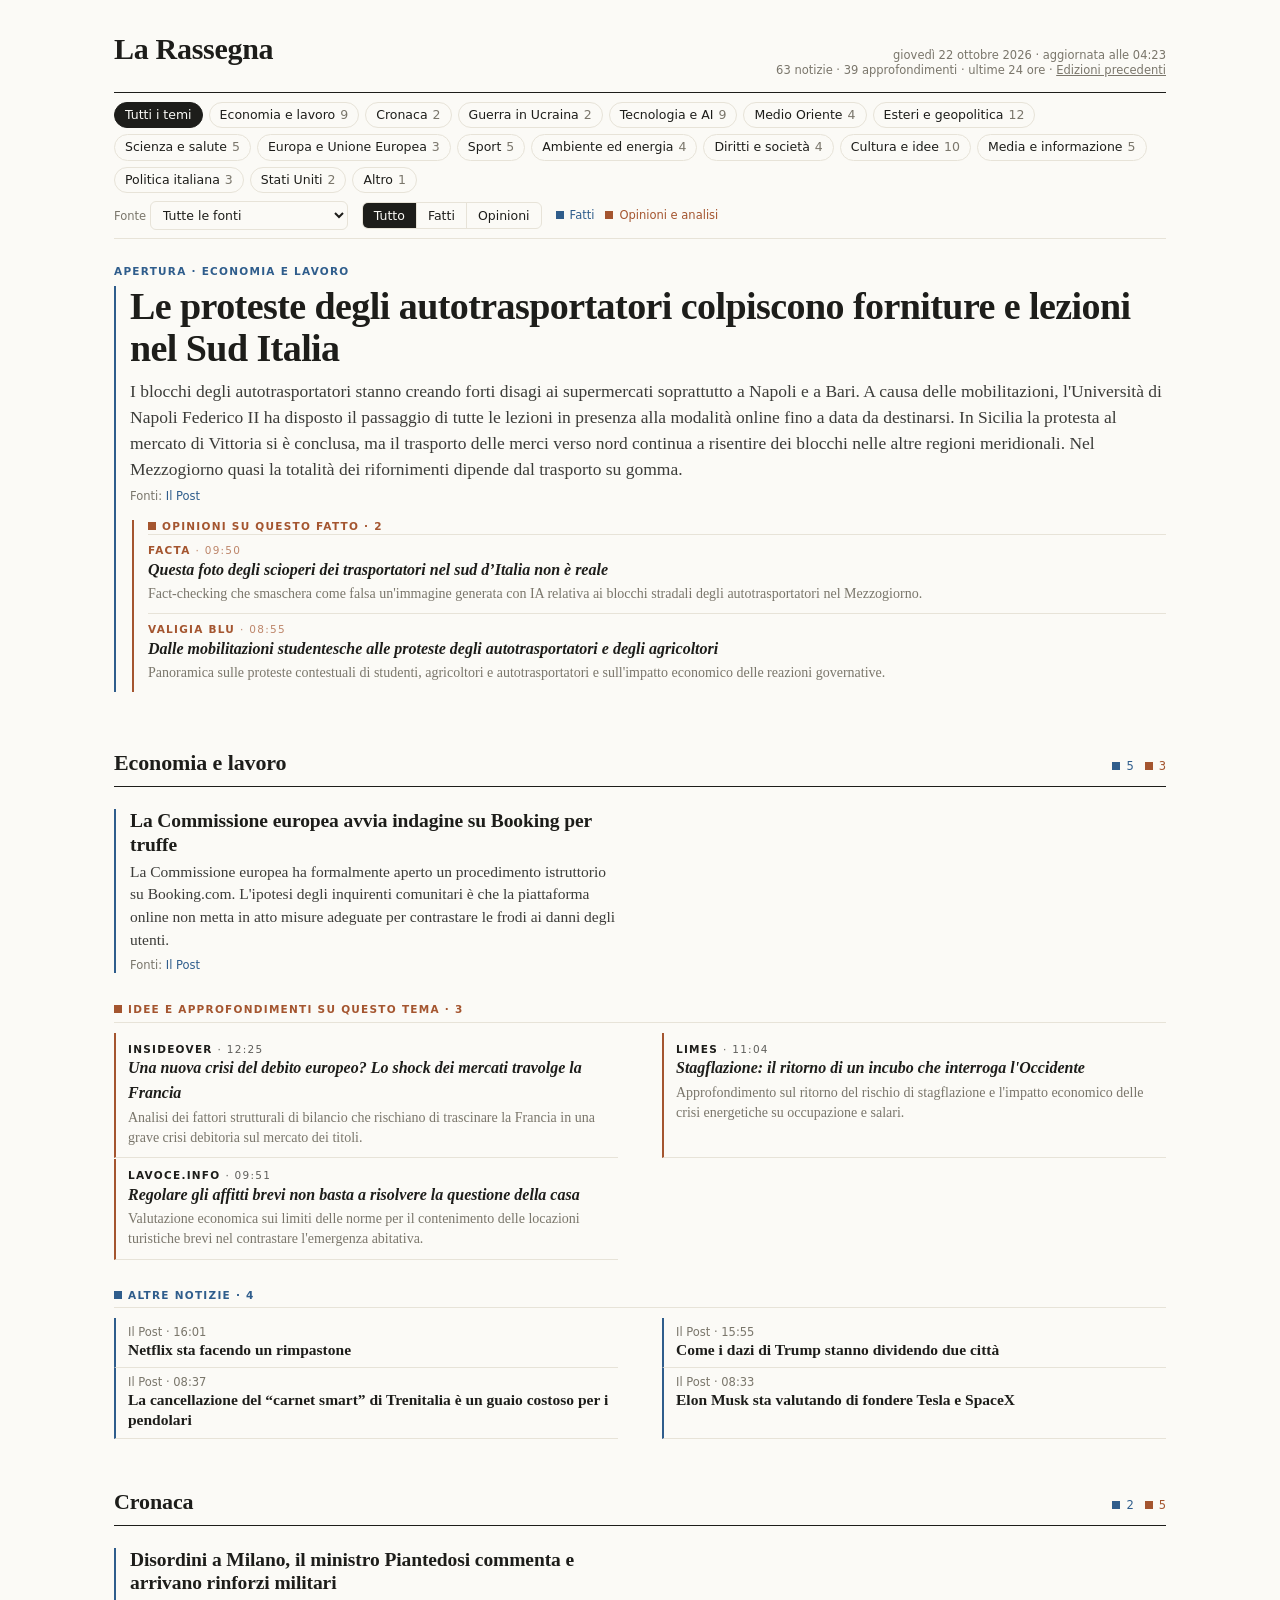
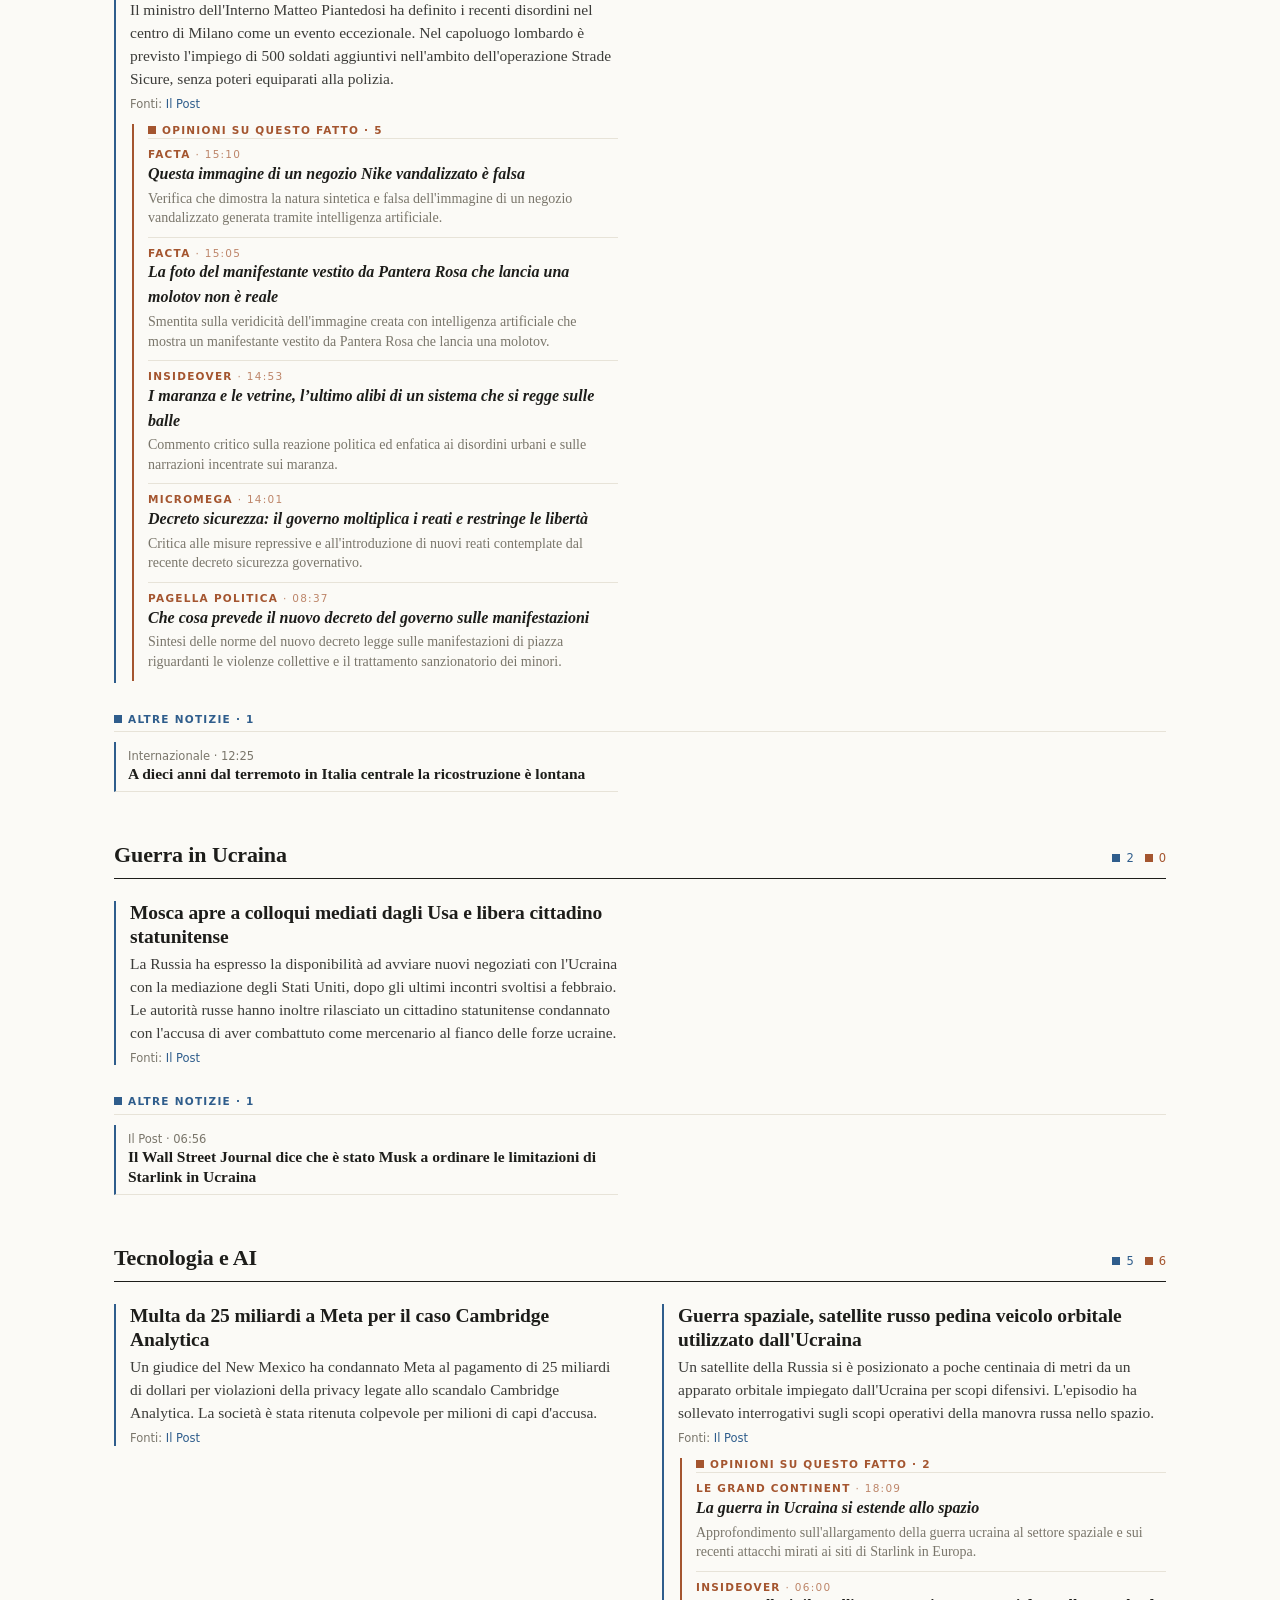
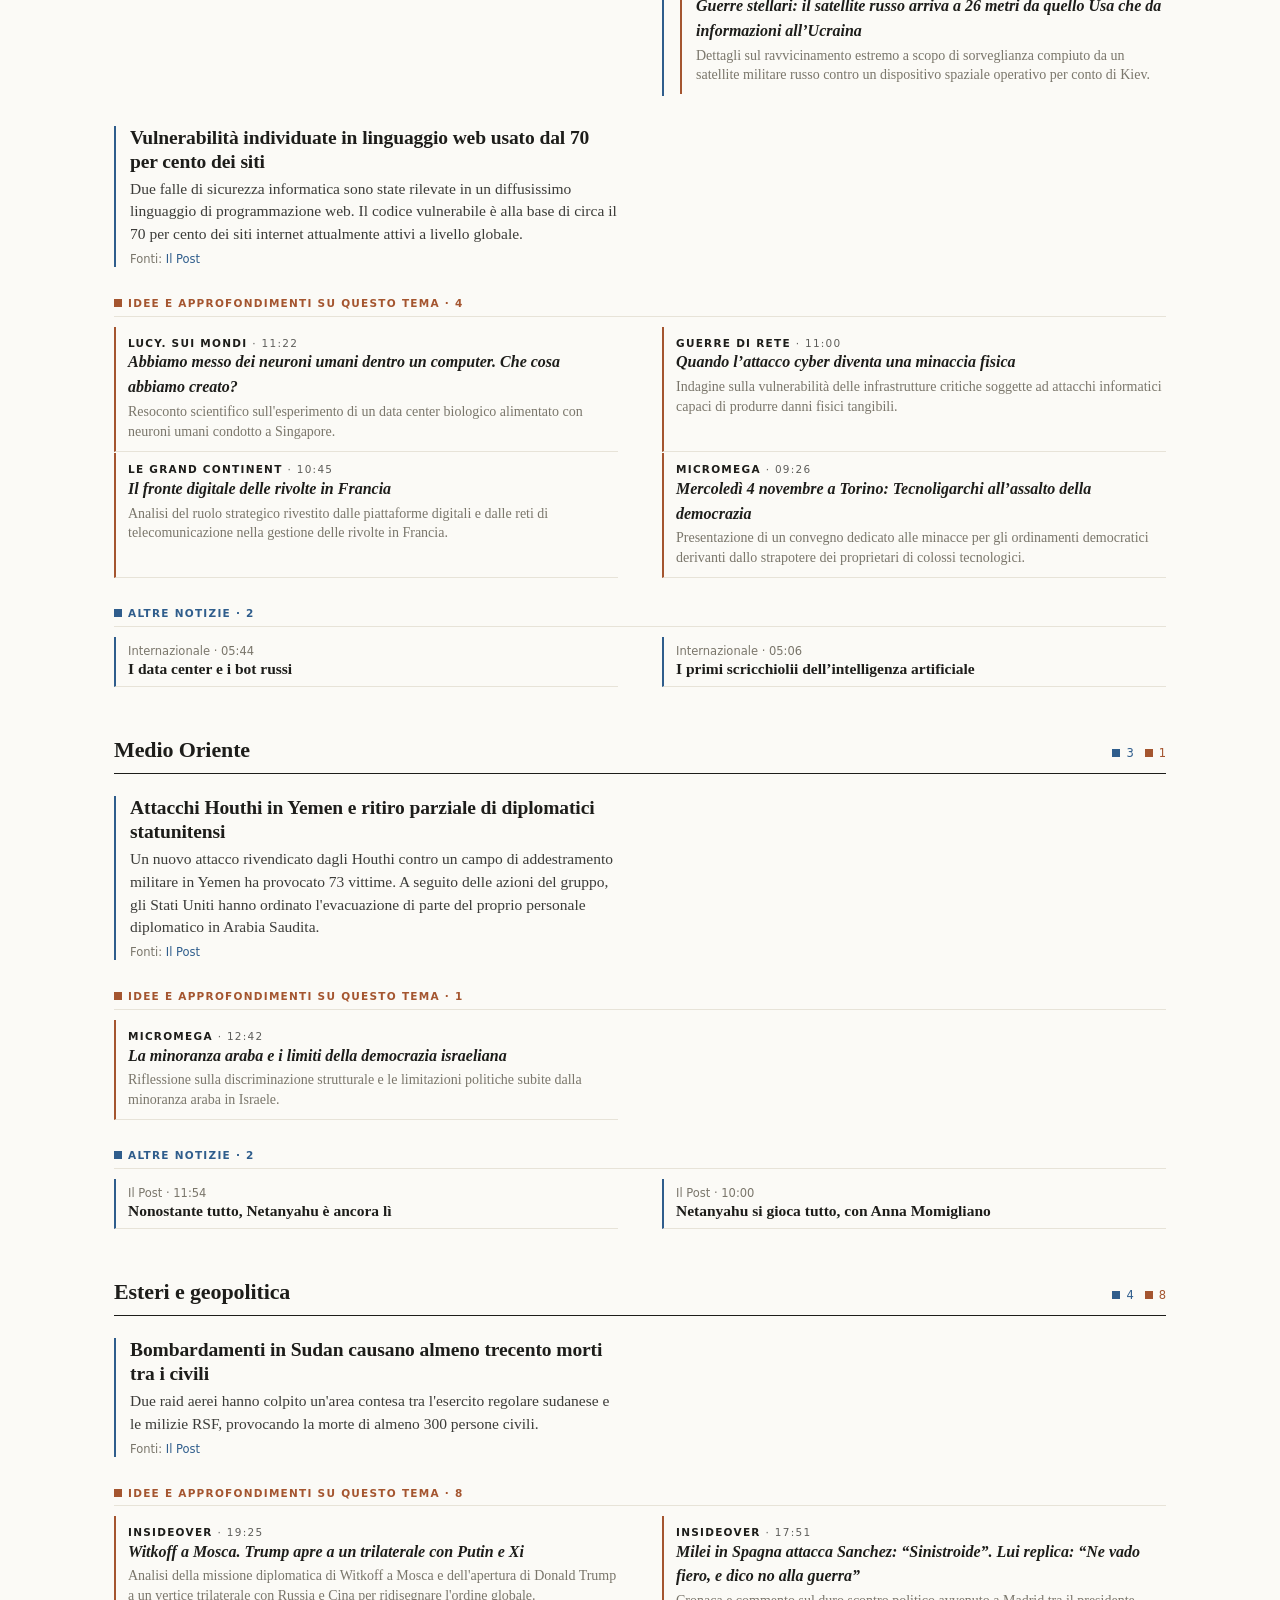
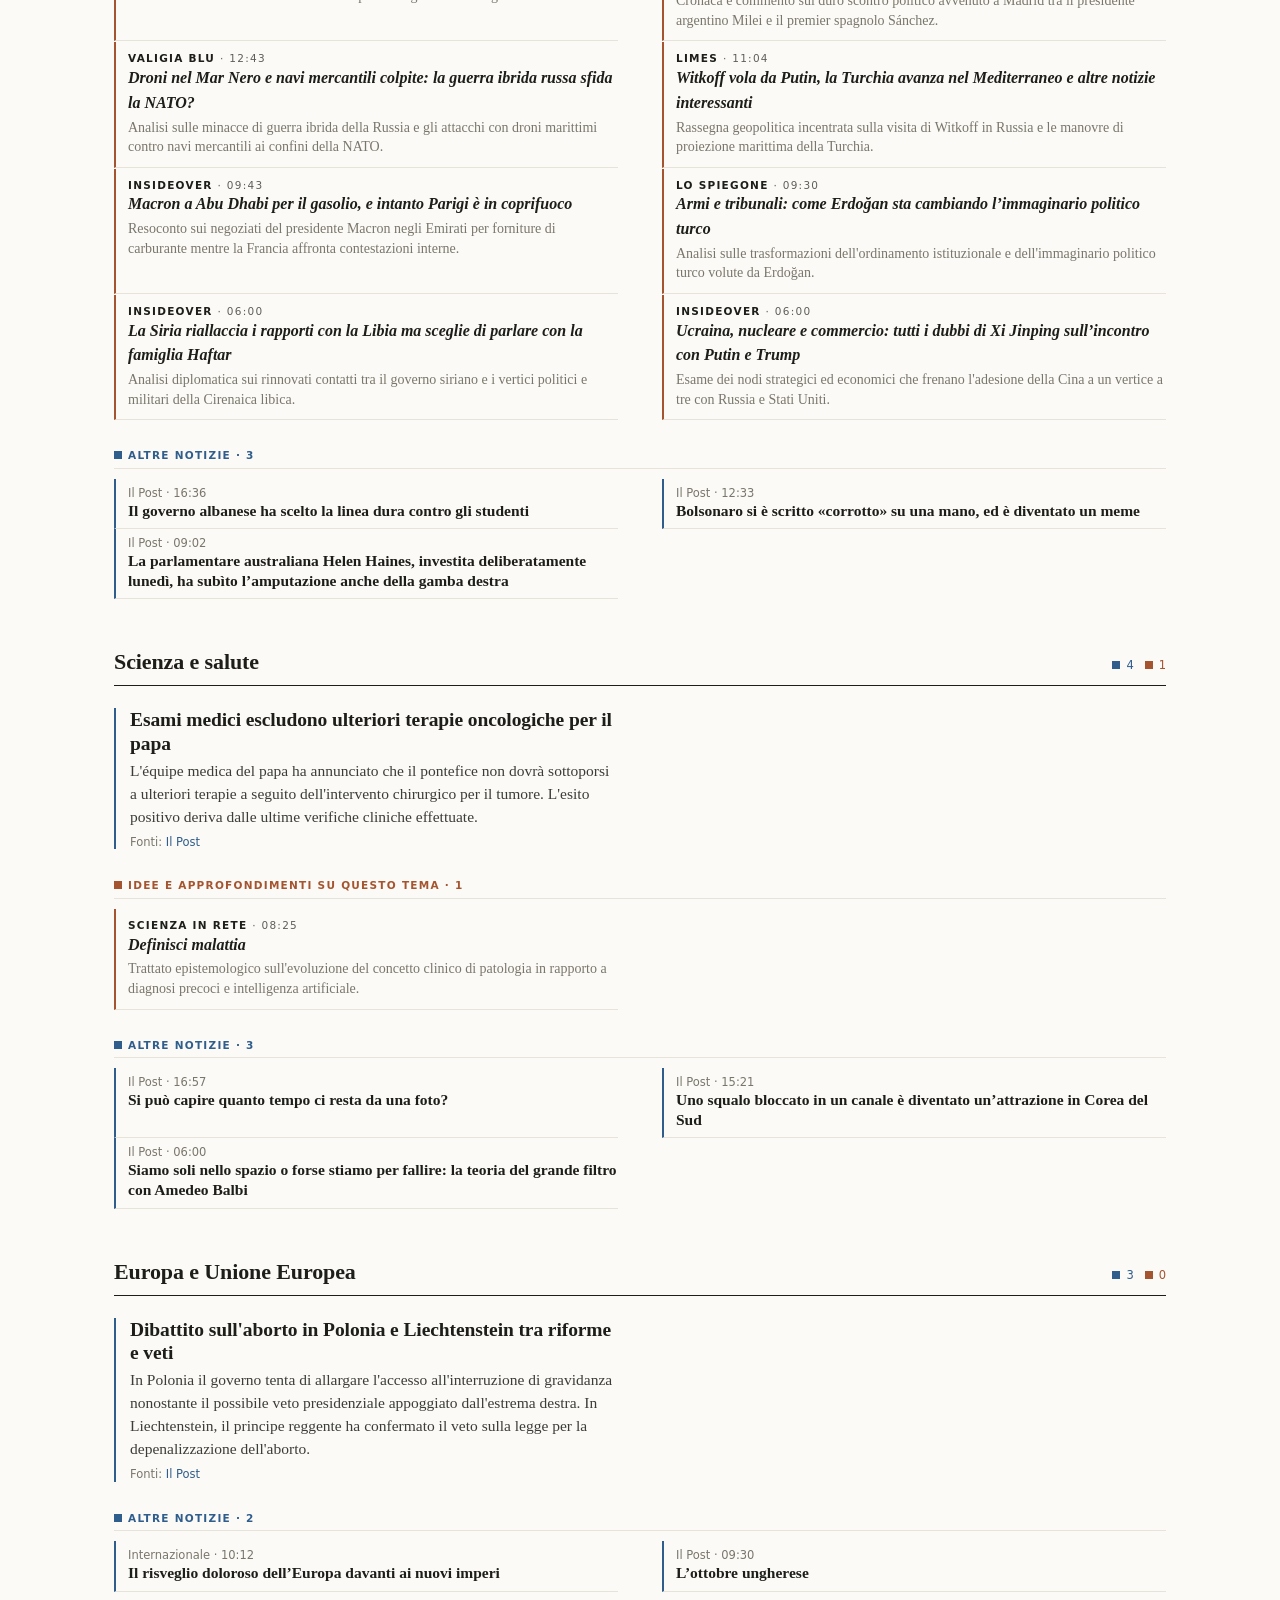
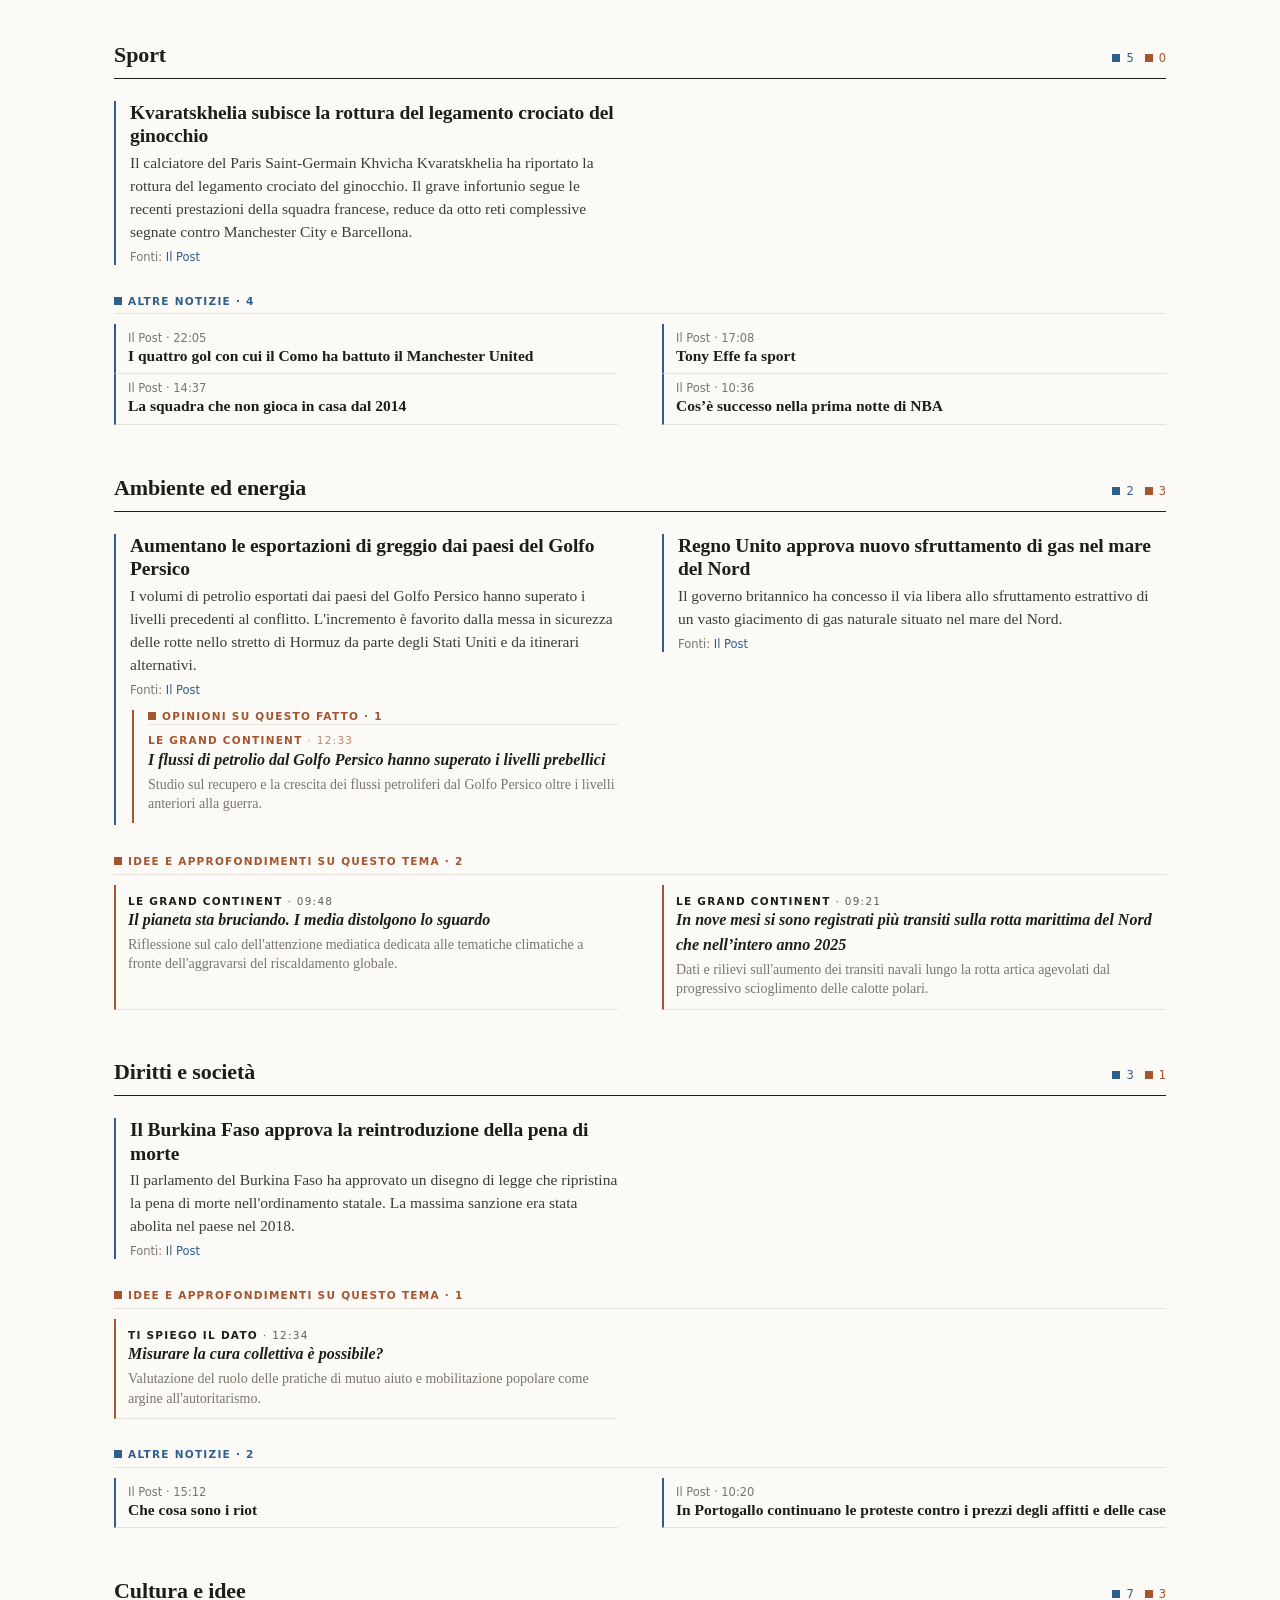
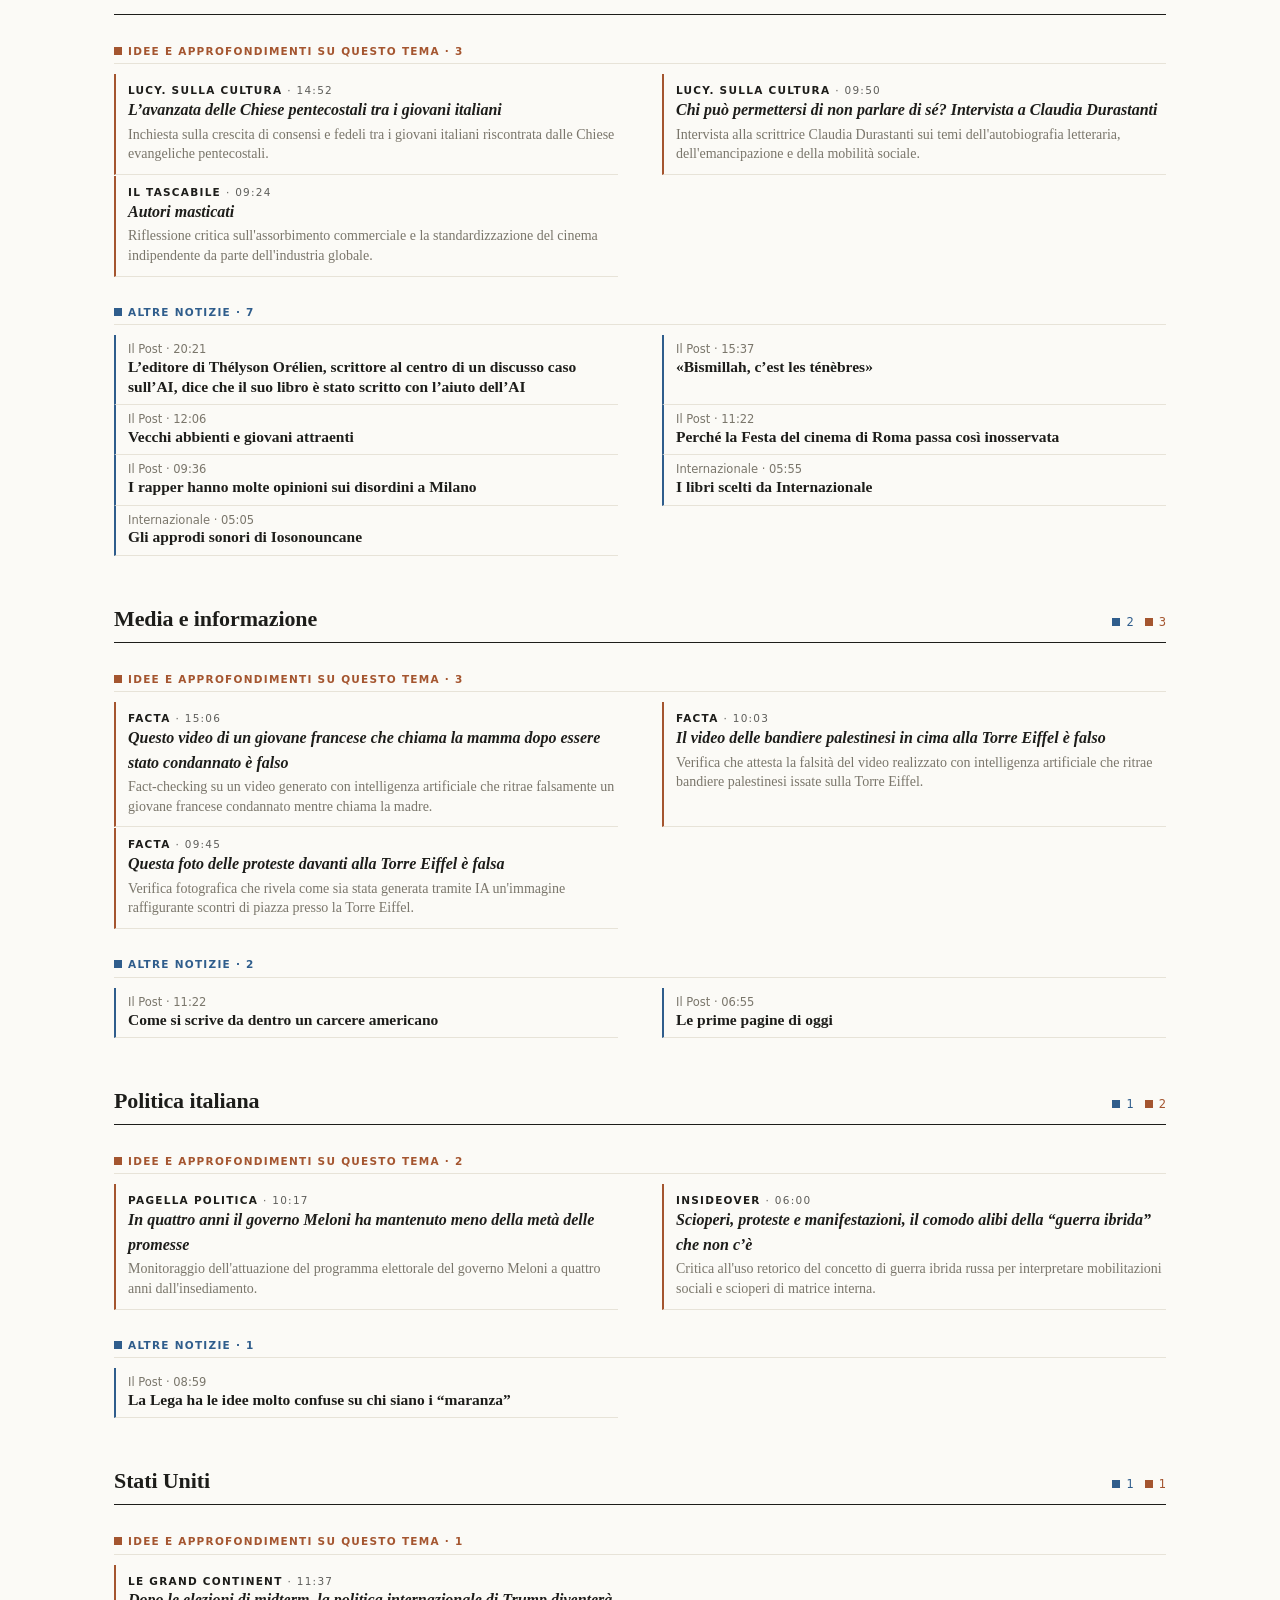
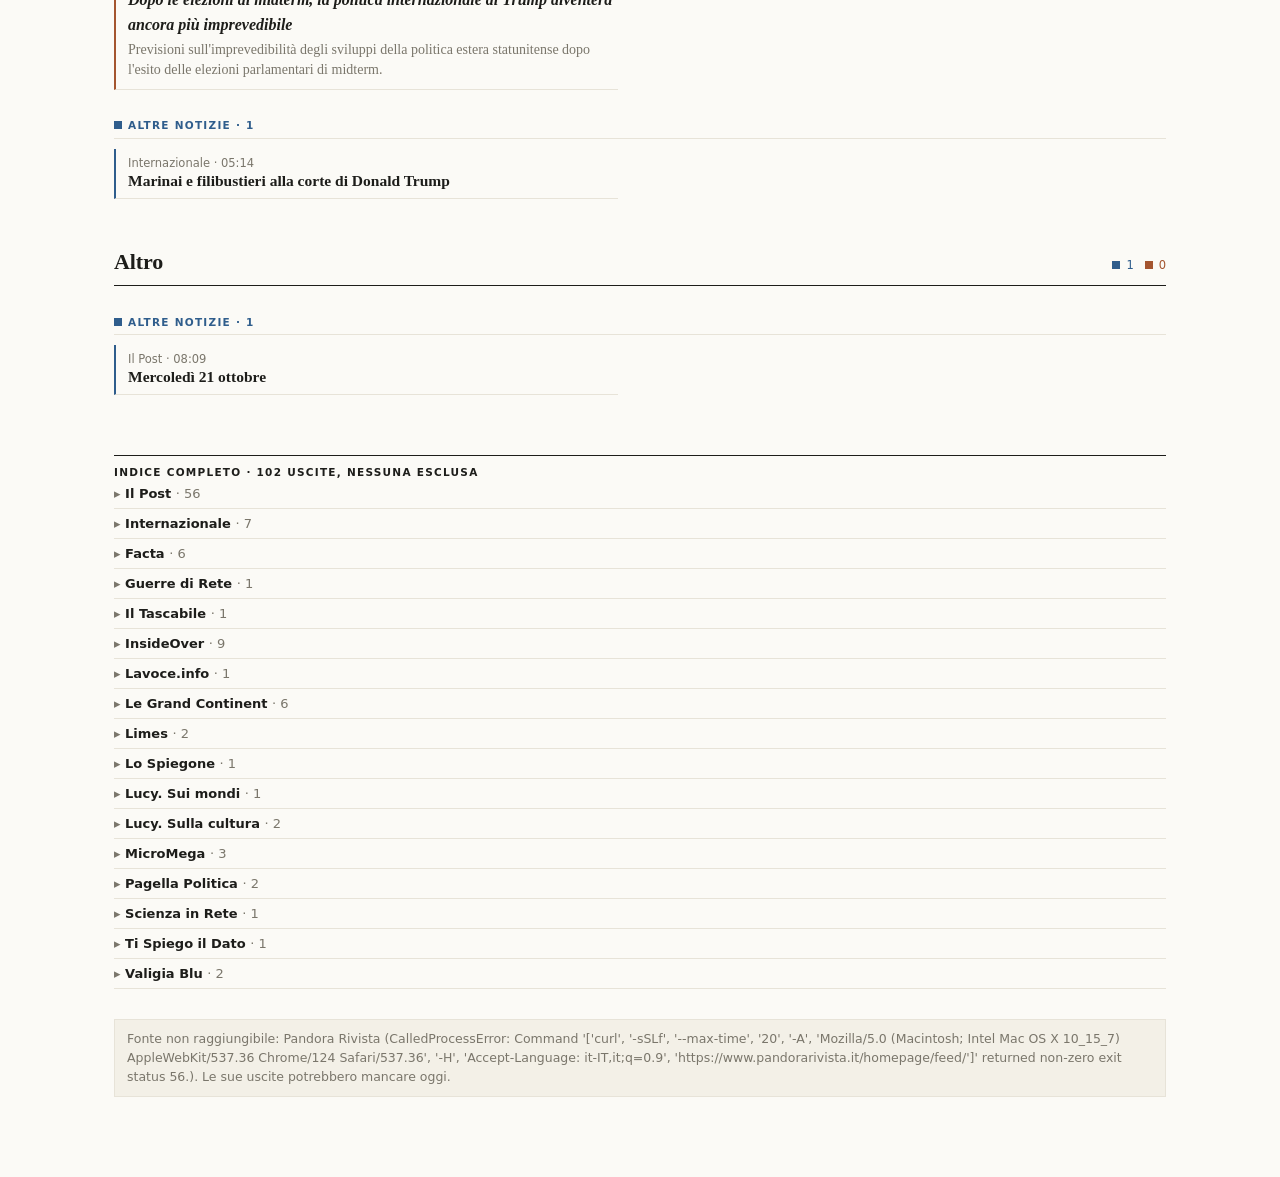
<file: docs/index.html>
<!doctype html><html lang="it"><head><meta charset="utf-8"><meta name="viewport" content="width=device-width,initial-scale=1"><title>La Rassegna — 22/10/2026</title><style>
:root{--paper:#fbfaf6;--ink:#1d1d1a;--mut:#7a766b;--rule:#e7e3d8;--soft:#f3f0e7;
--fact:#2f5d8c;--op:#a4552f}
@media(prefers-color-scheme:dark){:root{--paper:#161613;--ink:#e9e6dc;--mut:#9a9689;--rule:#2d2b25;--soft:#1e1d19;
--fact:#7fb0e6;--op:#e99a74}}
*{box-sizing:border-box}[hidden]{display:none!important}
body{margin:0;background:var(--paper);color:var(--ink);font:16.5px/1.5 'Iowan Old Style','Palatino Linotype',Palatino,Georgia,serif;-webkit-font-smoothing:antialiased}
a{color:inherit;text-decoration:none}a:hover{text-decoration:underline;text-decoration-thickness:1px;text-underline-offset:3px}
img{display:block}
.sn{font:11.5px/1.3 -apple-system,'Helvetica Neue',system-ui,sans-serif;color:var(--mut)}
.sc{font:600 10.5px/1.2 -apple-system,'Helvetica Neue',system-ui,sans-serif;letter-spacing:.12em;text-transform:uppercase}
.page{max-width:1100px;margin:0 auto;padding:0 24px 80px}
.f{color:var(--fact)}.o{color:var(--op)}
.sq:before{content:"";display:inline-block;width:8px;height:8px;background:currentColor;margin-right:6px;vertical-align:0}

/* testata */
.np{display:flex;align-items:baseline;justify-content:space-between;gap:16px;padding:26px 0 14px}
.np h1{margin:0;font-size:30px;letter-spacing:-.01em;font-weight:700}
.np .d{text-align:right}

/* barra dei filtri */
.bar{background:var(--paper);border-top:1px solid var(--ink);border-bottom:1px solid var(--rule);padding:9px 0 8px}
.bar .r1,.bar .r2{display:flex;flex-wrap:wrap;align-items:center;gap:6px 6px}
.bar .r2{margin-top:8px;gap:10px 14px}
.chip{font:12.5px/1 -apple-system,system-ui,sans-serif;border:1px solid var(--rule);background:transparent;color:var(--ink);padding:6px 10px;border-radius:99px;cursor:pointer}
.chip:hover{border-color:var(--ink)}.chip[aria-pressed=true]{background:var(--ink);color:var(--paper);border-color:var(--ink)}
.chip i{font-style:normal;color:var(--mut);margin-left:5px}.chip[aria-pressed=true] i{color:inherit;opacity:.7}
select{font:12.5px -apple-system,system-ui,sans-serif;color:var(--ink);background:var(--paper);border:1px solid var(--rule);border-radius:6px;padding:5px 8px;max-width:220px}
.seg{display:inline-flex;border:1px solid var(--rule);border-radius:6px;overflow:hidden}
.seg button{font:12.5px -apple-system,system-ui,sans-serif;border:0;background:transparent;color:var(--ink);padding:5px 11px;cursor:pointer}
.seg button+button{border-left:1px solid var(--rule)}.seg button[aria-pressed=true]{background:var(--ink);color:var(--paper)}
.bar .st{margin-left:auto}
.reset{font:12.5px -apple-system,system-ui,sans-serif;color:var(--mut);background:none;border:0;cursor:pointer;text-decoration:underline}

/* miniature */
a.th{flex:none;display:block;background:var(--soft);overflow:hidden;border-radius:3px}
a.th img{width:100%;height:100%;object-fit:cover}
.story .th{width:104px;height:72px}.lead .th{width:168px;height:112px}.op .th,.card .th{width:52px;height:52px}

/* fatto + opinioni collegate */
.story{border-left:2px solid var(--fact);padding-left:14px;scroll-margin-top:90px}
.fact{display:flex;gap:16px;justify-content:space-between;align-items:flex-start}
.story h3{margin:0 0 4px;font-size:19.5px;line-height:1.22;font-weight:700;letter-spacing:-.005em}
.story .txt{margin:0;font-size:15.5px;line-height:1.48;color:color-mix(in srgb,var(--ink) 86%,var(--paper))}
.src{margin-top:6px}.src a{margin-right:10px;color:var(--fact)}
.thread{margin:12px 0 2px 2px;padding-left:14px;border-left:2px solid var(--op)}
.thread>.hd{margin-bottom:2px;color:var(--op)}
.op{display:flex;gap:12px;align-items:flex-start;padding:9px 0;border-top:1px solid var(--rule)}
.op:first-of-type{border-top:0}
.op .by,.card .by{display:block;margin-bottom:1px}
.op a.t,.card a.t{font-size:16px;line-height:1.28;font-weight:600;font-style:italic}
.op p,.card p{margin:2px 0 0;font-size:14px;line-height:1.4;color:var(--mut)}
.story.ctx .txt,.story.ctx .src,.story.ctx .th{display:none}
.story.ctx h3{font-size:14.5px;font-weight:600;color:var(--mut)}
.story.ctx .thread{margin-top:6px}

/* apertura */
.lead{margin-top:26px;padding-bottom:6px}
.lead h3{font-size:clamp(26px,3.6vw,38px);line-height:1.1;margin:0 0 8px;letter-spacing:-.015em}
.lead .txt{font-size:17.5px;line-height:1.5}
.lead .thread{margin-top:16px}
.lead>.sc{display:block;margin:0 0 8px}

/* sezioni */
section.sez{margin-top:46px}
.sez>.h{display:flex;align-items:baseline;gap:14px;border-bottom:1px solid var(--ink);padding-bottom:7px;margin-bottom:22px}
.sez>.h h2{margin:0;font-size:22px;letter-spacing:-.005em}
.sez>.h .sn{margin-left:auto}
.grid{display:grid;grid-template-columns:repeat(2,minmax(0,1fr));gap:30px 44px;align-items:start}
.sub{margin-top:30px}.sub>.hd{padding-bottom:6px;margin-bottom:10px;border-bottom:1px solid var(--rule)}
.cards{display:grid;grid-template-columns:repeat(2,minmax(0,1fr));gap:2px 44px}
.card{display:flex;gap:12px;align-items:flex-start;padding:10px 0 10px 12px;border-left:2px solid var(--op);border-bottom:1px solid var(--rule);margin-bottom:-1px}
.others ul{list-style:none;margin:0;padding:0;display:grid;grid-template-columns:repeat(2,minmax(0,1fr));gap:0 44px}
.others li{padding:7px 0 7px 12px;border-left:2px solid var(--fact);border-bottom:1px solid var(--rule);font-size:15.5px;line-height:1.3}
.others li a{font-weight:600}
.others li .sn{display:block}

/* indice completo */
.full{margin-top:60px;border-top:1px solid var(--ink);padding-top:10px}
.full details{border-bottom:1px solid var(--rule);padding:7px 0}
.full summary{cursor:pointer;font:600 13px -apple-system,system-ui,sans-serif;list-style:none}
.full summary::-webkit-details-marker{display:none}.full summary:before{content:"▸ ";color:var(--mut)}
.full details[open] summary:before{content:"▾ "}.full summary i{font-style:normal;color:var(--mut);font-weight:500}
.full ul{list-style:none;margin:6px 0 2px;padding:0}.full li{padding:2px 0 2px 10px;font-size:14.5px;line-height:1.35;border-left:2px solid var(--fact)}
.full li.p{border-left-color:var(--op)}.full li span{font:11px -apple-system,system-ui,sans-serif;color:var(--mut);margin-right:8px}
.warn{margin-top:30px;padding:10px 12px;border:1px solid var(--rule);background:var(--soft);font:12.5px/1.5 -apple-system,system-ui,sans-serif;color:var(--mut)}
.empty{padding:50px 0;text-align:center;color:var(--mut);font-style:italic}
[data-fsrc]{cursor:pointer}[data-fsrc]:hover{color:var(--ink);text-decoration:underline dotted}

@media(max-width:860px){.grid,.cards,.others ul{grid-template-columns:1fr}}
@media(max-width:600px){.bar .r1{flex-wrap:nowrap;overflow-x:auto;padding-bottom:4px;scrollbar-width:none}.bar .r1::-webkit-scrollbar{display:none}.chip{white-space:nowrap}
 .page{padding:0 16px 60px}.np{flex-direction:column;gap:4px;padding-top:18px}.np .d{text-align:left}
 .lead .th{width:96px;height:72px}.bar .st{margin-left:0}}
</style></head><body><div class="page"><header class="np"><h1>La Rassegna</h1><div class="d sn">giovedì 22 ottobre 2026 · aggiornata alle 04:23<br>63 notizie · 39 approfondimenti · ultime 24 ore · <a href="archivio/" style="text-decoration:underline">Edizioni precedenti</a></div></header><div class="bar"><div class="r1"><button class="chip" data-topic-chip="" aria-pressed="true">Tutti i temi</button><button class="chip" data-topic-chip="Economia e lavoro">Economia e lavoro<i>9</i></button><button class="chip" data-topic-chip="Cronaca">Cronaca<i>2</i></button><button class="chip" data-topic-chip="Guerra in Ucraina">Guerra in Ucraina<i>2</i></button><button class="chip" data-topic-chip="Tecnologia e AI">Tecnologia e AI<i>9</i></button><button class="chip" data-topic-chip="Medio Oriente">Medio Oriente<i>4</i></button><button class="chip" data-topic-chip="Esteri e geopolitica">Esteri e geopolitica<i>12</i></button><button class="chip" data-topic-chip="Scienza e salute">Scienza e salute<i>5</i></button><button class="chip" data-topic-chip="Europa e Unione Europea">Europa e Unione Europea<i>3</i></button><button class="chip" data-topic-chip="Sport">Sport<i>5</i></button><button class="chip" data-topic-chip="Ambiente ed energia">Ambiente ed energia<i>4</i></button><button class="chip" data-topic-chip="Diritti e società">Diritti e società<i>4</i></button><button class="chip" data-topic-chip="Cultura e idee">Cultura e idee<i>10</i></button><button class="chip" data-topic-chip="Media e informazione">Media e informazione<i>5</i></button><button class="chip" data-topic-chip="Politica italiana">Politica italiana<i>3</i></button><button class="chip" data-topic-chip="Stati Uniti">Stati Uniti<i>2</i></button><button class="chip" data-topic-chip="Altro">Altro<i>1</i></button></div><div class="r2"><label class="sn">Fonte <select id="fonte"><option value="">Tutte le fonti</option><optgroup label="Notizie"><option value="Il Post">Il Post (56)</option><option value="Internazionale">Internazionale (7)</option></optgroup><optgroup label="Approfondimenti"><option value="Pagella Politica">Pagella Politica (2)</option><option value="Facta">Facta (6)</option><option value="Il Tascabile">Il Tascabile (1)</option><option value="Valigia Blu">Valigia Blu (2)</option><option value="Lucy. Sulla cultura">Lucy. Sulla cultura (2)</option><option value="Lucy. Sui mondi">Lucy. Sui mondi (1)</option><option value="InsideOver">InsideOver (9)</option><option value="MicroMega">MicroMega (3)</option><option value="Limes">Limes (2)</option><option value="ISPI Online" disabled>ISPI Online (0)</option><option value="Lo Spiegone">Lo Spiegone (1)</option><option value="Ti Spiego il Dato">Ti Spiego il Dato (1)</option><option value="Scienza in Rete">Scienza in Rete (1)</option><option value="Guerre di Rete">Guerre di Rete (1)</option><option value="Pandora Rivista" disabled>Pandora Rivista (0)</option><option value="Lavoce.info">Lavoce.info (1)</option><option value="Le Grand Continent">Le Grand Continent (6)</option></optgroup></select></label><span class="seg"><button data-kind="all">Tutto</button><button data-kind="fatti">Fatti</button><button data-kind="opinioni">Opinioni</button></span><span class="sn"><span class="f sq">Fatti</span> &nbsp; <span class="o sq">Opinioni e analisi</span></span><button class="reset" hidden>Azzera filtri</button><span class="st sn"></span></div></div><div class="lead" data-topic="Economia e lavoro"><span class="sc f">Apertura · Economia e lavoro</span><article class="story" id="s0" data-src="Il Post"><div class="fact"><div><h3><a href="https://www.ilpost.it/2026/10/21/supermercati-carenze-prodotti-proteste-autotrasportatori-sud/">Le proteste degli autotrasportatori colpiscono forniture e lezioni nel Sud Italia</a></h3><p class="txt">I blocchi degli autotrasportatori stanno creando forti disagi ai supermercati soprattutto a Napoli e a Bari. A causa delle mobilitazioni, l&#x27;Università di Napoli Federico II ha disposto il passaggio di tutte le lezioni in presenza alla modalità online fino a data da destinarsi. In Sicilia la protesta al mercato di Vittoria si è conclusa, ma il trasporto delle merci verso nord continua a risentire dei blocchi nelle altre regioni meridionali. Nel Mezzogiorno quasi la totalità dei rifornimenti dipende dal trasporto su gomma.</p><div class="src sn">Fonti: <a href="https://www.ilpost.it/2026/10/21/mercato-vittoria-protesta-autotrasportatori-sicilia-frutta-verdura/">Il Post</a></div></div><a class="th" href="https://www.ilpost.it/2026/10/21/supermercati-carenze-prodotti-proteste-autotrasportatori-sud/"><img src="https://static-prod.cdnilpost.com/wp-content/uploads/2026/10/21/680x453/1792593534-ilpost_20261021163344672_d27694d1e88d0895512d08bffd21fcfe.jpg" alt="" loading="lazy" referrerpolicy="no-referrer" onerror="this.closest('a').remove()" onload="if(this.naturalWidth<60)this.closest('a').remove()"></a></div><div class="thread"><div class="hd sc sq">Opinioni su questo fatto · <span class="cnt">2</span></div><div class="op o" data-src="Facta"><a class="th" href="https://www.facta.news/antibufale/foto-scioperi-trasportatori-sud-italia"><img src="https://www.facta.news/antibufale/image/21932?t=21927-4&amp;hover=1" alt="" loading="lazy" referrerpolicy="no-referrer" onerror="this.closest('a').remove()" onload="if(this.naturalWidth<60)this.closest('a').remove()"></a><div><span class="by sc"><span data-fsrc="Facta" title="Mostra solo Facta">Facta</span> <span style="font-weight:500;opacity:.7">· 09:50</span></span><a class="t" style="color:var(--ink)" href="https://www.facta.news/antibufale/foto-scioperi-trasportatori-sud-italia">Questa foto degli scioperi dei trasportatori nel sud d’Italia non è reale</a><p>Fact-checking che smaschera come falsa un&#x27;immagine generata con IA relativa ai blocchi stradali degli autotrasportatori nel Mezzogiorno.</p></div></div><div class="op o" data-src="Valigia Blu"><a class="th" href="https://www.valigiablu.it/perche-protestano-autotrasportatori-agricoltori/"><img src="https://www.valigiablu.it/wp-content/uploads/2026/10/autotrasportatori-blocchi-1024x586.jpg" alt="" loading="lazy" referrerpolicy="no-referrer" onerror="this.closest('a').remove()" onload="if(this.naturalWidth<60)this.closest('a').remove()"></a><div><span class="by sc"><span data-fsrc="Valigia Blu" title="Mostra solo Valigia Blu">Valigia Blu</span> <span style="font-weight:500;opacity:.7">· 08:55</span></span><a class="t" style="color:var(--ink)" href="https://www.valigiablu.it/perche-protestano-autotrasportatori-agricoltori/">Dalle mobilitazioni studentesche alle proteste degli autotrasportatori e degli agricoltori</a><p>Panoramica sulle proteste contestuali di studenti, agricoltori e autotrasportatori e sull&#x27;impatto economico delle reazioni governative.</p></div></div></div></article></div><section class="sez" data-topic="Economia e lavoro"><div class="h"><h2>Economia e lavoro</h2><span class="sn"><span class="f sq">5</span> &nbsp; <span class="o sq">3</span></span></div><div class="grid"><article class="story" id="s10" data-src="Il Post"><div class="fact"><div><h3><a href="https://www.ilpost.it/2026/10/21/commissione-europea-indagine-booking-frodi/">La Commissione europea avvia indagine su Booking per truffe</a></h3><p class="txt">La Commissione europea ha formalmente aperto un procedimento istruttorio su Booking.com. L&#x27;ipotesi degli inquirenti comunitari è che la piattaforma online non metta in atto misure adeguate per contrastare le frodi ai danni degli utenti.</p><div class="src sn">Fonti: <a href="https://www.ilpost.it/2026/10/21/commissione-europea-indagine-booking-frodi/">Il Post</a></div></div><a class="th" href="https://www.ilpost.it/2026/10/21/commissione-europea-indagine-booking-frodi/"><img src="https://static-prod.cdnilpost.com/wp-content/uploads/2026/10/21/680x453/1792587864-GettyImages-2232962296.jpg" alt="" loading="lazy" referrerpolicy="no-referrer" onerror="this.closest('a').remove()" onload="if(this.naturalWidth<60)this.closest('a').remove()"></a></div></article></div><div class="sub"><div class="hd sc o sq">Idee e approfondimenti su questo tema · 3</div><div class="cards"><div class="card" data-src="InsideOver"><a class="th" href="https://it.insideover.com/economia/una-nuova-crisi-del-debito-europeo-lo-shock-dei-mercati-travolge-la-francia.html"><img src="https://media.insideover.com/wp-content/uploads/2026/10/francia-1.jpg" alt="" loading="lazy" referrerpolicy="no-referrer" onerror="this.closest('a').remove()" onload="if(this.naturalWidth<60)this.closest('a').remove()"></a><div><span class="by sc"><span data-fsrc="InsideOver" title="Mostra solo InsideOver">InsideOver</span> <span style="font-weight:500;opacity:.7">· 12:25</span></span><a class="t" href="https://it.insideover.com/economia/una-nuova-crisi-del-debito-europeo-lo-shock-dei-mercati-travolge-la-francia.html">Una nuova crisi del debito europeo? Lo shock dei mercati travolge la Francia</a><p>Analisi dei fattori strutturali di bilancio che rischiano di trascinare la Francia in una grave crisi debitoria sul mercato dei titoli.</p></div></div><div class="card" data-src="Limes"><a class="th" href="https://www.limesonline.com/articoli/stagflazione-inflazione-crisi-energetica-costi-sociali-lavoratori-neoliberismo-keynesismo-22951385/"><img src="https://www.gedistatic.it/content/gedi/img/limesonline/2026/10/21/110821391-40312cc1-b96e-4ed6-b0ee-4b21bf4664b6.jpg" alt="" loading="lazy" referrerpolicy="no-referrer" onerror="this.closest('a').remove()" onload="if(this.naturalWidth<60)this.closest('a').remove()"></a><div><span class="by sc"><span data-fsrc="Limes" title="Mostra solo Limes">Limes</span> <span style="font-weight:500;opacity:.7">· 11:04</span></span><a class="t" href="https://www.limesonline.com/articoli/stagflazione-inflazione-crisi-energetica-costi-sociali-lavoratori-neoliberismo-keynesismo-22951385/">Stagflazione: il ritorno di un incubo che interroga l&#x27;Occidente</a><p>Approfondimento sul ritorno del rischio di stagflazione e l&#x27;impatto economico delle crisi energetiche su occupazione e salari.</p></div></div><div class="card" data-src="Lavoce.info"><a class="th" href="https://lavoce.info/archives/114467/regolare-gli-affitti-brevi-non-basta-a-risolvere-la-questione-della-casa/"><img src="https://r3-it.storage.cloud.it/lavoce-info-uploads/uploads/2026/10/Sunlit-Balcony-Overlooking-a-Historic-Cityscape.png" alt="" loading="lazy" referrerpolicy="no-referrer" onerror="this.closest('a').remove()" onload="if(this.naturalWidth<60)this.closest('a').remove()"></a><div><span class="by sc"><span data-fsrc="Lavoce.info" title="Mostra solo Lavoce.info">Lavoce.info</span> <span style="font-weight:500;opacity:.7">· 09:51</span></span><a class="t" href="https://lavoce.info/archives/114467/regolare-gli-affitti-brevi-non-basta-a-risolvere-la-questione-della-casa/">Regolare gli affitti brevi non basta a risolvere la questione della casa</a><p>Valutazione economica sui limiti delle norme per il contenimento delle locazioni turistiche brevi nel contrastare l&#x27;emergenza abitativa.</p></div></div></div></div><div class="sub others"><div class="hd sc f sq">Altre notizie · 4</div><ul><li data-src="Il Post"><span class="sn">Il Post · 16:01</span><a href="https://www.ilpost.it/2026/10/21/netflix-ristrutturazione/">Netflix sta facendo un rimpastone</a></li><li data-src="Il Post"><span class="sn">Il Post · 15:55</span><a href="https://www.ilpost.it/2026/10/21/dazi-trump-canada-detroit-windsor/">Come i dazi di Trump stanno dividendo due città</a></li><li data-src="Il Post"><span class="sn">Il Post · 08:37</span><a href="https://www.ilpost.it/2026/10/21/cancellazione-carnet-smart-trenitalia/">La cancellazione del “carnet smart” di Trenitalia è un guaio costoso per i pendolari</a></li><li data-src="Il Post"><span class="sn">Il Post · 08:33</span><a href="https://www.ilpost.it/2026/10/21/tesla-space-x-elon-musk-possibile-fusione/">Elon Musk sta valutando di fondere Tesla e SpaceX</a></li></ul></div></section><section class="sez" data-topic="Cronaca"><div class="h"><h2>Cronaca</h2><span class="sn"><span class="f sq">2</span> &nbsp; <span class="o sq">5</span></span></div><div class="grid"><article class="story" id="s1" data-src="Il Post"><div class="fact"><div><h3><a href="https://www.ilpost.it/2026/10/21/piantedosi-disordini-milano/">Disordini a Milano, il ministro Piantedosi commenta e arrivano rinforzi militari</a></h3><p class="txt">Il ministro dell&#x27;Interno Matteo Piantedosi ha definito i recenti disordini nel centro di Milano come un evento eccezionale. Nel capoluogo lombardo è previsto l&#x27;impiego di 500 soldati aggiuntivi nell&#x27;ambito dell&#x27;operazione Strade Sicure, senza poteri equiparati alla polizia.</p><div class="src sn">Fonti: <a href="https://www.ilpost.it/2026/10/21/500-soldati-milano-cosa-faranno-esercito/">Il Post</a></div></div><a class="th" href="https://www.ilpost.it/2026/10/21/piantedosi-disordini-milano/"><img src="https://static-prod.cdnilpost.com/wp-content/uploads/2026/10/21/680x453/1792595600-24868476_large.jpg" alt="" loading="lazy" referrerpolicy="no-referrer" onerror="this.closest('a').remove()" onload="if(this.naturalWidth<60)this.closest('a').remove()"></a></div><div class="thread"><div class="hd sc sq">Opinioni su questo fatto · <span class="cnt">5</span></div><div class="op o" data-src="Facta"><a class="th" href="https://www.facta.news/antibufale/negozio-nike-vandalizzato"><img src="https://www.facta.news/antibufale/image/21946?t=21941-4&amp;hover=1" alt="" loading="lazy" referrerpolicy="no-referrer" onerror="this.closest('a').remove()" onload="if(this.naturalWidth<60)this.closest('a').remove()"></a><div><span class="by sc"><span data-fsrc="Facta" title="Mostra solo Facta">Facta</span> <span style="font-weight:500;opacity:.7">· 15:10</span></span><a class="t" style="color:var(--ink)" href="https://www.facta.news/antibufale/negozio-nike-vandalizzato">Questa immagine di un negozio Nike vandalizzato è falsa</a><p>Verifica che dimostra la natura sintetica e falsa dell&#x27;immagine di un negozio vandalizzato generata tramite intelligenza artificiale.</p></div></div><div class="op o" data-src="Facta"><a class="th" href="https://www.facta.news/antibufale/pantera-rosa-lancia-molotov"><img src="https://www.facta.news/antibufale/image/21939?t=21940-4&amp;hover=1" alt="" loading="lazy" referrerpolicy="no-referrer" onerror="this.closest('a').remove()" onload="if(this.naturalWidth<60)this.closest('a').remove()"></a><div><span class="by sc"><span data-fsrc="Facta" title="Mostra solo Facta">Facta</span> <span style="font-weight:500;opacity:.7">· 15:05</span></span><a class="t" style="color:var(--ink)" href="https://www.facta.news/antibufale/pantera-rosa-lancia-molotov">La foto del manifestante vestito da Pantera Rosa che lancia una molotov non è reale</a><p>Smentita sulla veridicità dell&#x27;immagine creata con intelligenza artificiale che mostra un manifestante vestito da Pantera Rosa che lancia una molotov.</p></div></div><div class="op o" data-src="InsideOver"><a class="th" href="https://it.insideover.com/media-e-potere/i-maranza-e-le-vetrine-lultimo-alibi-di-un-sistema-che-si-regge-sulle-balle.html"><img src="https://media.insideover.com/wp-content/uploads/2026/10/disordini.jpg" alt="" loading="lazy" referrerpolicy="no-referrer" onerror="this.closest('a').remove()" onload="if(this.naturalWidth<60)this.closest('a').remove()"></a><div><span class="by sc"><span data-fsrc="InsideOver" title="Mostra solo InsideOver">InsideOver</span> <span style="font-weight:500;opacity:.7">· 14:53</span></span><a class="t" style="color:var(--ink)" href="https://it.insideover.com/media-e-potere/i-maranza-e-le-vetrine-lultimo-alibi-di-un-sistema-che-si-regge-sulle-balle.html">I maranza e le vetrine, l’ultimo alibi di un sistema che si regge sulle balle</a><p>Commento critico sulla reazione politica ed enfatica ai disordini urbani e sulle narrazioni incentrate sui maranza.</p></div></div><div class="op o" data-src="MicroMega"><a class="th" href="https://www.micromega.net/decreto-sicurezza-il-governo-moltiplica-i-reati-e-restringe-le-liberta/"><img src="https://static.mitigo.systems/micromega-mitigo/2026/10/Meloni.jpg" alt="" loading="lazy" referrerpolicy="no-referrer" onerror="this.closest('a').remove()" onload="if(this.naturalWidth<60)this.closest('a').remove()"></a><div><span class="by sc"><span data-fsrc="MicroMega" title="Mostra solo MicroMega">MicroMega</span> <span style="font-weight:500;opacity:.7">· 14:01</span></span><a class="t" style="color:var(--ink)" href="https://www.micromega.net/decreto-sicurezza-il-governo-moltiplica-i-reati-e-restringe-le-liberta/">Decreto sicurezza: il governo moltiplica i reati e restringe le libertà</a><p>Critica alle misure repressive e all&#x27;introduzione di nuovi reati contemplate dal recente decreto sicurezza governativo.</p></div></div><div class="op o" data-src="Pagella Politica"><a class="th" href="https://pagellapolitica.it/articoli/nuovo-decreto-governo-manifestazioni-cosa-prevede"><img src="https://cdn.pagellapolitica.it/wp-content/uploads/2026/10/Screenshot-2026-10-21-alle-10.07.15-1-1024x670.png" alt="" loading="lazy" referrerpolicy="no-referrer" onerror="this.closest('a').remove()" onload="if(this.naturalWidth<60)this.closest('a').remove()"></a><div><span class="by sc"><span data-fsrc="Pagella Politica" title="Mostra solo Pagella Politica">Pagella Politica</span> <span style="font-weight:500;opacity:.7">· 08:37</span></span><a class="t" style="color:var(--ink)" href="https://pagellapolitica.it/articoli/nuovo-decreto-governo-manifestazioni-cosa-prevede">Che cosa prevede il nuovo decreto del governo sulle manifestazioni</a><p>Sintesi delle norme del nuovo decreto legge sulle manifestazioni di piazza riguardanti le violenze collettive e il trattamento sanzionatorio dei minori.</p></div></div></div></article></div><div class="sub others"><div class="hd sc f sq">Altre notizie · 1</div><ul><li data-src="Internazionale"><span class="sn">Internazionale · 12:25</span><a href="https://www.internazionale.it/video/2026/10/21/a-dieci-anni-dall-terremoto-in-italia-centrale-la-ricostruzione-e-lontana">A dieci anni dal terremoto in Italia centrale la ricostruzione è lontana</a></li></ul></div></section><section class="sez" data-topic="Guerra in Ucraina"><div class="h"><h2>Guerra in Ucraina</h2><span class="sn"><span class="f sq">2</span> &nbsp; <span class="o sq">0</span></span></div><div class="grid"><article class="story" id="s2" data-src="Il Post"><div class="fact"><div><h3><a href="https://www.ilpost.it/2026/10/21/russia-disposta-nuovi-colloqui-ucraina/">Mosca apre a colloqui mediati dagli Usa e libera cittadino statunitense</a></h3><p class="txt">La Russia ha espresso la disponibilità ad avviare nuovi negoziati con l&#x27;Ucraina con la mediazione degli Stati Uniti, dopo gli ultimi incontri svoltisi a febbraio. Le autorità russe hanno inoltre rilasciato un cittadino statunitense condannato con l&#x27;accusa di aver combattuto come mercenario al fianco delle forze ucraine.</p><div class="src sn">Fonti: <a href="https://www.ilpost.it/2026/10/21/stephen-hubbard-russia-liberato-cittadino-statunitense/">Il Post</a></div></div><a class="th" href="https://www.ilpost.it/2026/10/21/russia-disposta-nuovi-colloqui-ucraina/"><img src="https://static-prod.cdnilpost.com/wp-content/uploads/2026/10/21/680x453/1792600339-AP26294404306957.jpg" alt="" loading="lazy" referrerpolicy="no-referrer" onerror="this.closest('a').remove()" onload="if(this.naturalWidth<60)this.closest('a').remove()"></a></div></article></div><div class="sub others"><div class="hd sc f sq">Altre notizie · 1</div><ul><li data-src="Il Post"><span class="sn">Il Post · 06:56</span><a href="https://www.ilpost.it/2026/10/21/starlink-ucraina-limitazioni-elon-musk/">Il Wall Street Journal dice che è stato Musk a ordinare le limitazioni di Starlink in Ucraina</a></li></ul></div></section><section class="sez" data-topic="Tecnologia e AI"><div class="h"><h2>Tecnologia e AI</h2><span class="sn"><span class="f sq">5</span> &nbsp; <span class="o sq">6</span></span></div><div class="grid"><article class="story" id="s3" data-src="Il Post"><div class="fact"><div><h3><a href="https://www.ilpost.it/2026/10/21/meta-dovra-pagare-25-miliardi-di-dollari-per-lo-scandalo-cambridge-analytica/">Multa da 25 miliardi a Meta per il caso Cambridge Analytica</a></h3><p class="txt">Un giudice del New Mexico ha condannato Meta al pagamento di 25 miliardi di dollari per violazioni della privacy legate allo scandalo Cambridge Analytica. La società è stata ritenuta colpevole per milioni di capi d&#x27;accusa.</p><div class="src sn">Fonti: <a href="https://www.ilpost.it/2026/10/21/meta-dovra-pagare-25-miliardi-di-dollari-per-lo-scandalo-cambridge-analytica/">Il Post</a></div></div><a class="th" href="https://www.ilpost.it/2026/10/21/meta-dovra-pagare-25-miliardi-di-dollari-per-lo-scandalo-cambridge-analytica/"><img src="https://static-prod.cdnilpost.com/wp-content/uploads/2026/10/21/680x453/1792608449-AP23207677622316.jpg" alt="" loading="lazy" referrerpolicy="no-referrer" onerror="this.closest('a').remove()" onload="if(this.naturalWidth<60)this.closest('a').remove()"></a></div></article><article class="story" id="s8" data-src="Il Post"><div class="fact"><div><h3><a href="https://www.ilpost.it/2026/10/21/satellite-russo-avvicinamento-ucraina/">Guerra spaziale, satellite russo pedina veicolo orbitale utilizzato dall&#x27;Ucraina</a></h3><p class="txt">Un satellite della Russia si è posizionato a poche centinaia di metri da un apparato orbitale impiegato dall&#x27;Ucraina per scopi difensivi. L&#x27;episodio ha sollevato interrogativi sugli scopi operativi della manovra russa nello spazio.</p><div class="src sn">Fonti: <a href="https://www.ilpost.it/2026/10/21/satellite-russo-avvicinamento-ucraina/">Il Post</a></div></div><a class="th" href="https://www.ilpost.it/2026/10/21/satellite-russo-avvicinamento-ucraina/"><img src="https://static-prod.cdnilpost.com/wp-content/uploads/2026/10/20/680x463/1792491778-terra.jpg" alt="" loading="lazy" referrerpolicy="no-referrer" onerror="this.closest('a').remove()" onload="if(this.naturalWidth<60)this.closest('a').remove()"></a></div><div class="thread"><div class="hd sc sq">Opinioni su questo fatto · <span class="cnt">2</span></div><div class="op o" data-src="Le Grand Continent"><a class="th" href="https://legrandcontinent.eu/it/2026/10/21/la-guerra-in-ucraina-si-estende-allo-spazio/"><img src="https://legrandcontinent.eu/it/wp-content/uploads/sites/2/2026/10/ICEYE-125x54.png" alt="" loading="lazy" referrerpolicy="no-referrer" onerror="this.closest('a').remove()" onload="if(this.naturalWidth<60)this.closest('a').remove()"></a><div><span class="by sc"><span data-fsrc="Le Grand Continent" title="Mostra solo Le Grand Continent">Le Grand Continent</span> <span style="font-weight:500;opacity:.7">· 18:09</span></span><a class="t" style="color:var(--ink)" href="https://legrandcontinent.eu/it/2026/10/21/la-guerra-in-ucraina-si-estende-allo-spazio/">La guerra in Ucraina si estende allo spazio</a><p>Approfondimento sull&#x27;allargamento della guerra ucraina al settore spaziale e sui recenti attacchi mirati ai siti di Starlink in Europa.</p></div></div><div class="op o" data-src="InsideOver"><a class="th" href="https://it.insideover.com/difesa/guerre-stellari-il-satellite-russo-arriva-a-26-metri-da-quello-usa-che-da-informazioni-allucraina.html"><img src="https://media.insideover.com/wp-content/uploads/2019/09/Roscosmos.jpg" alt="" loading="lazy" referrerpolicy="no-referrer" onerror="this.closest('a').remove()" onload="if(this.naturalWidth<60)this.closest('a').remove()"></a><div><span class="by sc"><span data-fsrc="InsideOver" title="Mostra solo InsideOver">InsideOver</span> <span style="font-weight:500;opacity:.7">· 06:00</span></span><a class="t" style="color:var(--ink)" href="https://it.insideover.com/difesa/guerre-stellari-il-satellite-russo-arriva-a-26-metri-da-quello-usa-che-da-informazioni-allucraina.html">Guerre stellari: il satellite russo arriva a 26 metri da quello Usa che da informazioni all’Ucraina</a><p>Dettagli sul ravvicinamento estremo a scopo di sorveglianza compiuto da un satellite militare russo contro un dispositivo spaziale operativo per conto di Kiev.</p></div></div></div></article><article class="story" id="s12" data-src="Il Post"><div class="fact"><div><h3><a href="https://www.ilpost.it/2026/10/21/internet-siti-offline-difetti-linguaggio-programmazione-php/">Vulnerabilità individuate in linguaggio web usato dal 70 per cento dei siti</a></h3><p class="txt">Due falle di sicurezza informatica sono state rilevate in un diffusissimo linguaggio di programmazione web. Il codice vulnerabile è alla base di circa il 70 per cento dei siti internet attualmente attivi a livello globale.</p><div class="src sn">Fonti: <a href="https://www.ilpost.it/2026/10/21/internet-siti-offline-difetti-linguaggio-programmazione-php/">Il Post</a></div></div><a class="th" href="https://www.ilpost.it/2026/10/21/internet-siti-offline-difetti-linguaggio-programmazione-php/"><img src="https://static-prod.cdnilpost.com/wp-content/uploads/2026/10/21/680x440/1792596501-sito-governo-finlandese.jpg" alt="" loading="lazy" referrerpolicy="no-referrer" onerror="this.closest('a').remove()" onload="if(this.naturalWidth<60)this.closest('a').remove()"></a></div></article></div><div class="sub"><div class="hd sc o sq">Idee e approfondimenti su questo tema · 4</div><div class="cards"><div class="card" data-src="Lucy. Sui mondi"><a class="th" href="https://lucysuimondi.com/abbiamo-messo-dei-neuroni-umani-dentro-un-computer-che-cosa-abbiamo-creato/"><img src="https://lucysuimondi.com/wp-content/uploads/2026/10/Signorelli-SITO.webp" alt="" loading="lazy" referrerpolicy="no-referrer" onerror="this.closest('a').remove()" onload="if(this.naturalWidth<60)this.closest('a').remove()"></a><div><span class="by sc"><span data-fsrc="Lucy. Sui mondi" title="Mostra solo Lucy. Sui mondi">Lucy. Sui mondi</span> <span style="font-weight:500;opacity:.7">· 11:22</span></span><a class="t" href="https://lucysuimondi.com/abbiamo-messo-dei-neuroni-umani-dentro-un-computer-che-cosa-abbiamo-creato/">Abbiamo messo dei neuroni umani dentro un computer. Che cosa abbiamo creato?</a><p>Resoconto scientifico sull&#x27;esperimento di un data center biologico alimentato con neuroni umani condotto a Singapore.</p></div></div><div class="card" data-src="Guerre di Rete"><a class="th" href="https://www.guerredirete.it/quando-lattacco-cyber-diventa-una-minaccia-fisica/"><img src="https://www.guerredirete.it/wp-content/uploads/2026/10/quando-lattacco-cyber-diventa-una-minaccia-fisica.png" alt="" loading="lazy" referrerpolicy="no-referrer" onerror="this.closest('a').remove()" onload="if(this.naturalWidth<60)this.closest('a').remove()"></a><div><span class="by sc"><span data-fsrc="Guerre di Rete" title="Mostra solo Guerre di Rete">Guerre di Rete</span> <span style="font-weight:500;opacity:.7">· 11:00</span></span><a class="t" href="https://www.guerredirete.it/quando-lattacco-cyber-diventa-una-minaccia-fisica/">Quando l’attacco cyber diventa una minaccia fisica</a><p>Indagine sulla vulnerabilità delle infrastrutture critiche soggette ad attacchi informatici capaci di produrre danni fisici tangibili.</p></div></div><div class="card" data-src="Le Grand Continent"><a class="th" href="https://legrandcontinent.eu/it/2026/10/21/le-front-digital-des-emeutes-en-france-2/"><img src="https://legrandcontinent.eu/it/wp-content/uploads/sites/2/2026/10/SIPA_sipausa30579596_000073-125x83.jpg" alt="" loading="lazy" referrerpolicy="no-referrer" onerror="this.closest('a').remove()" onload="if(this.naturalWidth<60)this.closest('a').remove()"></a><div><span class="by sc"><span data-fsrc="Le Grand Continent" title="Mostra solo Le Grand Continent">Le Grand Continent</span> <span style="font-weight:500;opacity:.7">· 10:45</span></span><a class="t" href="https://legrandcontinent.eu/it/2026/10/21/le-front-digital-des-emeutes-en-france-2/">Il fronte digitale delle rivolte in Francia</a><p>Analisi del ruolo strategico rivestito dalle piattaforme digitali e dalle reti di telecomunicazione nella gestione delle rivolte in Francia.</p></div></div><div class="card" data-src="MicroMega"><a class="th" href="https://www.micromega.net/mercoledi-4-novembre-a-torino-tecnoligarchi-allassalto-della-democrazia/"><img src="https://static.mitigo.systems/micromega-mitigo/2026/10/EVENTI.png" alt="" loading="lazy" referrerpolicy="no-referrer" onerror="this.closest('a').remove()" onload="if(this.naturalWidth<60)this.closest('a').remove()"></a><div><span class="by sc"><span data-fsrc="MicroMega" title="Mostra solo MicroMega">MicroMega</span> <span style="font-weight:500;opacity:.7">· 09:26</span></span><a class="t" href="https://www.micromega.net/mercoledi-4-novembre-a-torino-tecnoligarchi-allassalto-della-democrazia/">Mercoledì 4 novembre a Torino: Tecnoligarchi all’assalto della democrazia</a><p>Presentazione di un convegno dedicato alle minacce per gli ordinamenti democratici derivanti dallo strapotere dei proprietari di colossi tecnologici.</p></div></div></div></div><div class="sub others"><div class="hd sc f sq">Altre notizie · 2</div><ul><li data-src="Internazionale"><span class="sn">Internazionale · 05:44</span><a href="https://www.internazionale.it/notizie/alberto-puliafito/2026/10/21/i-data-center-e-i-bot-russi">I data center e i bot russi</a></li><li data-src="Internazionale"><span class="sn">Internazionale · 05:06</span><a href="https://www.internazionale.it/notizie/alessandro-lubello/2026/10/21/i-primi-scricchiolii-dell-intelligenza-artificiale">I primi scricchiolii dell’intelligenza artificiale</a></li></ul></div></section><section class="sez" data-topic="Medio Oriente"><div class="h"><h2>Medio Oriente</h2><span class="sn"><span class="f sq">3</span> &nbsp; <span class="o sq">1</span></span></div><div class="grid"><article class="story" id="s4" data-src="Il Post"><div class="fact"><div><h3><a href="https://www.ilpost.it/2026/10/21/stati-uniti-ritiro-arabia-saudita-houthi/">Attacchi Houthi in Yemen e ritiro parziale di diplomatici statunitensi</a></h3><p class="txt">Un nuovo attacco rivendicato dagli Houthi contro un campo di addestramento militare in Yemen ha provocato 73 vittime. A seguito delle azioni del gruppo, gli Stati Uniti hanno ordinato l&#x27;evacuazione di parte del proprio personale diplomatico in Arabia Saudita.</p><div class="src sn">Fonti: <a href="https://www.ilpost.it/2026/10/21/houthi-yemen-attacco-esercito-yemen/">Il Post</a></div></div><a class="th" href="https://www.ilpost.it/2026/10/21/stati-uniti-ritiro-arabia-saudita-houthi/"><img src="https://static-prod.cdnilpost.com/wp-content/uploads/2026/10/21/680x453/1792619101-AP26287636573938.jpg" alt="" loading="lazy" referrerpolicy="no-referrer" onerror="this.closest('a').remove()" onload="if(this.naturalWidth<60)this.closest('a').remove()"></a></div></article></div><div class="sub"><div class="hd sc o sq">Idee e approfondimenti su questo tema · 1</div><div class="cards"><div class="card" data-src="MicroMega"><a class="th" href="https://www.micromega.net/la-minoranza-araba-e-i-limiti-della-democrazia-israeliana/"><img src="https://static.mitigo.systems/micromega-mitigo/2026/10/Gerusalemme-21-ottobre-2026.jpg" alt="" loading="lazy" referrerpolicy="no-referrer" onerror="this.closest('a').remove()" onload="if(this.naturalWidth<60)this.closest('a').remove()"></a><div><span class="by sc"><span data-fsrc="MicroMega" title="Mostra solo MicroMega">MicroMega</span> <span style="font-weight:500;opacity:.7">· 12:42</span></span><a class="t" href="https://www.micromega.net/la-minoranza-araba-e-i-limiti-della-democrazia-israeliana/">La minoranza araba e i limiti della democrazia israeliana</a><p>Riflessione sulla discriminazione strutturale e le limitazioni politiche subite dalla minoranza araba in Israele.</p></div></div></div></div><div class="sub others"><div class="hd sc f sq">Altre notizie · 2</div><ul><li data-src="Il Post"><span class="sn">Il Post · 11:54</span><a href="https://www.ilpost.it/2026/10/21/netanyahu-rinascita-elezioni-israele/">Nonostante tutto, Netanyahu è ancora lì</a></li><li data-src="Il Post"><span class="sn">Il Post · 10:00</span><a href="https://www.ilpost.it/episodes/netanyahu-si-gioca-tutto-con-anna-momigliano/">Netanyahu si gioca tutto, con Anna Momigliano</a></li></ul></div></section><section class="sez" data-topic="Esteri e geopolitica"><div class="h"><h2>Esteri e geopolitica</h2><span class="sn"><span class="f sq">4</span> &nbsp; <span class="o sq">8</span></span></div><div class="grid"><article class="story" id="s5" data-src="Il Post"><div class="fact"><div><h3><a href="https://www.ilpost.it/2026/10/21/massacri-civili-sudan-rsf-esercito/">Bombardamenti in Sudan causano almeno trecento morti tra i civili</a></h3><p class="txt">Due raid aerei hanno colpito un&#x27;area contesa tra l&#x27;esercito regolare sudanese e le milizie RSF, provocando la morte di almeno 300 persone civili.</p><div class="src sn">Fonti: <a href="https://www.ilpost.it/2026/10/21/massacri-civili-sudan-rsf-esercito/">Il Post</a></div></div><a class="th" href="https://www.ilpost.it/2026/10/21/massacri-civili-sudan-rsf-esercito/"><img src="https://static-prod.cdnilpost.com/wp-content/uploads/2026/10/21/680x453/1792586671-2026-10-20T122744Z_1330954664_RC2W6OA7AZTI_RTRMADP_3_SOUTHSUDAN-SUDAN-SECURITY.jpg" alt="" loading="lazy" referrerpolicy="no-referrer" onerror="this.closest('a').remove()" onload="if(this.naturalWidth<60)this.closest('a').remove()"></a></div></article></div><div class="sub"><div class="hd sc o sq">Idee e approfondimenti su questo tema · 8</div><div class="cards"><div class="card" data-src="InsideOver"><a class="th" href="https://it.insideover.com/guerra/witkoff-a-mosca-trump-apre-a-un-trilaterale-con-putin-e-xi.html"><img src="https://media.insideover.com/wp-content/uploads/2026/10/OVERCOME_2026102119150067_608d1abba982fcc79a647ca375776a47.jpg" alt="" loading="lazy" referrerpolicy="no-referrer" onerror="this.closest('a').remove()" onload="if(this.naturalWidth<60)this.closest('a').remove()"></a><div><span class="by sc"><span data-fsrc="InsideOver" title="Mostra solo InsideOver">InsideOver</span> <span style="font-weight:500;opacity:.7">· 19:25</span></span><a class="t" href="https://it.insideover.com/guerra/witkoff-a-mosca-trump-apre-a-un-trilaterale-con-putin-e-xi.html">Witkoff a Mosca. Trump apre a un trilaterale con Putin e Xi</a><p>Analisi della missione diplomatica di Witkoff a Mosca e dell&#x27;apertura di Donald Trump a un vertice trilaterale con Russia e Cina per ridisegnare l&#x27;ordine globale.</p></div></div><div class="card" data-src="InsideOver"><a class="th" href="https://it.insideover.com/politica/milei-in-spagna-attacca-sanchez-sinistroide-lui-replica-ne-vado-fiero-e-dico-no-alla-guerra.html"><img src="https://media.insideover.com/wp-content/uploads/2025/09/OVERCOME_20250908092520960_255d4621c0ef2a2c43ec4676f2e42070.jpg" alt="" loading="lazy" referrerpolicy="no-referrer" onerror="this.closest('a').remove()" onload="if(this.naturalWidth<60)this.closest('a').remove()"></a><div><span class="by sc"><span data-fsrc="InsideOver" title="Mostra solo InsideOver">InsideOver</span> <span style="font-weight:500;opacity:.7">· 17:51</span></span><a class="t" href="https://it.insideover.com/politica/milei-in-spagna-attacca-sanchez-sinistroide-lui-replica-ne-vado-fiero-e-dico-no-alla-guerra.html">Milei in Spagna attacca Sanchez: “Sinistroide”. Lui replica: “Ne vado fiero, e dico no alla guerra”</a><p>Cronaca e commento sul duro scontro politico avvenuto a Madrid tra il presidente argentino Milei e il premier spagnolo Sánchez.</p></div></div><div class="card" data-src="Valigia Blu"><a class="th" href="https://www.valigiablu.it/droni-guerra-ibrida-mar-nero-russia-nato/"><img src="https://www.valigiablu.it/wp-content/uploads/2026/10/nave-colpita-droni-bulgaria.jpg" alt="" loading="lazy" referrerpolicy="no-referrer" onerror="this.closest('a').remove()" onload="if(this.naturalWidth<60)this.closest('a').remove()"></a><div><span class="by sc"><span data-fsrc="Valigia Blu" title="Mostra solo Valigia Blu">Valigia Blu</span> <span style="font-weight:500;opacity:.7">· 12:43</span></span><a class="t" href="https://www.valigiablu.it/droni-guerra-ibrida-mar-nero-russia-nato/">Droni nel Mar Nero e navi mercantili colpite: la guerra ibrida russa sfida la NATO?</a><p>Analisi sulle minacce di guerra ibrida della Russia e gli attacchi con droni marittimi contro navi mercantili ai confini della NATO.</p></div></div><div class="card" data-src="Limes"><a class="th" href="https://www.limesonline.com/rubriche/il-mondo-oggi/ucraina-negoziati-witkoff-russia-accordo-turchia-libia-giappone-malaysia-regno-unito-typhoon-arabia-saudita-taiwan-cina-22959477/"><img src="https://www.gedistatic.it/content/gedi/img/limesonline/2026/10/21/105746907-08989e06-028f-4163-8ad7-c32c34aa20c8.jpg" alt="" loading="lazy" referrerpolicy="no-referrer" onerror="this.closest('a').remove()" onload="if(this.naturalWidth<60)this.closest('a').remove()"></a><div><span class="by sc"><span data-fsrc="Limes" title="Mostra solo Limes">Limes</span> <span style="font-weight:500;opacity:.7">· 11:04</span></span><a class="t" href="https://www.limesonline.com/rubriche/il-mondo-oggi/ucraina-negoziati-witkoff-russia-accordo-turchia-libia-giappone-malaysia-regno-unito-typhoon-arabia-saudita-taiwan-cina-22959477/">Witkoff vola da Putin, la Turchia avanza nel Mediterraneo e altre notizie interessanti</a><p>Rassegna geopolitica incentrata sulla visita di Witkoff in Russia e le manovre di proiezione marittima della Turchia.</p></div></div><div class="card" data-src="InsideOver"><a class="th" href="https://it.insideover.com/politica/macron-a-abu-dhabi-per-il-gasolio-e-intanto-parigi-e-in-coprifuoco.html"><img src="https://media.insideover.com/wp-content/uploads/2026/10/OVERCOME_20261021094108710_52f1773de01a501f0bb0cbcc22adf8af-e1792568506405.jpg" alt="" loading="lazy" referrerpolicy="no-referrer" onerror="this.closest('a').remove()" onload="if(this.naturalWidth<60)this.closest('a').remove()"></a><div><span class="by sc"><span data-fsrc="InsideOver" title="Mostra solo InsideOver">InsideOver</span> <span style="font-weight:500;opacity:.7">· 09:43</span></span><a class="t" href="https://it.insideover.com/politica/macron-a-abu-dhabi-per-il-gasolio-e-intanto-parigi-e-in-coprifuoco.html">Macron a Abu Dhabi per il gasolio, e intanto Parigi è in coprifuoco</a><p>Resoconto sui negoziati del presidente Macron negli Emirati per forniture di carburante mentre la Francia affronta contestazioni interne.</p></div></div><div class="card" data-src="Lo Spiegone"><a class="th" href="https://lospiegone.com/2026/10/21/come-erdogan-sta-cambiando-immaginario-politico-turco/"><img src="https://lospiegone.com/wp-content/uploads/2026/10/immaginario-politico-turco.jpg" alt="" loading="lazy" referrerpolicy="no-referrer" onerror="this.closest('a').remove()" onload="if(this.naturalWidth<60)this.closest('a').remove()"></a><div><span class="by sc"><span data-fsrc="Lo Spiegone" title="Mostra solo Lo Spiegone">Lo Spiegone</span> <span style="font-weight:500;opacity:.7">· 09:30</span></span><a class="t" href="https://lospiegone.com/2026/10/21/come-erdogan-sta-cambiando-immaginario-politico-turco/">Armi e tribunali: come Erdoğan sta cambiando l’immaginario politico turco</a><p>Analisi sulle trasformazioni dell&#x27;ordinamento istituzionale e dell&#x27;immaginario politico turco volute da Erdoğan.</p></div></div><div class="card" data-src="InsideOver"><a class="th" href="https://it.insideover.com/politica/la-siria-riallaccia-i-rapporti-con-la-libia-e-soprattutto-con-haftar.html"><img src="https://media.insideover.com/wp-content/uploads/2025/03/libia.jpeg" alt="" loading="lazy" referrerpolicy="no-referrer" onerror="this.closest('a').remove()" onload="if(this.naturalWidth<60)this.closest('a').remove()"></a><div><span class="by sc"><span data-fsrc="InsideOver" title="Mostra solo InsideOver">InsideOver</span> <span style="font-weight:500;opacity:.7">· 06:00</span></span><a class="t" href="https://it.insideover.com/politica/la-siria-riallaccia-i-rapporti-con-la-libia-e-soprattutto-con-haftar.html">La Siria riallaccia i rapporti con la Libia ma sceglie di parlare con la famiglia Haftar</a><p>Analisi diplomatica sui rinnovati contatti tra il governo siriano e i vertici politici e militari della Cirenaica libica.</p></div></div><div class="card" data-src="InsideOver"><a class="th" href="https://it.insideover.com/politica/ucraina-nucleare-e-commercio-tutti-i-dubbi-di-xi-jinping-sullincontro-con-putin-e-trump.html"><img src="https://media.insideover.com/wp-content/uploads/2026/08/OVERCOME_20260815143303325_1d8f71fae1abf03bffa1b6d756af3b79.jpg" alt="" loading="lazy" referrerpolicy="no-referrer" onerror="this.closest('a').remove()" onload="if(this.naturalWidth<60)this.closest('a').remove()"></a><div><span class="by sc"><span data-fsrc="InsideOver" title="Mostra solo InsideOver">InsideOver</span> <span style="font-weight:500;opacity:.7">· 06:00</span></span><a class="t" href="https://it.insideover.com/politica/ucraina-nucleare-e-commercio-tutti-i-dubbi-di-xi-jinping-sullincontro-con-putin-e-trump.html">Ucraina, nucleare e commercio: tutti i dubbi di Xi Jinping sull’incontro con Putin e Trump</a><p>Esame dei nodi strategici ed economici che frenano l&#x27;adesione della Cina a un vertice a tre con Russia e Stati Uniti.</p></div></div></div></div><div class="sub others"><div class="hd sc f sq">Altre notizie · 3</div><ul><li data-src="Il Post"><span class="sn">Il Post · 16:36</span><a href="https://www.ilpost.it/2026/10/21/albania-rama-proteste-studenti/">Il governo albanese ha scelto la linea dura contro gli studenti</a></li><li data-src="Il Post"><span class="sn">Il Post · 12:33</span><a href="https://www.ilpost.it/2026/10/21/meme-dibattito-lula-bolsonaro-brasile/">Bolsonaro si è scritto «corrotto» su una mano, ed è diventato un meme</a></li><li data-src="Il Post"><span class="sn">Il Post · 09:02</span><a href="https://www.ilpost.it/2026/10/21/helen-haines-amputazione-gambe-australia/">La parlamentare australiana Helen Haines, investita deliberatamente lunedì, ha subìto l’amputazione anche della gamba destra</a></li></ul></div></section><section class="sez" data-topic="Scienza e salute"><div class="h"><h2>Scienza e salute</h2><span class="sn"><span class="f sq">4</span> &nbsp; <span class="o sq">1</span></span></div><div class="grid"><article class="story" id="s6" data-src="Il Post"><div class="fact"><div><h3><a href="https://www.ilpost.it/2026/10/21/papa-non-necessita-altre-terapie/">Esami medici escludono ulteriori terapie oncologiche per il papa</a></h3><p class="txt">L&#x27;équipe medica del papa ha annunciato che il pontefice non dovrà sottoporsi a ulteriori terapie a seguito dell&#x27;intervento chirurgico per il tumore. L&#x27;esito positivo deriva dalle ultime verifiche cliniche effettuate.</p><div class="src sn">Fonti: <a href="https://www.ilpost.it/2026/10/21/papa-non-necessita-altre-terapie/">Il Post</a></div></div><a class="th" href="https://www.ilpost.it/2026/10/21/papa-non-necessita-altre-terapie/"><img src="https://static-prod.cdnilpost.com/wp-content/uploads/2026/10/21/680x453/1792612795-AP26294282175834.jpg" alt="" loading="lazy" referrerpolicy="no-referrer" onerror="this.closest('a').remove()" onload="if(this.naturalWidth<60)this.closest('a').remove()"></a></div></article></div><div class="sub"><div class="hd sc o sq">Idee e approfondimenti su questo tema · 1</div><div class="cards"><div class="card" data-src="Scienza in Rete"><a class="th" href="https://www.scienzainrete.it/articolo/definisci-malattia/stefano-cagliano/2026-10-21"><img src="https://www.scienzainrete.it/files/styles/molto_grande/public/Pope_Leo_XIV_on_the_loggia.png?itok=lUqx5d3Y" alt="" loading="lazy" referrerpolicy="no-referrer" onerror="this.closest('a').remove()" onload="if(this.naturalWidth<60)this.closest('a').remove()"></a><div><span class="by sc"><span data-fsrc="Scienza in Rete" title="Mostra solo Scienza in Rete">Scienza in Rete</span> <span style="font-weight:500;opacity:.7">· 08:25</span></span><a class="t" href="https://www.scienzainrete.it/articolo/definisci-malattia/stefano-cagliano/2026-10-21">Definisci malattia</a><p>Trattato epistemologico sull&#x27;evoluzione del concetto clinico di patologia in rapporto a diagnosi precoci e intelligenza artificiale.</p></div></div></div></div><div class="sub others"><div class="hd sc f sq">Altre notizie · 3</div><ul><li data-src="Il Post"><span class="sn">Il Post · 16:57</span><a href="https://www.ilpost.it/2026/10/21/intelligenza-artificiale-analisi-facce-cancro/">Si può capire quanto tempo ci resta da una foto?</a></li><li data-src="Il Post"><span class="sn">Il Post · 15:21</span><a href="https://www.ilpost.it/2026/10/21/squalo-bloccato-canale-busan-corea-del-sud/">Uno squalo bloccato in un canale è diventato un’attrazione in Corea del Sud</a></li><li data-src="Il Post"><span class="sn">Il Post · 06:00</span><a href="https://www.ilpost.it/episodes/siamo-soli-nello-spazio-o-forse-stiamo-per-fallire-la-teoria-del-grande-filtro-con-amedeo-balbi/">Siamo soli nello spazio o forse stiamo per fallire: la teoria del grande filtro con Amedeo Balbi</a></li></ul></div></section><section class="sez" data-topic="Europa e Unione Europea"><div class="h"><h2>Europa e Unione Europea</h2><span class="sn"><span class="f sq">3</span> &nbsp; <span class="o sq">0</span></span></div><div class="grid"><article class="story" id="s7" data-src="Il Post"><div class="fact"><div><h3><a href="https://www.ilpost.it/2026/10/21/polonia-leggi-aborto/">Dibattito sull&#x27;aborto in Polonia e Liechtenstein tra riforme e veti</a></h3><p class="txt">In Polonia il governo tenta di allargare l&#x27;accesso all&#x27;interruzione di gravidanza nonostante il possibile veto presidenziale appoggiato dall&#x27;estrema destra. In Liechtenstein, il principe reggente ha confermato il veto sulla legge per la depenalizzazione dell&#x27;aborto.</p><div class="src sn">Fonti: <a href="https://www.ilpost.it/2026/10/21/liechtenstein-principe-veto-legge-aborto/">Il Post</a></div></div><a class="th" href="https://www.ilpost.it/2026/10/21/polonia-leggi-aborto/"><img src="https://www.ilpost.it/wp-content/uploads/2026/10/21/680x453/1792578263-AP24243426080856.jpg" alt="" loading="lazy" referrerpolicy="no-referrer" onerror="this.closest('a').remove()" onload="if(this.naturalWidth<60)this.closest('a').remove()"></a></div></article></div><div class="sub others"><div class="hd sc f sq">Altre notizie · 2</div><ul><li data-src="Internazionale"><span class="sn">Internazionale · 10:12</span><a href="https://www.internazionale.it/opinione/pierre-haski/2026/10/21/europa-minaccia-cina-russia">Il risveglio doloroso dell’Europa davanti ai nuovi imperi</a></li><li data-src="Il Post"><span class="sn">Il Post · 09:30</span><a href="https://www.ilpost.it/episodes/lottobre-ungherese/">L’ottobre ungherese</a></li></ul></div></section><section class="sez" data-topic="Sport"><div class="h"><h2>Sport</h2><span class="sn"><span class="f sq">5</span> &nbsp; <span class="o sq">0</span></span></div><div class="grid"><article class="story" id="s9" data-src="Il Post"><div class="fact"><div><h3><a href="https://www.ilpost.it/2026/10/21/kvaratskhelia-infortunio-rotto-crociato/">Kvaratskhelia subisce la rottura del legamento crociato del ginocchio</a></h3><p class="txt">Il calciatore del Paris Saint-Germain Khvicha Kvaratskhelia ha riportato la rottura del legamento crociato del ginocchio. Il grave infortunio segue le recenti prestazioni della squadra francese, reduce da otto reti complessive segnate contro Manchester City e Barcellona.</p><div class="src sn">Fonti: <a href="https://www.ilpost.it/2026/10/21/psg-barcellona-miglior-squadra-europa-gol/">Il Post</a></div></div><a class="th" href="https://www.ilpost.it/2026/10/21/kvaratskhelia-infortunio-rotto-crociato/"><img src="https://static-prod.cdnilpost.com/wp-content/uploads/2026/10/21/680x453/1792575098-Kvararotto.jpg" alt="" loading="lazy" referrerpolicy="no-referrer" onerror="this.closest('a').remove()" onload="if(this.naturalWidth<60)this.closest('a').remove()"></a></div></article></div><div class="sub others"><div class="hd sc f sq">Altre notizie · 4</div><ul><li data-src="Il Post"><span class="sn">Il Post · 22:05</span><a href="https://www.ilpost.it/flashes/como-united-highlights-champions-league/">I quattro gol con cui il Como ha battuto il Manchester United</a></li><li data-src="Il Post"><span class="sn">Il Post · 17:08</span><a href="https://www.ilpost.it/2026/10/21/tony-effe-profilo-tonycocazero-sport-ciclismo-corsa/">Tony Effe fa sport</a></li><li data-src="Il Post"><span class="sn">Il Post · 14:37</span><a href="https://www.ilpost.it/2026/10/21/shakhtar-donetsk-guerra-ucraina-partite-europa-londra-inter-trasferta/">La squadra che non gioca in casa dal 2014</a></li><li data-src="Il Post"><span class="sn">Il Post · 10:36</span><a href="https://www.ilpost.it/2026/10/21/nba-prima-serata-notte-cose-successo-paul-george-knicks-banner-lebron-james-philadelphia-76ers-spurs-okc-wembanyama-contro-shai-gilgeous-alexander/">Cos’è successo nella prima notte di NBA</a></li></ul></div></section><section class="sez" data-topic="Ambiente ed energia"><div class="h"><h2>Ambiente ed energia</h2><span class="sn"><span class="f sq">2</span> &nbsp; <span class="o sq">3</span></span></div><div class="grid"><article class="story" id="s11" data-src="Il Post"><div class="fact"><div><h3><a href="https://www.ilpost.it/2026/10/21/hormuz-ripresa-esportazioni-petrolio/">Aumentano le esportazioni di greggio dai paesi del Golfo Persico</a></h3><p class="txt">I volumi di petrolio esportati dai paesi del Golfo Persico hanno superato i livelli precedenti al conflitto. L&#x27;incremento è favorito dalla messa in sicurezza delle rotte nello stretto di Hormuz da parte degli Stati Uniti e da itinerari alternativi.</p><div class="src sn">Fonti: <a href="https://www.ilpost.it/2026/10/21/hormuz-ripresa-esportazioni-petrolio/">Il Post</a></div></div><a class="th" href="https://www.ilpost.it/2026/10/21/hormuz-ripresa-esportazioni-petrolio/"><img src="https://static-prod.cdnilpost.com/wp-content/uploads/2026/10/21/680x453/1792562741-hormuz-13-ottobre.jpg" alt="" loading="lazy" referrerpolicy="no-referrer" onerror="this.closest('a').remove()" onload="if(this.naturalWidth<60)this.closest('a').remove()"></a></div><div class="thread"><div class="hd sc sq">Opinioni su questo fatto · <span class="cnt">1</span></div><div class="op o" data-src="Le Grand Continent"><a class="th" href="https://legrandcontinent.eu/it/2026/10/21/i-flussi-di-petrolio-dal-golfo-persico-hanno-superato-i-livelli-prebellici/"><img src="https://legrandcontinent.eu/it/wp-content/uploads/sites/2/2026/10/gc-share-flux-petrole-mo.octo-26-it.png" alt="" loading="lazy" referrerpolicy="no-referrer" onerror="this.closest('a').remove()" onload="if(this.naturalWidth<60)this.closest('a').remove()"></a><div><span class="by sc"><span data-fsrc="Le Grand Continent" title="Mostra solo Le Grand Continent">Le Grand Continent</span> <span style="font-weight:500;opacity:.7">· 12:33</span></span><a class="t" style="color:var(--ink)" href="https://legrandcontinent.eu/it/2026/10/21/i-flussi-di-petrolio-dal-golfo-persico-hanno-superato-i-livelli-prebellici/">I flussi di petrolio dal Golfo Persico hanno superato i livelli prebellici</a><p>Studio sul recupero e la crescita dei flussi petroliferi dal Golfo Persico oltre i livelli anteriori alla guerra.</p></div></div></div></article><article class="story" id="s14" data-src="Il Post"><div class="fact"><div><h3><a href="https://www.ilpost.it/2026/10/21/regno-unito-approvazione-sviluppo-giacimento-jackdaw/">Regno Unito approva nuovo sfruttamento di gas nel mare del Nord</a></h3><p class="txt">Il governo britannico ha concesso il via libera allo sfruttamento estrattivo di un vasto giacimento di gas naturale situato nel mare del Nord.</p><div class="src sn">Fonti: <a href="https://www.ilpost.it/2026/10/21/regno-unito-approvazione-sviluppo-giacimento-jackdaw/">Il Post</a></div></div><a class="th" href="https://www.ilpost.it/2026/10/21/regno-unito-approvazione-sviluppo-giacimento-jackdaw/"><img src="https://static-prod.cdnilpost.com/wp-content/uploads/2026/10/21/680x453/1792569437-GettyImages-2162660543.jpg" alt="" loading="lazy" referrerpolicy="no-referrer" onerror="this.closest('a').remove()" onload="if(this.naturalWidth<60)this.closest('a').remove()"></a></div></article></div><div class="sub"><div class="hd sc o sq">Idee e approfondimenti su questo tema · 2</div><div class="cards"><div class="card" data-src="Le Grand Continent"><a class="th" href="https://legrandcontinent.eu/it/2026/10/21/il-pianeta-sta-bruciando-i-media-distolgono-lo-sguardo/"><img src="https://legrandcontinent.eu/it/wp-content/uploads/sites/2/2026/10/doodle-jour-de-la-terre-earth-day-125x70.jpg" alt="" loading="lazy" referrerpolicy="no-referrer" onerror="this.closest('a').remove()" onload="if(this.naturalWidth<60)this.closest('a').remove()"></a><div><span class="by sc"><span data-fsrc="Le Grand Continent" title="Mostra solo Le Grand Continent">Le Grand Continent</span> <span style="font-weight:500;opacity:.7">· 09:48</span></span><a class="t" href="https://legrandcontinent.eu/it/2026/10/21/il-pianeta-sta-bruciando-i-media-distolgono-lo-sguardo/">Il pianeta sta bruciando. I media distolgono lo sguardo</a><p>Riflessione sul calo dell&#x27;attenzione mediatica dedicata alle tematiche climatiche a fronte dell&#x27;aggravarsi del riscaldamento globale.</p></div></div><div class="card" data-src="Le Grand Continent"><a class="th" href="https://legrandcontinent.eu/it/2026/10/21/in-nove-mesi-si-sono-registrati-piu-transiti-sulla-rotta-marittima-del-nord-che-nellintero-anno-2025/"><img src="https://legrandcontinent.eu/it/wp-content/uploads/sites/12/2026/10/gc-share-nord-route-maritime-2026-it-990x571.png" alt="" loading="lazy" referrerpolicy="no-referrer" onerror="this.closest('a').remove()" onload="if(this.naturalWidth<60)this.closest('a').remove()"></a><div><span class="by sc"><span data-fsrc="Le Grand Continent" title="Mostra solo Le Grand Continent">Le Grand Continent</span> <span style="font-weight:500;opacity:.7">· 09:21</span></span><a class="t" href="https://legrandcontinent.eu/it/2026/10/21/in-nove-mesi-si-sono-registrati-piu-transiti-sulla-rotta-marittima-del-nord-che-nellintero-anno-2025/">In nove mesi si sono registrati più transiti sulla rotta marittima del Nord che nell’intero anno 2025</a><p>Dati e rilievi sull&#x27;aumento dei transiti navali lungo la rotta artica agevolati dal progressivo scioglimento delle calotte polari.</p></div></div></div></div></section><section class="sez" data-topic="Diritti e società"><div class="h"><h2>Diritti e società</h2><span class="sn"><span class="f sq">3</span> &nbsp; <span class="o sq">1</span></span></div><div class="grid"><article class="story" id="s13" data-src="Il Post"><div class="fact"><div><h3><a href="https://www.ilpost.it/2026/10/21/burkina-faso-pena-di-morte/">Il Burkina Faso approva la reintroduzione della pena di morte</a></h3><p class="txt">Il parlamento del Burkina Faso ha approvato un disegno di legge che ripristina la pena di morte nell&#x27;ordinamento statale. La massima sanzione era stata abolita nel paese nel 2018.</p><div class="src sn">Fonti: <a href="https://www.ilpost.it/2026/10/21/burkina-faso-pena-di-morte/">Il Post</a></div></div><a class="th" href="https://www.ilpost.it/2026/10/21/burkina-faso-pena-di-morte/"><img src="https://static-prod.cdnilpost.com/wp-content/uploads/2026/10/21/680x453/1792580741-AP25129441269763.jpg" alt="" loading="lazy" referrerpolicy="no-referrer" onerror="this.closest('a').remove()" onload="if(this.naturalWidth<60)this.closest('a').remove()"></a></div></article></div><div class="sub"><div class="hd sc o sq">Idee e approfondimenti su questo tema · 1</div><div class="cards"><div class="card" data-src="Ti Spiego il Dato"><a class="th" href="https://www.tispiegoildato.it/p/misurare-la-cura-collettiva-e-possibile"><img src="https://substack-post-media.s3.amazonaws.com/public/images/bd4c39fd-4836-4247-b6a7-94758eed8c47_1622x1072.png" alt="" loading="lazy" referrerpolicy="no-referrer" onerror="this.closest('a').remove()" onload="if(this.naturalWidth<60)this.closest('a').remove()"></a><div><span class="by sc"><span data-fsrc="Ti Spiego il Dato" title="Mostra solo Ti Spiego il Dato">Ti Spiego il Dato</span> <span style="font-weight:500;opacity:.7">· 12:34</span></span><a class="t" href="https://www.tispiegoildato.it/p/misurare-la-cura-collettiva-e-possibile">Misurare la cura collettiva è possibile?</a><p>Valutazione del ruolo delle pratiche di mutuo aiuto e mobilitazione popolare come argine all&#x27;autoritarismo.</p></div></div></div></div><div class="sub others"><div class="hd sc f sq">Altre notizie · 2</div><ul><li data-src="Il Post"><span class="sn">Il Post · 15:12</span><a href="https://www.ilpost.it/2026/10/21/milano-riot/">Che cosa sono i riot</a></li><li data-src="Il Post"><span class="sn">Il Post · 10:20</span><a href="https://www.ilpost.it/2026/10/21/portogallo-proteste-casa-continuano/">In Portogallo continuano le proteste contro i prezzi degli affitti e delle case</a></li></ul></div></section><section class="sez" data-topic="Cultura e idee"><div class="h"><h2>Cultura e idee</h2><span class="sn"><span class="f sq">7</span> &nbsp; <span class="o sq">3</span></span></div><div class="sub"><div class="hd sc o sq">Idee e approfondimenti su questo tema · 3</div><div class="cards"><div class="card" data-src="Lucy. Sulla cultura"><a class="th" href="https://lucysullacultura.com/lavanzata-delle-chiese-pentecostali-tra-i-giovani-italiani/"><img src="https://lucysullacultura.com/wp-content/uploads/2026/10/Donnini_cover.webp" alt="" loading="lazy" referrerpolicy="no-referrer" onerror="this.closest('a').remove()" onload="if(this.naturalWidth<60)this.closest('a').remove()"></a><div><span class="by sc"><span data-fsrc="Lucy. Sulla cultura" title="Mostra solo Lucy. Sulla cultura">Lucy. Sulla cultura</span> <span style="font-weight:500;opacity:.7">· 14:52</span></span><a class="t" href="https://lucysullacultura.com/lavanzata-delle-chiese-pentecostali-tra-i-giovani-italiani/">L’avanzata delle Chiese pentecostali tra i giovani italiani</a><p>Inchiesta sulla crescita di consensi e fedeli tra i giovani italiani riscontrata dalle Chiese evangeliche pentecostali.</p></div></div><div class="card" data-src="Lucy. Sulla cultura"><a class="th" href="https://lucysullacultura.com/chi-puo-permettersi-di-non-parlare-di-se-intervista-a-claudia-durastanti/"><img src="https://lucysullacultura.com/wp-content/uploads/2026/10/Durastanti_cover.webp" alt="" loading="lazy" referrerpolicy="no-referrer" onerror="this.closest('a').remove()" onload="if(this.naturalWidth<60)this.closest('a').remove()"></a><div><span class="by sc"><span data-fsrc="Lucy. Sulla cultura" title="Mostra solo Lucy. Sulla cultura">Lucy. Sulla cultura</span> <span style="font-weight:500;opacity:.7">· 09:50</span></span><a class="t" href="https://lucysullacultura.com/chi-puo-permettersi-di-non-parlare-di-se-intervista-a-claudia-durastanti/">Chi può permettersi di non parlare di sé? Intervista a Claudia Durastanti</a><p>Intervista alla scrittrice Claudia Durastanti sui temi dell&#x27;autobiografia letteraria, dell&#x27;emancipazione e della mobilità sociale.</p></div></div><div class="card" data-src="Il Tascabile"><a class="th" href="https://www.iltascabile.com/linguaggi/autori-masticati/"><img src="https://www.iltascabile.com/wp-content/uploads/2026/10/Autori-masticati.jpg" alt="" loading="lazy" referrerpolicy="no-referrer" onerror="this.closest('a').remove()" onload="if(this.naturalWidth<60)this.closest('a').remove()"></a><div><span class="by sc"><span data-fsrc="Il Tascabile" title="Mostra solo Il Tascabile">Il Tascabile</span> <span style="font-weight:500;opacity:.7">· 09:24</span></span><a class="t" href="https://www.iltascabile.com/linguaggi/autori-masticati/">Autori masticati</a><p>Riflessione critica sull&#x27;assorbimento commerciale e la standardizzazione del cinema indipendente da parte dell&#x27;industria globale.</p></div></div></div></div><div class="sub others"><div class="hd sc f sq">Altre notizie · 7</div><ul><li data-src="Il Post"><span class="sn">Il Post · 20:21</span><a href="https://www.ilpost.it/2026/10/21/editore-boreal-intelligenza-artificale-romanzo-thelyson-orelien/">L’editore di Thélyson Orélien, scrittore al centro di un discusso caso sull’AI, dice che il suo libro è stato scritto con l’aiuto dell’AI</a></li><li data-src="Il Post"><span class="sn">Il Post · 15:37</span><a href="https://www.ilpost.it/2026/10/21/bismillah-cest-les-tenebres-francia-spiegazione/">«Bismillah, c’est les ténèbres»</a></li><li data-src="Il Post"><span class="sn">Il Post · 12:06</span><a href="https://www.ilpost.it/2026/10/21/avallone-vecchi-abbienti-e-giovani-attraenti/">Vecchi abbienti e giovani attraenti</a></li><li data-src="Il Post"><span class="sn">Il Post · 11:22</span><a href="https://www.ilpost.it/2026/10/21/festa-cinema-roma-inosservata/">Perché la Festa del cinema di Roma passa così inosservata</a></li><li data-src="Il Post"><span class="sn">Il Post · 09:36</span><a href="https://www.ilpost.it/2026/10/21/rapper-opinioni-disordini-milano-marracash-fedez/">I rapper hanno molte opinioni sui disordini a Milano</a></li><li data-src="Internazionale"><span class="sn">Internazionale · 05:55</span><a href="https://www.internazionale.it/redirect/2026/10/21/la-pietra-seta-libri-recensio">I libri scelti da Internazionale</a></li><li data-src="Internazionale"><span class="sn">Internazionale · 05:05</span><a href="https://www.internazionale.it/notizie/giovanni-ansaldo/2026/10/21/iosonouncane-playlist-ferrara">Gli approdi sonori di Iosonouncane</a></li></ul></div></section><section class="sez" data-topic="Media e informazione"><div class="h"><h2>Media e informazione</h2><span class="sn"><span class="f sq">2</span> &nbsp; <span class="o sq">3</span></span></div><div class="sub"><div class="hd sc o sq">Idee e approfondimenti su questo tema · 3</div><div class="cards"><div class="card" data-src="Facta"><a class="th" href="https://www.facta.news/antibufale/video-di-giovane-francese-che-piange-dopo-una-condanna-in-tribunale"><img src="https://www.facta.news/antibufale/image/21938?t=21945-4&amp;hover=1" alt="" loading="lazy" referrerpolicy="no-referrer" onerror="this.closest('a').remove()" onload="if(this.naturalWidth<60)this.closest('a').remove()"></a><div><span class="by sc"><span data-fsrc="Facta" title="Mostra solo Facta">Facta</span> <span style="font-weight:500;opacity:.7">· 15:06</span></span><a class="t" href="https://www.facta.news/antibufale/video-di-giovane-francese-che-piange-dopo-una-condanna-in-tribunale">Questo video di un giovane francese che chiama la mamma dopo essere stato condannato è falso</a><p>Fact-checking su un video generato con intelligenza artificiale che ritrae falsamente un giovane francese condannato mentre chiama la madre.</p></div></div><div class="card" data-src="Facta"><a class="th" href="https://www.facta.news/antibufale/video-bandiere-palestinesi-torre-eiffel"><img src="https://www.facta.news/antibufale/image/21935?t=21937-4&amp;hover=1" alt="" loading="lazy" referrerpolicy="no-referrer" onerror="this.closest('a').remove()" onload="if(this.naturalWidth<60)this.closest('a').remove()"></a><div><span class="by sc"><span data-fsrc="Facta" title="Mostra solo Facta">Facta</span> <span style="font-weight:500;opacity:.7">· 10:03</span></span><a class="t" href="https://www.facta.news/antibufale/video-bandiere-palestinesi-torre-eiffel">Il video delle bandiere palestinesi in cima alla Torre Eiffel è falso</a><p>Verifica che attesta la falsità del video realizzato con intelligenza artificiale che ritrae bandiere palestinesi issate sulla Torre Eiffel.</p></div></div><div class="card" data-src="Facta"><a class="th" href="https://www.facta.news/antibufale/proteste-studentesche-torre-eiffel-francia"><img src="https://www.facta.news/antibufale/image/21925?t=21928-4&amp;hover=1" alt="" loading="lazy" referrerpolicy="no-referrer" onerror="this.closest('a').remove()" onload="if(this.naturalWidth<60)this.closest('a').remove()"></a><div><span class="by sc"><span data-fsrc="Facta" title="Mostra solo Facta">Facta</span> <span style="font-weight:500;opacity:.7">· 09:45</span></span><a class="t" href="https://www.facta.news/antibufale/proteste-studentesche-torre-eiffel-francia">Questa foto delle proteste davanti alla Torre Eiffel è falsa</a><p>Verifica fotografica che rivela come sia stata generata tramite IA un&#x27;immagine raffigurante scontri di piazza presso la Torre Eiffel.</p></div></div></div></div><div class="sub others"><div class="hd sc f sq">Altre notizie · 2</div><ul><li data-src="Il Post"><span class="sn">Il Post · 11:22</span><a href="https://www.ilpost.it/2026/10/21/lennon-tragedia-true-crime-libro/">Come si scrive da dentro un carcere americano</a></li><li data-src="Il Post"><span class="sn">Il Post · 06:55</span><a href="https://www.ilpost.it/2026/10/21/le-prime-pagine-di-oggi-4710/">Le prime pagine di oggi</a></li></ul></div></section><section class="sez" data-topic="Politica italiana"><div class="h"><h2>Politica italiana</h2><span class="sn"><span class="f sq">1</span> &nbsp; <span class="o sq">2</span></span></div><div class="sub"><div class="hd sc o sq">Idee e approfondimenti su questo tema · 2</div><div class="cards"><div class="card" data-src="Pagella Politica"><a class="th" href="https://pagellapolitica.it/articoli/promessometro-promesse-quattro-anni-governo-meloni"><img src="https://cdn.pagellapolitica.it/wp-content/uploads/2026/10/PAGELLAPOLITICA_2026102112130949_51ae8eff36d9297a933acb9f5b9b1ff4-1024x682.jpg" alt="" loading="lazy" referrerpolicy="no-referrer" onerror="this.closest('a').remove()" onload="if(this.naturalWidth<60)this.closest('a').remove()"></a><div><span class="by sc"><span data-fsrc="Pagella Politica" title="Mostra solo Pagella Politica">Pagella Politica</span> <span style="font-weight:500;opacity:.7">· 10:17</span></span><a class="t" href="https://pagellapolitica.it/articoli/promessometro-promesse-quattro-anni-governo-meloni">In quattro anni il governo Meloni ha mantenuto meno della metà delle promesse</a><p>Monitoraggio dell&#x27;attuazione del programma elettorale del governo Meloni a quattro anni dall&#x27;insediamento.</p></div></div><div class="card" data-src="InsideOver"><a class="th" href="https://it.insideover.com/media-e-potere/scioperi-proteste-e-manifestazioni-il-comodo-alibi-della-guerra-ibrida-che-non-ce.html"><img src="https://media.insideover.com/wp-content/uploads/2026/10/OVERCOME_20261020232958313_54ec759fb26ae6917411e3706354fbb5.jpg" alt="" loading="lazy" referrerpolicy="no-referrer" onerror="this.closest('a').remove()" onload="if(this.naturalWidth<60)this.closest('a').remove()"></a><div><span class="by sc"><span data-fsrc="InsideOver" title="Mostra solo InsideOver">InsideOver</span> <span style="font-weight:500;opacity:.7">· 06:00</span></span><a class="t" href="https://it.insideover.com/media-e-potere/scioperi-proteste-e-manifestazioni-il-comodo-alibi-della-guerra-ibrida-che-non-ce.html">Scioperi, proteste e manifestazioni, il comodo alibi della “guerra ibrida” che non c’è</a><p>Critica all&#x27;uso retorico del concetto di guerra ibrida russa per interpretare mobilitazioni sociali e scioperi di matrice interna.</p></div></div></div></div><div class="sub others"><div class="hd sc f sq">Altre notizie · 1</div><ul><li data-src="Il Post"><span class="sn">Il Post · 08:59</span><a href="https://www.ilpost.it/flashes/lega-maranza/">La Lega ha le idee molto confuse su chi siano i “maranza”</a></li></ul></div></section><section class="sez" data-topic="Stati Uniti"><div class="h"><h2>Stati Uniti</h2><span class="sn"><span class="f sq">1</span> &nbsp; <span class="o sq">1</span></span></div><div class="sub"><div class="hd sc o sq">Idee e approfondimenti su questo tema · 1</div><div class="cards"><div class="card" data-src="Le Grand Continent"><a class="th" href="https://legrandcontinent.eu/it/2026/10/21/dopo-le-elezioni-di-midterm-la-politica-internazionale-di-trump-diventera-ancora-piu-folle/"><img src="https://legrandcontinent.eu/it/wp-content/uploads/sites/2/2026/10/Bringing-Order-to-Anarchy-Governing-the-World-to-Come-By-Charles-A.-Kupchan-125x193.jpg" alt="" loading="lazy" referrerpolicy="no-referrer" onerror="this.closest('a').remove()" onload="if(this.naturalWidth<60)this.closest('a').remove()"></a><div><span class="by sc"><span data-fsrc="Le Grand Continent" title="Mostra solo Le Grand Continent">Le Grand Continent</span> <span style="font-weight:500;opacity:.7">· 11:37</span></span><a class="t" href="https://legrandcontinent.eu/it/2026/10/21/dopo-le-elezioni-di-midterm-la-politica-internazionale-di-trump-diventera-ancora-piu-folle/">Dopo le elezioni di midterm, la politica internazionale di Trump diventerà ancora più imprevedibile</a><p>Previsioni sull&#x27;imprevedibilità degli sviluppi della politica estera statunitense dopo l&#x27;esito delle elezioni parlamentari di midterm.</p></div></div></div></div><div class="sub others"><div class="hd sc f sq">Altre notizie · 1</div><ul><li data-src="Internazionale"><span class="sn">Internazionale · 05:14</span><a href="https://www.internazionale.it/notizie/alessio-marchionna/2026/10/21/trump-musk-doge">Marinai e filibustieri alla corte di Donald Trump</a></li></ul></div></section><section class="sez" data-topic="Altro"><div class="h"><h2>Altro</h2><span class="sn"><span class="f sq">1</span> &nbsp; <span class="o sq">0</span></span></div><div class="sub others"><div class="hd sc f sq">Altre notizie · 1</div><ul><li data-src="Il Post"><span class="sn">Il Post · 08:09</span><a href="https://www.ilpost.it/2026/10/21/mercoledi-21-ottobre-3/">Mercoledì 21 ottobre</a></li></ul></div></section><div class="full"><div class="sc">Indice completo · 102 uscite, nessuna esclusa</div><details data-src="Il Post"><summary>Il Post <i>· 56</i></summary><ul><li class="n" data-topic="Medio Oriente"><span>23:52</span><a href="https://www.ilpost.it/2026/10/21/stati-uniti-ritiro-arabia-saudita-houthi/">Gli Stati Uniti hanno ordinato a parte del personale diplomatico in Arabia Saudita di lasciare il paese, per gli attacchi degli Houthi</a></li><li class="n" data-topic="Sport"><span>22:05</span><a href="https://www.ilpost.it/flashes/como-united-highlights-champions-league/">I quattro gol con cui il Como ha battuto il Manchester United</a></li><li class="n" data-topic="Scienza e salute"><span>22:03</span><a href="https://www.ilpost.it/2026/10/21/papa-non-necessita-altre-terapie/">Il papa non deve fare altre terapie per il tumore per il quale è stato operato</a></li><li class="n" data-topic="Tecnologia e AI"><span>20:56</span><a href="https://www.ilpost.it/2026/10/21/meta-dovra-pagare-25-miliardi-di-dollari-per-lo-scandalo-cambridge-analytica/">Meta dovrà pagare 25 miliardi di dollari per lo scandalo Cambridge Analytica</a></li><li class="n" data-topic="Cultura e idee"><span>20:21</span><a href="https://www.ilpost.it/2026/10/21/editore-boreal-intelligenza-artificale-romanzo-thelyson-orelien/">L’editore di Thélyson Orélien, scrittore al centro di un discusso caso sull’AI, dice che il suo libro è stato scritto con l’aiuto dell’AI</a></li><li class="n" data-topic="Cronaca"><span>19:33</span><a href="https://www.ilpost.it/2026/10/21/piantedosi-disordini-milano/">«Qualcosa di mai visto al mondo»</a></li><li class="n" data-topic="Economia e lavoro"><span>18:51</span><a href="https://www.ilpost.it/2026/10/21/supermercati-carenze-prodotti-proteste-autotrasportatori-sud/">Come sono messi i supermercati italiani</a></li><li class="n" data-topic="Guerra in Ucraina"><span>18:43</span><a href="https://www.ilpost.it/2026/10/21/russia-disposta-nuovi-colloqui-ucraina/">La Russia ha detto di essere disposta a nuovi colloqui con l’Ucraina mediati dagli Stati Uniti: i più recenti risalgono a febbraio</a></li><li class="n" data-topic="Economia e lavoro"><span>18:03</span><a href="https://www.ilpost.it/2026/10/21/universita-federico-ii-lezioni-online-mancanza-carburante/">Le proteste degli autotrasportatori stanno colpendo anche l’Università di Napoli</a></li><li class="n" data-topic="Tecnologia e AI"><span>17:57</span><a href="https://www.ilpost.it/2026/10/21/internet-siti-offline-difetti-linguaggio-programmazione-php/">Sono state trovate due falle di sicurezza in un linguaggio di programmazione usato dal 70 per cento dei siti web</a></li><li class="n" data-topic="Europa e Unione Europea"><span>17:50</span><a href="https://www.ilpost.it/2026/10/21/polonia-leggi-aborto/">Il governo polacco sta provando a estendere il diritto all’aborto</a></li><li class="n" data-topic="Economia e lavoro"><span>17:20</span><a href="https://www.ilpost.it/2026/10/21/autotrasporto-sud-proteste-supermercati-trasporto-carburanti/">Perché basta bloccare le strade per fermare l’economia al Sud</a></li><li class="n" data-topic="Sport"><span>17:08</span><a href="https://www.ilpost.it/2026/10/21/tony-effe-profilo-tonycocazero-sport-ciclismo-corsa/">Tony Effe fa sport</a></li><li class="n" data-topic="Altro"><span>17:00</span><a href="https://www.ilpost.it/episodes/ep-349-mezzi-molto-pesanti/">Ep 349 – Mezzi molto pesanti</a></li><li class="n" data-topic="Scienza e salute"><span>16:57</span><a href="https://www.ilpost.it/2026/10/21/intelligenza-artificiale-analisi-facce-cancro/">Si può capire quanto tempo ci resta da una foto?</a></li><li class="n" data-topic="Esteri e geopolitica"><span>16:36</span><a href="https://www.ilpost.it/2026/10/21/albania-rama-proteste-studenti/">Il governo albanese ha scelto la linea dura contro gli studenti</a></li><li class="n" data-topic="Esteri e geopolitica"><span>16:26</span><a href="https://www.ilpost.it/2026/10/21/massacri-civili-sudan-rsf-esercito/">Due massacri di civili in Sudan</a></li><li class="n" data-topic="Europa e Unione Europea"><span>16:13</span><a href="https://www.ilpost.it/2026/10/21/liechtenstein-principe-veto-legge-aborto/">Il principe reggente del Liechtenstein ha messo il veto sulla legge sull’aborto, come atteso</a></li><li class="n" data-topic="Economia e lavoro"><span>16:01</span><a href="https://www.ilpost.it/2026/10/21/netflix-ristrutturazione/">Netflix sta facendo un rimpastone</a></li><li class="n" data-topic="Economia e lavoro"><span>15:55</span><a href="https://www.ilpost.it/2026/10/21/dazi-trump-canada-detroit-windsor/">Come i dazi di Trump stanno dividendo due città</a></li><li class="n" data-topic="Economia e lavoro"><span>15:45</span><a href="https://www.ilpost.it/2026/10/21/commissione-europea-indagine-booking-frodi/">La Commissione europea ha avviato un’indagine su Booking.com: sospetta non faccia abbastanza per prevenire i tentativi di truffa</a></li><li class="n" data-topic="Cultura e idee"><span>15:37</span><a href="https://www.ilpost.it/2026/10/21/bismillah-cest-les-tenebres-francia-spiegazione/">«Bismillah, c’est les ténèbres»</a></li><li class="n" data-topic="Scienza e salute"><span>15:21</span><a href="https://www.ilpost.it/2026/10/21/squalo-bloccato-canale-busan-corea-del-sud/">Uno squalo bloccato in un canale è diventato un’attrazione in Corea del Sud</a></li><li class="n" data-topic="Diritti e società"><span>15:20</span><a href="https://www.ilpost.it/2026/10/21/burkina-faso-pena-di-morte/">Il Burkina Faso ha approvato una legge per reintrodurre la pena di morte, che aveva abolito nel 2018</a></li><li class="n" data-topic="Diritti e società"><span>15:12</span><a href="https://www.ilpost.it/2026/10/21/milano-riot/">Che cosa sono i riot</a></li><li class="n" data-topic="Sport"><span>14:37</span><a href="https://www.ilpost.it/2026/10/21/shakhtar-donetsk-guerra-ucraina-partite-europa-londra-inter-trasferta/">La squadra che non gioca in casa dal 2014</a></li><li class="n" data-topic="Economia e lavoro"><span>13:23</span><a href="https://www.ilpost.it/2026/10/21/mercato-vittoria-protesta-autotrasportatori-sicilia-frutta-verdura/">La fine della protesta degli autotrasportatori in Sicilia potrebbe non bastare</a></li><li class="n" data-topic="Ambiente ed energia"><span>12:34</span><a href="https://www.ilpost.it/2026/10/21/regno-unito-approvazione-sviluppo-giacimento-jackdaw/">Il governo britannico ha approvato lo sfruttamento di un importante giacimento di gas nel mare del Nord</a></li><li class="n" data-topic="Esteri e geopolitica"><span>12:33</span><a href="https://www.ilpost.it/2026/10/21/meme-dibattito-lula-bolsonaro-brasile/">Bolsonaro si è scritto «corrotto» su una mano, ed è diventato un meme</a></li><li class="n" data-topic="Guerra in Ucraina"><span>12:10</span><a href="https://www.ilpost.it/2026/10/21/stephen-hubbard-russia-liberato-cittadino-statunitense/">La Russia ha liberato un cittadino statunitense condannato con l’accusa di aver combattuto come mercenario per l’Ucraina</a></li><li class="n" data-topic="Cultura e idee"><span>12:06</span><a href="https://www.ilpost.it/2026/10/21/avallone-vecchi-abbienti-e-giovani-attraenti/">Vecchi abbienti e giovani attraenti</a></li><li class="n" data-topic="Medio Oriente"><span>11:54</span><a href="https://www.ilpost.it/2026/10/21/netanyahu-rinascita-elezioni-israele/">Nonostante tutto, Netanyahu è ancora lì</a></li><li class="n" data-topic="Sport"><span>11:38</span><a href="https://www.ilpost.it/2026/10/21/kvaratskhelia-infortunio-rotto-crociato/">Khvicha Kvaratskhelia, uno dei più forti calciatori al mondo, si è rotto il legamento crociato del ginocchio</a></li><li class="n" data-topic="Sport"><span>11:28</span><a href="https://www.ilpost.it/2026/10/21/psg-barcellona-miglior-squadra-europa-gol/">Il Paris Saint-Germain è ancora la miglior squadra d’Europa</a></li><li class="n" data-topic="Media e informazione"><span>11:22</span><a href="https://www.ilpost.it/2026/10/21/lennon-tragedia-true-crime-libro/">Come si scrive da dentro un carcere americano</a></li><li class="n" data-topic="Cultura e idee"><span>11:22</span><a href="https://www.ilpost.it/2026/10/21/festa-cinema-roma-inosservata/">Perché la Festa del cinema di Roma passa così inosservata</a></li><li class="n" data-topic="Cronaca"><span>10:39</span><a href="https://www.ilpost.it/2026/10/21/500-soldati-milano-cosa-faranno-esercito/">E quindi cosa faranno i 500 soldati in più a Milano?</a></li><li class="n" data-topic="Sport"><span>10:36</span><a href="https://www.ilpost.it/2026/10/21/nba-prima-serata-notte-cose-successo-paul-george-knicks-banner-lebron-james-philadelphia-76ers-spurs-okc-wembanyama-contro-shai-gilgeous-alexander/">Cos’è successo nella prima notte di NBA</a></li><li class="n" data-topic="Diritti e società"><span>10:20</span><a href="https://www.ilpost.it/2026/10/21/portogallo-proteste-casa-continuano/">In Portogallo continuano le proteste contro i prezzi degli affitti e delle case</a></li><li class="n" data-topic="Medio Oriente"><span>10:00</span><a href="https://www.ilpost.it/episodes/netanyahu-si-gioca-tutto-con-anna-momigliano/">Netanyahu si gioca tutto, con Anna Momigliano</a></li><li class="n" data-topic="Cultura e idee"><span>09:36</span><a href="https://www.ilpost.it/2026/10/21/rapper-opinioni-disordini-milano-marracash-fedez/">I rapper hanno molte opinioni sui disordini a Milano</a></li><li class="n" data-topic="Europa e Unione Europea"><span>09:30</span><a href="https://www.ilpost.it/episodes/lottobre-ungherese/">L’ottobre ungherese</a></li><li class="n" data-topic="Esteri e geopolitica"><span>09:02</span><a href="https://www.ilpost.it/2026/10/21/helen-haines-amputazione-gambe-australia/">La parlamentare australiana Helen Haines, investita deliberatamente lunedì, ha subìto l’amputazione anche della gamba destra</a></li><li class="n" data-topic="Politica italiana"><span>08:59</span><a href="https://www.ilpost.it/flashes/lega-maranza/">La Lega ha le idee molto confuse su chi siano i “maranza”</a></li><li class="n" data-topic="Economia e lavoro"><span>08:37</span><a href="https://www.ilpost.it/2026/10/21/cancellazione-carnet-smart-trenitalia/">La cancellazione del “carnet smart” di Trenitalia è un guaio costoso per i pendolari</a></li><li class="n" data-topic="Economia e lavoro"><span>08:33</span><a href="https://www.ilpost.it/2026/10/21/tesla-space-x-elon-musk-possibile-fusione/">Elon Musk sta valutando di fondere Tesla e SpaceX</a></li><li class="n" data-topic="Tecnologia e AI"><span>08:31</span><a href="https://www.ilpost.it/2026/10/21/satellite-russo-avvicinamento-ucraina/">Il satellite russo che ha pedinato un satellite usato dall’Ucraina</a></li><li class="n" data-topic="Ambiente ed energia"><span>08:30</span><a href="https://www.ilpost.it/2026/10/21/hormuz-ripresa-esportazioni-petrolio/">I paesi del Golfo Persico stanno esportando più petrolio di prima della guerra</a></li><li class="n" data-topic="Altro"><span>08:09</span><a href="https://www.ilpost.it/2026/10/21/mercoledi-21-ottobre-3/">Mercoledì 21 ottobre</a></li><li class="n" data-topic="Altro"><span>08:01</span><a href="https://www.ilpost.it/episodes/ep-1310-la-rabbia-giovane-e-le-altre-storie-di-oggi/">Ep. 1310 – La rabbia giovane e le altre storie di oggi</a></li><li class="n" data-topic="Altro"><span>08:00</span><a href="https://www.ilpost.it/2026/10/21/peanuts-2026-ottobre-21/">Peanuts 2026 ottobre 21</a></li><li class="n" data-topic="Altro"><span>07:00</span><a href="https://www.ilpost.it/episodes/ep-511-ragazzini-che-odiano-protestano-distruggono/">Ep. 511 – Ragazzini che odiano, protestano, distruggono</a></li><li class="n" data-topic="Medio Oriente"><span>06:57</span><a href="https://www.ilpost.it/2026/10/21/houthi-yemen-attacco-esercito-yemen/">73 persone sono state uccise in un nuovo attacco degli Houthi in Yemen, stavolta contro un campo di addestramento militare</a></li><li class="n" data-topic="Guerra in Ucraina"><span>06:56</span><a href="https://www.ilpost.it/2026/10/21/starlink-ucraina-limitazioni-elon-musk/">Il Wall Street Journal dice che è stato Musk a ordinare le limitazioni di Starlink in Ucraina</a></li><li class="n" data-topic="Media e informazione"><span>06:55</span><a href="https://www.ilpost.it/2026/10/21/le-prime-pagine-di-oggi-4710/">Le prime pagine di oggi</a></li><li class="n" data-topic="Scienza e salute"><span>06:00</span><a href="https://www.ilpost.it/episodes/siamo-soli-nello-spazio-o-forse-stiamo-per-fallire-la-teoria-del-grande-filtro-con-amedeo-balbi/">Siamo soli nello spazio o forse stiamo per fallire: la teoria del grande filtro con Amedeo Balbi</a></li></ul></details><details data-src="Internazionale"><summary>Internazionale <i>· 7</i></summary><ul><li class="n" data-topic="Cronaca"><span>12:25</span><a href="https://www.internazionale.it/video/2026/10/21/a-dieci-anni-dall-terremoto-in-italia-centrale-la-ricostruzione-e-lontana">A dieci anni dal terremoto in Italia centrale la ricostruzione è lontana</a></li><li class="n" data-topic="Europa e Unione Europea"><span>10:12</span><a href="https://www.internazionale.it/opinione/pierre-haski/2026/10/21/europa-minaccia-cina-russia">Il risveglio doloroso dell’Europa davanti ai nuovi imperi</a></li><li class="n" data-topic="Cultura e idee"><span>05:55</span><a href="https://www.internazionale.it/redirect/2026/10/21/la-pietra-seta-libri-recensio">I libri scelti da Internazionale</a></li><li class="n" data-topic="Tecnologia e AI"><span>05:44</span><a href="https://www.internazionale.it/notizie/alberto-puliafito/2026/10/21/i-data-center-e-i-bot-russi">I data center e i bot russi</a></li><li class="n" data-topic="Stati Uniti"><span>05:14</span><a href="https://www.internazionale.it/notizie/alessio-marchionna/2026/10/21/trump-musk-doge">Marinai e filibustieri alla corte di Donald Trump</a></li><li class="n" data-topic="Tecnologia e AI"><span>05:06</span><a href="https://www.internazionale.it/notizie/alessandro-lubello/2026/10/21/i-primi-scricchiolii-dell-intelligenza-artificiale">I primi scricchiolii dell’intelligenza artificiale</a></li><li class="n" data-topic="Cultura e idee"><span>05:05</span><a href="https://www.internazionale.it/notizie/giovanni-ansaldo/2026/10/21/iosonouncane-playlist-ferrara">Gli approdi sonori di Iosonouncane</a></li></ul></details><details data-src="Facta"><summary>Facta <i>· 6</i></summary><ul><li class="p" data-topic="Cronaca"><span>15:10</span><a href="https://www.facta.news/antibufale/negozio-nike-vandalizzato">Questa immagine di un negozio Nike vandalizzato è falsa</a></li><li class="p" data-topic="Media e informazione"><span>15:06</span><a href="https://www.facta.news/antibufale/video-di-giovane-francese-che-piange-dopo-una-condanna-in-tribunale">Questo video di un giovane francese che chiama la mamma dopo essere stato condannato è falso</a></li><li class="p" data-topic="Cronaca"><span>15:05</span><a href="https://www.facta.news/antibufale/pantera-rosa-lancia-molotov">La foto del manifestante vestito da Pantera Rosa che lancia una molotov non è reale</a></li><li class="p" data-topic="Media e informazione"><span>10:03</span><a href="https://www.facta.news/antibufale/video-bandiere-palestinesi-torre-eiffel">Il video delle bandiere palestinesi in cima alla Torre Eiffel è falso</a></li><li class="p" data-topic="Economia e lavoro"><span>09:50</span><a href="https://www.facta.news/antibufale/foto-scioperi-trasportatori-sud-italia">Questa foto degli scioperi dei trasportatori nel sud d’Italia non è reale</a></li><li class="p" data-topic="Media e informazione"><span>09:45</span><a href="https://www.facta.news/antibufale/proteste-studentesche-torre-eiffel-francia">Questa foto delle proteste davanti alla Torre Eiffel è falsa</a></li></ul></details><details data-src="Guerre di Rete"><summary>Guerre di Rete <i>· 1</i></summary><ul><li class="p" data-topic="Tecnologia e AI"><span>11:00</span><a href="https://www.guerredirete.it/quando-lattacco-cyber-diventa-una-minaccia-fisica/">Quando l’attacco cyber diventa una minaccia fisica</a></li></ul></details><details data-src="Il Tascabile"><summary>Il Tascabile <i>· 1</i></summary><ul><li class="p" data-topic="Cultura e idee"><span>09:24</span><a href="https://www.iltascabile.com/linguaggi/autori-masticati/">Autori masticati</a></li></ul></details><details data-src="InsideOver"><summary>InsideOver <i>· 9</i></summary><ul><li class="p" data-topic="Esteri e geopolitica"><span>19:25</span><a href="https://it.insideover.com/guerra/witkoff-a-mosca-trump-apre-a-un-trilaterale-con-putin-e-xi.html">Witkoff a Mosca. Trump apre a un trilaterale con Putin e Xi</a></li><li class="p" data-topic="Esteri e geopolitica"><span>17:51</span><a href="https://it.insideover.com/politica/milei-in-spagna-attacca-sanchez-sinistroide-lui-replica-ne-vado-fiero-e-dico-no-alla-guerra.html">Milei in Spagna attacca Sanchez: “Sinistroide”. Lui replica: “Ne vado fiero, e dico no alla guerra”</a></li><li class="p" data-topic="Cronaca"><span>14:53</span><a href="https://it.insideover.com/media-e-potere/i-maranza-e-le-vetrine-lultimo-alibi-di-un-sistema-che-si-regge-sulle-balle.html">I maranza e le vetrine, l’ultimo alibi di un sistema che si regge sulle balle</a></li><li class="p" data-topic="Economia e lavoro"><span>12:25</span><a href="https://it.insideover.com/economia/una-nuova-crisi-del-debito-europeo-lo-shock-dei-mercati-travolge-la-francia.html">Una nuova crisi del debito europeo? Lo shock dei mercati travolge la Francia</a></li><li class="p" data-topic="Esteri e geopolitica"><span>09:43</span><a href="https://it.insideover.com/politica/macron-a-abu-dhabi-per-il-gasolio-e-intanto-parigi-e-in-coprifuoco.html">Macron a Abu Dhabi per il gasolio, e intanto Parigi è in coprifuoco</a></li><li class="p" data-topic="Tecnologia e AI"><span>06:00</span><a href="https://it.insideover.com/difesa/guerre-stellari-il-satellite-russo-arriva-a-26-metri-da-quello-usa-che-da-informazioni-allucraina.html">Guerre stellari: il satellite russo arriva a 26 metri da quello Usa che da informazioni all’Ucraina</a></li><li class="p" data-topic="Esteri e geopolitica"><span>06:00</span><a href="https://it.insideover.com/politica/la-siria-riallaccia-i-rapporti-con-la-libia-e-soprattutto-con-haftar.html">La Siria riallaccia i rapporti con la Libia ma sceglie di parlare con la famiglia Haftar</a></li><li class="p" data-topic="Esteri e geopolitica"><span>06:00</span><a href="https://it.insideover.com/politica/ucraina-nucleare-e-commercio-tutti-i-dubbi-di-xi-jinping-sullincontro-con-putin-e-trump.html">Ucraina, nucleare e commercio: tutti i dubbi di Xi Jinping sull’incontro con Putin e Trump</a></li><li class="p" data-topic="Politica italiana"><span>06:00</span><a href="https://it.insideover.com/media-e-potere/scioperi-proteste-e-manifestazioni-il-comodo-alibi-della-guerra-ibrida-che-non-ce.html">Scioperi, proteste e manifestazioni, il comodo alibi della “guerra ibrida” che non c’è</a></li></ul></details><details data-src="Lavoce.info"><summary>Lavoce.info <i>· 1</i></summary><ul><li class="p" data-topic="Economia e lavoro"><span>09:51</span><a href="https://lavoce.info/archives/114467/regolare-gli-affitti-brevi-non-basta-a-risolvere-la-questione-della-casa/">Regolare gli affitti brevi non basta a risolvere la questione della casa</a></li></ul></details><details data-src="Le Grand Continent"><summary>Le Grand Continent <i>· 6</i></summary><ul><li class="p" data-topic="Tecnologia e AI"><span>18:09</span><a href="https://legrandcontinent.eu/it/2026/10/21/la-guerra-in-ucraina-si-estende-allo-spazio/">La guerra in Ucraina si estende allo spazio</a></li><li class="p" data-topic="Ambiente ed energia"><span>12:33</span><a href="https://legrandcontinent.eu/it/2026/10/21/i-flussi-di-petrolio-dal-golfo-persico-hanno-superato-i-livelli-prebellici/">I flussi di petrolio dal Golfo Persico hanno superato i livelli prebellici</a></li><li class="p" data-topic="Stati Uniti"><span>11:37</span><a href="https://legrandcontinent.eu/it/2026/10/21/dopo-le-elezioni-di-midterm-la-politica-internazionale-di-trump-diventera-ancora-piu-folle/">Dopo le elezioni di midterm, la politica internazionale di Trump diventerà ancora più imprevedibile</a></li><li class="p" data-topic="Tecnologia e AI"><span>10:45</span><a href="https://legrandcontinent.eu/it/2026/10/21/le-front-digital-des-emeutes-en-france-2/">Il fronte digitale delle rivolte in Francia</a></li><li class="p" data-topic="Ambiente ed energia"><span>09:48</span><a href="https://legrandcontinent.eu/it/2026/10/21/il-pianeta-sta-bruciando-i-media-distolgono-lo-sguardo/">Il pianeta sta bruciando. I media distolgono lo sguardo</a></li><li class="p" data-topic="Ambiente ed energia"><span>09:21</span><a href="https://legrandcontinent.eu/it/2026/10/21/in-nove-mesi-si-sono-registrati-piu-transiti-sulla-rotta-marittima-del-nord-che-nellintero-anno-2025/">In nove mesi si sono registrati più transiti sulla rotta marittima del Nord che nell’intero anno 2025</a></li></ul></details><details data-src="Limes"><summary>Limes <i>· 2</i></summary><ul><li class="p" data-topic="Esteri e geopolitica"><span>11:04</span><a href="https://www.limesonline.com/rubriche/il-mondo-oggi/ucraina-negoziati-witkoff-russia-accordo-turchia-libia-giappone-malaysia-regno-unito-typhoon-arabia-saudita-taiwan-cina-22959477/">Witkoff vola da Putin, la Turchia avanza nel Mediterraneo e altre notizie interessanti</a></li><li class="p" data-topic="Economia e lavoro"><span>11:04</span><a href="https://www.limesonline.com/articoli/stagflazione-inflazione-crisi-energetica-costi-sociali-lavoratori-neoliberismo-keynesismo-22951385/">Stagflazione: il ritorno di un incubo che interroga l&#x27;Occidente</a></li></ul></details><details data-src="Lo Spiegone"><summary>Lo Spiegone <i>· 1</i></summary><ul><li class="p" data-topic="Esteri e geopolitica"><span>09:30</span><a href="https://lospiegone.com/2026/10/21/come-erdogan-sta-cambiando-immaginario-politico-turco/">Armi e tribunali: come Erdoğan sta cambiando l’immaginario politico turco</a></li></ul></details><details data-src="Lucy. Sui mondi"><summary>Lucy. Sui mondi <i>· 1</i></summary><ul><li class="p" data-topic="Tecnologia e AI"><span>11:22</span><a href="https://lucysuimondi.com/abbiamo-messo-dei-neuroni-umani-dentro-un-computer-che-cosa-abbiamo-creato/">Abbiamo messo dei neuroni umani dentro un computer. Che cosa abbiamo creato?</a></li></ul></details><details data-src="Lucy. Sulla cultura"><summary>Lucy. Sulla cultura <i>· 2</i></summary><ul><li class="p" data-topic="Cultura e idee"><span>14:52</span><a href="https://lucysullacultura.com/lavanzata-delle-chiese-pentecostali-tra-i-giovani-italiani/">L’avanzata delle Chiese pentecostali tra i giovani italiani</a></li><li class="p" data-topic="Cultura e idee"><span>09:50</span><a href="https://lucysullacultura.com/chi-puo-permettersi-di-non-parlare-di-se-intervista-a-claudia-durastanti/">Chi può permettersi di non parlare di sé? Intervista a Claudia Durastanti</a></li></ul></details><details data-src="MicroMega"><summary>MicroMega <i>· 3</i></summary><ul><li class="p" data-topic="Cronaca"><span>14:01</span><a href="https://www.micromega.net/decreto-sicurezza-il-governo-moltiplica-i-reati-e-restringe-le-liberta/">Decreto sicurezza: il governo moltiplica i reati e restringe le libertà</a></li><li class="p" data-topic="Medio Oriente"><span>12:42</span><a href="https://www.micromega.net/la-minoranza-araba-e-i-limiti-della-democrazia-israeliana/">La minoranza araba e i limiti della democrazia israeliana</a></li><li class="p" data-topic="Tecnologia e AI"><span>09:26</span><a href="https://www.micromega.net/mercoledi-4-novembre-a-torino-tecnoligarchi-allassalto-della-democrazia/">Mercoledì 4 novembre a Torino: Tecnoligarchi all’assalto della democrazia</a></li></ul></details><details data-src="Pagella Politica"><summary>Pagella Politica <i>· 2</i></summary><ul><li class="p" data-topic="Politica italiana"><span>10:17</span><a href="https://pagellapolitica.it/articoli/promessometro-promesse-quattro-anni-governo-meloni">In quattro anni il governo Meloni ha mantenuto meno della metà delle promesse</a></li><li class="p" data-topic="Cronaca"><span>08:37</span><a href="https://pagellapolitica.it/articoli/nuovo-decreto-governo-manifestazioni-cosa-prevede">Che cosa prevede il nuovo decreto del governo sulle manifestazioni</a></li></ul></details><details data-src="Scienza in Rete"><summary>Scienza in Rete <i>· 1</i></summary><ul><li class="p" data-topic="Scienza e salute"><span>08:25</span><a href="https://www.scienzainrete.it/articolo/definisci-malattia/stefano-cagliano/2026-10-21">Definisci malattia</a></li></ul></details><details data-src="Ti Spiego il Dato"><summary>Ti Spiego il Dato <i>· 1</i></summary><ul><li class="p" data-topic="Diritti e società"><span>12:34</span><a href="https://www.tispiegoildato.it/p/misurare-la-cura-collettiva-e-possibile">Misurare la cura collettiva è possibile?</a></li></ul></details><details data-src="Valigia Blu"><summary>Valigia Blu <i>· 2</i></summary><ul><li class="p" data-topic="Esteri e geopolitica"><span>12:43</span><a href="https://www.valigiablu.it/droni-guerra-ibrida-mar-nero-russia-nato/">Droni nel Mar Nero e navi mercantili colpite: la guerra ibrida russa sfida la NATO?</a></li><li class="p" data-topic="Economia e lavoro"><span>08:55</span><a href="https://www.valigiablu.it/perche-protestano-autotrasportatori-agricoltori/">Dalle mobilitazioni studentesche alle proteste degli autotrasportatori e degli agricoltori</a></li></ul></details></div><div class="warn">Fonte non raggiungibile: Pandora Rivista (CalledProcessError: Command &#x27;[&#x27;curl&#x27;, &#x27;-sSLf&#x27;, &#x27;--max-time&#x27;, &#x27;20&#x27;, &#x27;-A&#x27;, &#x27;Mozilla/5.0 (Macintosh; Intel Mac OS X 10_15_7) AppleWebKit/537.36 Chrome/124 Safari/537.36&#x27;, &#x27;-H&#x27;, &#x27;Accept-Language: it-IT,it;q=0.9&#x27;, &#x27;https://www.pandorarivista.it/homepage/feed/&#x27;]&#x27; returned non-zero exit status 56.). Le sue uscite potrebbero mancare oggi.</div></div><script>
(()=>{
const $=(q,r=document)=>[...r.querySelectorAll(q)];
const st={topic:'',src:'',kind:'all'};
const P=new URLSearchParams(location.hash.slice(1));
st.topic=P.get('tema')||'';st.src=P.get('fonte')||'';st.kind=P.get('tipo')||'all';
const hasSrc=(el)=>!st.src||(el.dataset.src||'').split('|').includes(st.src);
function apply(){
 let n=0;
 const story=(s)=>{
  const factOk=st.kind!=='opinioni'&&hasSrc(s);
  let ops=0;
  $('.op',s).forEach(o=>{const ok=st.kind!=='fatti'&&hasSrc(o);o.hidden=!ok;if(ok)ops++});
  const th=$('.thread',s)[0];if(th){th.hidden=!ops;const c=$('.cnt',th)[0];if(c)c.textContent=ops}
  const show=factOk||ops>0;s.hidden=!show;s.classList.toggle('ctx',show&&!factOk);
  return show?(factOk?1:0)+ops:0;
 };
 $('.lead').forEach(l=>{const ok=!st.topic||l.dataset.topic===st.topic;const s=$('.story',l)[0];const c=ok?story(s):0;l.hidden=!c;n+=c});
 $('section.sez').forEach(sec=>{
  if(st.topic&&sec.dataset.topic!==st.topic){sec.hidden=true;return}
  let c=0;
  $('.story',sec).forEach(s=>{c+=story(s)});
  $('.card',sec).forEach(k=>{const ok=st.kind!=='fatti'&&hasSrc(k);k.hidden=!ok;if(ok)c++});
  $('.others li',sec).forEach(k=>{const ok=st.kind!=='opinioni'&&hasSrc(k);k.hidden=!ok;if(ok)c++});
  $('.sub',sec).forEach(g=>{g.hidden=!$('.card,li',g).some(x=>!x.hidden)});
  $('.grid',sec).forEach(g=>{g.hidden=!$('.story',g).some(x=>!x.hidden)});
  sec.hidden=!c;n+=c;
 });
 $('.full details').forEach(d=>{
  let v=0;$('li',d).forEach(li=>{const nw=li.classList.contains('n');
   const ok=(!st.topic||li.dataset.topic===st.topic)&&(st.kind==='all'||(st.kind==='fatti')===nw)&&(!st.src||d.dataset.src===st.src);
   li.hidden=!ok;if(ok)v++});
  d.hidden=!v;if(st.src&&v)d.open=true;$('summary i',d)[0].textContent='· '+v;
 });
 $('[data-topic-chip]').forEach(b=>b.setAttribute('aria-pressed',String((b.dataset.topicChip||'')===st.topic)));
 $('[data-kind]').forEach(b=>b.setAttribute('aria-pressed',String(b.dataset.kind===st.kind)));
 $('#fonte')[0].value=st.src;
 const on=st.topic||st.src||st.kind!=='all';
 $('.reset')[0].hidden=!on;
 $('.st')[0].textContent=on?(n+' voci con questi filtri'):'';
 const q=new URLSearchParams();if(st.topic)q.set('tema',st.topic);if(st.src)q.set('fonte',st.src);if(st.kind!=='all')q.set('tipo',st.kind);
 history.replaceState(null,'',q.toString()?'#'+q:location.pathname+location.search);
}
document.addEventListener('click',e=>{
 const t=e.target.closest('[data-topic-chip],[data-kind],.reset,[data-fsrc]');if(!t)return;
 if(t.matches('[data-topic-chip]'))st.topic=t.dataset.topicChip;
 else if(t.matches('[data-kind]'))st.kind=t.dataset.kind;
 else if(t.matches('.reset')){st.topic='';st.src='';st.kind='all'}
 else{st.src=st.src===t.dataset.fsrc?'':t.dataset.fsrc;window.scrollTo(0,0)}
 apply();
});
$('#fonte')[0].addEventListener('change',e=>{st.src=e.target.value;apply()});
apply();
})();
</script></body></html>
</file>
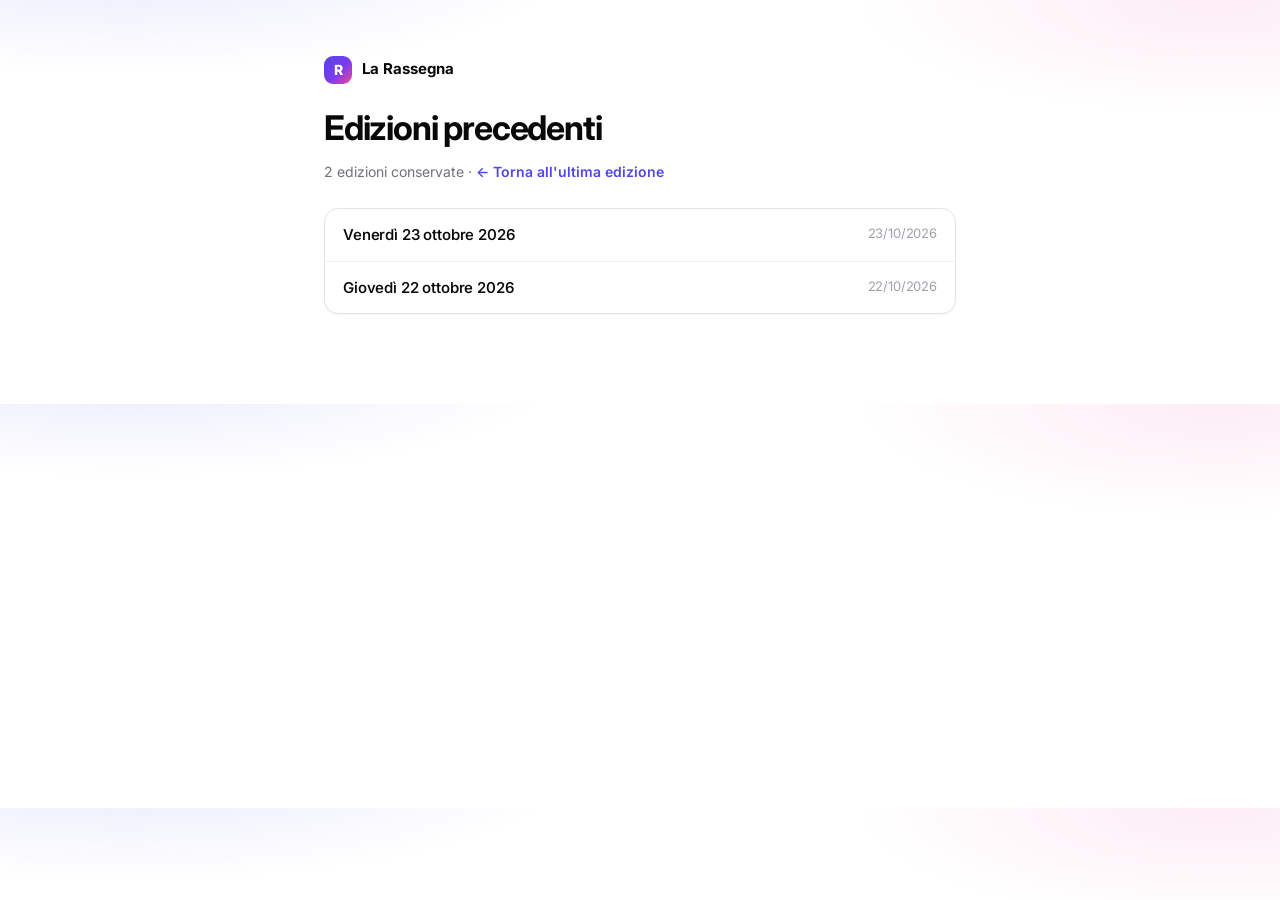
<file: docs/archivio/index.html>
<!doctype html><html lang="it"><head><meta charset="utf-8"><meta name="viewport" content="width=device-width,initial-scale=1"><title>Edizioni precedenti — La Rassegna</title><meta name="color-scheme" content="light"><link rel="icon" type="image/svg+xml" href="data:image/svg+xml,%3Csvg%20xmlns%3D%27http%3A//www.w3.org/2000/svg%27%20viewBox%3D%270%200%2064%2064%27%3E%3Cdefs%3E%3ClinearGradient%20id%3D%27g%27%20x1%3D%270%27%20y1%3D%270%27%20x2%3D%271%27%20y2%3D%271%27%3E%3Cstop%20offset%3D%270%27%20stop-color%3D%27%234f46e5%27/%3E%3Cstop%20offset%3D%27.55%27%20stop-color%3D%27%237c3aed%27/%3E%3Cstop%20offset%3D%271%27%20stop-color%3D%27%23ec4899%27/%3E%3C/linearGradient%3E%3C/defs%3E%3Crect%20width%3D%2764%27%20height%3D%2764%27%20rx%3D%2718%27%20fill%3D%27url%28%23g%29%27/%3E%3Cpath%20d%3D%27M23%2048V16h12a9%209%200%200%201%200%2018H23M34%2034l9%2014%27%20fill%3D%27none%27%20stroke%3D%27white%27%20stroke-width%3D%277%27%20stroke-linecap%3D%27round%27%20stroke-linejoin%3D%27round%27/%3E%3C/svg%3E"><link rel="stylesheet" href="https://fonts.googleapis.com/css2?family=Inter:wght@400;500;600;700;800&display=swap"><style>*{box-sizing:border-box}body{margin:0;background:#fff;color:#09090b;font:15px/1.55 Inter,ui-sans-serif,-apple-system,system-ui,sans-serif;-webkit-font-smoothing:antialiased;
background:radial-gradient(50% 40% at 10% -10%,rgba(99,102,241,.14),transparent 70%),radial-gradient(40% 40% at 95% 0%,rgba(236,72,153,.1),transparent 70%),#fff}
main{max-width:680px;margin:0 auto;padding:56px 24px 90px}a{color:inherit;text-decoration:none}
.mark{display:inline-grid;place-items:center;width:28px;height:28px;border-radius:9px;background:linear-gradient(135deg,#4f46e5,#7c3aed 55%,#ec4899);color:#fff;font-weight:800;font-size:14px;margin-right:10px;vertical-align:middle}
h1{font-size:34px;letter-spacing:-.035em;margin:18px 0 6px}p{margin:0 0 26px;color:#71717a;font-size:14px}p a{color:#4f46e5;font-weight:600}
ul{list-style:none;padding:0;margin:0;border:1px solid #e4e4e7;border-radius:14px;overflow:hidden;background:#fff;box-shadow:0 1px 2px rgba(9,9,11,.05)}
li+li{border-top:1px solid #f1f1f3}li a{display:flex;justify-content:space-between;padding:14px 18px;font-weight:550;letter-spacing:-.01em;transition:background .15s}
li a:hover{background:#fafafa;color:#4f46e5}li span{color:#a1a1aa;font-weight:400;font-size:13px}</style></head><body><main><a href="../"><span class="mark">R</span><b>La Rassegna</b></a><h1>Edizioni precedenti</h1><p>2 edizioni conservate · <a href="../">← Torna all'ultima edizione</a></p><ul><li><a href="2026-10-23.html">Venerdì 23 ottobre 2026<span>23/10/2026</span></a></li><li><a href="2026-10-22.html">Giovedì 22 ottobre 2026<span>22/10/2026</span></a></li></ul></main></body></html>
</file>
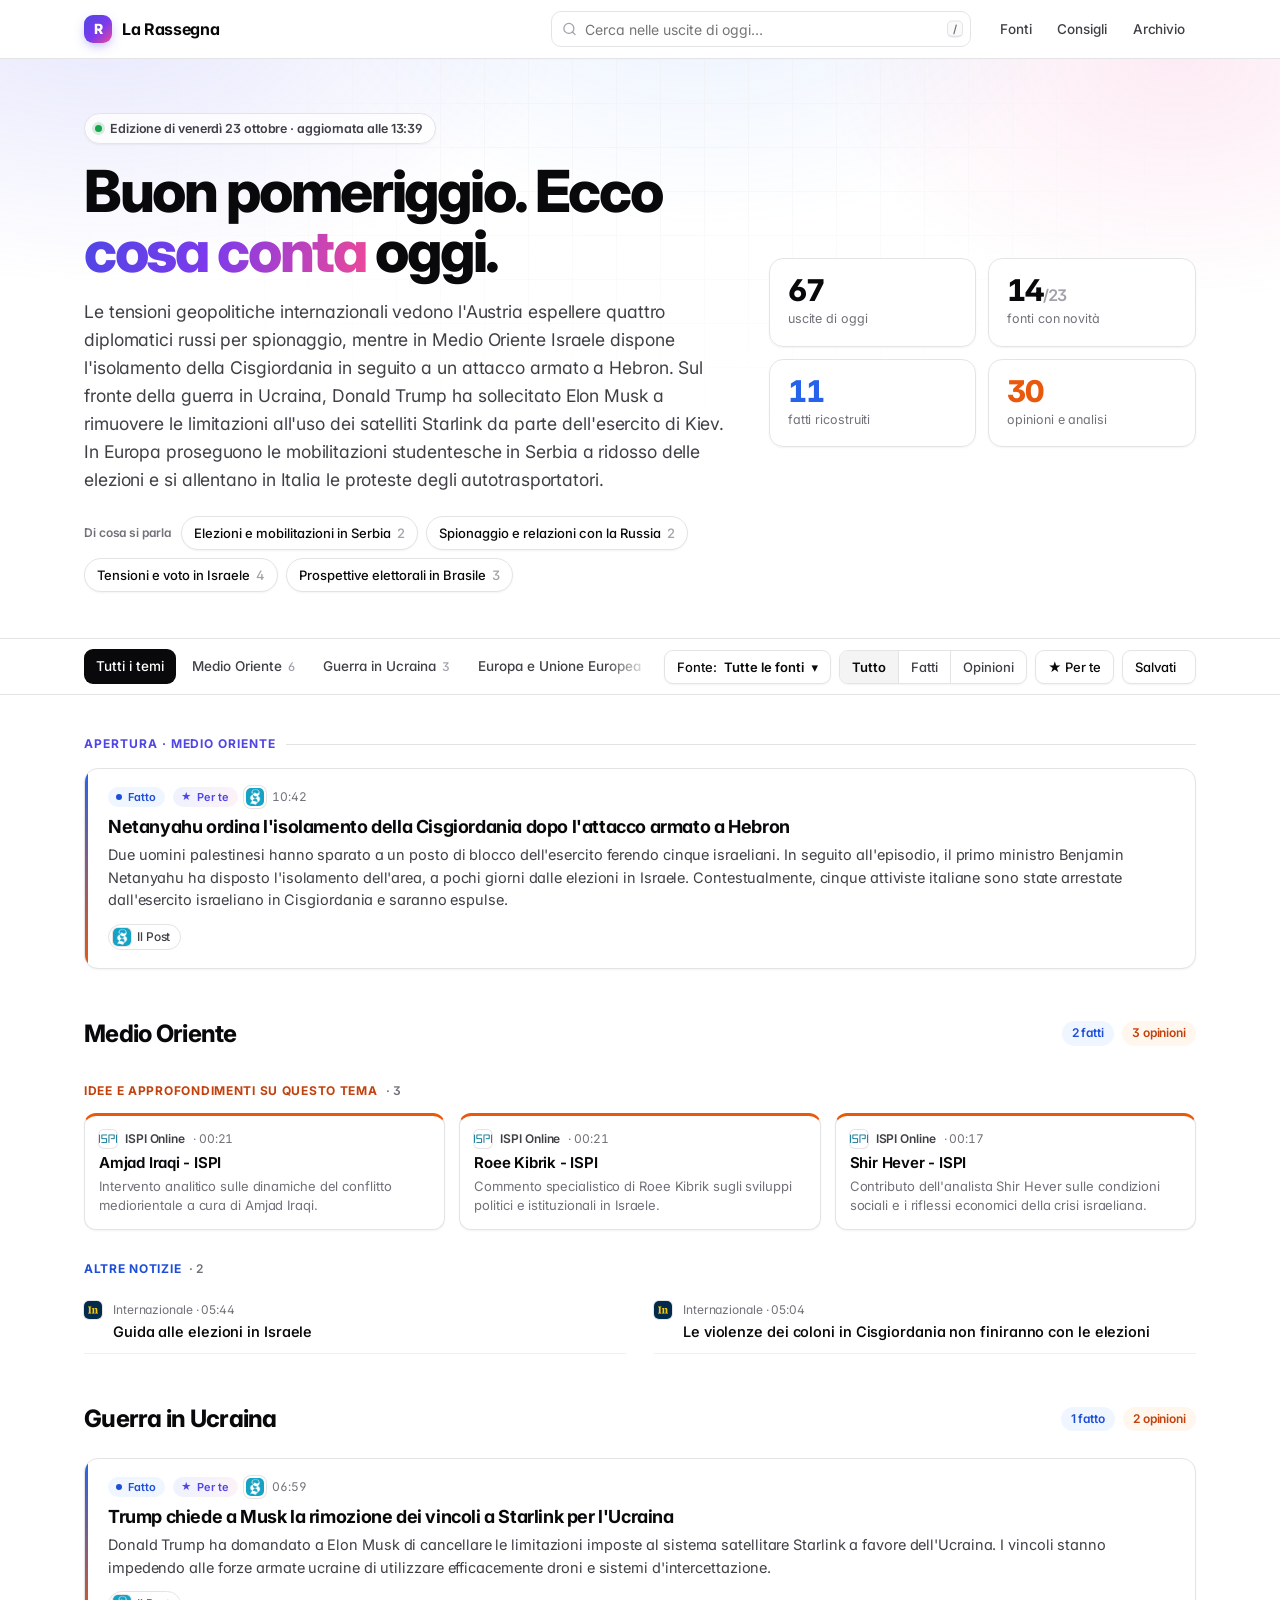
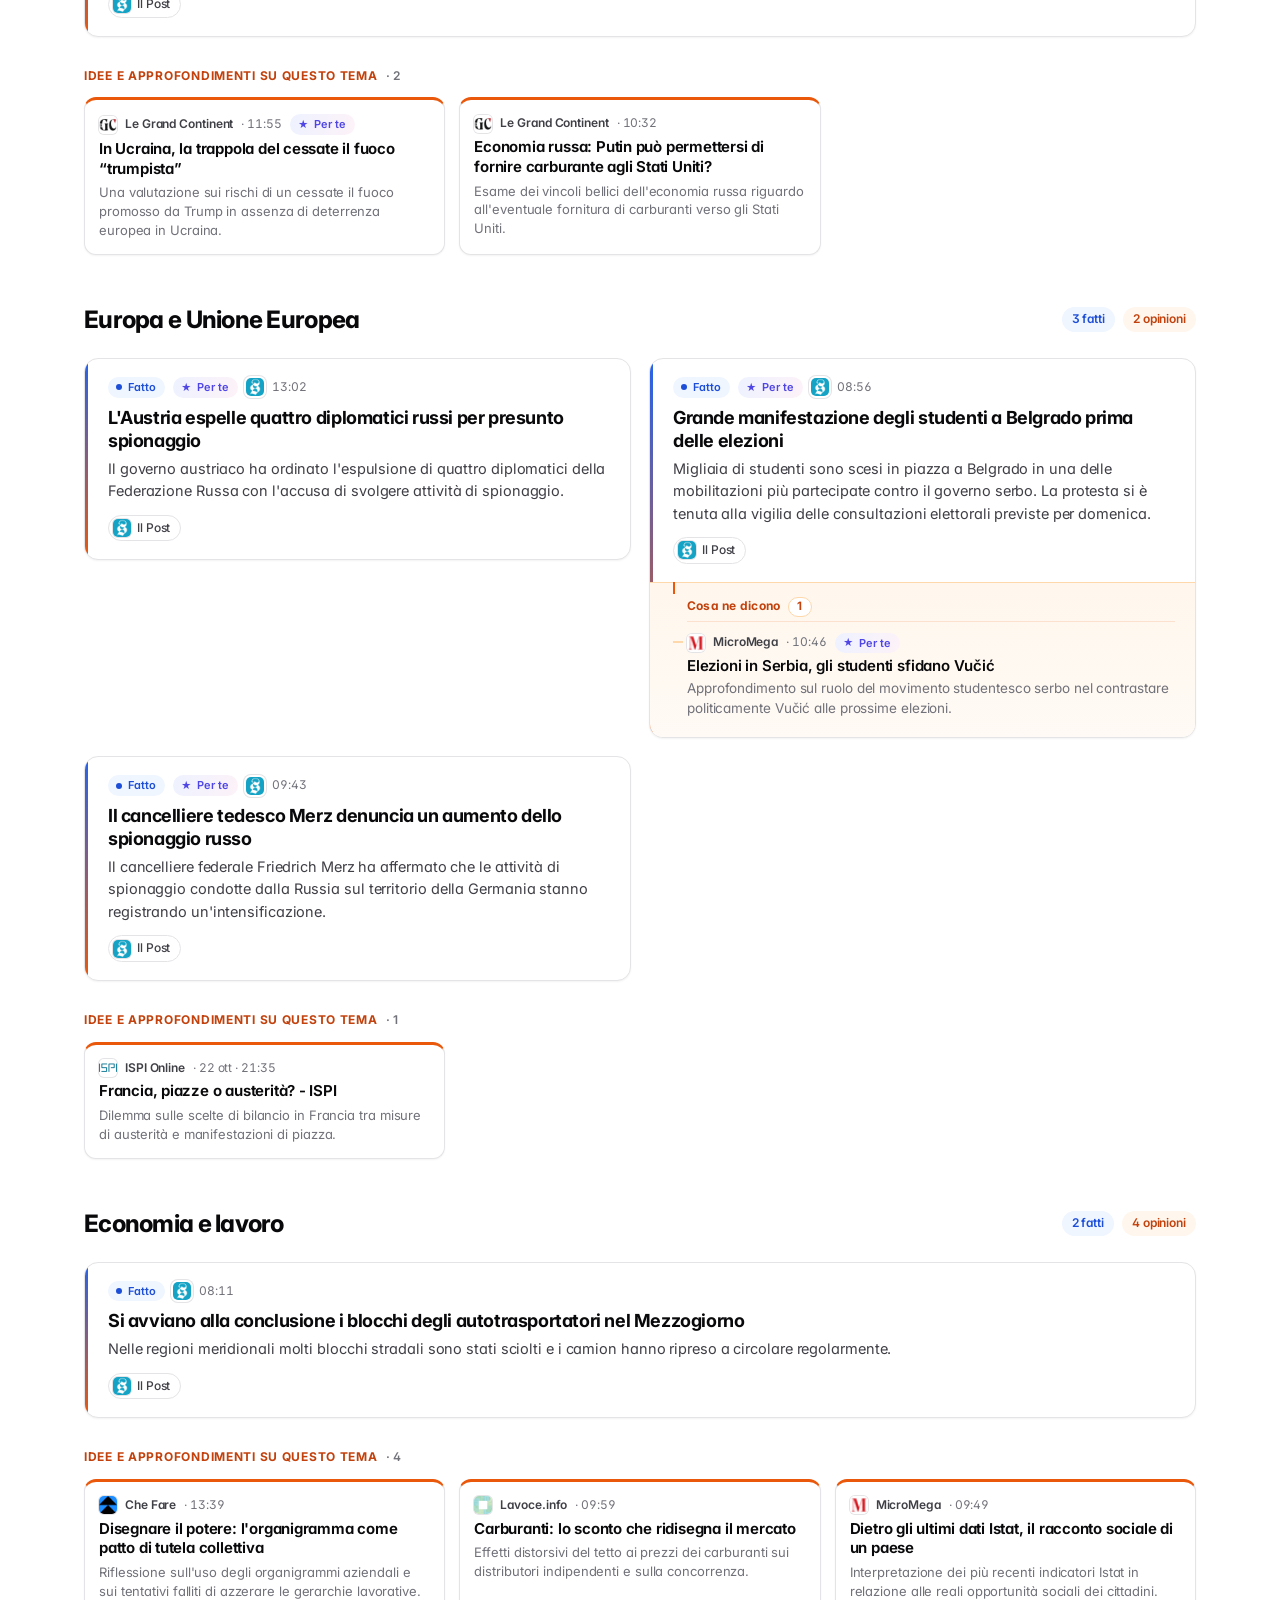
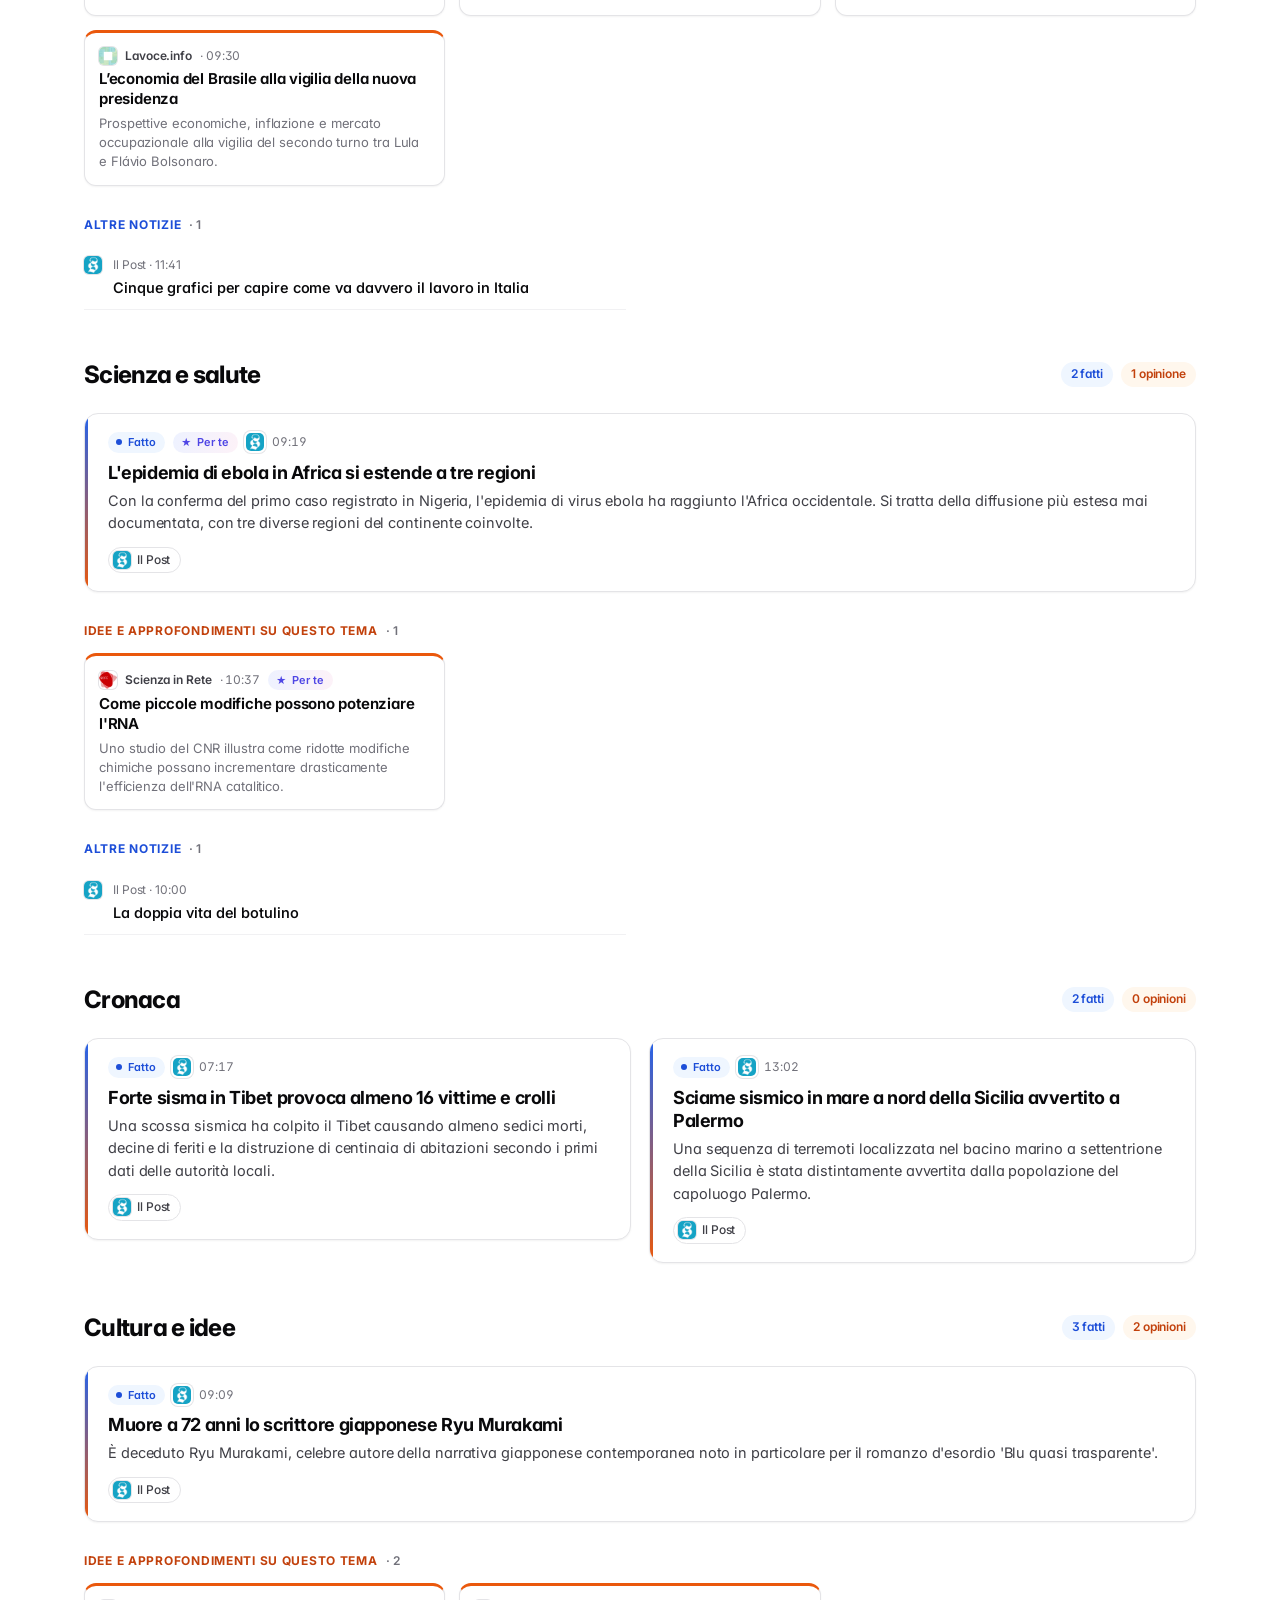
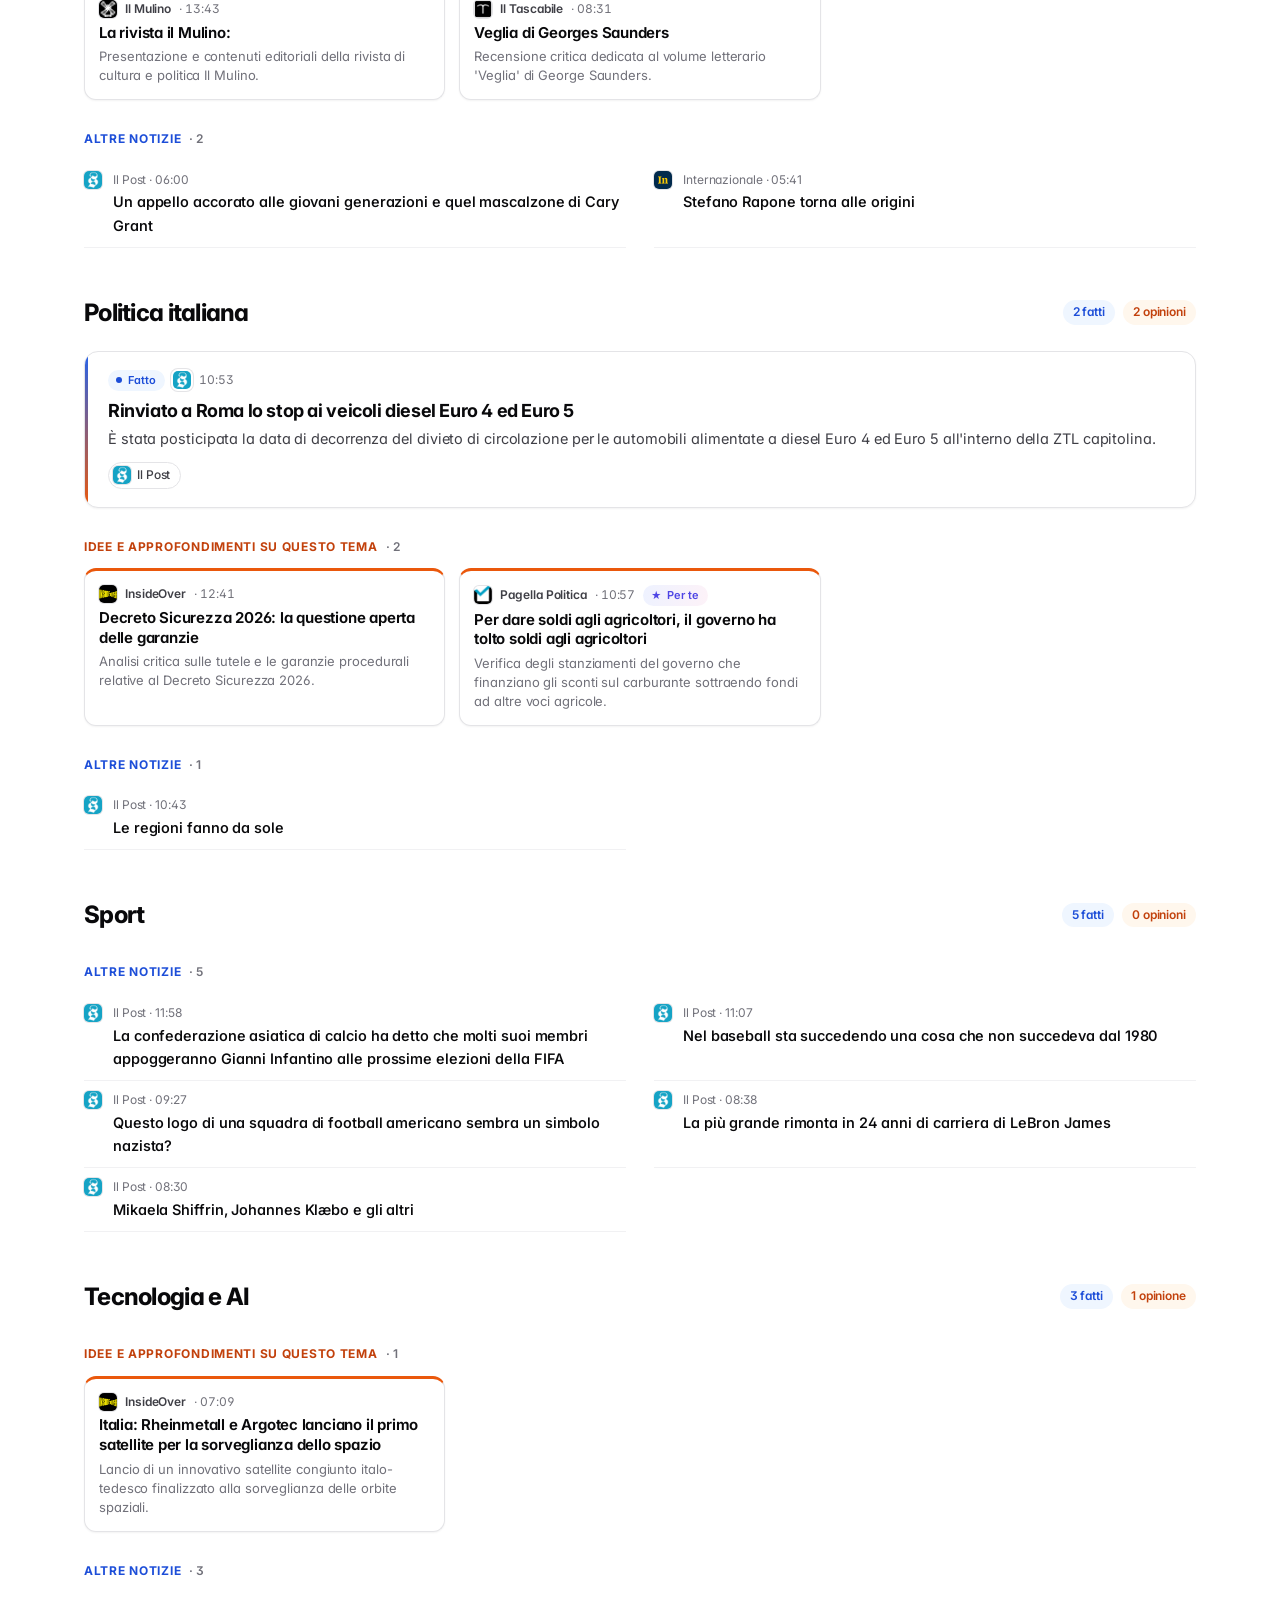
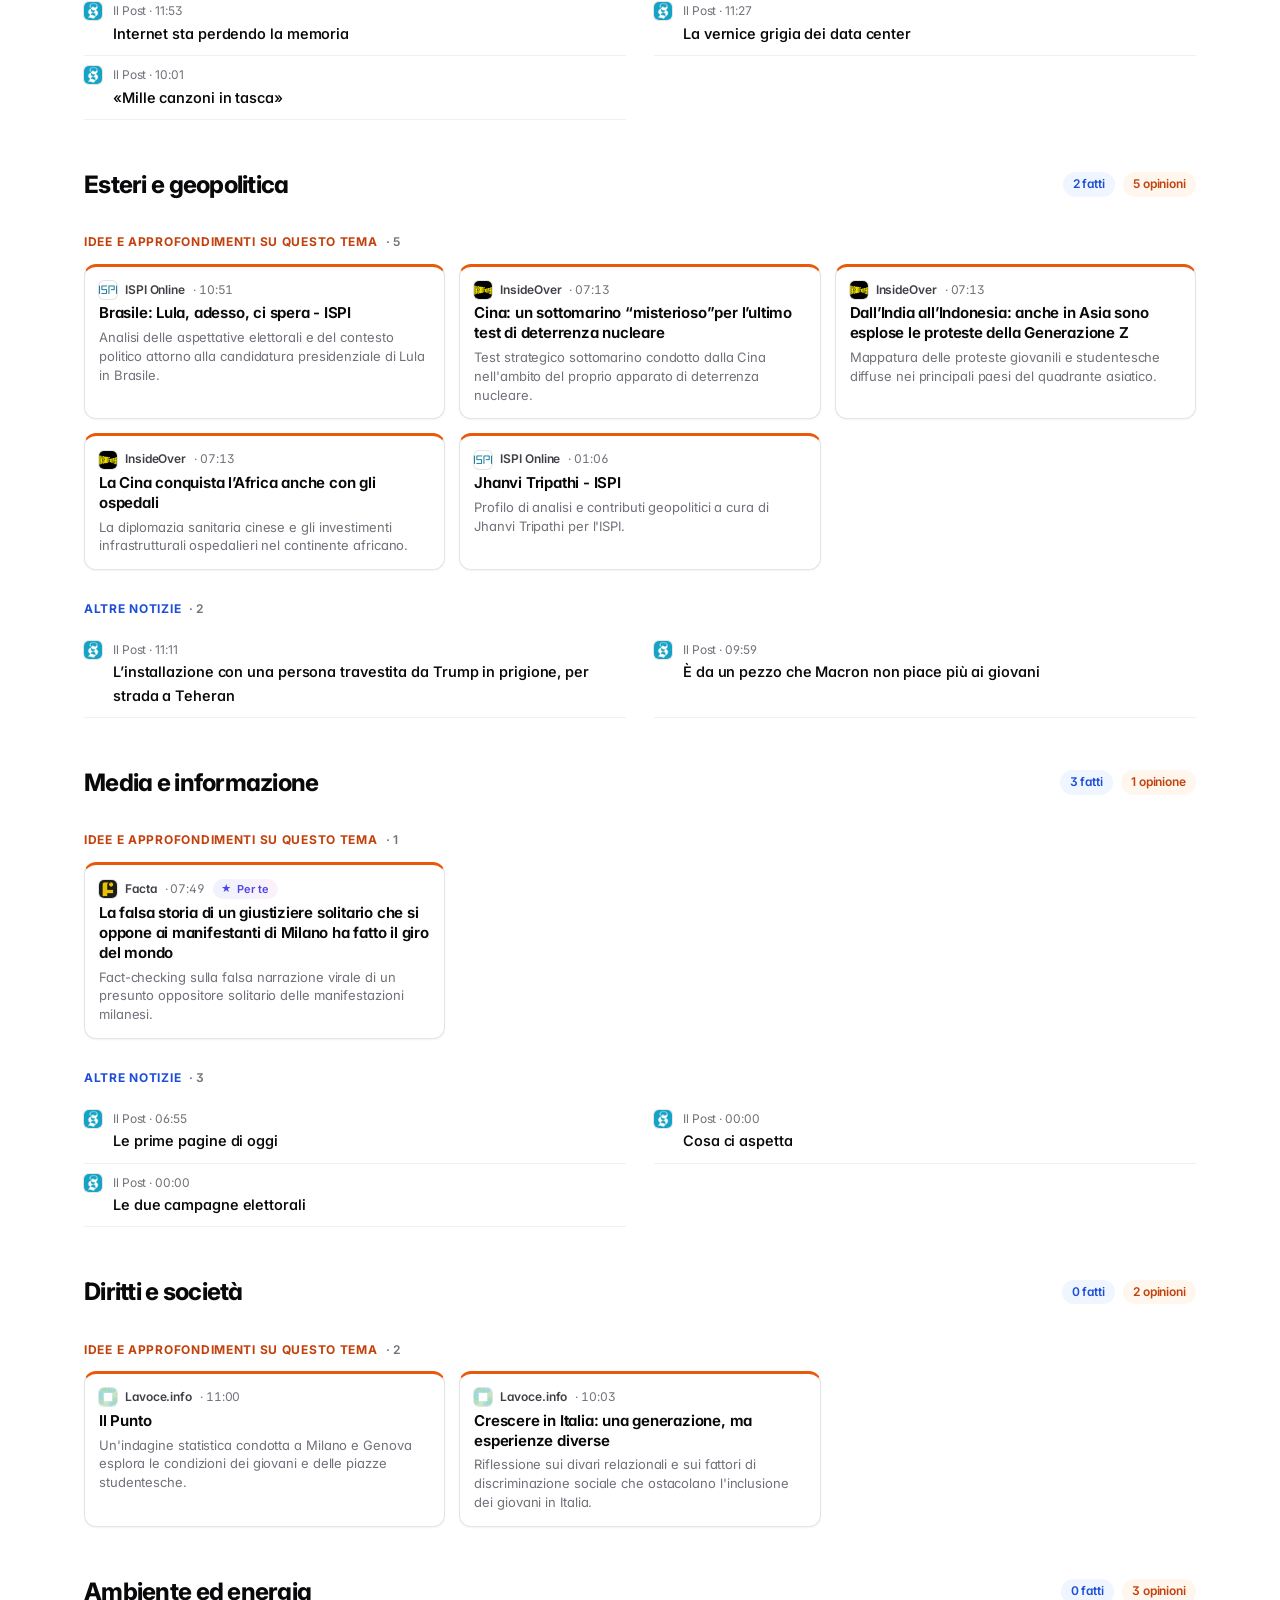
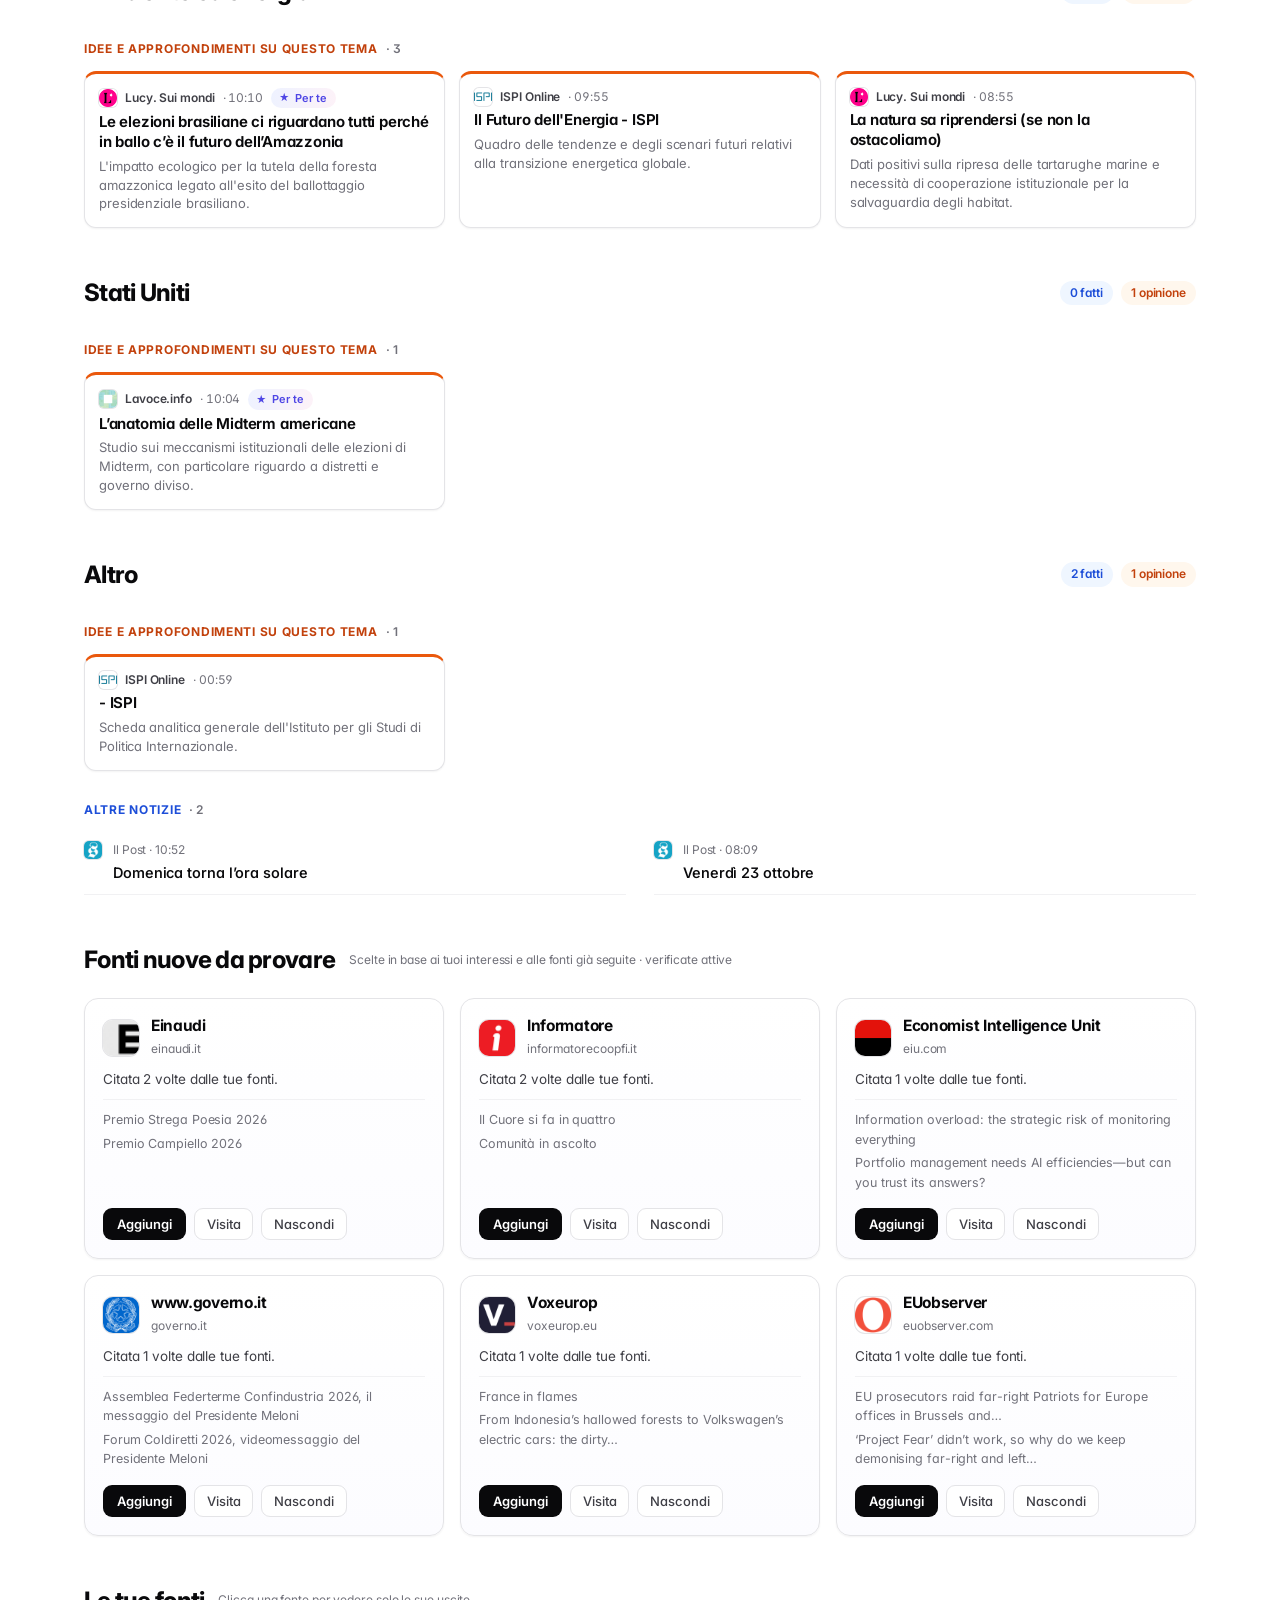
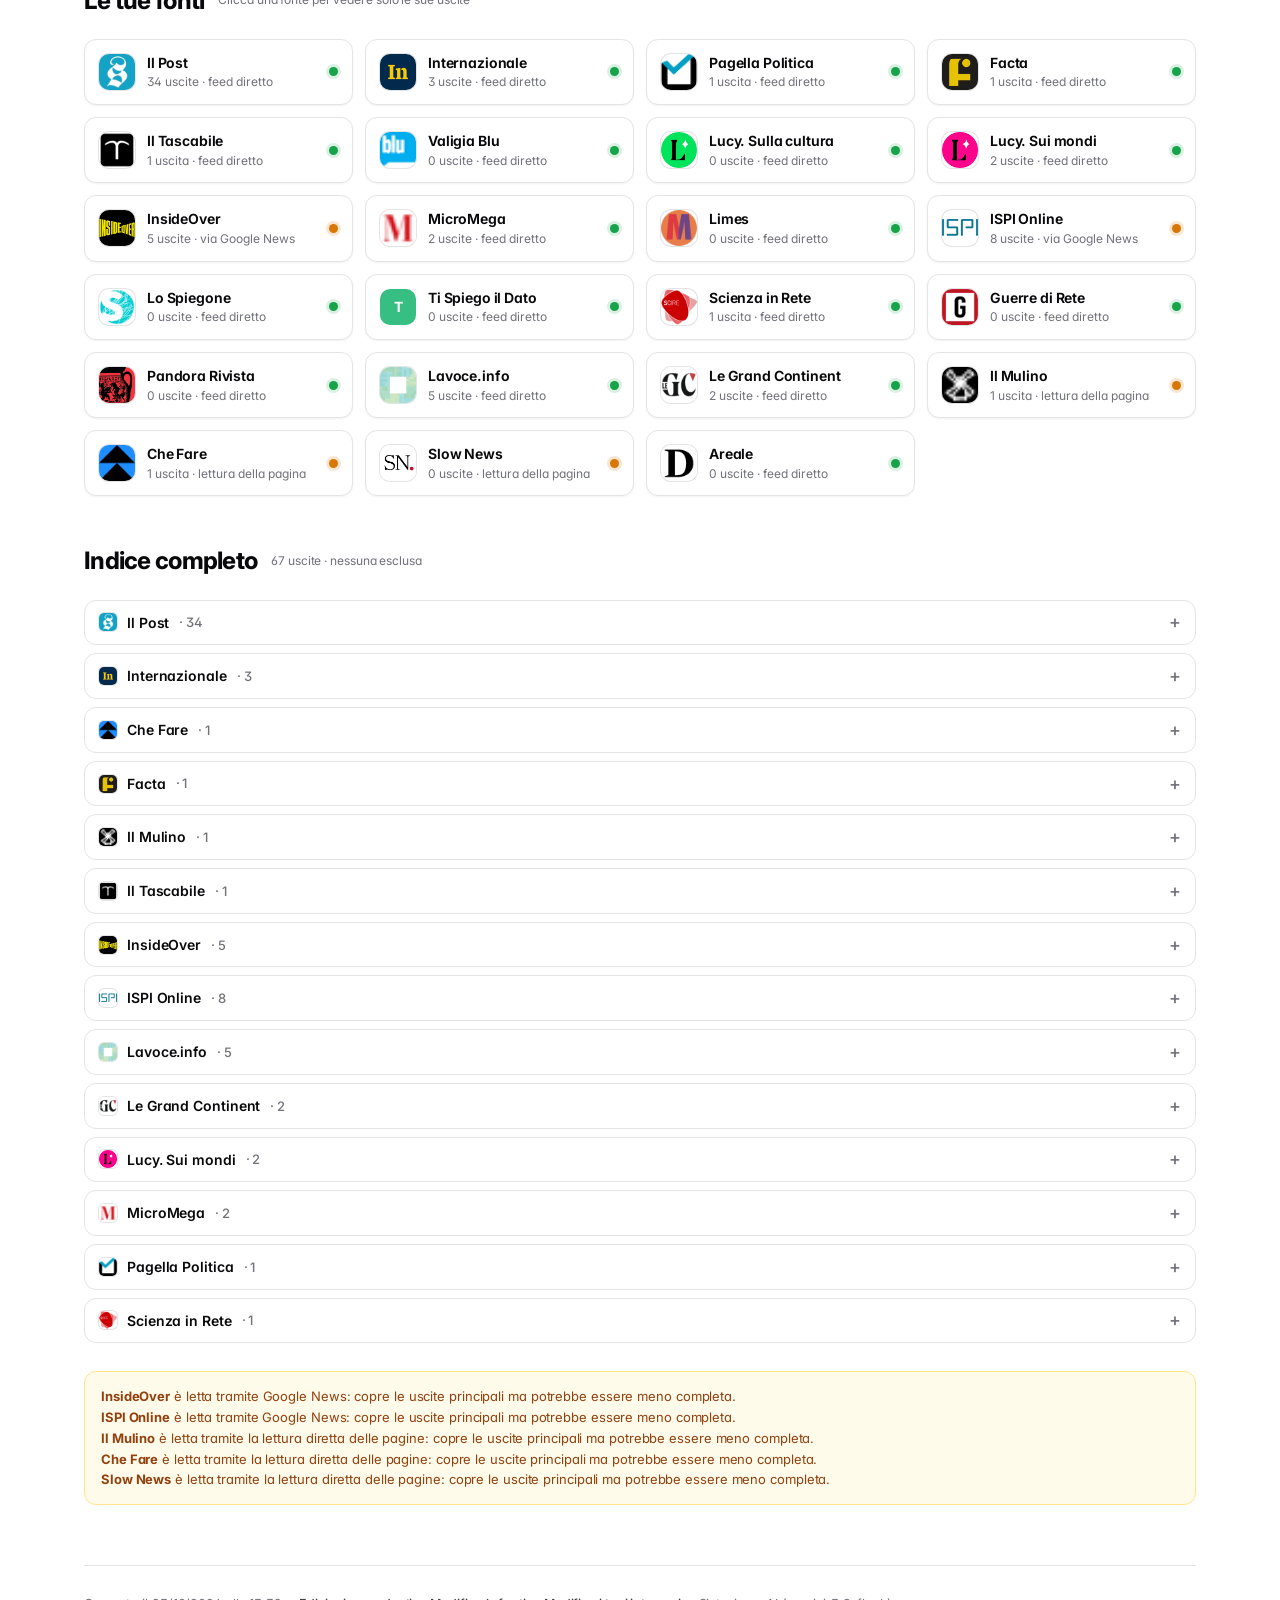
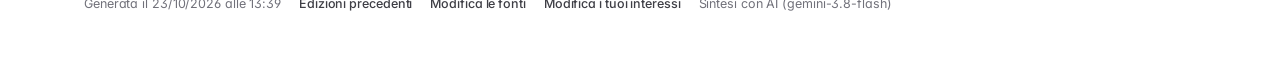
<file: docs/archivio/2026-10-23.html>
<!doctype html><html lang="it"><head><meta charset="utf-8"><meta name="viewport" content="width=device-width,initial-scale=1"><title>La Rassegna — 23/10/2026</title><meta name="color-scheme" content="light"><link rel="icon" type="image/svg+xml" href="data:image/svg+xml,%3Csvg%20xmlns%3D%27http%3A//www.w3.org/2000/svg%27%20viewBox%3D%270%200%2064%2064%27%3E%3Cdefs%3E%3ClinearGradient%20id%3D%27g%27%20x1%3D%270%27%20y1%3D%270%27%20x2%3D%271%27%20y2%3D%271%27%3E%3Cstop%20offset%3D%270%27%20stop-color%3D%27%234f46e5%27/%3E%3Cstop%20offset%3D%27.55%27%20stop-color%3D%27%237c3aed%27/%3E%3Cstop%20offset%3D%271%27%20stop-color%3D%27%23ec4899%27/%3E%3C/linearGradient%3E%3C/defs%3E%3Crect%20width%3D%2764%27%20height%3D%2764%27%20rx%3D%2718%27%20fill%3D%27url%28%23g%29%27/%3E%3Cpath%20d%3D%27M23%2048V16h12a9%209%200%200%201%200%2018H23M34%2034l9%2014%27%20fill%3D%27none%27%20stroke%3D%27white%27%20stroke-width%3D%277%27%20stroke-linecap%3D%27round%27%20stroke-linejoin%3D%27round%27/%3E%3C/svg%3E"><link rel="preconnect" href="https://fonts.googleapis.com"><link rel="preconnect" href="https://fonts.gstatic.com" crossorigin><link rel="stylesheet" href="https://fonts.googleapis.com/css2?family=Inter:wght@400;500;600;700;800&display=swap"><style>/* La Rassegna — design chiaro: neutri zinc (come shadcn/ui), schede arrotondate, gradienti leggeri (come AstroWind).
   Blu = fatti, arancio = opinioni. Nessuna dipendenza esterna a parte il carattere Inter (con ripiego su quello di sistema). */
:root{
  --bg:#fff;--soft:#fafafa;--soft2:#f4f4f5;--fg:#09090b;--fg2:#3f3f46;--mut:#71717a;--mut2:#a1a1aa;--line:#e4e4e7;--line2:#f1f1f3;
  --brand:#4f46e5;--brand2:#7c3aed;--pink:#ec4899;
  --fact:#2563eb;--fact-ink:#1d4ed8;--fact-soft:#eff6ff;--fact-line:#bfdbfe;
  --op:#ea580c;--op-ink:#c2410c;--op-soft:#fff7ed;--op-line:#fed7aa;
  --ok:#16a34a;--warn:#d97706;--bad:#dc2626;
  --r:14px;--r2:10px;
  --sh1:0 1px 2px rgba(9,9,11,.05);
  --sh2:0 12px 32px -14px rgba(9,9,11,.22),0 2px 8px rgba(9,9,11,.05);
  color-scheme:light;
}
*{box-sizing:border-box}
html{scroll-behavior:smooth;-webkit-text-size-adjust:100%}
body{margin:0;background:var(--bg);color:var(--fg);font:15px/1.55 Inter,ui-sans-serif,-apple-system,"SF Pro Text","Segoe UI",system-ui,sans-serif;
  letter-spacing:-.006em;-webkit-font-smoothing:antialiased;font-feature-settings:"cv11","ss01"}
a{color:inherit;text-decoration:none}
a:hover{text-decoration:none}
img{display:block;max-width:100%}
button{font:inherit;color:inherit;cursor:pointer}
[hidden]{display:none!important}
.wrap{max-width:1160px;margin:0 auto;padding:0 24px}
.sn{font-size:12px;color:var(--mut)}
.num{font-variant-numeric:tabular-nums}

/* ---------- barra superiore ---------- */
.nav{position:sticky;top:0;z-index:30;background:rgba(255,255,255,.78);backdrop-filter:saturate(1.6) blur(14px);-webkit-backdrop-filter:saturate(1.6) blur(14px);border-bottom:1px solid var(--line)}
.nav-in{display:flex;align-items:center;gap:18px;height:58px}
.brand{display:flex;align-items:center;gap:10px;font-weight:700;font-size:16px;letter-spacing:-.02em}
.mark{width:28px;height:28px;border-radius:9px;background:linear-gradient(135deg,var(--brand),var(--brand2) 55%,var(--pink));color:#fff;display:grid;place-items:center;font-weight:800;font-size:14px;box-shadow:0 4px 12px -3px rgba(79,70,229,.5)}
.search{position:relative;flex:1;max-width:420px;margin-left:auto}
.search svg{position:absolute;left:11px;top:50%;transform:translateY(-50%);width:15px;height:15px;color:var(--mut2);pointer-events:none}
.search input{width:100%;height:36px;border:1px solid var(--line);border-radius:10px;background:#fff;padding:0 38px 0 33px;font:inherit;font-size:14px;color:var(--fg);outline:none;transition:border-color .15s,box-shadow .15s}
.search input:focus{border-color:var(--brand);box-shadow:0 0 0 3px rgba(79,70,229,.14)}
.search kbd{position:absolute;right:8px;top:50%;transform:translateY(-50%);font:600 11px Inter,system-ui;color:var(--mut);border:1px solid var(--line);border-bottom-width:2px;border-radius:5px;padding:0 5px;background:var(--soft)}
.links{display:flex;gap:4px}
.links a{font-size:13.5px;font-weight:500;color:var(--fg2);padding:7px 11px;border-radius:8px;transition:background .15s}
.links a:hover{background:var(--soft2)}

/* ---------- presentazione ---------- */
.hero{position:relative;overflow:hidden;border-bottom:1px solid var(--line);
  background:
   radial-gradient(52% 70% at 8% -10%,rgba(99,102,241,.16),transparent 70%),
   radial-gradient(40% 60% at 92% 0%,rgba(236,72,153,.11),transparent 70%),
   radial-gradient(46% 70% at 55% -20%,rgba(59,130,246,.12),transparent 70%),#fff}
.hero:before{content:"";position:absolute;inset:0;background-image:linear-gradient(var(--line2) 1px,transparent 1px),linear-gradient(90deg,var(--line2) 1px,transparent 1px);background-size:44px 44px;mask-image:radial-gradient(70% 90% at 50% 0%,#000,transparent 75%);-webkit-mask-image:radial-gradient(70% 90% at 50% 0%,#000,transparent 75%);opacity:.7;pointer-events:none}
.hero-in{position:relative;display:grid;grid-template-columns:minmax(0,1.5fr) minmax(0,1fr);gap:44px;padding-top:54px;padding-bottom:46px;align-items:center}
.pill{display:inline-flex;align-items:center;gap:8px;font-size:12.5px;font-weight:600;color:var(--fg2);background:rgba(255,255,255,.8);border:1px solid var(--line);border-radius:999px;padding:5px 12px 5px 10px;box-shadow:var(--sh1)}
.dot{width:7px;height:7px;border-radius:50%;background:var(--ok);box-shadow:0 0 0 3px rgba(22,163,74,.18)}
h1{font-size:clamp(34px,5.2vw,58px);line-height:1.03;letter-spacing:-.04em;font-weight:800;margin:18px 0 16px}
h1 em{font-style:normal;background:linear-gradient(100deg,var(--brand),var(--brand2) 45%,var(--pink));-webkit-background-clip:text;background-clip:text;color:transparent}
.lede{font-size:17.5px;line-height:1.6;color:var(--fg2);max-width:62ch;margin:0}
.trends{display:flex;flex-wrap:wrap;align-items:center;gap:8px;margin-top:22px}
.trends .lbl{font-size:12px;font-weight:600;color:var(--mut);margin-right:2px}
.trend{border:1px solid var(--line);background:#fff;border-radius:999px;padding:6px 12px;font-size:13px;font-weight:500;box-shadow:var(--sh1);transition:all .15s}
.trend:hover{border-color:var(--brand);color:var(--brand);transform:translateY(-1px)}
.trend[aria-pressed=true]{background:var(--fg);color:#fff;border-color:var(--fg)}
.trend i{font-style:normal;color:var(--mut2);margin-left:6px}
.stats{display:grid;grid-template-columns:1fr 1fr;gap:12px}
.stat{background:rgba(255,255,255,.82);backdrop-filter:blur(6px);border:1px solid var(--line);border-radius:var(--r);padding:16px 18px;box-shadow:var(--sh1)}
.stat b{display:block;font-size:30px;line-height:1.05;letter-spacing:-.04em;font-weight:800}
.stat span{font-size:12.5px;color:var(--mut)}
.stat.f b{color:var(--fact)}.stat.o b{color:var(--op)}

/* ---------- barra dei filtri ---------- */
.bar{position:sticky;top:58px;z-index:20;background:rgba(255,255,255,.86);backdrop-filter:saturate(1.6) blur(14px);-webkit-backdrop-filter:saturate(1.6) blur(14px);border-bottom:1px solid var(--line)}
.bar-in{display:flex;align-items:center;gap:14px;padding-top:10px;padding-bottom:10px}
.tabs{display:flex;gap:4px;overflow-x:auto;scrollbar-width:none;flex:1;min-width:0;mask-image:linear-gradient(90deg,#000 92%,transparent);-webkit-mask-image:linear-gradient(90deg,#000 92%,transparent);padding-right:24px}
.tabs::-webkit-scrollbar{display:none}
.tab{flex:none;border:0;background:transparent;padding:7px 12px;border-radius:9px;font-size:13.5px;font-weight:500;color:var(--fg2);transition:background .15s,color .15s;white-space:nowrap}
.tab:hover{background:var(--soft2)}
.tab[aria-pressed=true]{background:var(--fg);color:#fff}
.tab i{font-style:normal;color:var(--mut2);margin-left:6px;font-size:12px}
.tab[aria-pressed=true] i{color:rgba(255,255,255,.6)}
.ctrls{display:flex;align-items:center;gap:8px;flex:none}
.btn,.toggle{height:34px;border:1px solid var(--line);background:#fff;border-radius:9px;padding:0 12px;font-size:13px;font-weight:500;display:inline-flex;align-items:center;gap:7px;box-shadow:var(--sh1);transition:border-color .15s,background .15s}
.btn:hover,.toggle:hover{border-color:var(--ring,#c4c4cc);background:var(--soft)}
.toggle[aria-pressed=true]{background:var(--brand);border-color:var(--brand);color:#fff}
.toggle .n{font-size:11.5px;opacity:.75}
.seg{display:inline-flex;border:1px solid var(--line);border-radius:9px;overflow:hidden;background:#fff;box-shadow:var(--sh1)}
.seg button{height:32px;border:0;background:transparent;padding:0 12px;font-size:13px;font-weight:500;color:var(--fg2)}
.seg button+button{border-left:1px solid var(--line)}
.seg button[aria-pressed=true]{background:var(--soft2);color:var(--fg);font-weight:600}
.seg button[data-kind=fatti][aria-pressed=true]{background:var(--fact-soft);color:var(--fact-ink)}
.seg button[data-kind=opinioni][aria-pressed=true]{background:var(--op-soft);color:var(--op-ink)}
.pop{position:relative}
.menu{position:absolute;right:0;top:calc(100% + 8px);width:300px;max-height:420px;overflow:auto;background:#fff;border:1px solid var(--line);border-radius:12px;box-shadow:var(--sh2);padding:6px;z-index:40}
.menu h6{margin:8px 10px 4px;font-size:11px;letter-spacing:.06em;text-transform:uppercase;color:var(--mut);font-weight:600}
.menu button{width:100%;display:flex;align-items:center;gap:10px;border:0;background:transparent;border-radius:8px;padding:7px 10px;text-align:left;font-size:13.5px}
.menu button:hover{background:var(--soft2)}
.menu button[aria-pressed=true]{background:var(--soft2);font-weight:600}
.menu button i{margin-left:auto;font-style:normal;color:var(--mut);font-size:12px}
.menu button[disabled]{opacity:.45;cursor:default}
.reset{border:0;background:none;color:var(--brand);font-size:13px;font-weight:600;padding:0 4px}
.stato-filtri{padding:0 0 10px;font-size:12.5px;color:var(--mut)}

/* ---------- loghi ---------- */
.lg{width:18px;height:18px;border-radius:5px;object-fit:contain;background:#fff;flex:none;box-shadow:0 0 0 1px var(--line)}
.lg.xl{width:36px;height:36px;border-radius:10px}
.lg.fb{display:inline-grid;place-items:center;color:#fff;font-weight:700;font-size:9px;box-shadow:none}
.lg.xl.fb{font-size:14px}
.stack{display:inline-flex}
.stack .lg{margin-left:-5px;box-shadow:0 0 0 2px #fff,0 0 0 3px var(--line)}
.stack .lg:first-child{margin-left:0}

/* ---------- etichette ---------- */
.badge{display:inline-flex;align-items:center;gap:6px;font-size:11px;font-weight:600;border-radius:999px;padding:2px 9px 2px 8px;line-height:1.5;letter-spacing:0}
.badge:before{content:"";width:6px;height:6px;border-radius:50%;background:currentColor}
.badge.f{background:var(--fact-soft);color:var(--fact-ink)}
.badge.o{background:var(--op-soft);color:var(--op-ink)}
.badge.per{background:linear-gradient(100deg,#eef2ff,#fdf2f8);color:var(--brand)}
.badge.per:before{content:"★";width:auto;height:auto;background:none;font-size:10px}
.badge.ok{background:#f0fdf4;color:#15803d}.badge.warn{background:#fffbeb;color:#b45309}.badge.bad{background:#fef2f2;color:#b91c1c}

/* ---------- sezioni ---------- */
main{padding-bottom:40px}
section.sez{padding-top:46px;scroll-margin-top:130px}
.sez-h{display:flex;align-items:center;gap:14px;margin-bottom:20px;flex-wrap:wrap}
.sez-h h2{margin:0;font-size:24px;font-weight:750;letter-spacing:-.03em}
.sez-h .cnt{display:flex;gap:8px;margin-left:auto}
.cnt b{font-size:12px;font-weight:600;border-radius:999px;padding:3px 10px}
.cnt .f{background:var(--fact-soft);color:var(--fact-ink)}.cnt .o{background:var(--op-soft);color:var(--op-ink)}
.grid{display:grid;grid-template-columns:repeat(2,minmax(0,1fr));gap:18px;align-items:start}
.grid .dossier:only-child{grid-column:1/-1}
.grid .dossier:only-child .thread{columns:2 320px;column-gap:28px}
.grid .dossier:only-child .thread-h{column-span:all}
.grid .dossier:only-child .op{break-inside:avoid}
.eyebrow{display:flex;align-items:center;gap:10px;margin:40px 0 14px;font-size:12px;font-weight:700;letter-spacing:.08em;text-transform:uppercase;color:var(--brand)}
.eyebrow:after{content:"";flex:1;height:1px;background:var(--line)}

/* ---------- fatto con le sue opinioni ---------- */
.dossier{position:relative;background:#fff;border:1px solid var(--line);border-radius:var(--r);box-shadow:var(--sh1);overflow:hidden;
  transition:box-shadow .2s,border-color .2s,transform .2s}
.dossier:hover{box-shadow:var(--sh2);border-color:#d4d4d8;transform:translateY(-1px)}
.dossier:before{content:"";position:absolute;left:0;top:0;bottom:0;width:3px;background:linear-gradient(180deg,var(--fact),var(--op))}
.fact{display:flex;gap:16px;justify-content:space-between;align-items:flex-start;padding:18px 20px 18px 23px}
.fact-body{min-width:0}
.meta{display:flex;align-items:center;gap:8px;flex-wrap:wrap;margin-bottom:8px;font-size:12px;color:var(--mut)}
.dossier h3{margin:0 0 6px;font-size:18px;line-height:1.28;font-weight:700;letter-spacing:-.022em}
.dossier h3 a:hover,.op .t:hover,.fcard .t:hover,.oth a:hover{color:var(--brand)}
.txt{margin:0;color:var(--fg2);font-size:14.5px;line-height:1.55}
.chips{display:flex;flex-wrap:wrap;gap:6px;margin-top:12px}
.schip{display:inline-flex;align-items:center;gap:6px;border:1px solid var(--line);background:#fff;border-radius:999px;padding:3px 10px 3px 4px;font-size:12px;font-weight:500;color:var(--fg2);transition:all .15s}
.schip:hover{border-color:var(--fact);color:var(--fact-ink);background:var(--fact-soft)}
.thumb{flex:none;display:block;border-radius:10px;overflow:hidden;background:var(--soft2);width:96px;height:96px;box-shadow:0 0 0 1px var(--line)}
.thumb img{width:100%;height:100%;object-fit:cover;transition:transform .35s}
.dossier:hover .thumb img,.op:hover .thumb img,.fcard:hover .thumb img{transform:scale(1.05)}
.thumb.sm{width:56px;height:56px;border-radius:8px}
.thread{background:linear-gradient(180deg,var(--op-soft),#fffaf5);border-top:1px solid var(--op-line);padding:12px 20px 8px 23px;position:relative}
.thread:before{content:"";position:absolute;left:23px;top:-1px;width:2px;height:12px;background:var(--op)}
.thread-h{display:flex;align-items:center;gap:8px;margin:2px 0 4px 14px;font-size:12px;font-weight:700;color:var(--op-ink);letter-spacing:.02em}
.thread-h b{background:#fff;border:1px solid var(--op-line);border-radius:999px;padding:0 8px;font-size:11.5px}
.op{display:flex;gap:12px;padding:11px 0;border-top:1px solid rgba(234,88,12,.14);margin-left:14px;position:relative}
.op:first-of-type{border-top:0}
.op:before{content:"";position:absolute;left:-14px;top:19px;width:10px;height:2px;background:var(--op-line)}
.op-body{min-width:0;flex:1}
.op .meta{margin-bottom:3px}
.op .who{font-weight:600;color:var(--fg2)}
.op .t{display:block;font-size:15px;line-height:1.35;font-weight:600;letter-spacing:-.012em}
.op p{margin:3px 0 0;font-size:13.5px;line-height:1.45;color:var(--mut)}

/* collegamenti in contesto (filtri attivi) */
.dossier.ctx .txt,.dossier.ctx .chips,.dossier.ctx .thumb,.dossier.ctx .meta{display:none}
.dossier.ctx h3{font-size:14px;color:var(--mut);font-weight:600;margin:0}
.dossier.ctx .fact{padding-top:12px;padding-bottom:12px}

/* ---------- opinioni senza un fatto, notizie minori ---------- */
.sub{margin-top:30px}
.sub-h{display:flex;align-items:center;gap:8px;margin-bottom:12px;font-size:12px;font-weight:700;letter-spacing:.06em;text-transform:uppercase}
.sub-h.o{color:var(--op-ink)}.sub-h.f{color:var(--fact-ink)}
.sub-h b{font-weight:600;color:var(--mut);text-transform:none;letter-spacing:0}
.fcards{display:grid;grid-template-columns:repeat(3,minmax(0,1fr));gap:14px}
.fcard{display:flex;gap:12px;background:#fff;border:1px solid var(--line);border-top:3px solid var(--op);border-radius:12px;padding:14px;box-shadow:var(--sh1);transition:box-shadow .2s,transform .2s,border-color .2s;position:relative}
.fcard:hover{box-shadow:var(--sh2);transform:translateY(-1px);border-color:#d4d4d8;border-top-color:var(--op)}
.fcard .t{display:block;font-size:15px;line-height:1.32;font-weight:650;letter-spacing:-.014em}
.fcard p{margin:5px 0 0;font-size:13px;line-height:1.45;color:var(--mut);display:-webkit-box;-webkit-line-clamp:3;-webkit-box-orient:vertical;overflow:hidden}
.fcard .meta{margin-bottom:4px}
.oth{list-style:none;margin:0;padding:0;display:grid;grid-template-columns:repeat(2,minmax(0,1fr));gap:0 28px}
.oth li{display:flex;gap:11px;align-items:flex-start;padding:10px 0;border-bottom:1px solid var(--line2);position:relative}
.oth a{font-size:14.5px;line-height:1.38;font-weight:550}
.oth .sn{display:block;margin-bottom:1px}

/* ---------- azioni sugli articoli ---------- */
.acts{position:absolute;top:10px;right:10px;display:flex;gap:2px;opacity:0;transition:opacity .15s;background:rgba(255,255,255,.92);border:1px solid var(--line);border-radius:9px;padding:2px;box-shadow:var(--sh1)}
.dossier:hover>.acts,.fcard:hover .acts,.op:hover .acts,.oth li:hover .acts,.acts.on{opacity:1}
.op .acts{top:8px;right:0}.oth .acts{top:6px;right:0}
.ic{width:28px;height:28px;border:0;background:transparent;border-radius:7px;display:grid;place-items:center;color:var(--mut);transition:background .15s,color .15s}
.ic:hover{background:var(--soft2);color:var(--fg)}
.ic svg{width:15px;height:15px}
.ic[aria-pressed=true][data-act=up]{color:var(--ok)}.ic[aria-pressed=true][data-act=down]{color:var(--bad)}.ic[aria-pressed=true][data-act=save]{color:var(--brand)}
.ic[aria-pressed=true]{background:var(--soft2)}
.letto h3 a,.letto .t,.letto.oth a{color:var(--mut2)}
.letto .txt,.letto p{color:var(--mut2)}

/* ---------- fonti ---------- */
.fonti-grid{display:grid;grid-template-columns:repeat(auto-fill,minmax(230px,1fr));gap:12px}
.fonte{display:flex;align-items:center;gap:12px;background:#fff;border:1px solid var(--line);border-radius:12px;padding:12px 14px;text-align:left;box-shadow:var(--sh1);transition:all .15s;width:100%}
.fonte:hover{border-color:#d4d4d8;box-shadow:var(--sh2);transform:translateY(-1px)}
.fonte b{display:block;font-size:14px;font-weight:650;letter-spacing:-.01em}
.fonte span{display:block;font-size:12px;color:var(--mut)}
.fonte .st{margin-left:auto;flex:none}
.stato-dot{width:9px;height:9px;border-radius:50%;background:var(--ok);box-shadow:0 0 0 3px rgba(22,163,74,.16)}
.stato-dot.warn{background:var(--warn);box-shadow:0 0 0 3px rgba(217,119,6,.18)}.stato-dot.bad{background:var(--bad);box-shadow:0 0 0 3px rgba(220,38,38,.16)}

/* ---------- fonti consigliate ---------- */
.sugg-grid{display:grid;grid-template-columns:repeat(3,minmax(0,1fr));gap:16px}
.sugg{background:linear-gradient(180deg,#fff,#fcfcff);border:1px solid var(--line);border-radius:var(--r);padding:18px;box-shadow:var(--sh1);display:flex;flex-direction:column;gap:10px;transition:all .2s}
.sugg:hover{box-shadow:var(--sh2);transform:translateY(-1px)}
.sugg-top{display:flex;gap:12px;align-items:center}
.sugg-top b{display:block;font-size:15.5px;font-weight:700;letter-spacing:-.02em;line-height:1.2}
.sugg-top span{font-size:12px;color:var(--mut)}
.sugg p{margin:0;font-size:13.5px;color:var(--fg2);line-height:1.5}
.sugg ul{margin:0;padding:0;list-style:none;font-size:12.5px;color:var(--mut);border-top:1px solid var(--line2);padding-top:8px}
.sugg li{padding:2px 0}.sugg li a:hover{color:var(--brand)}
.sugg-act{display:flex;gap:8px;margin-top:auto;padding-top:4px;flex-wrap:nowrap}.sugg-act>*{white-space:nowrap}
.btn-p{height:32px;border:0;border-radius:9px;background:var(--fg);color:#fff;padding:0 14px;font-size:13px;font-weight:600;transition:background .15s}
.btn-p:hover{background:var(--brand)}
.btn-g{height:32px;border:1px solid var(--line);border-radius:9px;background:#fff;color:var(--fg2);padding:0 12px;font-size:13px;font-weight:500}
.btn-g:hover{background:var(--soft2)}

/* ---------- indice completo, avvisi, piè di pagina ---------- */
.full details{border:1px solid var(--line);border-radius:12px;margin-bottom:8px;background:#fff;overflow:hidden}
.full summary{display:flex;align-items:center;gap:10px;cursor:pointer;list-style:none;padding:11px 14px;font-size:14px;font-weight:600}
.full summary::-webkit-details-marker{display:none}
.full summary:after{content:"+";margin-left:auto;color:var(--mut);font-weight:500;font-size:18px;line-height:1}
.full details[open] summary:after{content:"–"}
.full summary i{font-style:normal;color:var(--mut);font-weight:500;font-size:13px}
.full ul{list-style:none;margin:0;padding:0 14px 10px}
.full li{padding:6px 0 6px 12px;font-size:14px;line-height:1.4;border-left:2px solid var(--fact-line);margin-top:4px}
.full li.p{border-left-color:var(--op-line)}
.full li span{font-size:11.5px;color:var(--mut);margin-right:8px}
.full li a:hover{color:var(--brand)}
.avvisi{margin-top:28px;border:1px solid #fde68a;background:#fffbeb;border-radius:12px;padding:14px 16px;font-size:13px;color:#92400e;line-height:1.6}
.avvisi b{font-weight:700}
.foot{margin-top:60px;border-top:1px solid var(--line);padding:28px 0 60px;font-size:12.5px;color:var(--mut);display:flex;gap:18px;flex-wrap:wrap;align-items:center}
.foot a{color:var(--fg2);font-weight:500}.foot a:hover{color:var(--brand)}
.vuoto{border:1px dashed var(--line);border-radius:var(--r);padding:48px 20px;text-align:center;color:var(--mut);margin-top:30px}
.toast{position:fixed;left:50%;bottom:26px;transform:translate(-50%,20px);background:var(--fg);color:#fff;padding:11px 18px;border-radius:11px;font-size:13.5px;opacity:0;pointer-events:none;transition:all .25s;z-index:60;box-shadow:var(--sh2);max-width:90vw}
.toast.on{opacity:1;transform:translate(-50%,0)}

/* ---------- movimento ---------- */
.js .rv{opacity:0;transform:translateY(10px);transition:opacity .5s ease,transform .5s ease}
.js .rv.in{opacity:1;transform:none}
@media (prefers-reduced-motion:reduce){.js .rv{opacity:1;transform:none;transition:none}*{transition:none!important;scroll-behavior:auto!important}}

/* ---------- adattamento ---------- */
@media(max-width:1000px){.hero-in{grid-template-columns:1fr;gap:26px;padding-top:36px}.stats{grid-template-columns:repeat(4,1fr)}.fcards,.sugg-grid{grid-template-columns:repeat(2,minmax(0,1fr))}.bar-in{flex-wrap:wrap}.ctrls{flex-wrap:wrap}}
@media(max-width:820px){.grid,.oth{grid-template-columns:1fr}.stats{grid-template-columns:repeat(2,1fr)}.links{display:none}.search{max-width:none}.bar{position:static}}
@media(max-width:600px){.lede{font-size:15.5px;line-height:1.55}h1{font-size:34px}.wrap{padding:0 16px}.fcards,.sugg-grid{grid-template-columns:1fr}.thumb{width:72px;height:72px}.fact{padding:16px 16px 16px 19px;gap:12px}.thread{padding-left:19px;padding-right:14px}.acts{opacity:1;background:none;border:0;box-shadow:none}.nav-in{gap:10px}.brand span:last-child{display:none}.menu{position:fixed;left:12px;right:12px;width:auto;top:auto;bottom:12px}}
</style></head><body><header class="nav"><div class="wrap nav-in"><a class="brand" href="../"><span class="mark">R</span><span>La Rassegna</span></a><label class="search"><svg viewBox="0 0 24 24" fill="none" stroke="currentColor" stroke-width="2" stroke-linecap="round" stroke-linejoin="round"><circle cx="11" cy="11" r="8"/><path d="m21 21-4.3-4.3"/></svg><input id="q" type="search" placeholder="Cerca nelle uscite di oggi…" autocomplete="off"><kbd>/</kbd></label><nav class="links"><a href="#fonti">Fonti</a><a href="#consigli">Consigli</a><a href="./">Archivio</a></nav></div></header><section class="hero"><div class="wrap hero-in"><div><span class="pill"><span class="dot"></span>Edizione di venerdì 23 ottobre · aggiornata alle 13:39</span><h1>Buon pomeriggio. Ecco <em>cosa conta</em> oggi.</h1><p class="lede">Le tensioni geopolitiche internazionali vedono l&#x27;Austria espellere quattro diplomatici russi per spionaggio, mentre in Medio Oriente Israele dispone l&#x27;isolamento della Cisgiordania in seguito a un attacco armato a Hebron. Sul fronte della guerra in Ucraina, Donald Trump ha sollecitato Elon Musk a rimuovere le limitazioni all&#x27;uso dei satelliti Starlink da parte dell&#x27;esercito di Kiev. In Europa proseguono le mobilitazioni studentesche in Serbia a ridosso delle elezioni e si allentano in Italia le proteste degli autotrasportatori.</p><div class="trends"><span class="lbl">Di cosa si parla</span><button class="trend" data-trend="t0">Elezioni e mobilitazioni in Serbia<i>2</i></button><button class="trend" data-trend="t1">Spionaggio e relazioni con la Russia<i>2</i></button><button class="trend" data-trend="t2">Tensioni e voto in Israele<i>4</i></button><button class="trend" data-trend="t3">Prospettive elettorali in Brasile<i>3</i></button></div></div><div class="stats"><div class="stat"><b class="num">67</b><span>uscite di oggi</span></div><div class="stat"><b class="num">14<small style="font-size:16px;color:var(--mut2);font-weight:600">/23</small></b><span>fonti con novità</span></div><div class="stat f"><b class="num">11</b><span>fatti ricostruiti</span></div><div class="stat o"><b class="num">30</b><span>opinioni e analisi</span></div></div></div></section><div class="bar"><div class="wrap"><div class="bar-in"><div class="tabs"><button class="tab" data-tema="" aria-pressed="true">Tutti i temi</button><button class="tab" data-tema="Medio Oriente" aria-pressed="false">Medio Oriente<i>6</i></button><button class="tab" data-tema="Guerra in Ucraina" aria-pressed="false">Guerra in Ucraina<i>3</i></button><button class="tab" data-tema="Europa e Unione Europea" aria-pressed="false">Europa e Unione Europea<i>4</i></button><button class="tab" data-tema="Economia e lavoro" aria-pressed="false">Economia e lavoro<i>6</i></button><button class="tab" data-tema="Scienza e salute" aria-pressed="false">Scienza e salute<i>3</i></button><button class="tab" data-tema="Cronaca" aria-pressed="false">Cronaca<i>2</i></button><button class="tab" data-tema="Cultura e idee" aria-pressed="false">Cultura e idee<i>5</i></button><button class="tab" data-tema="Politica italiana" aria-pressed="false">Politica italiana<i>4</i></button><button class="tab" data-tema="Sport" aria-pressed="false">Sport<i>5</i></button><button class="tab" data-tema="Tecnologia e AI" aria-pressed="false">Tecnologia e AI<i>4</i></button><button class="tab" data-tema="Esteri e geopolitica" aria-pressed="false">Esteri e geopolitica<i>7</i></button><button class="tab" data-tema="Media e informazione" aria-pressed="false">Media e informazione<i>4</i></button><button class="tab" data-tema="Diritti e società" aria-pressed="false">Diritti e società<i>2</i></button><button class="tab" data-tema="Ambiente ed energia" aria-pressed="false">Ambiente ed energia<i>3</i></button><button class="tab" data-tema="Stati Uniti" aria-pressed="false">Stati Uniti<i>1</i></button><button class="tab" data-tema="Altro" aria-pressed="false">Altro<i>3</i></button></div><div class="ctrls"><div class="pop"><button class="btn" id="btn-fonti">Fonte: <b id="fonte-lbl" style="font-weight:600">Tutte le fonti</b> ▾</button><div class="menu" hidden><h6>Notizie</h6><button data-fsrc-btn="Il Post" aria-pressed="false"><img class="lg " src="../logos/il-post.png" alt="" loading="lazy" onerror="this.outerHTML='<span class=&quot;lg fb &quot; style=&quot;background:hsl(38 55% 48%)&quot;>I</span>'">Il Post<i>34</i></button><button data-fsrc-btn="Internazionale" aria-pressed="false"><img class="lg " src="../logos/internazionale.png" alt="" loading="lazy" onerror="this.outerHTML='<span class=&quot;lg fb &quot; style=&quot;background:hsl(319 55% 48%)&quot;>I</span>'">Internazionale<i>3</i></button><h6>Approfondimenti</h6><button data-fsrc-btn="Pagella Politica" aria-pressed="false"><img class="lg " src="../logos/pagella-politica.png" alt="" loading="lazy" onerror="this.outerHTML='<span class=&quot;lg fb &quot; style=&quot;background:hsl(268 55% 48%)&quot;>P</span>'">Pagella Politica<i>1</i></button><button data-fsrc-btn="Facta" aria-pressed="false"><img class="lg " src="../logos/facta.png" alt="" loading="lazy" onerror="this.outerHTML='<span class=&quot;lg fb &quot; style=&quot;background:hsl(95 55% 48%)&quot;>F</span>'">Facta<i>1</i></button><button data-fsrc-btn="Il Tascabile" aria-pressed="false"><img class="lg " src="../logos/il-tascabile.png" alt="" loading="lazy" onerror="this.outerHTML='<span class=&quot;lg fb &quot; style=&quot;background:hsl(298 55% 48%)&quot;>I</span>'">Il Tascabile<i>1</i></button><button data-fsrc-btn="Valigia Blu" aria-pressed="false" disabled><img class="lg " src="../logos/valigia-blu.png" alt="" loading="lazy" onerror="this.outerHTML='<span class=&quot;lg fb &quot; style=&quot;background:hsl(289 55% 48%)&quot;>V</span>'">Valigia Blu<i>0</i></button><button data-fsrc-btn="Lucy. Sulla cultura" aria-pressed="false" disabled><img class="lg " src="../logos/lucy-sulla-cultura.png" alt="" loading="lazy" onerror="this.outerHTML='<span class=&quot;lg fb &quot; style=&quot;background:hsl(318 55% 48%)&quot;>L</span>'">Lucy. Sulla cultura<i>0</i></button><button data-fsrc-btn="Lucy. Sui mondi" aria-pressed="false"><img class="lg " src="../logos/lucy-sui-mondi.png" alt="" loading="lazy" onerror="this.outerHTML='<span class=&quot;lg fb &quot; style=&quot;background:hsl(265 55% 48%)&quot;>L</span>'">Lucy. Sui mondi<i>2</i></button><button data-fsrc-btn="InsideOver" aria-pressed="false"><img class="lg " src="../logos/insideover.png" alt="" loading="lazy" onerror="this.outerHTML='<span class=&quot;lg fb &quot; style=&quot;background:hsl(221 55% 48%)&quot;>I</span>'">InsideOver<i>5</i></button><button data-fsrc-btn="MicroMega" aria-pressed="false"><img class="lg " src="../logos/micromega.png" alt="" loading="lazy" onerror="this.outerHTML='<span class=&quot;lg fb &quot; style=&quot;background:hsl(357 55% 48%)&quot;>M</span>'">MicroMega<i>2</i></button><button data-fsrc-btn="Limes" aria-pressed="false" disabled><img class="lg " src="../logos/limes.png" alt="" loading="lazy" onerror="this.outerHTML='<span class=&quot;lg fb &quot; style=&quot;background:hsl(11 55% 48%)&quot;>L</span>'">Limes<i>0</i></button><button data-fsrc-btn="ISPI Online" aria-pressed="false"><img class="lg " src="../logos/ispi-online.png" alt="" loading="lazy" onerror="this.outerHTML='<span class=&quot;lg fb &quot; style=&quot;background:hsl(46 55% 48%)&quot;>I</span>'">ISPI Online<i>8</i></button><button data-fsrc-btn="Lo Spiegone" aria-pressed="false" disabled><img class="lg " src="../logos/lo-spiegone.png" alt="" loading="lazy" onerror="this.outerHTML='<span class=&quot;lg fb &quot; style=&quot;background:hsl(242 55% 48%)&quot;>L</span>'">Lo Spiegone<i>0</i></button><button data-fsrc-btn="Ti Spiego il Dato" aria-pressed="false" disabled><span class="lg fb " style="background:hsl(154 55% 48%)">T</span>Ti Spiego il Dato<i>0</i></button><button data-fsrc-btn="Scienza in Rete" aria-pressed="false"><img class="lg " src="../logos/scienza-in-rete.png" alt="" loading="lazy" onerror="this.outerHTML='<span class=&quot;lg fb &quot; style=&quot;background:hsl(321 55% 48%)&quot;>S</span>'">Scienza in Rete<i>1</i></button><button data-fsrc-btn="Guerre di Rete" aria-pressed="false" disabled><img class="lg " src="../logos/guerre-di-rete.png" alt="" loading="lazy" onerror="this.outerHTML='<span class=&quot;lg fb &quot; style=&quot;background:hsl(308 55% 48%)&quot;>G</span>'">Guerre di Rete<i>0</i></button><button data-fsrc-btn="Pandora Rivista" aria-pressed="false" disabled><img class="lg " src="../logos/pandora-rivista.png" alt="" loading="lazy" onerror="this.outerHTML='<span class=&quot;lg fb &quot; style=&quot;background:hsl(126 55% 48%)&quot;>P</span>'">Pandora Rivista<i>0</i></button><button data-fsrc-btn="Lavoce.info" aria-pressed="false"><img class="lg " src="../logos/lavoce-info.png" alt="" loading="lazy" onerror="this.outerHTML='<span class=&quot;lg fb &quot; style=&quot;background:hsl(213 55% 48%)&quot;>L</span>'">Lavoce.info<i>5</i></button><button data-fsrc-btn="Le Grand Continent" aria-pressed="false"><img class="lg " src="../logos/le-grand-continent.png" alt="" loading="lazy" onerror="this.outerHTML='<span class=&quot;lg fb &quot; style=&quot;background:hsl(113 55% 48%)&quot;>L</span>'">Le Grand Continent<i>2</i></button><button data-fsrc-btn="Il Mulino" aria-pressed="false"><img class="lg " src="../logos/il-mulino.png" alt="" loading="lazy" onerror="this.outerHTML='<span class=&quot;lg fb &quot; style=&quot;background:hsl(315 55% 48%)&quot;>I</span>'">Il Mulino<i>1</i></button><button data-fsrc-btn="Che Fare" aria-pressed="false"><img class="lg " src="../logos/che-fare.png" alt="" loading="lazy" onerror="this.outerHTML='<span class=&quot;lg fb &quot; style=&quot;background:hsl(181 55% 48%)&quot;>C</span>'">Che Fare<i>1</i></button><button data-fsrc-btn="Slow News" aria-pressed="false" disabled><img class="lg " src="../logos/slow-news.png" alt="" loading="lazy" onerror="this.outerHTML='<span class=&quot;lg fb &quot; style=&quot;background:hsl(186 55% 48%)&quot;>S</span>'">Slow News<i>0</i></button><button data-fsrc-btn="Areale" aria-pressed="false" disabled><img class="lg " src="../logos/areale.png" alt="" loading="lazy" onerror="this.outerHTML='<span class=&quot;lg fb &quot; style=&quot;background:hsl(79 55% 48%)&quot;>A</span>'">Areale<i>0</i></button></div></div><div class="seg"><button data-kind="all" aria-pressed="true">Tutto</button><button data-kind="fatti" aria-pressed="false">Fatti</button><button data-kind="opinioni" aria-pressed="false">Opinioni</button></div><button class="toggle" data-toggle="per" aria-pressed="false">★ Per te</button><button class="toggle" data-toggle="saved" aria-pressed="false">Salvati <span class="n" id="n-salvati"></span></button><button class="btn" id="invia-pref" hidden>Invia <span>0</span> preferenze</button><button class="reset" hidden>Azzera</button></div></div><div class="stato-filtri" hidden></div></div></div><main class="wrap"><div class="lead" data-topic="Medio Oriente"><div class="eyebrow">Apertura · Medio Oriente</div><article class="dossier rv" id="s0" data-link="https://www.ilpost.it/2026/10/23/israele-lockdown-cisgiordania/" data-src="Il Post" data-n="n2 n12" data-per="1" data-fonte="Il Post" data-titolo="Netanyahu ordina l&#x27;isolamento della Cisgiordania dopo l&#x27;attacco armato a Hebron" data-text="Netanyahu ordina l&#x27;isolamento della Cisgiordania dopo l&#x27;attacco armato a Hebron Due uomini palestinesi hanno sparato a un posto di blocco dell&#x27;esercito ferendo cinque israeliani. In seguito all&#x27;episodio, il primo ministro Benjamin Netanyahu ha disposto l&#x27;isolamento dell&#x27;area, a pochi giorni dalle elezioni in Israele. Contestualmente, cinque attiviste italiane sono state arrestate dall&#x27;esercito israeliano in Cisgiordania e saranno espulse. Il Post"><div class="fact"><div class="fact-body"><div class="meta"><span class="badge f">Fatto</span><span class="badge per">Per te</span><span class="stack"><img class="lg " src="../logos/il-post.png" alt="" loading="lazy" onerror="this.outerHTML='<span class=&quot;lg fb &quot; style=&quot;background:hsl(38 55% 48%)&quot;>I</span>'"></span><span class="num">10:42</span></div><h3><a href="https://www.ilpost.it/2026/10/23/israele-lockdown-cisgiordania/">Netanyahu ordina l&#x27;isolamento della Cisgiordania dopo l&#x27;attacco armato a Hebron</a></h3><p class="txt">Due uomini palestinesi hanno sparato a un posto di blocco dell&#x27;esercito ferendo cinque israeliani. In seguito all&#x27;episodio, il primo ministro Benjamin Netanyahu ha disposto l&#x27;isolamento dell&#x27;area, a pochi giorni dalle elezioni in Israele. Contestualmente, cinque attiviste italiane sono state arrestate dall&#x27;esercito israeliano in Cisgiordania e saranno espulse.</p><div class="chips"><a class="schip" href="https://www.ilpost.it/2026/10/23/cinque-attiviste-italiane-arrestate-cisgiordania/"><img class="lg " src="../logos/il-post.png" alt="" loading="lazy" onerror="this.outerHTML='<span class=&quot;lg fb &quot; style=&quot;background:hsl(38 55% 48%)&quot;>I</span>'">Il Post</a></div></div><a class="thumb" href="https://www.ilpost.it/2026/10/23/israele-lockdown-cisgiordania/" tabindex="-1" aria-hidden="true"><img src="https://www.ilpost.it/wp-content/uploads/2026/10/23/680x453/1792748746-AP26296263567969.jpg" alt="" loading="lazy" referrerpolicy="no-referrer" onerror="this.closest('a').remove()" onload="if(this.naturalWidth<60)this.closest('a').remove()"></a></div><div class="acts"><button class="ic" data-act="up" title="Mi interessa" aria-pressed="false"><svg viewBox="0 0 24 24" fill="none" stroke="currentColor" stroke-width="2" stroke-linecap="round" stroke-linejoin="round"><path d="M7 10v12"/><path d="M15 5.9 14 10h5.8a2 2 0 0 1 1.9 2.6l-2.3 7A2 2 0 0 1 17.5 21H4a2 2 0 0 1-2-2v-7a2 2 0 0 1 2-2h2.8a2 2 0 0 0 1.8-1.1L12 3a3.1 3.1 0 0 1 3 2.9Z"/></svg></button><button class="ic" data-act="down" title="Non mi interessa" aria-pressed="false"><svg viewBox="0 0 24 24" fill="none" stroke="currentColor" stroke-width="2" stroke-linecap="round" stroke-linejoin="round"><path d="M17 14V2"/><path d="M9 18.1 10 14H4.2a2 2 0 0 1-1.9-2.6l2.3-7A2 2 0 0 1 6.5 3H20a2 2 0 0 1 2 2v7a2 2 0 0 1-2 2h-2.8a2 2 0 0 0-1.8 1.1L12 21a3.1 3.1 0 0 1-3-2.9Z"/></svg></button><button class="ic" data-act="save" title="Salva per dopo" aria-pressed="false"><svg viewBox="0 0 24 24" fill="none" stroke="currentColor" stroke-width="2" stroke-linecap="round" stroke-linejoin="round"><path d="m19 21-7-4-7 4V5a2 2 0 0 1 2-2h10a2 2 0 0 1 2 2v16Z"/></svg></button></div></article></div><section class="sez" data-topic="Medio Oriente"><div class="sez-h"><h2>Medio Oriente</h2><span class="cnt"><b class="f">2 fatti</b><b class="o">3 opinioni</b></span></div><div class="sub"><div class="sub-h o">Idee e approfondimenti su questo tema <b>· 3</b></div><div class="fcards"><article class="fcard rv" data-link="https://www.ispionline.it/en/bio/amjad-iraqi" data-src="ISPI Online" data-fonte="ISPI Online" data-titolo="Amjad Iraqi - ISPI" data-per="0" data-c="c26"><div class="op-body"><div class="meta"><img class="lg " src="../logos/ispi-online.png" alt="" loading="lazy" onerror="this.outerHTML='<span class=&quot;lg fb &quot; style=&quot;background:hsl(46 55% 48%)&quot;>I</span>'"><span class="who" data-fsrc="ISPI Online" style="font-weight:600;color:var(--fg2)">ISPI Online</span><span class="num">· 00:21</span></div><a class="t" href="https://www.ispionline.it/en/bio/amjad-iraqi">Amjad Iraqi - ISPI</a><p>Intervento analitico sulle dinamiche del conflitto mediorientale a cura di Amjad Iraqi.</p></div><div class="acts"><button class="ic" data-act="up" title="Mi interessa" aria-pressed="false"><svg viewBox="0 0 24 24" fill="none" stroke="currentColor" stroke-width="2" stroke-linecap="round" stroke-linejoin="round"><path d="M7 10v12"/><path d="M15 5.9 14 10h5.8a2 2 0 0 1 1.9 2.6l-2.3 7A2 2 0 0 1 17.5 21H4a2 2 0 0 1-2-2v-7a2 2 0 0 1 2-2h2.8a2 2 0 0 0 1.8-1.1L12 3a3.1 3.1 0 0 1 3 2.9Z"/></svg></button><button class="ic" data-act="down" title="Non mi interessa" aria-pressed="false"><svg viewBox="0 0 24 24" fill="none" stroke="currentColor" stroke-width="2" stroke-linecap="round" stroke-linejoin="round"><path d="M17 14V2"/><path d="M9 18.1 10 14H4.2a2 2 0 0 1-1.9-2.6l2.3-7A2 2 0 0 1 6.5 3H20a2 2 0 0 1 2 2v7a2 2 0 0 1-2 2h-2.8a2 2 0 0 0-1.8 1.1L12 21a3.1 3.1 0 0 1-3-2.9Z"/></svg></button><button class="ic" data-act="save" title="Salva per dopo" aria-pressed="false"><svg viewBox="0 0 24 24" fill="none" stroke="currentColor" stroke-width="2" stroke-linecap="round" stroke-linejoin="round"><path d="m19 21-7-4-7 4V5a2 2 0 0 1 2-2h10a2 2 0 0 1 2 2v16Z"/></svg></button></div></article><article class="fcard rv" data-link="https://www.ispionline.it/en/bio/roee-kibrik" data-src="ISPI Online" data-fonte="ISPI Online" data-titolo="Roee Kibrik - ISPI" data-per="0" data-c="c27"><div class="op-body"><div class="meta"><img class="lg " src="../logos/ispi-online.png" alt="" loading="lazy" onerror="this.outerHTML='<span class=&quot;lg fb &quot; style=&quot;background:hsl(46 55% 48%)&quot;>I</span>'"><span class="who" data-fsrc="ISPI Online" style="font-weight:600;color:var(--fg2)">ISPI Online</span><span class="num">· 00:21</span></div><a class="t" href="https://www.ispionline.it/en/bio/roee-kibrik">Roee Kibrik - ISPI</a><p>Commento specialistico di Roee Kibrik sugli sviluppi politici e istituzionali in Israele.</p></div><div class="acts"><button class="ic" data-act="up" title="Mi interessa" aria-pressed="false"><svg viewBox="0 0 24 24" fill="none" stroke="currentColor" stroke-width="2" stroke-linecap="round" stroke-linejoin="round"><path d="M7 10v12"/><path d="M15 5.9 14 10h5.8a2 2 0 0 1 1.9 2.6l-2.3 7A2 2 0 0 1 17.5 21H4a2 2 0 0 1-2-2v-7a2 2 0 0 1 2-2h2.8a2 2 0 0 0 1.8-1.1L12 3a3.1 3.1 0 0 1 3 2.9Z"/></svg></button><button class="ic" data-act="down" title="Non mi interessa" aria-pressed="false"><svg viewBox="0 0 24 24" fill="none" stroke="currentColor" stroke-width="2" stroke-linecap="round" stroke-linejoin="round"><path d="M17 14V2"/><path d="M9 18.1 10 14H4.2a2 2 0 0 1-1.9-2.6l2.3-7A2 2 0 0 1 6.5 3H20a2 2 0 0 1 2 2v7a2 2 0 0 1-2 2h-2.8a2 2 0 0 0-1.8 1.1L12 21a3.1 3.1 0 0 1-3-2.9Z"/></svg></button><button class="ic" data-act="save" title="Salva per dopo" aria-pressed="false"><svg viewBox="0 0 24 24" fill="none" stroke="currentColor" stroke-width="2" stroke-linecap="round" stroke-linejoin="round"><path d="m19 21-7-4-7 4V5a2 2 0 0 1 2-2h10a2 2 0 0 1 2 2v16Z"/></svg></button></div></article><article class="fcard rv" data-link="https://www.ispionline.it/en/bio/shir-hever" data-src="ISPI Online" data-fonte="ISPI Online" data-titolo="Shir Hever - ISPI" data-per="0" data-c="c28"><div class="op-body"><div class="meta"><img class="lg " src="../logos/ispi-online.png" alt="" loading="lazy" onerror="this.outerHTML='<span class=&quot;lg fb &quot; style=&quot;background:hsl(46 55% 48%)&quot;>I</span>'"><span class="who" data-fsrc="ISPI Online" style="font-weight:600;color:var(--fg2)">ISPI Online</span><span class="num">· 00:17</span></div><a class="t" href="https://www.ispionline.it/en/bio/shir-hever">Shir Hever - ISPI</a><p>Contributo dell&#x27;analista Shir Hever sulle condizioni sociali e i riflessi economici della crisi israeliana.</p></div><div class="acts"><button class="ic" data-act="up" title="Mi interessa" aria-pressed="false"><svg viewBox="0 0 24 24" fill="none" stroke="currentColor" stroke-width="2" stroke-linecap="round" stroke-linejoin="round"><path d="M7 10v12"/><path d="M15 5.9 14 10h5.8a2 2 0 0 1 1.9 2.6l-2.3 7A2 2 0 0 1 17.5 21H4a2 2 0 0 1-2-2v-7a2 2 0 0 1 2-2h2.8a2 2 0 0 0 1.8-1.1L12 3a3.1 3.1 0 0 1 3 2.9Z"/></svg></button><button class="ic" data-act="down" title="Non mi interessa" aria-pressed="false"><svg viewBox="0 0 24 24" fill="none" stroke="currentColor" stroke-width="2" stroke-linecap="round" stroke-linejoin="round"><path d="M17 14V2"/><path d="M9 18.1 10 14H4.2a2 2 0 0 1-1.9-2.6l2.3-7A2 2 0 0 1 6.5 3H20a2 2 0 0 1 2 2v7a2 2 0 0 1-2 2h-2.8a2 2 0 0 0-1.8 1.1L12 21a3.1 3.1 0 0 1-3-2.9Z"/></svg></button><button class="ic" data-act="save" title="Salva per dopo" aria-pressed="false"><svg viewBox="0 0 24 24" fill="none" stroke="currentColor" stroke-width="2" stroke-linecap="round" stroke-linejoin="round"><path d="m19 21-7-4-7 4V5a2 2 0 0 1 2-2h10a2 2 0 0 1 2 2v16Z"/></svg></button></div></article></div></div><div class="sub"><div class="sub-h f">Altre notizie <b>· 2</b></div><ul class="oth"><li class="rv" data-link="https://www.internazionale.it/notizie/francesca-gnetti/2026/10/23/guida-elezioni-israele" data-src="Internazionale" data-n="n32" data-fonte="Internazionale" data-titolo="Guida alle elezioni in Israele" data-per="0"><img class="lg " src="../logos/internazionale.png" alt="" loading="lazy" onerror="this.outerHTML='<span class=&quot;lg fb &quot; style=&quot;background:hsl(319 55% 48%)&quot;>I</span>'"><div><span class="sn">Internazionale · 05:44</span><a href="https://www.internazionale.it/notizie/francesca-gnetti/2026/10/23/guida-elezioni-israele">Guida alle elezioni in Israele</a></div><div class="acts"><button class="ic" data-act="up" title="Mi interessa" aria-pressed="false"><svg viewBox="0 0 24 24" fill="none" stroke="currentColor" stroke-width="2" stroke-linecap="round" stroke-linejoin="round"><path d="M7 10v12"/><path d="M15 5.9 14 10h5.8a2 2 0 0 1 1.9 2.6l-2.3 7A2 2 0 0 1 17.5 21H4a2 2 0 0 1-2-2v-7a2 2 0 0 1 2-2h2.8a2 2 0 0 0 1.8-1.1L12 3a3.1 3.1 0 0 1 3 2.9Z"/></svg></button><button class="ic" data-act="down" title="Non mi interessa" aria-pressed="false"><svg viewBox="0 0 24 24" fill="none" stroke="currentColor" stroke-width="2" stroke-linecap="round" stroke-linejoin="round"><path d="M17 14V2"/><path d="M9 18.1 10 14H4.2a2 2 0 0 1-1.9-2.6l2.3-7A2 2 0 0 1 6.5 3H20a2 2 0 0 1 2 2v7a2 2 0 0 1-2 2h-2.8a2 2 0 0 0-1.8 1.1L12 21a3.1 3.1 0 0 1-3-2.9Z"/></svg></button><button class="ic" data-act="save" title="Salva per dopo" aria-pressed="false"><svg viewBox="0 0 24 24" fill="none" stroke="currentColor" stroke-width="2" stroke-linecap="round" stroke-linejoin="round"><path d="m19 21-7-4-7 4V5a2 2 0 0 1 2-2h10a2 2 0 0 1 2 2v16Z"/></svg></button></div></li><li class="rv" data-link="https://www.internazionale.it/notizie/pierre-haski/2026/10/23/elezioni-israele-violenze-coloni" data-src="Internazionale" data-n="n34" data-fonte="Internazionale" data-titolo="Le violenze dei coloni in Cisgiordania non finiranno con le elezioni" data-per="0"><img class="lg " src="../logos/internazionale.png" alt="" loading="lazy" onerror="this.outerHTML='<span class=&quot;lg fb &quot; style=&quot;background:hsl(319 55% 48%)&quot;>I</span>'"><div><span class="sn">Internazionale · 05:04</span><a href="https://www.internazionale.it/notizie/pierre-haski/2026/10/23/elezioni-israele-violenze-coloni">Le violenze dei coloni in Cisgiordania non finiranno con le elezioni</a></div><div class="acts"><button class="ic" data-act="up" title="Mi interessa" aria-pressed="false"><svg viewBox="0 0 24 24" fill="none" stroke="currentColor" stroke-width="2" stroke-linecap="round" stroke-linejoin="round"><path d="M7 10v12"/><path d="M15 5.9 14 10h5.8a2 2 0 0 1 1.9 2.6l-2.3 7A2 2 0 0 1 17.5 21H4a2 2 0 0 1-2-2v-7a2 2 0 0 1 2-2h2.8a2 2 0 0 0 1.8-1.1L12 3a3.1 3.1 0 0 1 3 2.9Z"/></svg></button><button class="ic" data-act="down" title="Non mi interessa" aria-pressed="false"><svg viewBox="0 0 24 24" fill="none" stroke="currentColor" stroke-width="2" stroke-linecap="round" stroke-linejoin="round"><path d="M17 14V2"/><path d="M9 18.1 10 14H4.2a2 2 0 0 1-1.9-2.6l2.3-7A2 2 0 0 1 6.5 3H20a2 2 0 0 1 2 2v7a2 2 0 0 1-2 2h-2.8a2 2 0 0 0-1.8 1.1L12 21a3.1 3.1 0 0 1-3-2.9Z"/></svg></button><button class="ic" data-act="save" title="Salva per dopo" aria-pressed="false"><svg viewBox="0 0 24 24" fill="none" stroke="currentColor" stroke-width="2" stroke-linecap="round" stroke-linejoin="round"><path d="m19 21-7-4-7 4V5a2 2 0 0 1 2-2h10a2 2 0 0 1 2 2v16Z"/></svg></button></div></li></ul></div></section><section class="sez" data-topic="Guerra in Ucraina"><div class="sez-h"><h2>Guerra in Ucraina</h2><span class="cnt"><b class="f">1 fatto</b><b class="o">2 opinioni</b></span></div><div class="grid"><article class="dossier rv" id="s1" data-link="https://www.ilpost.it/2026/10/23/trump-musk-starlink-ucraina/" data-src="Il Post" data-n="n29" data-per="1" data-fonte="Il Post" data-titolo="Trump chiede a Musk la rimozione dei vincoli a Starlink per l&#x27;Ucraina" data-text="Trump chiede a Musk la rimozione dei vincoli a Starlink per l&#x27;Ucraina Donald Trump ha domandato a Elon Musk di cancellare le limitazioni imposte al sistema satellitare Starlink a favore dell&#x27;Ucraina. I vincoli stanno impedendo alle forze armate ucraine di utilizzare efficacemente droni e sistemi d&#x27;intercettazione. Il Post"><div class="fact"><div class="fact-body"><div class="meta"><span class="badge f">Fatto</span><span class="badge per">Per te</span><span class="stack"><img class="lg " src="../logos/il-post.png" alt="" loading="lazy" onerror="this.outerHTML='<span class=&quot;lg fb &quot; style=&quot;background:hsl(38 55% 48%)&quot;>I</span>'"></span><span class="num">06:59</span></div><h3><a href="https://www.ilpost.it/2026/10/23/trump-musk-starlink-ucraina/">Trump chiede a Musk la rimozione dei vincoli a Starlink per l&#x27;Ucraina</a></h3><p class="txt">Donald Trump ha domandato a Elon Musk di cancellare le limitazioni imposte al sistema satellitare Starlink a favore dell&#x27;Ucraina. I vincoli stanno impedendo alle forze armate ucraine di utilizzare efficacemente droni e sistemi d&#x27;intercettazione.</p><div class="chips"><a class="schip" href="https://www.ilpost.it/2026/10/23/trump-musk-starlink-ucraina/"><img class="lg " src="../logos/il-post.png" alt="" loading="lazy" onerror="this.outerHTML='<span class=&quot;lg fb &quot; style=&quot;background:hsl(38 55% 48%)&quot;>I</span>'">Il Post</a></div></div><a class="thumb" href="https://www.ilpost.it/2026/10/23/trump-musk-starlink-ucraina/" tabindex="-1" aria-hidden="true"><img src="https://www.ilpost.it/wp-content/uploads/2026/10/23/680x455/1792728013-AP26281656028631.jpg" alt="" loading="lazy" referrerpolicy="no-referrer" onerror="this.closest('a').remove()" onload="if(this.naturalWidth<60)this.closest('a').remove()"></a></div><div class="acts"><button class="ic" data-act="up" title="Mi interessa" aria-pressed="false"><svg viewBox="0 0 24 24" fill="none" stroke="currentColor" stroke-width="2" stroke-linecap="round" stroke-linejoin="round"><path d="M7 10v12"/><path d="M15 5.9 14 10h5.8a2 2 0 0 1 1.9 2.6l-2.3 7A2 2 0 0 1 17.5 21H4a2 2 0 0 1-2-2v-7a2 2 0 0 1 2-2h2.8a2 2 0 0 0 1.8-1.1L12 3a3.1 3.1 0 0 1 3 2.9Z"/></svg></button><button class="ic" data-act="down" title="Non mi interessa" aria-pressed="false"><svg viewBox="0 0 24 24" fill="none" stroke="currentColor" stroke-width="2" stroke-linecap="round" stroke-linejoin="round"><path d="M17 14V2"/><path d="M9 18.1 10 14H4.2a2 2 0 0 1-1.9-2.6l2.3-7A2 2 0 0 1 6.5 3H20a2 2 0 0 1 2 2v7a2 2 0 0 1-2 2h-2.8a2 2 0 0 0-1.8 1.1L12 21a3.1 3.1 0 0 1-3-2.9Z"/></svg></button><button class="ic" data-act="save" title="Salva per dopo" aria-pressed="false"><svg viewBox="0 0 24 24" fill="none" stroke="currentColor" stroke-width="2" stroke-linecap="round" stroke-linejoin="round"><path d="m19 21-7-4-7 4V5a2 2 0 0 1 2-2h10a2 2 0 0 1 2 2v16Z"/></svg></button></div></article></div><div class="sub"><div class="sub-h o">Idee e approfondimenti su questo tema <b>· 2</b></div><div class="fcards"><article class="fcard rv" data-link="https://legrandcontinent.eu/it/2026/10/23/in-ucraina-la-trappola-del-cessate-il-fuoco-trumpista/" data-src="Le Grand Continent" data-fonte="Le Grand Continent" data-titolo="In Ucraina, la trappola del cessate il fuoco “trumpista”" data-per="1" data-c="c3"><div class="op-body"><div class="meta"><img class="lg " src="../logos/le-grand-continent.png" alt="" loading="lazy" onerror="this.outerHTML='<span class=&quot;lg fb &quot; style=&quot;background:hsl(113 55% 48%)&quot;>L</span>'"><span class="who" data-fsrc="Le Grand Continent" style="font-weight:600;color:var(--fg2)">Le Grand Continent</span><span class="num">· 11:55</span><span class="badge per">Per te</span></div><a class="t" href="https://legrandcontinent.eu/it/2026/10/23/in-ucraina-la-trappola-del-cessate-il-fuoco-trumpista/">In Ucraina, la trappola del cessate il fuoco “trumpista”</a><p>Una valutazione sui rischi di un cessate il fuoco promosso da Trump in assenza di deterrenza europea in Ucraina.</p></div><a class="thumb sm" href="https://legrandcontinent.eu/it/2026/10/23/in-ucraina-la-trappola-del-cessate-il-fuoco-trumpista/" tabindex="-1" aria-hidden="true"><img src="https://legrandcontinent.eu/it/wp-content/uploads/sites/2/2026/10/Ukraine-US-990x660.png" alt="" loading="lazy" referrerpolicy="no-referrer" onerror="this.closest('a').remove()" onload="if(this.naturalWidth<60)this.closest('a').remove()"></a><div class="acts"><button class="ic" data-act="up" title="Mi interessa" aria-pressed="false"><svg viewBox="0 0 24 24" fill="none" stroke="currentColor" stroke-width="2" stroke-linecap="round" stroke-linejoin="round"><path d="M7 10v12"/><path d="M15 5.9 14 10h5.8a2 2 0 0 1 1.9 2.6l-2.3 7A2 2 0 0 1 17.5 21H4a2 2 0 0 1-2-2v-7a2 2 0 0 1 2-2h2.8a2 2 0 0 0 1.8-1.1L12 3a3.1 3.1 0 0 1 3 2.9Z"/></svg></button><button class="ic" data-act="down" title="Non mi interessa" aria-pressed="false"><svg viewBox="0 0 24 24" fill="none" stroke="currentColor" stroke-width="2" stroke-linecap="round" stroke-linejoin="round"><path d="M17 14V2"/><path d="M9 18.1 10 14H4.2a2 2 0 0 1-1.9-2.6l2.3-7A2 2 0 0 1 6.5 3H20a2 2 0 0 1 2 2v7a2 2 0 0 1-2 2h-2.8a2 2 0 0 0-1.8 1.1L12 21a3.1 3.1 0 0 1-3-2.9Z"/></svg></button><button class="ic" data-act="save" title="Salva per dopo" aria-pressed="false"><svg viewBox="0 0 24 24" fill="none" stroke="currentColor" stroke-width="2" stroke-linecap="round" stroke-linejoin="round"><path d="m19 21-7-4-7 4V5a2 2 0 0 1 2-2h10a2 2 0 0 1 2 2v16Z"/></svg></button></div></article><article class="fcard rv" data-link="https://legrandcontinent.eu/it/2026/10/23/economia-russa-putin-puo-permettersi-di-fornire-carburante-agli-stati-uniti/" data-src="Le Grand Continent" data-fonte="Le Grand Continent" data-titolo="Economia russa: Putin può permettersi di fornire carburante agli Stati Uniti?" data-per="0" data-c="c9"><div class="op-body"><div class="meta"><img class="lg " src="../logos/le-grand-continent.png" alt="" loading="lazy" onerror="this.outerHTML='<span class=&quot;lg fb &quot; style=&quot;background:hsl(113 55% 48%)&quot;>L</span>'"><span class="who" data-fsrc="Le Grand Continent" style="font-weight:600;color:var(--fg2)">Le Grand Continent</span><span class="num">· 10:32</span></div><a class="t" href="https://legrandcontinent.eu/it/2026/10/23/economia-russa-putin-puo-permettersi-di-fornire-carburante-agli-stati-uniti/">Economia russa: Putin può permettersi di fornire carburante agli Stati Uniti?</a><p>Esame dei vincoli bellici dell&#x27;economia russa riguardo all&#x27;eventuale fornitura di carburanti verso gli Stati Uniti.</p></div><a class="thumb sm" href="https://legrandcontinent.eu/it/2026/10/23/economia-russa-putin-puo-permettersi-di-fornire-carburante-agli-stati-uniti/" tabindex="-1" aria-hidden="true"><img src="https://legrandcontinent.eu/it/wp-content/uploads/sites/12/2026/10/gc-share-attaques-drones-russie-interne-peitrole-it.png" alt="" loading="lazy" referrerpolicy="no-referrer" onerror="this.closest('a').remove()" onload="if(this.naturalWidth<60)this.closest('a').remove()"></a><div class="acts"><button class="ic" data-act="up" title="Mi interessa" aria-pressed="false"><svg viewBox="0 0 24 24" fill="none" stroke="currentColor" stroke-width="2" stroke-linecap="round" stroke-linejoin="round"><path d="M7 10v12"/><path d="M15 5.9 14 10h5.8a2 2 0 0 1 1.9 2.6l-2.3 7A2 2 0 0 1 17.5 21H4a2 2 0 0 1-2-2v-7a2 2 0 0 1 2-2h2.8a2 2 0 0 0 1.8-1.1L12 3a3.1 3.1 0 0 1 3 2.9Z"/></svg></button><button class="ic" data-act="down" title="Non mi interessa" aria-pressed="false"><svg viewBox="0 0 24 24" fill="none" stroke="currentColor" stroke-width="2" stroke-linecap="round" stroke-linejoin="round"><path d="M17 14V2"/><path d="M9 18.1 10 14H4.2a2 2 0 0 1-1.9-2.6l2.3-7A2 2 0 0 1 6.5 3H20a2 2 0 0 1 2 2v7a2 2 0 0 1-2 2h-2.8a2 2 0 0 0-1.8 1.1L12 21a3.1 3.1 0 0 1-3-2.9Z"/></svg></button><button class="ic" data-act="save" title="Salva per dopo" aria-pressed="false"><svg viewBox="0 0 24 24" fill="none" stroke="currentColor" stroke-width="2" stroke-linecap="round" stroke-linejoin="round"><path d="m19 21-7-4-7 4V5a2 2 0 0 1 2-2h10a2 2 0 0 1 2 2v16Z"/></svg></button></div></article></div></div></section><section class="sez" data-topic="Europa e Unione Europea"><div class="sez-h"><h2>Europa e Unione Europea</h2><span class="cnt"><b class="f">3 fatti</b><b class="o">2 opinioni</b></span></div><div class="grid"><article class="dossier rv" id="s2" data-link="https://www.ilpost.it/2026/10/23/governo-austria-espelle-diplomatici-russi-spie/" data-src="Il Post" data-n="n0" data-per="1" data-fonte="Il Post" data-titolo="L&#x27;Austria espelle quattro diplomatici russi per presunto spionaggio" data-text="L&#x27;Austria espelle quattro diplomatici russi per presunto spionaggio Il governo austriaco ha ordinato l&#x27;espulsione di quattro diplomatici della Federazione Russa con l&#x27;accusa di svolgere attività di spionaggio. Il Post"><div class="fact"><div class="fact-body"><div class="meta"><span class="badge f">Fatto</span><span class="badge per">Per te</span><span class="stack"><img class="lg " src="../logos/il-post.png" alt="" loading="lazy" onerror="this.outerHTML='<span class=&quot;lg fb &quot; style=&quot;background:hsl(38 55% 48%)&quot;>I</span>'"></span><span class="num">13:02</span></div><h3><a href="https://www.ilpost.it/2026/10/23/governo-austria-espelle-diplomatici-russi-spie/">L&#x27;Austria espelle quattro diplomatici russi per presunto spionaggio</a></h3><p class="txt">Il governo austriaco ha ordinato l&#x27;espulsione di quattro diplomatici della Federazione Russa con l&#x27;accusa di svolgere attività di spionaggio.</p><div class="chips"><a class="schip" href="https://www.ilpost.it/2026/10/23/governo-austria-espelle-diplomatici-russi-spie/"><img class="lg " src="../logos/il-post.png" alt="" loading="lazy" onerror="this.outerHTML='<span class=&quot;lg fb &quot; style=&quot;background:hsl(38 55% 48%)&quot;>I</span>'">Il Post</a></div></div><a class="thumb" href="https://www.ilpost.it/2026/10/23/governo-austria-espelle-diplomatici-russi-spie/" tabindex="-1" aria-hidden="true"><img src="https://static-prod.cdnilpost.com/wp-content/uploads/2026/10/23/680x453/1792751305-AP26268021446472.jpg" alt="" loading="lazy" referrerpolicy="no-referrer" onerror="this.closest('a').remove()" onload="if(this.naturalWidth<60)this.closest('a').remove()"></a></div><div class="acts"><button class="ic" data-act="up" title="Mi interessa" aria-pressed="false"><svg viewBox="0 0 24 24" fill="none" stroke="currentColor" stroke-width="2" stroke-linecap="round" stroke-linejoin="round"><path d="M7 10v12"/><path d="M15 5.9 14 10h5.8a2 2 0 0 1 1.9 2.6l-2.3 7A2 2 0 0 1 17.5 21H4a2 2 0 0 1-2-2v-7a2 2 0 0 1 2-2h2.8a2 2 0 0 0 1.8-1.1L12 3a3.1 3.1 0 0 1 3 2.9Z"/></svg></button><button class="ic" data-act="down" title="Non mi interessa" aria-pressed="false"><svg viewBox="0 0 24 24" fill="none" stroke="currentColor" stroke-width="2" stroke-linecap="round" stroke-linejoin="round"><path d="M17 14V2"/><path d="M9 18.1 10 14H4.2a2 2 0 0 1-1.9-2.6l2.3-7A2 2 0 0 1 6.5 3H20a2 2 0 0 1 2 2v7a2 2 0 0 1-2 2h-2.8a2 2 0 0 0-1.8 1.1L12 21a3.1 3.1 0 0 1-3-2.9Z"/></svg></button><button class="ic" data-act="save" title="Salva per dopo" aria-pressed="false"><svg viewBox="0 0 24 24" fill="none" stroke="currentColor" stroke-width="2" stroke-linecap="round" stroke-linejoin="round"><path d="m19 21-7-4-7 4V5a2 2 0 0 1 2-2h10a2 2 0 0 1 2 2v16Z"/></svg></button></div></article><article class="dossier rv" id="s3" data-link="https://www.ilpost.it/2026/10/23/studenti-serbia-manifestazione-belgrado-elezioni/" data-src="Il Post" data-n="n20" data-per="1" data-fonte="Il Post" data-titolo="Grande manifestazione degli studenti a Belgrado prima delle elezioni" data-text="Grande manifestazione degli studenti a Belgrado prima delle elezioni Migliaia di studenti sono scesi in piazza a Belgrado in una delle mobilitazioni più partecipate contro il governo serbo. La protesta si è tenuta alla vigilia delle consultazioni elettorali previste per domenica. Il Post"><div class="fact"><div class="fact-body"><div class="meta"><span class="badge f">Fatto</span><span class="badge per">Per te</span><span class="stack"><img class="lg " src="../logos/il-post.png" alt="" loading="lazy" onerror="this.outerHTML='<span class=&quot;lg fb &quot; style=&quot;background:hsl(38 55% 48%)&quot;>I</span>'"></span><span class="num">08:56</span></div><h3><a href="https://www.ilpost.it/2026/10/23/studenti-serbia-manifestazione-belgrado-elezioni/">Grande manifestazione degli studenti a Belgrado prima delle elezioni</a></h3><p class="txt">Migliaia di studenti sono scesi in piazza a Belgrado in una delle mobilitazioni più partecipate contro il governo serbo. La protesta si è tenuta alla vigilia delle consultazioni elettorali previste per domenica.</p><div class="chips"><a class="schip" href="https://www.ilpost.it/2026/10/23/studenti-serbia-manifestazione-belgrado-elezioni/"><img class="lg " src="../logos/il-post.png" alt="" loading="lazy" onerror="this.outerHTML='<span class=&quot;lg fb &quot; style=&quot;background:hsl(38 55% 48%)&quot;>I</span>'">Il Post</a></div></div><a class="thumb" href="https://www.ilpost.it/2026/10/23/studenti-serbia-manifestazione-belgrado-elezioni/" tabindex="-1" aria-hidden="true"><img src="https://www.ilpost.it/wp-content/uploads/2026/10/23/680x458/1792733776-AP26295604781467.jpg" alt="" loading="lazy" referrerpolicy="no-referrer" onerror="this.closest('a').remove()" onload="if(this.naturalWidth<60)this.closest('a').remove()"></a></div><div class="acts"><button class="ic" data-act="up" title="Mi interessa" aria-pressed="false"><svg viewBox="0 0 24 24" fill="none" stroke="currentColor" stroke-width="2" stroke-linecap="round" stroke-linejoin="round"><path d="M7 10v12"/><path d="M15 5.9 14 10h5.8a2 2 0 0 1 1.9 2.6l-2.3 7A2 2 0 0 1 17.5 21H4a2 2 0 0 1-2-2v-7a2 2 0 0 1 2-2h2.8a2 2 0 0 0 1.8-1.1L12 3a3.1 3.1 0 0 1 3 2.9Z"/></svg></button><button class="ic" data-act="down" title="Non mi interessa" aria-pressed="false"><svg viewBox="0 0 24 24" fill="none" stroke="currentColor" stroke-width="2" stroke-linecap="round" stroke-linejoin="round"><path d="M17 14V2"/><path d="M9 18.1 10 14H4.2a2 2 0 0 1-1.9-2.6l2.3-7A2 2 0 0 1 6.5 3H20a2 2 0 0 1 2 2v7a2 2 0 0 1-2 2h-2.8a2 2 0 0 0-1.8 1.1L12 21a3.1 3.1 0 0 1-3-2.9Z"/></svg></button><button class="ic" data-act="save" title="Salva per dopo" aria-pressed="false"><svg viewBox="0 0 24 24" fill="none" stroke="currentColor" stroke-width="2" stroke-linecap="round" stroke-linejoin="round"><path d="m19 21-7-4-7 4V5a2 2 0 0 1 2-2h10a2 2 0 0 1 2 2v16Z"/></svg></button></div><div class="thread"><div class="thread-h">Cosa ne dicono <b>1</b></div><div class="op" data-link="https://www.micromega.net/elezioni-in-serbia-gli-studenti-sfidano-vucic/" data-src="MicroMega" data-fonte="MicroMega" data-titolo="Elezioni in Serbia, gli studenti sfidano Vučić" data-per="1" data-c="c7"><a class="thumb sm" href="https://www.micromega.net/elezioni-in-serbia-gli-studenti-sfidano-vucic/" tabindex="-1" aria-hidden="true"><img src="https://static.mitigo.systems/micromega-mitigo/2026/10/Belgrado-22-ottobre-2026.jpg" alt="" loading="lazy" referrerpolicy="no-referrer" onerror="this.closest('a').remove()" onload="if(this.naturalWidth<60)this.closest('a').remove()"></a><div class="op-body"><div class="meta"><img class="lg " src="../logos/micromega.png" alt="" loading="lazy" onerror="this.outerHTML='<span class=&quot;lg fb &quot; style=&quot;background:hsl(357 55% 48%)&quot;>M</span>'"><span class="who" data-fsrc="MicroMega" title="Mostra solo MicroMega">MicroMega</span><span class="num">· 10:46</span><span class="badge per">Per te</span></div><a class="t" href="https://www.micromega.net/elezioni-in-serbia-gli-studenti-sfidano-vucic/">Elezioni in Serbia, gli studenti sfidano Vučić</a><p>Approfondimento sul ruolo del movimento studentesco serbo nel contrastare politicamente Vučić alle prossime elezioni.</p></div><div class="acts"><button class="ic" data-act="up" title="Mi interessa" aria-pressed="false"><svg viewBox="0 0 24 24" fill="none" stroke="currentColor" stroke-width="2" stroke-linecap="round" stroke-linejoin="round"><path d="M7 10v12"/><path d="M15 5.9 14 10h5.8a2 2 0 0 1 1.9 2.6l-2.3 7A2 2 0 0 1 17.5 21H4a2 2 0 0 1-2-2v-7a2 2 0 0 1 2-2h2.8a2 2 0 0 0 1.8-1.1L12 3a3.1 3.1 0 0 1 3 2.9Z"/></svg></button><button class="ic" data-act="down" title="Non mi interessa" aria-pressed="false"><svg viewBox="0 0 24 24" fill="none" stroke="currentColor" stroke-width="2" stroke-linecap="round" stroke-linejoin="round"><path d="M17 14V2"/><path d="M9 18.1 10 14H4.2a2 2 0 0 1-1.9-2.6l2.3-7A2 2 0 0 1 6.5 3H20a2 2 0 0 1 2 2v7a2 2 0 0 1-2 2h-2.8a2 2 0 0 0-1.8 1.1L12 21a3.1 3.1 0 0 1-3-2.9Z"/></svg></button><button class="ic" data-act="save" title="Salva per dopo" aria-pressed="false"><svg viewBox="0 0 24 24" fill="none" stroke="currentColor" stroke-width="2" stroke-linecap="round" stroke-linejoin="round"><path d="m19 21-7-4-7 4V5a2 2 0 0 1 2-2h10a2 2 0 0 1 2 2v16Z"/></svg></button></div></div></div></article><article class="dossier rv" id="s4" data-link="https://www.ilpost.it/2026/10/23/merz-spionaggio-russia-germania-arresto-spia-russa/" data-src="Il Post" data-n="n16" data-per="1" data-fonte="Il Post" data-titolo="Il cancelliere tedesco Merz denuncia un aumento dello spionaggio russo" data-text="Il cancelliere tedesco Merz denuncia un aumento dello spionaggio russo Il cancelliere federale Friedrich Merz ha affermato che le attività di spionaggio condotte dalla Russia sul territorio della Germania stanno registrando un&#x27;intensificazione. Il Post"><div class="fact"><div class="fact-body"><div class="meta"><span class="badge f">Fatto</span><span class="badge per">Per te</span><span class="stack"><img class="lg " src="../logos/il-post.png" alt="" loading="lazy" onerror="this.outerHTML='<span class=&quot;lg fb &quot; style=&quot;background:hsl(38 55% 48%)&quot;>I</span>'"></span><span class="num">09:43</span></div><h3><a href="https://www.ilpost.it/2026/10/23/merz-spionaggio-russia-germania-arresto-spia-russa/">Il cancelliere tedesco Merz denuncia un aumento dello spionaggio russo</a></h3><p class="txt">Il cancelliere federale Friedrich Merz ha affermato che le attività di spionaggio condotte dalla Russia sul territorio della Germania stanno registrando un&#x27;intensificazione.</p><div class="chips"><a class="schip" href="https://www.ilpost.it/2026/10/23/merz-spionaggio-russia-germania-arresto-spia-russa/"><img class="lg " src="../logos/il-post.png" alt="" loading="lazy" onerror="this.outerHTML='<span class=&quot;lg fb &quot; style=&quot;background:hsl(38 55% 48%)&quot;>I</span>'">Il Post</a></div></div><a class="thumb" href="https://www.ilpost.it/2026/10/23/merz-spionaggio-russia-germania-arresto-spia-russa/" tabindex="-1" aria-hidden="true"><img src="https://static-prod.cdnilpost.com/wp-content/uploads/2026/10/23/680x453/1792740506-AP26295456444383.jpg" alt="" loading="lazy" referrerpolicy="no-referrer" onerror="this.closest('a').remove()" onload="if(this.naturalWidth<60)this.closest('a').remove()"></a></div><div class="acts"><button class="ic" data-act="up" title="Mi interessa" aria-pressed="false"><svg viewBox="0 0 24 24" fill="none" stroke="currentColor" stroke-width="2" stroke-linecap="round" stroke-linejoin="round"><path d="M7 10v12"/><path d="M15 5.9 14 10h5.8a2 2 0 0 1 1.9 2.6l-2.3 7A2 2 0 0 1 17.5 21H4a2 2 0 0 1-2-2v-7a2 2 0 0 1 2-2h2.8a2 2 0 0 0 1.8-1.1L12 3a3.1 3.1 0 0 1 3 2.9Z"/></svg></button><button class="ic" data-act="down" title="Non mi interessa" aria-pressed="false"><svg viewBox="0 0 24 24" fill="none" stroke="currentColor" stroke-width="2" stroke-linecap="round" stroke-linejoin="round"><path d="M17 14V2"/><path d="M9 18.1 10 14H4.2a2 2 0 0 1-1.9-2.6l2.3-7A2 2 0 0 1 6.5 3H20a2 2 0 0 1 2 2v7a2 2 0 0 1-2 2h-2.8a2 2 0 0 0-1.8 1.1L12 21a3.1 3.1 0 0 1-3-2.9Z"/></svg></button><button class="ic" data-act="save" title="Salva per dopo" aria-pressed="false"><svg viewBox="0 0 24 24" fill="none" stroke="currentColor" stroke-width="2" stroke-linecap="round" stroke-linejoin="round"><path d="m19 21-7-4-7 4V5a2 2 0 0 1 2-2h10a2 2 0 0 1 2 2v16Z"/></svg></button></div></article></div><div class="sub"><div class="sub-h o">Idee e approfondimenti su questo tema <b>· 1</b></div><div class="fcards"><article class="fcard rv" data-link="https://www.ispionline.it/it/pubblicazione/francia-piazze-o-austerita-249631" data-src="ISPI Online" data-fonte="ISPI Online" data-titolo="Francia, piazze o austerità? - ISPI" data-per="0" data-c="c29"><div class="op-body"><div class="meta"><img class="lg " src="../logos/ispi-online.png" alt="" loading="lazy" onerror="this.outerHTML='<span class=&quot;lg fb &quot; style=&quot;background:hsl(46 55% 48%)&quot;>I</span>'"><span class="who" data-fsrc="ISPI Online" style="font-weight:600;color:var(--fg2)">ISPI Online</span><span class="num">· 22 ott · 21:35</span></div><a class="t" href="https://www.ispionline.it/it/pubblicazione/francia-piazze-o-austerita-249631">Francia, piazze o austerità? - ISPI</a><p>Dilemma sulle scelte di bilancio in Francia tra misure di austerità e manifestazioni di piazza.</p></div><div class="acts"><button class="ic" data-act="up" title="Mi interessa" aria-pressed="false"><svg viewBox="0 0 24 24" fill="none" stroke="currentColor" stroke-width="2" stroke-linecap="round" stroke-linejoin="round"><path d="M7 10v12"/><path d="M15 5.9 14 10h5.8a2 2 0 0 1 1.9 2.6l-2.3 7A2 2 0 0 1 17.5 21H4a2 2 0 0 1-2-2v-7a2 2 0 0 1 2-2h2.8a2 2 0 0 0 1.8-1.1L12 3a3.1 3.1 0 0 1 3 2.9Z"/></svg></button><button class="ic" data-act="down" title="Non mi interessa" aria-pressed="false"><svg viewBox="0 0 24 24" fill="none" stroke="currentColor" stroke-width="2" stroke-linecap="round" stroke-linejoin="round"><path d="M17 14V2"/><path d="M9 18.1 10 14H4.2a2 2 0 0 1-1.9-2.6l2.3-7A2 2 0 0 1 6.5 3H20a2 2 0 0 1 2 2v7a2 2 0 0 1-2 2h-2.8a2 2 0 0 0-1.8 1.1L12 21a3.1 3.1 0 0 1-3-2.9Z"/></svg></button><button class="ic" data-act="save" title="Salva per dopo" aria-pressed="false"><svg viewBox="0 0 24 24" fill="none" stroke="currentColor" stroke-width="2" stroke-linecap="round" stroke-linejoin="round"><path d="m19 21-7-4-7 4V5a2 2 0 0 1 2-2h10a2 2 0 0 1 2 2v16Z"/></svg></button></div></article></div></div></section><section class="sez" data-topic="Economia e lavoro"><div class="sez-h"><h2>Economia e lavoro</h2><span class="cnt"><b class="f">2 fatti</b><b class="o">4 opinioni</b></span></div><div class="grid"><article class="dossier rv" id="s5" data-link="https://www.ilpost.it/2026/10/23/proteste-autotrasportatori-fine-campania-blocchi/" data-src="Il Post" data-n="n23" data-per="0" data-fonte="Il Post" data-titolo="Si avviano alla conclusione i blocchi degli autotrasportatori nel Mezzogiorno" data-text="Si avviano alla conclusione i blocchi degli autotrasportatori nel Mezzogiorno Nelle regioni meridionali molti blocchi stradali sono stati sciolti e i camion hanno ripreso a circolare regolarmente. Il Post"><div class="fact"><div class="fact-body"><div class="meta"><span class="badge f">Fatto</span><span class="stack"><img class="lg " src="../logos/il-post.png" alt="" loading="lazy" onerror="this.outerHTML='<span class=&quot;lg fb &quot; style=&quot;background:hsl(38 55% 48%)&quot;>I</span>'"></span><span class="num">08:11</span></div><h3><a href="https://www.ilpost.it/2026/10/23/proteste-autotrasportatori-fine-campania-blocchi/">Si avviano alla conclusione i blocchi degli autotrasportatori nel Mezzogiorno</a></h3><p class="txt">Nelle regioni meridionali molti blocchi stradali sono stati sciolti e i camion hanno ripreso a circolare regolarmente.</p><div class="chips"><a class="schip" href="https://www.ilpost.it/2026/10/23/proteste-autotrasportatori-fine-campania-blocchi/"><img class="lg " src="../logos/il-post.png" alt="" loading="lazy" onerror="this.outerHTML='<span class=&quot;lg fb &quot; style=&quot;background:hsl(38 55% 48%)&quot;>I</span>'">Il Post</a></div></div><a class="thumb" href="https://www.ilpost.it/2026/10/23/proteste-autotrasportatori-fine-campania-blocchi/" tabindex="-1" aria-hidden="true"><img src="https://static-prod.cdnilpost.com/wp-content/uploads/2026/10/23/680x453/1792734662-ilpost_2026102307503184_c7f7e2ae90653539230098dff450e0b6.jpg" alt="" loading="lazy" referrerpolicy="no-referrer" onerror="this.closest('a').remove()" onload="if(this.naturalWidth<60)this.closest('a').remove()"></a></div><div class="acts"><button class="ic" data-act="up" title="Mi interessa" aria-pressed="false"><svg viewBox="0 0 24 24" fill="none" stroke="currentColor" stroke-width="2" stroke-linecap="round" stroke-linejoin="round"><path d="M7 10v12"/><path d="M15 5.9 14 10h5.8a2 2 0 0 1 1.9 2.6l-2.3 7A2 2 0 0 1 17.5 21H4a2 2 0 0 1-2-2v-7a2 2 0 0 1 2-2h2.8a2 2 0 0 0 1.8-1.1L12 3a3.1 3.1 0 0 1 3 2.9Z"/></svg></button><button class="ic" data-act="down" title="Non mi interessa" aria-pressed="false"><svg viewBox="0 0 24 24" fill="none" stroke="currentColor" stroke-width="2" stroke-linecap="round" stroke-linejoin="round"><path d="M17 14V2"/><path d="M9 18.1 10 14H4.2a2 2 0 0 1-1.9-2.6l2.3-7A2 2 0 0 1 6.5 3H20a2 2 0 0 1 2 2v7a2 2 0 0 1-2 2h-2.8a2 2 0 0 0-1.8 1.1L12 21a3.1 3.1 0 0 1-3-2.9Z"/></svg></button><button class="ic" data-act="save" title="Salva per dopo" aria-pressed="false"><svg viewBox="0 0 24 24" fill="none" stroke="currentColor" stroke-width="2" stroke-linecap="round" stroke-linejoin="round"><path d="m19 21-7-4-7 4V5a2 2 0 0 1 2-2h10a2 2 0 0 1 2 2v16Z"/></svg></button></div></article></div><div class="sub"><div class="sub-h o">Idee e approfondimenti su questo tema <b>· 4</b></div><div class="fcards"><article class="fcard rv" data-link="https://www.che-fare.com/articoli/disegnare-il-potere" data-src="Che Fare" data-fonte="Che Fare" data-titolo="Disegnare il potere: l&#x27;organigramma come patto di tutela collettiva" data-per="0" data-c="c1"><div class="op-body"><div class="meta"><img class="lg " src="../logos/che-fare.png" alt="" loading="lazy" onerror="this.outerHTML='<span class=&quot;lg fb &quot; style=&quot;background:hsl(181 55% 48%)&quot;>C</span>'"><span class="who" data-fsrc="Che Fare" style="font-weight:600;color:var(--fg2)">Che Fare</span><span class="num">· 13:39</span></div><a class="t" href="https://www.che-fare.com/articoli/disegnare-il-potere">Disegnare il potere: l&#x27;organigramma come patto di tutela collettiva</a><p>Riflessione sull&#x27;uso degli organigrammi aziendali e sui tentativi falliti di azzerare le gerarchie lavorative.</p></div><a class="thumb sm" href="https://www.che-fare.com/articoli/disegnare-il-potere" tabindex="-1" aria-hidden="true"><img src="https://www.che-fare.com/storage/app/uploads/public/6ab/d0c/c37/6abd0cc37d0da036980406.jpg" alt="" loading="lazy" referrerpolicy="no-referrer" onerror="this.closest('a').remove()" onload="if(this.naturalWidth<60)this.closest('a').remove()"></a><div class="acts"><button class="ic" data-act="up" title="Mi interessa" aria-pressed="false"><svg viewBox="0 0 24 24" fill="none" stroke="currentColor" stroke-width="2" stroke-linecap="round" stroke-linejoin="round"><path d="M7 10v12"/><path d="M15 5.9 14 10h5.8a2 2 0 0 1 1.9 2.6l-2.3 7A2 2 0 0 1 17.5 21H4a2 2 0 0 1-2-2v-7a2 2 0 0 1 2-2h2.8a2 2 0 0 0 1.8-1.1L12 3a3.1 3.1 0 0 1 3 2.9Z"/></svg></button><button class="ic" data-act="down" title="Non mi interessa" aria-pressed="false"><svg viewBox="0 0 24 24" fill="none" stroke="currentColor" stroke-width="2" stroke-linecap="round" stroke-linejoin="round"><path d="M17 14V2"/><path d="M9 18.1 10 14H4.2a2 2 0 0 1-1.9-2.6l2.3-7A2 2 0 0 1 6.5 3H20a2 2 0 0 1 2 2v7a2 2 0 0 1-2 2h-2.8a2 2 0 0 0-1.8 1.1L12 21a3.1 3.1 0 0 1-3-2.9Z"/></svg></button><button class="ic" data-act="save" title="Salva per dopo" aria-pressed="false"><svg viewBox="0 0 24 24" fill="none" stroke="currentColor" stroke-width="2" stroke-linecap="round" stroke-linejoin="round"><path d="m19 21-7-4-7 4V5a2 2 0 0 1 2-2h10a2 2 0 0 1 2 2v16Z"/></svg></button></div></article><article class="fcard rv" data-link="https://lavoce.info/archives/114518/carburanti-lo-sconto-che-ridisegna-il-mercato/" data-src="Lavoce.info" data-fonte="Lavoce.info" data-titolo="Carburanti: lo sconto che ridisegna il mercato" data-per="0" data-c="c13"><div class="op-body"><div class="meta"><img class="lg " src="../logos/lavoce-info.png" alt="" loading="lazy" onerror="this.outerHTML='<span class=&quot;lg fb &quot; style=&quot;background:hsl(213 55% 48%)&quot;>L</span>'"><span class="who" data-fsrc="Lavoce.info" style="font-weight:600;color:var(--fg2)">Lavoce.info</span><span class="num">· 09:59</span></div><a class="t" href="https://lavoce.info/archives/114518/carburanti-lo-sconto-che-ridisegna-il-mercato/">Carburanti: lo sconto che ridisegna il mercato</a><p>Effetti distorsivi del tetto ai prezzi dei carburanti sui distributori indipendenti e sulla concorrenza.</p></div><a class="thumb sm" href="https://lavoce.info/archives/114518/carburanti-lo-sconto-che-ridisegna-il-mercato/" tabindex="-1" aria-hidden="true"><img src="https://r3-it.storage.cloud.it/lavoce-info-uploads/uploads/2026/10/Dettaglio-dei-distributori-al-tramonto.png" alt="" loading="lazy" referrerpolicy="no-referrer" onerror="this.closest('a').remove()" onload="if(this.naturalWidth<60)this.closest('a').remove()"></a><div class="acts"><button class="ic" data-act="up" title="Mi interessa" aria-pressed="false"><svg viewBox="0 0 24 24" fill="none" stroke="currentColor" stroke-width="2" stroke-linecap="round" stroke-linejoin="round"><path d="M7 10v12"/><path d="M15 5.9 14 10h5.8a2 2 0 0 1 1.9 2.6l-2.3 7A2 2 0 0 1 17.5 21H4a2 2 0 0 1-2-2v-7a2 2 0 0 1 2-2h2.8a2 2 0 0 0 1.8-1.1L12 3a3.1 3.1 0 0 1 3 2.9Z"/></svg></button><button class="ic" data-act="down" title="Non mi interessa" aria-pressed="false"><svg viewBox="0 0 24 24" fill="none" stroke="currentColor" stroke-width="2" stroke-linecap="round" stroke-linejoin="round"><path d="M17 14V2"/><path d="M9 18.1 10 14H4.2a2 2 0 0 1-1.9-2.6l2.3-7A2 2 0 0 1 6.5 3H20a2 2 0 0 1 2 2v7a2 2 0 0 1-2 2h-2.8a2 2 0 0 0-1.8 1.1L12 21a3.1 3.1 0 0 1-3-2.9Z"/></svg></button><button class="ic" data-act="save" title="Salva per dopo" aria-pressed="false"><svg viewBox="0 0 24 24" fill="none" stroke="currentColor" stroke-width="2" stroke-linecap="round" stroke-linejoin="round"><path d="m19 21-7-4-7 4V5a2 2 0 0 1 2-2h10a2 2 0 0 1 2 2v16Z"/></svg></button></div></article><article class="fcard rv" data-link="https://www.micromega.net/dietro-gli-ultimi-dati-istat-il-racconto-sociale-di-un-paese/" data-src="MicroMega" data-fonte="MicroMega" data-titolo="Dietro gli ultimi dati Istat, il racconto sociale di un paese" data-per="0" data-c="c15"><div class="op-body"><div class="meta"><img class="lg " src="../logos/micromega.png" alt="" loading="lazy" onerror="this.outerHTML='<span class=&quot;lg fb &quot; style=&quot;background:hsl(357 55% 48%)&quot;>M</span>'"><span class="who" data-fsrc="MicroMega" style="font-weight:600;color:var(--fg2)">MicroMega</span><span class="num">· 09:49</span></div><a class="t" href="https://www.micromega.net/dietro-gli-ultimi-dati-istat-il-racconto-sociale-di-un-paese/">Dietro gli ultimi dati Istat, il racconto sociale di un paese</a><p>Interpretazione dei più recenti indicatori Istat in relazione alle reali opportunità sociali dei cittadini.</p></div><a class="thumb sm" href="https://www.micromega.net/dietro-gli-ultimi-dati-istat-il-racconto-sociale-di-un-paese/" tabindex="-1" aria-hidden="true"><img src="https://static.mitigo.systems/micromega-mitigo/2026/10/gente-folla.jpg" alt="" loading="lazy" referrerpolicy="no-referrer" onerror="this.closest('a').remove()" onload="if(this.naturalWidth<60)this.closest('a').remove()"></a><div class="acts"><button class="ic" data-act="up" title="Mi interessa" aria-pressed="false"><svg viewBox="0 0 24 24" fill="none" stroke="currentColor" stroke-width="2" stroke-linecap="round" stroke-linejoin="round"><path d="M7 10v12"/><path d="M15 5.9 14 10h5.8a2 2 0 0 1 1.9 2.6l-2.3 7A2 2 0 0 1 17.5 21H4a2 2 0 0 1-2-2v-7a2 2 0 0 1 2-2h2.8a2 2 0 0 0 1.8-1.1L12 3a3.1 3.1 0 0 1 3 2.9Z"/></svg></button><button class="ic" data-act="down" title="Non mi interessa" aria-pressed="false"><svg viewBox="0 0 24 24" fill="none" stroke="currentColor" stroke-width="2" stroke-linecap="round" stroke-linejoin="round"><path d="M17 14V2"/><path d="M9 18.1 10 14H4.2a2 2 0 0 1-1.9-2.6l2.3-7A2 2 0 0 1 6.5 3H20a2 2 0 0 1 2 2v7a2 2 0 0 1-2 2h-2.8a2 2 0 0 0-1.8 1.1L12 21a3.1 3.1 0 0 1-3-2.9Z"/></svg></button><button class="ic" data-act="save" title="Salva per dopo" aria-pressed="false"><svg viewBox="0 0 24 24" fill="none" stroke="currentColor" stroke-width="2" stroke-linecap="round" stroke-linejoin="round"><path d="m19 21-7-4-7 4V5a2 2 0 0 1 2-2h10a2 2 0 0 1 2 2v16Z"/></svg></button></div></article><article class="fcard rv" data-link="https://lavoce.info/archives/114534/leconomia-del-brasile-alla-vigilia-della-nuova-presidenza/" data-src="Lavoce.info" data-fonte="Lavoce.info" data-titolo="L’economia del Brasile alla vigilia della nuova presidenza" data-per="0" data-c="c16"><div class="op-body"><div class="meta"><img class="lg " src="../logos/lavoce-info.png" alt="" loading="lazy" onerror="this.outerHTML='<span class=&quot;lg fb &quot; style=&quot;background:hsl(213 55% 48%)&quot;>L</span>'"><span class="who" data-fsrc="Lavoce.info" style="font-weight:600;color:var(--fg2)">Lavoce.info</span><span class="num">· 09:30</span></div><a class="t" href="https://lavoce.info/archives/114534/leconomia-del-brasile-alla-vigilia-della-nuova-presidenza/">L’economia del Brasile alla vigilia della nuova presidenza</a><p>Prospettive economiche, inflazione e mercato occupazionale alla vigilia del secondo turno tra Lula e Flávio Bolsonaro.</p></div><a class="thumb sm" href="https://lavoce.info/archives/114534/leconomia-del-brasile-alla-vigilia-della-nuova-presidenza/" tabindex="-1" aria-hidden="true"><img src="https://r3-it.storage.cloud.it/lavoce-info-uploads/uploads/2026/10/Rio-al-Tramonto-con-Bandiera-Brasiliana-1024x576.png" alt="" loading="lazy" referrerpolicy="no-referrer" onerror="this.closest('a').remove()" onload="if(this.naturalWidth<60)this.closest('a').remove()"></a><div class="acts"><button class="ic" data-act="up" title="Mi interessa" aria-pressed="false"><svg viewBox="0 0 24 24" fill="none" stroke="currentColor" stroke-width="2" stroke-linecap="round" stroke-linejoin="round"><path d="M7 10v12"/><path d="M15 5.9 14 10h5.8a2 2 0 0 1 1.9 2.6l-2.3 7A2 2 0 0 1 17.5 21H4a2 2 0 0 1-2-2v-7a2 2 0 0 1 2-2h2.8a2 2 0 0 0 1.8-1.1L12 3a3.1 3.1 0 0 1 3 2.9Z"/></svg></button><button class="ic" data-act="down" title="Non mi interessa" aria-pressed="false"><svg viewBox="0 0 24 24" fill="none" stroke="currentColor" stroke-width="2" stroke-linecap="round" stroke-linejoin="round"><path d="M17 14V2"/><path d="M9 18.1 10 14H4.2a2 2 0 0 1-1.9-2.6l2.3-7A2 2 0 0 1 6.5 3H20a2 2 0 0 1 2 2v7a2 2 0 0 1-2 2h-2.8a2 2 0 0 0-1.8 1.1L12 21a3.1 3.1 0 0 1-3-2.9Z"/></svg></button><button class="ic" data-act="save" title="Salva per dopo" aria-pressed="false"><svg viewBox="0 0 24 24" fill="none" stroke="currentColor" stroke-width="2" stroke-linecap="round" stroke-linejoin="round"><path d="m19 21-7-4-7 4V5a2 2 0 0 1 2-2h10a2 2 0 0 1 2 2v16Z"/></svg></button></div></article></div></div><div class="sub"><div class="sub-h f">Altre notizie <b>· 1</b></div><ul class="oth"><li class="rv" data-link="https://www.ilpost.it/2026/10/23/precariato-stipendi-italia-manifestazioni/" data-src="Il Post" data-n="n5" data-fonte="Il Post" data-titolo="Cinque grafici per capire come va davvero il lavoro in Italia" data-per="0"><img class="lg " src="../logos/il-post.png" alt="" loading="lazy" onerror="this.outerHTML='<span class=&quot;lg fb &quot; style=&quot;background:hsl(38 55% 48%)&quot;>I</span>'"><div><span class="sn">Il Post · 11:41</span><a href="https://www.ilpost.it/2026/10/23/precariato-stipendi-italia-manifestazioni/">Cinque grafici per capire come va davvero il lavoro in Italia</a></div><div class="acts"><button class="ic" data-act="up" title="Mi interessa" aria-pressed="false"><svg viewBox="0 0 24 24" fill="none" stroke="currentColor" stroke-width="2" stroke-linecap="round" stroke-linejoin="round"><path d="M7 10v12"/><path d="M15 5.9 14 10h5.8a2 2 0 0 1 1.9 2.6l-2.3 7A2 2 0 0 1 17.5 21H4a2 2 0 0 1-2-2v-7a2 2 0 0 1 2-2h2.8a2 2 0 0 0 1.8-1.1L12 3a3.1 3.1 0 0 1 3 2.9Z"/></svg></button><button class="ic" data-act="down" title="Non mi interessa" aria-pressed="false"><svg viewBox="0 0 24 24" fill="none" stroke="currentColor" stroke-width="2" stroke-linecap="round" stroke-linejoin="round"><path d="M17 14V2"/><path d="M9 18.1 10 14H4.2a2 2 0 0 1-1.9-2.6l2.3-7A2 2 0 0 1 6.5 3H20a2 2 0 0 1 2 2v7a2 2 0 0 1-2 2h-2.8a2 2 0 0 0-1.8 1.1L12 21a3.1 3.1 0 0 1-3-2.9Z"/></svg></button><button class="ic" data-act="save" title="Salva per dopo" aria-pressed="false"><svg viewBox="0 0 24 24" fill="none" stroke="currentColor" stroke-width="2" stroke-linecap="round" stroke-linejoin="round"><path d="m19 21-7-4-7 4V5a2 2 0 0 1 2-2h10a2 2 0 0 1 2 2v16Z"/></svg></button></div></li></ul></div></section><section class="sez" data-topic="Scienza e salute"><div class="sez-h"><h2>Scienza e salute</h2><span class="cnt"><b class="f">2 fatti</b><b class="o">1 opinione</b></span></div><div class="grid"><article class="dossier rv" id="s6" data-link="https://www.ilpost.it/2026/10/23/epidemia-ebola-africa-estesa/" data-src="Il Post" data-n="n18" data-per="1" data-fonte="Il Post" data-titolo="L&#x27;epidemia di ebola in Africa si estende a tre regioni" data-text="L&#x27;epidemia di ebola in Africa si estende a tre regioni Con la conferma del primo caso registrato in Nigeria, l&#x27;epidemia di virus ebola ha raggiunto l&#x27;Africa occidentale. Si tratta della diffusione più estesa mai documentata, con tre diverse regioni del continente coinvolte. Il Post"><div class="fact"><div class="fact-body"><div class="meta"><span class="badge f">Fatto</span><span class="badge per">Per te</span><span class="stack"><img class="lg " src="../logos/il-post.png" alt="" loading="lazy" onerror="this.outerHTML='<span class=&quot;lg fb &quot; style=&quot;background:hsl(38 55% 48%)&quot;>I</span>'"></span><span class="num">09:19</span></div><h3><a href="https://www.ilpost.it/2026/10/23/epidemia-ebola-africa-estesa/">L&#x27;epidemia di ebola in Africa si estende a tre regioni</a></h3><p class="txt">Con la conferma del primo caso registrato in Nigeria, l&#x27;epidemia di virus ebola ha raggiunto l&#x27;Africa occidentale. Si tratta della diffusione più estesa mai documentata, con tre diverse regioni del continente coinvolte.</p><div class="chips"><a class="schip" href="https://www.ilpost.it/2026/10/23/epidemia-ebola-africa-estesa/"><img class="lg " src="../logos/il-post.png" alt="" loading="lazy" onerror="this.outerHTML='<span class=&quot;lg fb &quot; style=&quot;background:hsl(38 55% 48%)&quot;>I</span>'">Il Post</a></div></div><a class="thumb" href="https://www.ilpost.it/2026/10/23/epidemia-ebola-africa-estesa/" tabindex="-1" aria-hidden="true"><img src="https://static-prod.cdnilpost.com/wp-content/uploads/2026/10/23/680x453/1792732117-AP26294392189380.jpg" alt="" loading="lazy" referrerpolicy="no-referrer" onerror="this.closest('a').remove()" onload="if(this.naturalWidth<60)this.closest('a').remove()"></a></div><div class="acts"><button class="ic" data-act="up" title="Mi interessa" aria-pressed="false"><svg viewBox="0 0 24 24" fill="none" stroke="currentColor" stroke-width="2" stroke-linecap="round" stroke-linejoin="round"><path d="M7 10v12"/><path d="M15 5.9 14 10h5.8a2 2 0 0 1 1.9 2.6l-2.3 7A2 2 0 0 1 17.5 21H4a2 2 0 0 1-2-2v-7a2 2 0 0 1 2-2h2.8a2 2 0 0 0 1.8-1.1L12 3a3.1 3.1 0 0 1 3 2.9Z"/></svg></button><button class="ic" data-act="down" title="Non mi interessa" aria-pressed="false"><svg viewBox="0 0 24 24" fill="none" stroke="currentColor" stroke-width="2" stroke-linecap="round" stroke-linejoin="round"><path d="M17 14V2"/><path d="M9 18.1 10 14H4.2a2 2 0 0 1-1.9-2.6l2.3-7A2 2 0 0 1 6.5 3H20a2 2 0 0 1 2 2v7a2 2 0 0 1-2 2h-2.8a2 2 0 0 0-1.8 1.1L12 21a3.1 3.1 0 0 1-3-2.9Z"/></svg></button><button class="ic" data-act="save" title="Salva per dopo" aria-pressed="false"><svg viewBox="0 0 24 24" fill="none" stroke="currentColor" stroke-width="2" stroke-linecap="round" stroke-linejoin="round"><path d="m19 21-7-4-7 4V5a2 2 0 0 1 2-2h10a2 2 0 0 1 2 2v16Z"/></svg></button></div></article></div><div class="sub"><div class="sub-h o">Idee e approfondimenti su questo tema <b>· 1</b></div><div class="fcards"><article class="fcard rv" data-link="https://www.scienzainrete.it/articolo/come-piccole-modifiche-possono-potenziare-lrna/alessandra-magistrato-francesca-zavino/2026" data-src="Scienza in Rete" data-fonte="Scienza in Rete" data-titolo="Come piccole modifiche possono potenziare l&#x27;RNA" data-per="1" data-c="c8"><div class="op-body"><div class="meta"><img class="lg " src="../logos/scienza-in-rete.png" alt="" loading="lazy" onerror="this.outerHTML='<span class=&quot;lg fb &quot; style=&quot;background:hsl(321 55% 48%)&quot;>S</span>'"><span class="who" data-fsrc="Scienza in Rete" style="font-weight:600;color:var(--fg2)">Scienza in Rete</span><span class="num">· 10:37</span><span class="badge per">Per te</span></div><a class="t" href="https://www.scienzainrete.it/articolo/come-piccole-modifiche-possono-potenziare-lrna/alessandra-magistrato-francesca-zavino/2026">Come piccole modifiche possono potenziare l&#x27;RNA</a><p>Uno studio del CNR illustra come ridotte modifiche chimiche possano incrementare drasticamente l&#x27;efficienza dell&#x27;RNA catalitico.</p></div><a class="thumb sm" href="https://www.scienzainrete.it/articolo/come-piccole-modifiche-possono-potenziare-lrna/alessandra-magistrato-francesca-zavino/2026" tabindex="-1" aria-hidden="true"><img src="https://www.scienzainrete.it/files/styles/molto_grande/public/RIBOZIMA_Cover.png?itok=PiqKC6vv" alt="" loading="lazy" referrerpolicy="no-referrer" onerror="this.closest('a').remove()" onload="if(this.naturalWidth<60)this.closest('a').remove()"></a><div class="acts"><button class="ic" data-act="up" title="Mi interessa" aria-pressed="false"><svg viewBox="0 0 24 24" fill="none" stroke="currentColor" stroke-width="2" stroke-linecap="round" stroke-linejoin="round"><path d="M7 10v12"/><path d="M15 5.9 14 10h5.8a2 2 0 0 1 1.9 2.6l-2.3 7A2 2 0 0 1 17.5 21H4a2 2 0 0 1-2-2v-7a2 2 0 0 1 2-2h2.8a2 2 0 0 0 1.8-1.1L12 3a3.1 3.1 0 0 1 3 2.9Z"/></svg></button><button class="ic" data-act="down" title="Non mi interessa" aria-pressed="false"><svg viewBox="0 0 24 24" fill="none" stroke="currentColor" stroke-width="2" stroke-linecap="round" stroke-linejoin="round"><path d="M17 14V2"/><path d="M9 18.1 10 14H4.2a2 2 0 0 1-1.9-2.6l2.3-7A2 2 0 0 1 6.5 3H20a2 2 0 0 1 2 2v7a2 2 0 0 1-2 2h-2.8a2 2 0 0 0-1.8 1.1L12 21a3.1 3.1 0 0 1-3-2.9Z"/></svg></button><button class="ic" data-act="save" title="Salva per dopo" aria-pressed="false"><svg viewBox="0 0 24 24" fill="none" stroke="currentColor" stroke-width="2" stroke-linecap="round" stroke-linejoin="round"><path d="m19 21-7-4-7 4V5a2 2 0 0 1 2-2h10a2 2 0 0 1 2 2v16Z"/></svg></button></div></article></div></div><div class="sub"><div class="sub-h f">Altre notizie <b>· 1</b></div><ul class="oth"><li class="rv" data-link="https://www.ilpost.it/episodes/la-doppia-vita-del-botulino/" data-src="Il Post" data-n="n14" data-fonte="Il Post" data-titolo="La doppia vita del botulino" data-per="0"><img class="lg " src="../logos/il-post.png" alt="" loading="lazy" onerror="this.outerHTML='<span class=&quot;lg fb &quot; style=&quot;background:hsl(38 55% 48%)&quot;>I</span>'"><div><span class="sn">Il Post · 10:00</span><a href="https://www.ilpost.it/episodes/la-doppia-vita-del-botulino/">La doppia vita del botulino</a></div><div class="acts"><button class="ic" data-act="up" title="Mi interessa" aria-pressed="false"><svg viewBox="0 0 24 24" fill="none" stroke="currentColor" stroke-width="2" stroke-linecap="round" stroke-linejoin="round"><path d="M7 10v12"/><path d="M15 5.9 14 10h5.8a2 2 0 0 1 1.9 2.6l-2.3 7A2 2 0 0 1 17.5 21H4a2 2 0 0 1-2-2v-7a2 2 0 0 1 2-2h2.8a2 2 0 0 0 1.8-1.1L12 3a3.1 3.1 0 0 1 3 2.9Z"/></svg></button><button class="ic" data-act="down" title="Non mi interessa" aria-pressed="false"><svg viewBox="0 0 24 24" fill="none" stroke="currentColor" stroke-width="2" stroke-linecap="round" stroke-linejoin="round"><path d="M17 14V2"/><path d="M9 18.1 10 14H4.2a2 2 0 0 1-1.9-2.6l2.3-7A2 2 0 0 1 6.5 3H20a2 2 0 0 1 2 2v7a2 2 0 0 1-2 2h-2.8a2 2 0 0 0-1.8 1.1L12 21a3.1 3.1 0 0 1-3-2.9Z"/></svg></button><button class="ic" data-act="save" title="Salva per dopo" aria-pressed="false"><svg viewBox="0 0 24 24" fill="none" stroke="currentColor" stroke-width="2" stroke-linecap="round" stroke-linejoin="round"><path d="m19 21-7-4-7 4V5a2 2 0 0 1 2-2h10a2 2 0 0 1 2 2v16Z"/></svg></button></div></li></ul></div></section><section class="sez" data-topic="Cronaca"><div class="sez-h"><h2>Cronaca</h2><span class="cnt"><b class="f">2 fatti</b><b class="o">0 opinioni</b></span></div><div class="grid"><article class="dossier rv" id="s7" data-link="https://www.ilpost.it/2026/10/23/tibet-terremoto/" data-src="Il Post" data-n="n27" data-per="0" data-fonte="Il Post" data-titolo="Forte sisma in Tibet provoca almeno 16 vittime e crolli" data-text="Forte sisma in Tibet provoca almeno 16 vittime e crolli Una scossa sismica ha colpito il Tibet causando almeno sedici morti, decine di feriti e la distruzione di centinaia di abitazioni secondo i primi dati delle autorità locali. Il Post"><div class="fact"><div class="fact-body"><div class="meta"><span class="badge f">Fatto</span><span class="stack"><img class="lg " src="../logos/il-post.png" alt="" loading="lazy" onerror="this.outerHTML='<span class=&quot;lg fb &quot; style=&quot;background:hsl(38 55% 48%)&quot;>I</span>'"></span><span class="num">07:17</span></div><h3><a href="https://www.ilpost.it/2026/10/23/tibet-terremoto/">Forte sisma in Tibet provoca almeno 16 vittime e crolli</a></h3><p class="txt">Una scossa sismica ha colpito il Tibet causando almeno sedici morti, decine di feriti e la distruzione di centinaia di abitazioni secondo i primi dati delle autorità locali.</p><div class="chips"><a class="schip" href="https://www.ilpost.it/2026/10/23/tibet-terremoto/"><img class="lg " src="../logos/il-post.png" alt="" loading="lazy" onerror="this.outerHTML='<span class=&quot;lg fb &quot; style=&quot;background:hsl(38 55% 48%)&quot;>I</span>'">Il Post</a></div></div><a class="thumb" href="https://www.ilpost.it/2026/10/23/tibet-terremoto/" tabindex="-1" aria-hidden="true"><img src="https://static-prod.cdnilpost.com/wp-content/uploads/2026/10/23/680x453/1792728559-ilpost_20261023060559800_d845b42a98cfec05888c0db394aceeb9.jpg" alt="" loading="lazy" referrerpolicy="no-referrer" onerror="this.closest('a').remove()" onload="if(this.naturalWidth<60)this.closest('a').remove()"></a></div><div class="acts"><button class="ic" data-act="up" title="Mi interessa" aria-pressed="false"><svg viewBox="0 0 24 24" fill="none" stroke="currentColor" stroke-width="2" stroke-linecap="round" stroke-linejoin="round"><path d="M7 10v12"/><path d="M15 5.9 14 10h5.8a2 2 0 0 1 1.9 2.6l-2.3 7A2 2 0 0 1 17.5 21H4a2 2 0 0 1-2-2v-7a2 2 0 0 1 2-2h2.8a2 2 0 0 0 1.8-1.1L12 3a3.1 3.1 0 0 1 3 2.9Z"/></svg></button><button class="ic" data-act="down" title="Non mi interessa" aria-pressed="false"><svg viewBox="0 0 24 24" fill="none" stroke="currentColor" stroke-width="2" stroke-linecap="round" stroke-linejoin="round"><path d="M17 14V2"/><path d="M9 18.1 10 14H4.2a2 2 0 0 1-1.9-2.6l2.3-7A2 2 0 0 1 6.5 3H20a2 2 0 0 1 2 2v7a2 2 0 0 1-2 2h-2.8a2 2 0 0 0-1.8 1.1L12 21a3.1 3.1 0 0 1-3-2.9Z"/></svg></button><button class="ic" data-act="save" title="Salva per dopo" aria-pressed="false"><svg viewBox="0 0 24 24" fill="none" stroke="currentColor" stroke-width="2" stroke-linecap="round" stroke-linejoin="round"><path d="m19 21-7-4-7 4V5a2 2 0 0 1 2-2h10a2 2 0 0 1 2 2v16Z"/></svg></button></div></article><article class="dossier rv" id="s8" data-link="https://www.ilpost.it/2026/10/23/terremoto-sicilia-mar-tirreno-meridionale/" data-src="Il Post" data-n="n1" data-per="0" data-fonte="Il Post" data-titolo="Sciame sismico in mare a nord della Sicilia avvertito a Palermo" data-text="Sciame sismico in mare a nord della Sicilia avvertito a Palermo Una sequenza di terremoti localizzata nel bacino marino a settentrione della Sicilia è stata distintamente avvertita dalla popolazione del capoluogo Palermo. Il Post"><div class="fact"><div class="fact-body"><div class="meta"><span class="badge f">Fatto</span><span class="stack"><img class="lg " src="../logos/il-post.png" alt="" loading="lazy" onerror="this.outerHTML='<span class=&quot;lg fb &quot; style=&quot;background:hsl(38 55% 48%)&quot;>I</span>'"></span><span class="num">13:02</span></div><h3><a href="https://www.ilpost.it/2026/10/23/terremoto-sicilia-mar-tirreno-meridionale/">Sciame sismico in mare a nord della Sicilia avvertito a Palermo</a></h3><p class="txt">Una sequenza di terremoti localizzata nel bacino marino a settentrione della Sicilia è stata distintamente avvertita dalla popolazione del capoluogo Palermo.</p><div class="chips"><a class="schip" href="https://www.ilpost.it/2026/10/23/terremoto-sicilia-mar-tirreno-meridionale/"><img class="lg " src="../logos/il-post.png" alt="" loading="lazy" onerror="this.outerHTML='<span class=&quot;lg fb &quot; style=&quot;background:hsl(38 55% 48%)&quot;>I</span>'">Il Post</a></div></div><a class="thumb" href="https://www.ilpost.it/2026/10/23/terremoto-sicilia-mar-tirreno-meridionale/" tabindex="-1" aria-hidden="true"><img src="https://static-prod.cdnilpost.com/wp-content/uploads/2026/10/23/680x453/1792753989-pZeaY-terremoto-sicilia-.png" alt="" loading="lazy" referrerpolicy="no-referrer" onerror="this.closest('a').remove()" onload="if(this.naturalWidth<60)this.closest('a').remove()"></a></div><div class="acts"><button class="ic" data-act="up" title="Mi interessa" aria-pressed="false"><svg viewBox="0 0 24 24" fill="none" stroke="currentColor" stroke-width="2" stroke-linecap="round" stroke-linejoin="round"><path d="M7 10v12"/><path d="M15 5.9 14 10h5.8a2 2 0 0 1 1.9 2.6l-2.3 7A2 2 0 0 1 17.5 21H4a2 2 0 0 1-2-2v-7a2 2 0 0 1 2-2h2.8a2 2 0 0 0 1.8-1.1L12 3a3.1 3.1 0 0 1 3 2.9Z"/></svg></button><button class="ic" data-act="down" title="Non mi interessa" aria-pressed="false"><svg viewBox="0 0 24 24" fill="none" stroke="currentColor" stroke-width="2" stroke-linecap="round" stroke-linejoin="round"><path d="M17 14V2"/><path d="M9 18.1 10 14H4.2a2 2 0 0 1-1.9-2.6l2.3-7A2 2 0 0 1 6.5 3H20a2 2 0 0 1 2 2v7a2 2 0 0 1-2 2h-2.8a2 2 0 0 0-1.8 1.1L12 21a3.1 3.1 0 0 1-3-2.9Z"/></svg></button><button class="ic" data-act="save" title="Salva per dopo" aria-pressed="false"><svg viewBox="0 0 24 24" fill="none" stroke="currentColor" stroke-width="2" stroke-linecap="round" stroke-linejoin="round"><path d="m19 21-7-4-7 4V5a2 2 0 0 1 2-2h10a2 2 0 0 1 2 2v16Z"/></svg></button></div></article></div></section><section class="sez" data-topic="Cultura e idee"><div class="sez-h"><h2>Cultura e idee</h2><span class="cnt"><b class="f">3 fatti</b><b class="o">2 opinioni</b></span></div><div class="grid"><article class="dossier rv" id="s9" data-link="https://www.ilpost.it/2026/10/23/ryu-murakami-scrittore-giapponese-morto/" data-src="Il Post" data-n="n19" data-per="0" data-fonte="Il Post" data-titolo="Muore a 72 anni lo scrittore giapponese Ryu Murakami" data-text="Muore a 72 anni lo scrittore giapponese Ryu Murakami È deceduto Ryu Murakami, celebre autore della narrativa giapponese contemporanea noto in particolare per il romanzo d&#x27;esordio &#x27;Blu quasi trasparente&#x27;. Il Post"><div class="fact"><div class="fact-body"><div class="meta"><span class="badge f">Fatto</span><span class="stack"><img class="lg " src="../logos/il-post.png" alt="" loading="lazy" onerror="this.outerHTML='<span class=&quot;lg fb &quot; style=&quot;background:hsl(38 55% 48%)&quot;>I</span>'"></span><span class="num">09:09</span></div><h3><a href="https://www.ilpost.it/2026/10/23/ryu-murakami-scrittore-giapponese-morto/">Muore a 72 anni lo scrittore giapponese Ryu Murakami</a></h3><p class="txt">È deceduto Ryu Murakami, celebre autore della narrativa giapponese contemporanea noto in particolare per il romanzo d&#x27;esordio &#x27;Blu quasi trasparente&#x27;.</p><div class="chips"><a class="schip" href="https://www.ilpost.it/2026/10/23/ryu-murakami-scrittore-giapponese-morto/"><img class="lg " src="../logos/il-post.png" alt="" loading="lazy" onerror="this.outerHTML='<span class=&quot;lg fb &quot; style=&quot;background:hsl(38 55% 48%)&quot;>I</span>'">Il Post</a></div></div><a class="thumb" href="https://www.ilpost.it/2026/10/23/ryu-murakami-scrittore-giapponese-morto/" tabindex="-1" aria-hidden="true"><img src="https://static-prod.cdnilpost.com/wp-content/uploads/2026/10/23/680x453/1792736151-AP99072902484.jpg" alt="" loading="lazy" referrerpolicy="no-referrer" onerror="this.closest('a').remove()" onload="if(this.naturalWidth<60)this.closest('a').remove()"></a></div><div class="acts"><button class="ic" data-act="up" title="Mi interessa" aria-pressed="false"><svg viewBox="0 0 24 24" fill="none" stroke="currentColor" stroke-width="2" stroke-linecap="round" stroke-linejoin="round"><path d="M7 10v12"/><path d="M15 5.9 14 10h5.8a2 2 0 0 1 1.9 2.6l-2.3 7A2 2 0 0 1 17.5 21H4a2 2 0 0 1-2-2v-7a2 2 0 0 1 2-2h2.8a2 2 0 0 0 1.8-1.1L12 3a3.1 3.1 0 0 1 3 2.9Z"/></svg></button><button class="ic" data-act="down" title="Non mi interessa" aria-pressed="false"><svg viewBox="0 0 24 24" fill="none" stroke="currentColor" stroke-width="2" stroke-linecap="round" stroke-linejoin="round"><path d="M17 14V2"/><path d="M9 18.1 10 14H4.2a2 2 0 0 1-1.9-2.6l2.3-7A2 2 0 0 1 6.5 3H20a2 2 0 0 1 2 2v7a2 2 0 0 1-2 2h-2.8a2 2 0 0 0-1.8 1.1L12 21a3.1 3.1 0 0 1-3-2.9Z"/></svg></button><button class="ic" data-act="save" title="Salva per dopo" aria-pressed="false"><svg viewBox="0 0 24 24" fill="none" stroke="currentColor" stroke-width="2" stroke-linecap="round" stroke-linejoin="round"><path d="m19 21-7-4-7 4V5a2 2 0 0 1 2-2h10a2 2 0 0 1 2 2v16Z"/></svg></button></div></article></div><div class="sub"><div class="sub-h o">Idee e approfondimenti su questo tema <b>· 2</b></div><div class="fcards"><article class="fcard rv" data-link="https://www.rivistailmulino.it/speciale/la-riforma-della-legge-elettorale" data-src="Il Mulino" data-fonte="Il Mulino" data-titolo="La rivista il Mulino:" data-per="0" data-c="c0"><div class="op-body"><div class="meta"><img class="lg " src="../logos/il-mulino.png" alt="" loading="lazy" onerror="this.outerHTML='<span class=&quot;lg fb &quot; style=&quot;background:hsl(315 55% 48%)&quot;>I</span>'"><span class="who" data-fsrc="Il Mulino" style="font-weight:600;color:var(--fg2)">Il Mulino</span><span class="num">· 13:43</span></div><a class="t" href="https://www.rivistailmulino.it/speciale/la-riforma-della-legge-elettorale">La rivista il Mulino:</a><p>Presentazione e contenuti editoriali della rivista di cultura e politica Il Mulino.</p></div><div class="acts"><button class="ic" data-act="up" title="Mi interessa" aria-pressed="false"><svg viewBox="0 0 24 24" fill="none" stroke="currentColor" stroke-width="2" stroke-linecap="round" stroke-linejoin="round"><path d="M7 10v12"/><path d="M15 5.9 14 10h5.8a2 2 0 0 1 1.9 2.6l-2.3 7A2 2 0 0 1 17.5 21H4a2 2 0 0 1-2-2v-7a2 2 0 0 1 2-2h2.8a2 2 0 0 0 1.8-1.1L12 3a3.1 3.1 0 0 1 3 2.9Z"/></svg></button><button class="ic" data-act="down" title="Non mi interessa" aria-pressed="false"><svg viewBox="0 0 24 24" fill="none" stroke="currentColor" stroke-width="2" stroke-linecap="round" stroke-linejoin="round"><path d="M17 14V2"/><path d="M9 18.1 10 14H4.2a2 2 0 0 1-1.9-2.6l2.3-7A2 2 0 0 1 6.5 3H20a2 2 0 0 1 2 2v7a2 2 0 0 1-2 2h-2.8a2 2 0 0 0-1.8 1.1L12 21a3.1 3.1 0 0 1-3-2.9Z"/></svg></button><button class="ic" data-act="save" title="Salva per dopo" aria-pressed="false"><svg viewBox="0 0 24 24" fill="none" stroke="currentColor" stroke-width="2" stroke-linecap="round" stroke-linejoin="round"><path d="m19 21-7-4-7 4V5a2 2 0 0 1 2-2h10a2 2 0 0 1 2 2v16Z"/></svg></button></div></article><article class="fcard rv" data-link="https://www.iltascabile.com/recensioni/veglia-georges-saunders/" data-src="Il Tascabile" data-fonte="Il Tascabile" data-titolo="Veglia di Georges Saunders" data-per="0" data-c="c18"><div class="op-body"><div class="meta"><img class="lg " src="../logos/il-tascabile.png" alt="" loading="lazy" onerror="this.outerHTML='<span class=&quot;lg fb &quot; style=&quot;background:hsl(298 55% 48%)&quot;>I</span>'"><span class="who" data-fsrc="Il Tascabile" style="font-weight:600;color:var(--fg2)">Il Tascabile</span><span class="num">· 08:31</span></div><a class="t" href="https://www.iltascabile.com/recensioni/veglia-georges-saunders/">Veglia di Georges Saunders</a><p>Recensione critica dedicata al volume letterario &#x27;Veglia&#x27; di George Saunders.</p></div><a class="thumb sm" href="https://www.iltascabile.com/recensioni/veglia-georges-saunders/" tabindex="-1" aria-hidden="true"><img src="https://www.iltascabile.com/wp-content/uploads/2026/10/Veglia-di-Georges-Saunders.png" alt="" loading="lazy" referrerpolicy="no-referrer" onerror="this.closest('a').remove()" onload="if(this.naturalWidth<60)this.closest('a').remove()"></a><div class="acts"><button class="ic" data-act="up" title="Mi interessa" aria-pressed="false"><svg viewBox="0 0 24 24" fill="none" stroke="currentColor" stroke-width="2" stroke-linecap="round" stroke-linejoin="round"><path d="M7 10v12"/><path d="M15 5.9 14 10h5.8a2 2 0 0 1 1.9 2.6l-2.3 7A2 2 0 0 1 17.5 21H4a2 2 0 0 1-2-2v-7a2 2 0 0 1 2-2h2.8a2 2 0 0 0 1.8-1.1L12 3a3.1 3.1 0 0 1 3 2.9Z"/></svg></button><button class="ic" data-act="down" title="Non mi interessa" aria-pressed="false"><svg viewBox="0 0 24 24" fill="none" stroke="currentColor" stroke-width="2" stroke-linecap="round" stroke-linejoin="round"><path d="M17 14V2"/><path d="M9 18.1 10 14H4.2a2 2 0 0 1-1.9-2.6l2.3-7A2 2 0 0 1 6.5 3H20a2 2 0 0 1 2 2v7a2 2 0 0 1-2 2h-2.8a2 2 0 0 0-1.8 1.1L12 21a3.1 3.1 0 0 1-3-2.9Z"/></svg></button><button class="ic" data-act="save" title="Salva per dopo" aria-pressed="false"><svg viewBox="0 0 24 24" fill="none" stroke="currentColor" stroke-width="2" stroke-linecap="round" stroke-linejoin="round"><path d="m19 21-7-4-7 4V5a2 2 0 0 1 2-2h10a2 2 0 0 1 2 2v16Z"/></svg></button></div></article></div></div><div class="sub"><div class="sub-h f">Altre notizie <b>· 2</b></div><ul class="oth"><li class="rv" data-link="https://www.ilpost.it/episodes/un-appello-accorato-alle-giovani-generazioni-e-quel-mascalzone-di-cary-grant/" data-src="Il Post" data-n="n31" data-fonte="Il Post" data-titolo="Un appello accorato alle giovani generazioni e quel mascalzone di Cary Grant" data-per="0"><img class="lg " src="../logos/il-post.png" alt="" loading="lazy" onerror="this.outerHTML='<span class=&quot;lg fb &quot; style=&quot;background:hsl(38 55% 48%)&quot;>I</span>'"><div><span class="sn">Il Post · 06:00</span><a href="https://www.ilpost.it/episodes/un-appello-accorato-alle-giovani-generazioni-e-quel-mascalzone-di-cary-grant/">Un appello accorato alle giovani generazioni e quel mascalzone di Cary Grant</a></div><div class="acts"><button class="ic" data-act="up" title="Mi interessa" aria-pressed="false"><svg viewBox="0 0 24 24" fill="none" stroke="currentColor" stroke-width="2" stroke-linecap="round" stroke-linejoin="round"><path d="M7 10v12"/><path d="M15 5.9 14 10h5.8a2 2 0 0 1 1.9 2.6l-2.3 7A2 2 0 0 1 17.5 21H4a2 2 0 0 1-2-2v-7a2 2 0 0 1 2-2h2.8a2 2 0 0 0 1.8-1.1L12 3a3.1 3.1 0 0 1 3 2.9Z"/></svg></button><button class="ic" data-act="down" title="Non mi interessa" aria-pressed="false"><svg viewBox="0 0 24 24" fill="none" stroke="currentColor" stroke-width="2" stroke-linecap="round" stroke-linejoin="round"><path d="M17 14V2"/><path d="M9 18.1 10 14H4.2a2 2 0 0 1-1.9-2.6l2.3-7A2 2 0 0 1 6.5 3H20a2 2 0 0 1 2 2v7a2 2 0 0 1-2 2h-2.8a2 2 0 0 0-1.8 1.1L12 21a3.1 3.1 0 0 1-3-2.9Z"/></svg></button><button class="ic" data-act="save" title="Salva per dopo" aria-pressed="false"><svg viewBox="0 0 24 24" fill="none" stroke="currentColor" stroke-width="2" stroke-linecap="round" stroke-linejoin="round"><path d="m19 21-7-4-7 4V5a2 2 0 0 1 2-2h10a2 2 0 0 1 2 2v16Z"/></svg></button></div></li><li class="rv" data-link="https://www.internazionale.it/notizie/giovanni-ansaldo/2026/10/23/stefano-rapone-intervista-spettacolo" data-src="Internazionale" data-n="n33" data-fonte="Internazionale" data-titolo="Stefano Rapone torna alle origini" data-per="0"><img class="lg " src="../logos/internazionale.png" alt="" loading="lazy" onerror="this.outerHTML='<span class=&quot;lg fb &quot; style=&quot;background:hsl(319 55% 48%)&quot;>I</span>'"><div><span class="sn">Internazionale · 05:41</span><a href="https://www.internazionale.it/notizie/giovanni-ansaldo/2026/10/23/stefano-rapone-intervista-spettacolo">Stefano Rapone torna alle origini</a></div><div class="acts"><button class="ic" data-act="up" title="Mi interessa" aria-pressed="false"><svg viewBox="0 0 24 24" fill="none" stroke="currentColor" stroke-width="2" stroke-linecap="round" stroke-linejoin="round"><path d="M7 10v12"/><path d="M15 5.9 14 10h5.8a2 2 0 0 1 1.9 2.6l-2.3 7A2 2 0 0 1 17.5 21H4a2 2 0 0 1-2-2v-7a2 2 0 0 1 2-2h2.8a2 2 0 0 0 1.8-1.1L12 3a3.1 3.1 0 0 1 3 2.9Z"/></svg></button><button class="ic" data-act="down" title="Non mi interessa" aria-pressed="false"><svg viewBox="0 0 24 24" fill="none" stroke="currentColor" stroke-width="2" stroke-linecap="round" stroke-linejoin="round"><path d="M17 14V2"/><path d="M9 18.1 10 14H4.2a2 2 0 0 1-1.9-2.6l2.3-7A2 2 0 0 1 6.5 3H20a2 2 0 0 1 2 2v7a2 2 0 0 1-2 2h-2.8a2 2 0 0 0-1.8 1.1L12 21a3.1 3.1 0 0 1-3-2.9Z"/></svg></button><button class="ic" data-act="save" title="Salva per dopo" aria-pressed="false"><svg viewBox="0 0 24 24" fill="none" stroke="currentColor" stroke-width="2" stroke-linecap="round" stroke-linejoin="round"><path d="m19 21-7-4-7 4V5a2 2 0 0 1 2-2h10a2 2 0 0 1 2 2v16Z"/></svg></button></div></li></ul></div></section><section class="sez" data-topic="Politica italiana"><div class="sez-h"><h2>Politica italiana</h2><span class="cnt"><b class="f">2 fatti</b><b class="o">2 opinioni</b></span></div><div class="grid"><article class="dossier rv" id="s10" data-link="https://www.ilpost.it/2026/10/23/rinvio-divieto-auto-diesel-euro-4-euro-5-roma/" data-src="Il Post" data-n="n9" data-per="0" data-fonte="Il Post" data-titolo="Rinviato a Roma lo stop ai veicoli diesel Euro 4 ed Euro 5" data-text="Rinviato a Roma lo stop ai veicoli diesel Euro 4 ed Euro 5 È stata posticipata la data di decorrenza del divieto di circolazione per le automobili alimentate a diesel Euro 4 ed Euro 5 all&#x27;interno della ZTL capitolina. Il Post"><div class="fact"><div class="fact-body"><div class="meta"><span class="badge f">Fatto</span><span class="stack"><img class="lg " src="../logos/il-post.png" alt="" loading="lazy" onerror="this.outerHTML='<span class=&quot;lg fb &quot; style=&quot;background:hsl(38 55% 48%)&quot;>I</span>'"></span><span class="num">10:53</span></div><h3><a href="https://www.ilpost.it/2026/10/23/rinvio-divieto-auto-diesel-euro-4-euro-5-roma/">Rinviato a Roma lo stop ai veicoli diesel Euro 4 ed Euro 5</a></h3><p class="txt">È stata posticipata la data di decorrenza del divieto di circolazione per le automobili alimentate a diesel Euro 4 ed Euro 5 all&#x27;interno della ZTL capitolina.</p><div class="chips"><a class="schip" href="https://www.ilpost.it/2026/10/23/rinvio-divieto-auto-diesel-euro-4-euro-5-roma/"><img class="lg " src="../logos/il-post.png" alt="" loading="lazy" onerror="this.outerHTML='<span class=&quot;lg fb &quot; style=&quot;background:hsl(38 55% 48%)&quot;>I</span>'">Il Post</a></div></div><a class="thumb" href="https://www.ilpost.it/2026/10/23/rinvio-divieto-auto-diesel-euro-4-euro-5-roma/" tabindex="-1" aria-hidden="true"><img src="https://static-prod.cdnilpost.com/wp-content/uploads/2026/10/23/680x453/1792745458-23452251_large.jpg" alt="" loading="lazy" referrerpolicy="no-referrer" onerror="this.closest('a').remove()" onload="if(this.naturalWidth<60)this.closest('a').remove()"></a></div><div class="acts"><button class="ic" data-act="up" title="Mi interessa" aria-pressed="false"><svg viewBox="0 0 24 24" fill="none" stroke="currentColor" stroke-width="2" stroke-linecap="round" stroke-linejoin="round"><path d="M7 10v12"/><path d="M15 5.9 14 10h5.8a2 2 0 0 1 1.9 2.6l-2.3 7A2 2 0 0 1 17.5 21H4a2 2 0 0 1-2-2v-7a2 2 0 0 1 2-2h2.8a2 2 0 0 0 1.8-1.1L12 3a3.1 3.1 0 0 1 3 2.9Z"/></svg></button><button class="ic" data-act="down" title="Non mi interessa" aria-pressed="false"><svg viewBox="0 0 24 24" fill="none" stroke="currentColor" stroke-width="2" stroke-linecap="round" stroke-linejoin="round"><path d="M17 14V2"/><path d="M9 18.1 10 14H4.2a2 2 0 0 1-1.9-2.6l2.3-7A2 2 0 0 1 6.5 3H20a2 2 0 0 1 2 2v7a2 2 0 0 1-2 2h-2.8a2 2 0 0 0-1.8 1.1L12 21a3.1 3.1 0 0 1-3-2.9Z"/></svg></button><button class="ic" data-act="save" title="Salva per dopo" aria-pressed="false"><svg viewBox="0 0 24 24" fill="none" stroke="currentColor" stroke-width="2" stroke-linecap="round" stroke-linejoin="round"><path d="m19 21-7-4-7 4V5a2 2 0 0 1 2-2h10a2 2 0 0 1 2 2v16Z"/></svg></button></div></article></div><div class="sub"><div class="sub-h o">Idee e approfondimenti su questo tema <b>· 2</b></div><div class="fcards"><article class="fcard rv" data-link="https://it.insideover.com/giudiziaria/decreto-sicurezza-ottobre-2026-stretta-su-piazze-e-minori-ma-il-nodo-delle-garanzie-resta-aperto.html/amp" data-src="InsideOver" data-fonte="InsideOver" data-titolo="Decreto Sicurezza 2026: la questione aperta delle garanzie" data-per="0" data-c="c2"><div class="op-body"><div class="meta"><img class="lg " src="../logos/insideover.png" alt="" loading="lazy" onerror="this.outerHTML='<span class=&quot;lg fb &quot; style=&quot;background:hsl(221 55% 48%)&quot;>I</span>'"><span class="who" data-fsrc="InsideOver" style="font-weight:600;color:var(--fg2)">InsideOver</span><span class="num">· 12:41</span></div><a class="t" href="https://it.insideover.com/giudiziaria/decreto-sicurezza-ottobre-2026-stretta-su-piazze-e-minori-ma-il-nodo-delle-garanzie-resta-aperto.html/amp">Decreto Sicurezza 2026: la questione aperta delle garanzie</a><p>Analisi critica sulle tutele e le garanzie procedurali relative al Decreto Sicurezza 2026.</p></div><div class="acts"><button class="ic" data-act="up" title="Mi interessa" aria-pressed="false"><svg viewBox="0 0 24 24" fill="none" stroke="currentColor" stroke-width="2" stroke-linecap="round" stroke-linejoin="round"><path d="M7 10v12"/><path d="M15 5.9 14 10h5.8a2 2 0 0 1 1.9 2.6l-2.3 7A2 2 0 0 1 17.5 21H4a2 2 0 0 1-2-2v-7a2 2 0 0 1 2-2h2.8a2 2 0 0 0 1.8-1.1L12 3a3.1 3.1 0 0 1 3 2.9Z"/></svg></button><button class="ic" data-act="down" title="Non mi interessa" aria-pressed="false"><svg viewBox="0 0 24 24" fill="none" stroke="currentColor" stroke-width="2" stroke-linecap="round" stroke-linejoin="round"><path d="M17 14V2"/><path d="M9 18.1 10 14H4.2a2 2 0 0 1-1.9-2.6l2.3-7A2 2 0 0 1 6.5 3H20a2 2 0 0 1 2 2v7a2 2 0 0 1-2 2h-2.8a2 2 0 0 0-1.8 1.1L12 21a3.1 3.1 0 0 1-3-2.9Z"/></svg></button><button class="ic" data-act="save" title="Salva per dopo" aria-pressed="false"><svg viewBox="0 0 24 24" fill="none" stroke="currentColor" stroke-width="2" stroke-linecap="round" stroke-linejoin="round"><path d="m19 21-7-4-7 4V5a2 2 0 0 1 2-2h10a2 2 0 0 1 2 2v16Z"/></svg></button></div></article><article class="fcard rv" data-link="https://pagellapolitica.it/articoli/soldi-dati-tolti-agricoltori-governo" data-src="Pagella Politica" data-fonte="Pagella Politica" data-titolo="Per dare soldi agli agricoltori, il governo ha tolto soldi agli agricoltori" data-per="1" data-c="c5"><div class="op-body"><div class="meta"><img class="lg " src="../logos/pagella-politica.png" alt="" loading="lazy" onerror="this.outerHTML='<span class=&quot;lg fb &quot; style=&quot;background:hsl(268 55% 48%)&quot;>P</span>'"><span class="who" data-fsrc="Pagella Politica" style="font-weight:600;color:var(--fg2)">Pagella Politica</span><span class="num">· 10:57</span><span class="badge per">Per te</span></div><a class="t" href="https://pagellapolitica.it/articoli/soldi-dati-tolti-agricoltori-governo">Per dare soldi agli agricoltori, il governo ha tolto soldi agli agricoltori</a><p>Verifica degli stanziamenti del governo che finanziano gli sconti sul carburante sottraendo fondi ad altre voci agricole.</p></div><a class="thumb sm" href="https://pagellapolitica.it/articoli/soldi-dati-tolti-agricoltori-governo" tabindex="-1" aria-hidden="true"><img src="https://cdn.pagellapolitica.it/wp-content/uploads/2026/10/DSC_4310_1-1024x709.jpg" alt="" loading="lazy" referrerpolicy="no-referrer" onerror="this.closest('a').remove()" onload="if(this.naturalWidth<60)this.closest('a').remove()"></a><div class="acts"><button class="ic" data-act="up" title="Mi interessa" aria-pressed="false"><svg viewBox="0 0 24 24" fill="none" stroke="currentColor" stroke-width="2" stroke-linecap="round" stroke-linejoin="round"><path d="M7 10v12"/><path d="M15 5.9 14 10h5.8a2 2 0 0 1 1.9 2.6l-2.3 7A2 2 0 0 1 17.5 21H4a2 2 0 0 1-2-2v-7a2 2 0 0 1 2-2h2.8a2 2 0 0 0 1.8-1.1L12 3a3.1 3.1 0 0 1 3 2.9Z"/></svg></button><button class="ic" data-act="down" title="Non mi interessa" aria-pressed="false"><svg viewBox="0 0 24 24" fill="none" stroke="currentColor" stroke-width="2" stroke-linecap="round" stroke-linejoin="round"><path d="M17 14V2"/><path d="M9 18.1 10 14H4.2a2 2 0 0 1-1.9-2.6l2.3-7A2 2 0 0 1 6.5 3H20a2 2 0 0 1 2 2v7a2 2 0 0 1-2 2h-2.8a2 2 0 0 0-1.8 1.1L12 21a3.1 3.1 0 0 1-3-2.9Z"/></svg></button><button class="ic" data-act="save" title="Salva per dopo" aria-pressed="false"><svg viewBox="0 0 24 24" fill="none" stroke="currentColor" stroke-width="2" stroke-linecap="round" stroke-linejoin="round"><path d="m19 21-7-4-7 4V5a2 2 0 0 1 2-2h10a2 2 0 0 1 2 2v16Z"/></svg></button></div></article></div></div><div class="sub"><div class="sub-h f">Altre notizie <b>· 1</b></div><ul class="oth"><li class="rv" data-link="https://www.ilpost.it/2026/10/23/regioni-fanno-da-sole-diritti-governo-stato-autonomia/" data-src="Il Post" data-n="n11" data-fonte="Il Post" data-titolo="Le regioni fanno da sole" data-per="0"><img class="lg " src="../logos/il-post.png" alt="" loading="lazy" onerror="this.outerHTML='<span class=&quot;lg fb &quot; style=&quot;background:hsl(38 55% 48%)&quot;>I</span>'"><div><span class="sn">Il Post · 10:43</span><a href="https://www.ilpost.it/2026/10/23/regioni-fanno-da-sole-diritti-governo-stato-autonomia/">Le regioni fanno da sole</a></div><div class="acts"><button class="ic" data-act="up" title="Mi interessa" aria-pressed="false"><svg viewBox="0 0 24 24" fill="none" stroke="currentColor" stroke-width="2" stroke-linecap="round" stroke-linejoin="round"><path d="M7 10v12"/><path d="M15 5.9 14 10h5.8a2 2 0 0 1 1.9 2.6l-2.3 7A2 2 0 0 1 17.5 21H4a2 2 0 0 1-2-2v-7a2 2 0 0 1 2-2h2.8a2 2 0 0 0 1.8-1.1L12 3a3.1 3.1 0 0 1 3 2.9Z"/></svg></button><button class="ic" data-act="down" title="Non mi interessa" aria-pressed="false"><svg viewBox="0 0 24 24" fill="none" stroke="currentColor" stroke-width="2" stroke-linecap="round" stroke-linejoin="round"><path d="M17 14V2"/><path d="M9 18.1 10 14H4.2a2 2 0 0 1-1.9-2.6l2.3-7A2 2 0 0 1 6.5 3H20a2 2 0 0 1 2 2v7a2 2 0 0 1-2 2h-2.8a2 2 0 0 0-1.8 1.1L12 21a3.1 3.1 0 0 1-3-2.9Z"/></svg></button><button class="ic" data-act="save" title="Salva per dopo" aria-pressed="false"><svg viewBox="0 0 24 24" fill="none" stroke="currentColor" stroke-width="2" stroke-linecap="round" stroke-linejoin="round"><path d="m19 21-7-4-7 4V5a2 2 0 0 1 2-2h10a2 2 0 0 1 2 2v16Z"/></svg></button></div></li></ul></div></section><section class="sez" data-topic="Sport"><div class="sez-h"><h2>Sport</h2><span class="cnt"><b class="f">5 fatti</b><b class="o">0 opinioni</b></span></div><div class="sub"><div class="sub-h f">Altre notizie <b>· 5</b></div><ul class="oth"><li class="rv" data-link="https://www.ilpost.it/2026/10/23/calcio-fifa-elezioni-afc-appoggio-infantino/" data-src="Il Post" data-n="n3" data-fonte="Il Post" data-titolo="La confederazione asiatica di calcio ha detto che molti suoi membri appoggeranno Gianni Infantino alle prossime elezioni della FIFA" data-per="0"><img class="lg " src="../logos/il-post.png" alt="" loading="lazy" onerror="this.outerHTML='<span class=&quot;lg fb &quot; style=&quot;background:hsl(38 55% 48%)&quot;>I</span>'"><div><span class="sn">Il Post · 11:58</span><a href="https://www.ilpost.it/2026/10/23/calcio-fifa-elezioni-afc-appoggio-infantino/">La confederazione asiatica di calcio ha detto che molti suoi membri appoggeranno Gianni Infantino alle prossime elezioni della FIFA</a></div><div class="acts"><button class="ic" data-act="up" title="Mi interessa" aria-pressed="false"><svg viewBox="0 0 24 24" fill="none" stroke="currentColor" stroke-width="2" stroke-linecap="round" stroke-linejoin="round"><path d="M7 10v12"/><path d="M15 5.9 14 10h5.8a2 2 0 0 1 1.9 2.6l-2.3 7A2 2 0 0 1 17.5 21H4a2 2 0 0 1-2-2v-7a2 2 0 0 1 2-2h2.8a2 2 0 0 0 1.8-1.1L12 3a3.1 3.1 0 0 1 3 2.9Z"/></svg></button><button class="ic" data-act="down" title="Non mi interessa" aria-pressed="false"><svg viewBox="0 0 24 24" fill="none" stroke="currentColor" stroke-width="2" stroke-linecap="round" stroke-linejoin="round"><path d="M17 14V2"/><path d="M9 18.1 10 14H4.2a2 2 0 0 1-1.9-2.6l2.3-7A2 2 0 0 1 6.5 3H20a2 2 0 0 1 2 2v7a2 2 0 0 1-2 2h-2.8a2 2 0 0 0-1.8 1.1L12 21a3.1 3.1 0 0 1-3-2.9Z"/></svg></button><button class="ic" data-act="save" title="Salva per dopo" aria-pressed="false"><svg viewBox="0 0 24 24" fill="none" stroke="currentColor" stroke-width="2" stroke-linecap="round" stroke-linejoin="round"><path d="m19 21-7-4-7 4V5a2 2 0 0 1 2-2h10a2 2 0 0 1 2 2v16Z"/></svg></button></div></li><li class="rv" data-link="https://www.ilpost.it/2026/10/23/world-series-milwaukee-brewers-tampa-bay-rays/" data-src="Il Post" data-n="n8" data-fonte="Il Post" data-titolo="Nel baseball sta succedendo una cosa che non succedeva dal 1980" data-per="0"><img class="lg " src="../logos/il-post.png" alt="" loading="lazy" onerror="this.outerHTML='<span class=&quot;lg fb &quot; style=&quot;background:hsl(38 55% 48%)&quot;>I</span>'"><div><span class="sn">Il Post · 11:07</span><a href="https://www.ilpost.it/2026/10/23/world-series-milwaukee-brewers-tampa-bay-rays/">Nel baseball sta succedendo una cosa che non succedeva dal 1980</a></div><div class="acts"><button class="ic" data-act="up" title="Mi interessa" aria-pressed="false"><svg viewBox="0 0 24 24" fill="none" stroke="currentColor" stroke-width="2" stroke-linecap="round" stroke-linejoin="round"><path d="M7 10v12"/><path d="M15 5.9 14 10h5.8a2 2 0 0 1 1.9 2.6l-2.3 7A2 2 0 0 1 17.5 21H4a2 2 0 0 1-2-2v-7a2 2 0 0 1 2-2h2.8a2 2 0 0 0 1.8-1.1L12 3a3.1 3.1 0 0 1 3 2.9Z"/></svg></button><button class="ic" data-act="down" title="Non mi interessa" aria-pressed="false"><svg viewBox="0 0 24 24" fill="none" stroke="currentColor" stroke-width="2" stroke-linecap="round" stroke-linejoin="round"><path d="M17 14V2"/><path d="M9 18.1 10 14H4.2a2 2 0 0 1-1.9-2.6l2.3-7A2 2 0 0 1 6.5 3H20a2 2 0 0 1 2 2v7a2 2 0 0 1-2 2h-2.8a2 2 0 0 0-1.8 1.1L12 21a3.1 3.1 0 0 1-3-2.9Z"/></svg></button><button class="ic" data-act="save" title="Salva per dopo" aria-pressed="false"><svg viewBox="0 0 24 24" fill="none" stroke="currentColor" stroke-width="2" stroke-linecap="round" stroke-linejoin="round"><path d="m19 21-7-4-7 4V5a2 2 0 0 1 2-2h10a2 2 0 0 1 2 2v16Z"/></svg></button></div></li><li class="rv" data-link="https://www.ilpost.it/flashes/logo-atlanta-falcons-nazista-meme/" data-src="Il Post" data-n="n17" data-fonte="Il Post" data-titolo="Questo logo di una squadra di football americano sembra un simbolo nazista?" data-per="0"><img class="lg " src="../logos/il-post.png" alt="" loading="lazy" onerror="this.outerHTML='<span class=&quot;lg fb &quot; style=&quot;background:hsl(38 55% 48%)&quot;>I</span>'"><div><span class="sn">Il Post · 09:27</span><a href="https://www.ilpost.it/flashes/logo-atlanta-falcons-nazista-meme/">Questo logo di una squadra di football americano sembra un simbolo nazista?</a></div><div class="acts"><button class="ic" data-act="up" title="Mi interessa" aria-pressed="false"><svg viewBox="0 0 24 24" fill="none" stroke="currentColor" stroke-width="2" stroke-linecap="round" stroke-linejoin="round"><path d="M7 10v12"/><path d="M15 5.9 14 10h5.8a2 2 0 0 1 1.9 2.6l-2.3 7A2 2 0 0 1 17.5 21H4a2 2 0 0 1-2-2v-7a2 2 0 0 1 2-2h2.8a2 2 0 0 0 1.8-1.1L12 3a3.1 3.1 0 0 1 3 2.9Z"/></svg></button><button class="ic" data-act="down" title="Non mi interessa" aria-pressed="false"><svg viewBox="0 0 24 24" fill="none" stroke="currentColor" stroke-width="2" stroke-linecap="round" stroke-linejoin="round"><path d="M17 14V2"/><path d="M9 18.1 10 14H4.2a2 2 0 0 1-1.9-2.6l2.3-7A2 2 0 0 1 6.5 3H20a2 2 0 0 1 2 2v7a2 2 0 0 1-2 2h-2.8a2 2 0 0 0-1.8 1.1L12 21a3.1 3.1 0 0 1-3-2.9Z"/></svg></button><button class="ic" data-act="save" title="Salva per dopo" aria-pressed="false"><svg viewBox="0 0 24 24" fill="none" stroke="currentColor" stroke-width="2" stroke-linecap="round" stroke-linejoin="round"><path d="m19 21-7-4-7 4V5a2 2 0 0 1 2-2h10a2 2 0 0 1 2 2v16Z"/></svg></button></div></li><li class="rv" data-link="https://www.ilpost.it/flashes/video-grande-rimonta-lebron-james-philadelphia-76ers/" data-src="Il Post" data-n="n21" data-fonte="Il Post" data-titolo="La più grande rimonta in 24 anni di carriera di LeBron James" data-per="0"><img class="lg " src="../logos/il-post.png" alt="" loading="lazy" onerror="this.outerHTML='<span class=&quot;lg fb &quot; style=&quot;background:hsl(38 55% 48%)&quot;>I</span>'"><div><span class="sn">Il Post · 08:38</span><a href="https://www.ilpost.it/flashes/video-grande-rimonta-lebron-james-philadelphia-76ers/">La più grande rimonta in 24 anni di carriera di LeBron James</a></div><div class="acts"><button class="ic" data-act="up" title="Mi interessa" aria-pressed="false"><svg viewBox="0 0 24 24" fill="none" stroke="currentColor" stroke-width="2" stroke-linecap="round" stroke-linejoin="round"><path d="M7 10v12"/><path d="M15 5.9 14 10h5.8a2 2 0 0 1 1.9 2.6l-2.3 7A2 2 0 0 1 17.5 21H4a2 2 0 0 1-2-2v-7a2 2 0 0 1 2-2h2.8a2 2 0 0 0 1.8-1.1L12 3a3.1 3.1 0 0 1 3 2.9Z"/></svg></button><button class="ic" data-act="down" title="Non mi interessa" aria-pressed="false"><svg viewBox="0 0 24 24" fill="none" stroke="currentColor" stroke-width="2" stroke-linecap="round" stroke-linejoin="round"><path d="M17 14V2"/><path d="M9 18.1 10 14H4.2a2 2 0 0 1-1.9-2.6l2.3-7A2 2 0 0 1 6.5 3H20a2 2 0 0 1 2 2v7a2 2 0 0 1-2 2h-2.8a2 2 0 0 0-1.8 1.1L12 21a3.1 3.1 0 0 1-3-2.9Z"/></svg></button><button class="ic" data-act="save" title="Salva per dopo" aria-pressed="false"><svg viewBox="0 0 24 24" fill="none" stroke="currentColor" stroke-width="2" stroke-linecap="round" stroke-linejoin="round"><path d="m19 21-7-4-7 4V5a2 2 0 0 1 2-2h10a2 2 0 0 1 2 2v16Z"/></svg></button></div></li><li class="rv" data-link="https://www.ilpost.it/2026/10/23/sport-invernali-stagione-2026-2027/" data-src="Il Post" data-n="n22" data-fonte="Il Post" data-titolo="Mikaela Shiffrin, Johannes Klæbo e gli altri" data-per="0"><img class="lg " src="../logos/il-post.png" alt="" loading="lazy" onerror="this.outerHTML='<span class=&quot;lg fb &quot; style=&quot;background:hsl(38 55% 48%)&quot;>I</span>'"><div><span class="sn">Il Post · 08:30</span><a href="https://www.ilpost.it/2026/10/23/sport-invernali-stagione-2026-2027/">Mikaela Shiffrin, Johannes Klæbo e gli altri</a></div><div class="acts"><button class="ic" data-act="up" title="Mi interessa" aria-pressed="false"><svg viewBox="0 0 24 24" fill="none" stroke="currentColor" stroke-width="2" stroke-linecap="round" stroke-linejoin="round"><path d="M7 10v12"/><path d="M15 5.9 14 10h5.8a2 2 0 0 1 1.9 2.6l-2.3 7A2 2 0 0 1 17.5 21H4a2 2 0 0 1-2-2v-7a2 2 0 0 1 2-2h2.8a2 2 0 0 0 1.8-1.1L12 3a3.1 3.1 0 0 1 3 2.9Z"/></svg></button><button class="ic" data-act="down" title="Non mi interessa" aria-pressed="false"><svg viewBox="0 0 24 24" fill="none" stroke="currentColor" stroke-width="2" stroke-linecap="round" stroke-linejoin="round"><path d="M17 14V2"/><path d="M9 18.1 10 14H4.2a2 2 0 0 1-1.9-2.6l2.3-7A2 2 0 0 1 6.5 3H20a2 2 0 0 1 2 2v7a2 2 0 0 1-2 2h-2.8a2 2 0 0 0-1.8 1.1L12 21a3.1 3.1 0 0 1-3-2.9Z"/></svg></button><button class="ic" data-act="save" title="Salva per dopo" aria-pressed="false"><svg viewBox="0 0 24 24" fill="none" stroke="currentColor" stroke-width="2" stroke-linecap="round" stroke-linejoin="round"><path d="m19 21-7-4-7 4V5a2 2 0 0 1 2-2h10a2 2 0 0 1 2 2v16Z"/></svg></button></div></li></ul></div></section><section class="sez" data-topic="Tecnologia e AI"><div class="sez-h"><h2>Tecnologia e AI</h2><span class="cnt"><b class="f">3 fatti</b><b class="o">1 opinione</b></span></div><div class="sub"><div class="sub-h o">Idee e approfondimenti su questo tema <b>· 1</b></div><div class="fcards"><article class="fcard rv" data-link="https://it.insideover.com/difesa/rheinmetall-argotec-primo-satellite-difesa.html" data-src="InsideOver" data-fonte="InsideOver" data-titolo="Italia: Rheinmetall e Argotec lanciano il primo satellite per la sorveglianza dello spazio" data-per="0" data-c="c23"><div class="op-body"><div class="meta"><img class="lg " src="../logos/insideover.png" alt="" loading="lazy" onerror="this.outerHTML='<span class=&quot;lg fb &quot; style=&quot;background:hsl(221 55% 48%)&quot;>I</span>'"><span class="who" data-fsrc="InsideOver" style="font-weight:600;color:var(--fg2)">InsideOver</span><span class="num">· 07:09</span></div><a class="t" href="https://it.insideover.com/difesa/rheinmetall-argotec-primo-satellite-difesa.html">Italia: Rheinmetall e Argotec lanciano il primo satellite per la sorveglianza dello spazio</a><p>Lancio di un innovativo satellite congiunto italo-tedesco finalizzato alla sorveglianza delle orbite spaziali.</p></div><div class="acts"><button class="ic" data-act="up" title="Mi interessa" aria-pressed="false"><svg viewBox="0 0 24 24" fill="none" stroke="currentColor" stroke-width="2" stroke-linecap="round" stroke-linejoin="round"><path d="M7 10v12"/><path d="M15 5.9 14 10h5.8a2 2 0 0 1 1.9 2.6l-2.3 7A2 2 0 0 1 17.5 21H4a2 2 0 0 1-2-2v-7a2 2 0 0 1 2-2h2.8a2 2 0 0 0 1.8-1.1L12 3a3.1 3.1 0 0 1 3 2.9Z"/></svg></button><button class="ic" data-act="down" title="Non mi interessa" aria-pressed="false"><svg viewBox="0 0 24 24" fill="none" stroke="currentColor" stroke-width="2" stroke-linecap="round" stroke-linejoin="round"><path d="M17 14V2"/><path d="M9 18.1 10 14H4.2a2 2 0 0 1-1.9-2.6l2.3-7A2 2 0 0 1 6.5 3H20a2 2 0 0 1 2 2v7a2 2 0 0 1-2 2h-2.8a2 2 0 0 0-1.8 1.1L12 21a3.1 3.1 0 0 1-3-2.9Z"/></svg></button><button class="ic" data-act="save" title="Salva per dopo" aria-pressed="false"><svg viewBox="0 0 24 24" fill="none" stroke="currentColor" stroke-width="2" stroke-linecap="round" stroke-linejoin="round"><path d="m19 21-7-4-7 4V5a2 2 0 0 1 2-2h10a2 2 0 0 1 2 2v16Z"/></svg></button></div></article></div></div><div class="sub"><div class="sub-h f">Altre notizie <b>· 3</b></div><ul class="oth"><li class="rv" data-link="https://www.ilpost.it/2026/10/23/internet-archive-giornali-intelligenza-artificiale/" data-src="Il Post" data-n="n4" data-fonte="Il Post" data-titolo="Internet sta perdendo la memoria" data-per="0"><img class="lg " src="../logos/il-post.png" alt="" loading="lazy" onerror="this.outerHTML='<span class=&quot;lg fb &quot; style=&quot;background:hsl(38 55% 48%)&quot;>I</span>'"><div><span class="sn">Il Post · 11:53</span><a href="https://www.ilpost.it/2026/10/23/internet-archive-giornali-intelligenza-artificiale/">Internet sta perdendo la memoria</a></div><div class="acts"><button class="ic" data-act="up" title="Mi interessa" aria-pressed="false"><svg viewBox="0 0 24 24" fill="none" stroke="currentColor" stroke-width="2" stroke-linecap="round" stroke-linejoin="round"><path d="M7 10v12"/><path d="M15 5.9 14 10h5.8a2 2 0 0 1 1.9 2.6l-2.3 7A2 2 0 0 1 17.5 21H4a2 2 0 0 1-2-2v-7a2 2 0 0 1 2-2h2.8a2 2 0 0 0 1.8-1.1L12 3a3.1 3.1 0 0 1 3 2.9Z"/></svg></button><button class="ic" data-act="down" title="Non mi interessa" aria-pressed="false"><svg viewBox="0 0 24 24" fill="none" stroke="currentColor" stroke-width="2" stroke-linecap="round" stroke-linejoin="round"><path d="M17 14V2"/><path d="M9 18.1 10 14H4.2a2 2 0 0 1-1.9-2.6l2.3-7A2 2 0 0 1 6.5 3H20a2 2 0 0 1 2 2v7a2 2 0 0 1-2 2h-2.8a2 2 0 0 0-1.8 1.1L12 21a3.1 3.1 0 0 1-3-2.9Z"/></svg></button><button class="ic" data-act="save" title="Salva per dopo" aria-pressed="false"><svg viewBox="0 0 24 24" fill="none" stroke="currentColor" stroke-width="2" stroke-linecap="round" stroke-linejoin="round"><path d="m19 21-7-4-7 4V5a2 2 0 0 1 2-2h10a2 2 0 0 1 2 2v16Z"/></svg></button></div></li><li class="rv" data-link="https://www.ilpost.it/2026/10/23/vernice-data-center-ignifuga-intumescenti/" data-src="Il Post" data-n="n6" data-fonte="Il Post" data-titolo="La vernice grigia dei data center" data-per="0"><img class="lg " src="../logos/il-post.png" alt="" loading="lazy" onerror="this.outerHTML='<span class=&quot;lg fb &quot; style=&quot;background:hsl(38 55% 48%)&quot;>I</span>'"><div><span class="sn">Il Post · 11:27</span><a href="https://www.ilpost.it/2026/10/23/vernice-data-center-ignifuga-intumescenti/">La vernice grigia dei data center</a></div><div class="acts"><button class="ic" data-act="up" title="Mi interessa" aria-pressed="false"><svg viewBox="0 0 24 24" fill="none" stroke="currentColor" stroke-width="2" stroke-linecap="round" stroke-linejoin="round"><path d="M7 10v12"/><path d="M15 5.9 14 10h5.8a2 2 0 0 1 1.9 2.6l-2.3 7A2 2 0 0 1 17.5 21H4a2 2 0 0 1-2-2v-7a2 2 0 0 1 2-2h2.8a2 2 0 0 0 1.8-1.1L12 3a3.1 3.1 0 0 1 3 2.9Z"/></svg></button><button class="ic" data-act="down" title="Non mi interessa" aria-pressed="false"><svg viewBox="0 0 24 24" fill="none" stroke="currentColor" stroke-width="2" stroke-linecap="round" stroke-linejoin="round"><path d="M17 14V2"/><path d="M9 18.1 10 14H4.2a2 2 0 0 1-1.9-2.6l2.3-7A2 2 0 0 1 6.5 3H20a2 2 0 0 1 2 2v7a2 2 0 0 1-2 2h-2.8a2 2 0 0 0-1.8 1.1L12 21a3.1 3.1 0 0 1-3-2.9Z"/></svg></button><button class="ic" data-act="save" title="Salva per dopo" aria-pressed="false"><svg viewBox="0 0 24 24" fill="none" stroke="currentColor" stroke-width="2" stroke-linecap="round" stroke-linejoin="round"><path d="m19 21-7-4-7 4V5a2 2 0 0 1 2-2h10a2 2 0 0 1 2 2v16Z"/></svg></button></div></li><li class="rv" data-link="https://www.ilpost.it/2026/10/23/ipod-25-anni/" data-src="Il Post" data-n="n13" data-fonte="Il Post" data-titolo="«Mille canzoni in tasca»" data-per="0"><img class="lg " src="../logos/il-post.png" alt="" loading="lazy" onerror="this.outerHTML='<span class=&quot;lg fb &quot; style=&quot;background:hsl(38 55% 48%)&quot;>I</span>'"><div><span class="sn">Il Post · 10:01</span><a href="https://www.ilpost.it/2026/10/23/ipod-25-anni/">«Mille canzoni in tasca»</a></div><div class="acts"><button class="ic" data-act="up" title="Mi interessa" aria-pressed="false"><svg viewBox="0 0 24 24" fill="none" stroke="currentColor" stroke-width="2" stroke-linecap="round" stroke-linejoin="round"><path d="M7 10v12"/><path d="M15 5.9 14 10h5.8a2 2 0 0 1 1.9 2.6l-2.3 7A2 2 0 0 1 17.5 21H4a2 2 0 0 1-2-2v-7a2 2 0 0 1 2-2h2.8a2 2 0 0 0 1.8-1.1L12 3a3.1 3.1 0 0 1 3 2.9Z"/></svg></button><button class="ic" data-act="down" title="Non mi interessa" aria-pressed="false"><svg viewBox="0 0 24 24" fill="none" stroke="currentColor" stroke-width="2" stroke-linecap="round" stroke-linejoin="round"><path d="M17 14V2"/><path d="M9 18.1 10 14H4.2a2 2 0 0 1-1.9-2.6l2.3-7A2 2 0 0 1 6.5 3H20a2 2 0 0 1 2 2v7a2 2 0 0 1-2 2h-2.8a2 2 0 0 0-1.8 1.1L12 21a3.1 3.1 0 0 1-3-2.9Z"/></svg></button><button class="ic" data-act="save" title="Salva per dopo" aria-pressed="false"><svg viewBox="0 0 24 24" fill="none" stroke="currentColor" stroke-width="2" stroke-linecap="round" stroke-linejoin="round"><path d="m19 21-7-4-7 4V5a2 2 0 0 1 2-2h10a2 2 0 0 1 2 2v16Z"/></svg></button></div></li></ul></div></section><section class="sez" data-topic="Esteri e geopolitica"><div class="sez-h"><h2>Esteri e geopolitica</h2><span class="cnt"><b class="f">2 fatti</b><b class="o">5 opinioni</b></span></div><div class="sub"><div class="sub-h o">Idee e approfondimenti su questo tema <b>· 5</b></div><div class="fcards"><article class="fcard rv" data-link="https://www.ispionline.it/it/pubblicazione/brasile-lula-adesso-ci-spera-249677" data-src="ISPI Online" data-fonte="ISPI Online" data-titolo="Brasile: Lula, adesso, ci spera - ISPI" data-per="0" data-c="c6"><div class="op-body"><div class="meta"><img class="lg " src="../logos/ispi-online.png" alt="" loading="lazy" onerror="this.outerHTML='<span class=&quot;lg fb &quot; style=&quot;background:hsl(46 55% 48%)&quot;>I</span>'"><span class="who" data-fsrc="ISPI Online" style="font-weight:600;color:var(--fg2)">ISPI Online</span><span class="num">· 10:51</span></div><a class="t" href="https://www.ispionline.it/it/pubblicazione/brasile-lula-adesso-ci-spera-249677">Brasile: Lula, adesso, ci spera - ISPI</a><p>Analisi delle aspettative elettorali e del contesto politico attorno alla candidatura presidenziale di Lula in Brasile.</p></div><div class="acts"><button class="ic" data-act="up" title="Mi interessa" aria-pressed="false"><svg viewBox="0 0 24 24" fill="none" stroke="currentColor" stroke-width="2" stroke-linecap="round" stroke-linejoin="round"><path d="M7 10v12"/><path d="M15 5.9 14 10h5.8a2 2 0 0 1 1.9 2.6l-2.3 7A2 2 0 0 1 17.5 21H4a2 2 0 0 1-2-2v-7a2 2 0 0 1 2-2h2.8a2 2 0 0 0 1.8-1.1L12 3a3.1 3.1 0 0 1 3 2.9Z"/></svg></button><button class="ic" data-act="down" title="Non mi interessa" aria-pressed="false"><svg viewBox="0 0 24 24" fill="none" stroke="currentColor" stroke-width="2" stroke-linecap="round" stroke-linejoin="round"><path d="M17 14V2"/><path d="M9 18.1 10 14H4.2a2 2 0 0 1-1.9-2.6l2.3-7A2 2 0 0 1 6.5 3H20a2 2 0 0 1 2 2v7a2 2 0 0 1-2 2h-2.8a2 2 0 0 0-1.8 1.1L12 21a3.1 3.1 0 0 1-3-2.9Z"/></svg></button><button class="ic" data-act="save" title="Salva per dopo" aria-pressed="false"><svg viewBox="0 0 24 24" fill="none" stroke="currentColor" stroke-width="2" stroke-linecap="round" stroke-linejoin="round"><path d="m19 21-7-4-7 4V5a2 2 0 0 1 2-2h10a2 2 0 0 1 2 2v16Z"/></svg></button></div></article><article class="fcard rv" data-link="https://it.insideover.com/difesa/cina-un-sottomarino-misteriosoper-lultimo-test-di-deterrenza-nucleare.html" data-src="InsideOver" data-fonte="InsideOver" data-titolo="Cina: un sottomarino “misterioso”per l’ultimo test di deterrenza nucleare" data-per="0" data-c="c20"><div class="op-body"><div class="meta"><img class="lg " src="../logos/insideover.png" alt="" loading="lazy" onerror="this.outerHTML='<span class=&quot;lg fb &quot; style=&quot;background:hsl(221 55% 48%)&quot;>I</span>'"><span class="who" data-fsrc="InsideOver" style="font-weight:600;color:var(--fg2)">InsideOver</span><span class="num">· 07:13</span></div><a class="t" href="https://it.insideover.com/difesa/cina-un-sottomarino-misteriosoper-lultimo-test-di-deterrenza-nucleare.html">Cina: un sottomarino “misterioso”per l’ultimo test di deterrenza nucleare</a><p>Test strategico sottomarino condotto dalla Cina nell&#x27;ambito del proprio apparato di deterrenza nucleare.</p></div><div class="acts"><button class="ic" data-act="up" title="Mi interessa" aria-pressed="false"><svg viewBox="0 0 24 24" fill="none" stroke="currentColor" stroke-width="2" stroke-linecap="round" stroke-linejoin="round"><path d="M7 10v12"/><path d="M15 5.9 14 10h5.8a2 2 0 0 1 1.9 2.6l-2.3 7A2 2 0 0 1 17.5 21H4a2 2 0 0 1-2-2v-7a2 2 0 0 1 2-2h2.8a2 2 0 0 0 1.8-1.1L12 3a3.1 3.1 0 0 1 3 2.9Z"/></svg></button><button class="ic" data-act="down" title="Non mi interessa" aria-pressed="false"><svg viewBox="0 0 24 24" fill="none" stroke="currentColor" stroke-width="2" stroke-linecap="round" stroke-linejoin="round"><path d="M17 14V2"/><path d="M9 18.1 10 14H4.2a2 2 0 0 1-1.9-2.6l2.3-7A2 2 0 0 1 6.5 3H20a2 2 0 0 1 2 2v7a2 2 0 0 1-2 2h-2.8a2 2 0 0 0-1.8 1.1L12 21a3.1 3.1 0 0 1-3-2.9Z"/></svg></button><button class="ic" data-act="save" title="Salva per dopo" aria-pressed="false"><svg viewBox="0 0 24 24" fill="none" stroke="currentColor" stroke-width="2" stroke-linecap="round" stroke-linejoin="round"><path d="m19 21-7-4-7 4V5a2 2 0 0 1 2-2h10a2 2 0 0 1 2 2v16Z"/></svg></button></div></article><article class="fcard rv" data-link="https://it.insideover.com/societa/dallindia-allindonesia-anche-in-asia-sono-esplose-le-proteste-della-generazione-z.html" data-src="InsideOver" data-fonte="InsideOver" data-titolo="Dall’India all’Indonesia: anche in Asia sono esplose le proteste della Generazione Z" data-per="0" data-c="c21"><div class="op-body"><div class="meta"><img class="lg " src="../logos/insideover.png" alt="" loading="lazy" onerror="this.outerHTML='<span class=&quot;lg fb &quot; style=&quot;background:hsl(221 55% 48%)&quot;>I</span>'"><span class="who" data-fsrc="InsideOver" style="font-weight:600;color:var(--fg2)">InsideOver</span><span class="num">· 07:13</span></div><a class="t" href="https://it.insideover.com/societa/dallindia-allindonesia-anche-in-asia-sono-esplose-le-proteste-della-generazione-z.html">Dall’India all’Indonesia: anche in Asia sono esplose le proteste della Generazione Z</a><p>Mappatura delle proteste giovanili e studentesche diffuse nei principali paesi del quadrante asiatico.</p></div><div class="acts"><button class="ic" data-act="up" title="Mi interessa" aria-pressed="false"><svg viewBox="0 0 24 24" fill="none" stroke="currentColor" stroke-width="2" stroke-linecap="round" stroke-linejoin="round"><path d="M7 10v12"/><path d="M15 5.9 14 10h5.8a2 2 0 0 1 1.9 2.6l-2.3 7A2 2 0 0 1 17.5 21H4a2 2 0 0 1-2-2v-7a2 2 0 0 1 2-2h2.8a2 2 0 0 0 1.8-1.1L12 3a3.1 3.1 0 0 1 3 2.9Z"/></svg></button><button class="ic" data-act="down" title="Non mi interessa" aria-pressed="false"><svg viewBox="0 0 24 24" fill="none" stroke="currentColor" stroke-width="2" stroke-linecap="round" stroke-linejoin="round"><path d="M17 14V2"/><path d="M9 18.1 10 14H4.2a2 2 0 0 1-1.9-2.6l2.3-7A2 2 0 0 1 6.5 3H20a2 2 0 0 1 2 2v7a2 2 0 0 1-2 2h-2.8a2 2 0 0 0-1.8 1.1L12 21a3.1 3.1 0 0 1-3-2.9Z"/></svg></button><button class="ic" data-act="save" title="Salva per dopo" aria-pressed="false"><svg viewBox="0 0 24 24" fill="none" stroke="currentColor" stroke-width="2" stroke-linecap="round" stroke-linejoin="round"><path d="m19 21-7-4-7 4V5a2 2 0 0 1 2-2h10a2 2 0 0 1 2 2v16Z"/></svg></button></div></article><article class="fcard rv" data-link="https://it.insideover.com/geopolitica-della-salute/la-cina-conquista-l-africa-anche-con-gli-ospedali.html" data-src="InsideOver" data-fonte="InsideOver" data-titolo="La Cina conquista l’Africa anche con gli ospedali" data-per="0" data-c="c22"><div class="op-body"><div class="meta"><img class="lg " src="../logos/insideover.png" alt="" loading="lazy" onerror="this.outerHTML='<span class=&quot;lg fb &quot; style=&quot;background:hsl(221 55% 48%)&quot;>I</span>'"><span class="who" data-fsrc="InsideOver" style="font-weight:600;color:var(--fg2)">InsideOver</span><span class="num">· 07:13</span></div><a class="t" href="https://it.insideover.com/geopolitica-della-salute/la-cina-conquista-l-africa-anche-con-gli-ospedali.html">La Cina conquista l’Africa anche con gli ospedali</a><p>La diplomazia sanitaria cinese e gli investimenti infrastrutturali ospedalieri nel continente africano.</p></div><div class="acts"><button class="ic" data-act="up" title="Mi interessa" aria-pressed="false"><svg viewBox="0 0 24 24" fill="none" stroke="currentColor" stroke-width="2" stroke-linecap="round" stroke-linejoin="round"><path d="M7 10v12"/><path d="M15 5.9 14 10h5.8a2 2 0 0 1 1.9 2.6l-2.3 7A2 2 0 0 1 17.5 21H4a2 2 0 0 1-2-2v-7a2 2 0 0 1 2-2h2.8a2 2 0 0 0 1.8-1.1L12 3a3.1 3.1 0 0 1 3 2.9Z"/></svg></button><button class="ic" data-act="down" title="Non mi interessa" aria-pressed="false"><svg viewBox="0 0 24 24" fill="none" stroke="currentColor" stroke-width="2" stroke-linecap="round" stroke-linejoin="round"><path d="M17 14V2"/><path d="M9 18.1 10 14H4.2a2 2 0 0 1-1.9-2.6l2.3-7A2 2 0 0 1 6.5 3H20a2 2 0 0 1 2 2v7a2 2 0 0 1-2 2h-2.8a2 2 0 0 0-1.8 1.1L12 21a3.1 3.1 0 0 1-3-2.9Z"/></svg></button><button class="ic" data-act="save" title="Salva per dopo" aria-pressed="false"><svg viewBox="0 0 24 24" fill="none" stroke="currentColor" stroke-width="2" stroke-linecap="round" stroke-linejoin="round"><path d="m19 21-7-4-7 4V5a2 2 0 0 1 2-2h10a2 2 0 0 1 2 2v16Z"/></svg></button></div></article><article class="fcard rv" data-link="https://www.ispionline.it/it/bio/jhanvi-tripathi" data-src="ISPI Online" data-fonte="ISPI Online" data-titolo="Jhanvi Tripathi - ISPI" data-per="0" data-c="c24"><div class="op-body"><div class="meta"><img class="lg " src="../logos/ispi-online.png" alt="" loading="lazy" onerror="this.outerHTML='<span class=&quot;lg fb &quot; style=&quot;background:hsl(46 55% 48%)&quot;>I</span>'"><span class="who" data-fsrc="ISPI Online" style="font-weight:600;color:var(--fg2)">ISPI Online</span><span class="num">· 01:06</span></div><a class="t" href="https://www.ispionline.it/it/bio/jhanvi-tripathi">Jhanvi Tripathi - ISPI</a><p>Profilo di analisi e contributi geopolitici a cura di Jhanvi Tripathi per l&#x27;ISPI.</p></div><div class="acts"><button class="ic" data-act="up" title="Mi interessa" aria-pressed="false"><svg viewBox="0 0 24 24" fill="none" stroke="currentColor" stroke-width="2" stroke-linecap="round" stroke-linejoin="round"><path d="M7 10v12"/><path d="M15 5.9 14 10h5.8a2 2 0 0 1 1.9 2.6l-2.3 7A2 2 0 0 1 17.5 21H4a2 2 0 0 1-2-2v-7a2 2 0 0 1 2-2h2.8a2 2 0 0 0 1.8-1.1L12 3a3.1 3.1 0 0 1 3 2.9Z"/></svg></button><button class="ic" data-act="down" title="Non mi interessa" aria-pressed="false"><svg viewBox="0 0 24 24" fill="none" stroke="currentColor" stroke-width="2" stroke-linecap="round" stroke-linejoin="round"><path d="M17 14V2"/><path d="M9 18.1 10 14H4.2a2 2 0 0 1-1.9-2.6l2.3-7A2 2 0 0 1 6.5 3H20a2 2 0 0 1 2 2v7a2 2 0 0 1-2 2h-2.8a2 2 0 0 0-1.8 1.1L12 21a3.1 3.1 0 0 1-3-2.9Z"/></svg></button><button class="ic" data-act="save" title="Salva per dopo" aria-pressed="false"><svg viewBox="0 0 24 24" fill="none" stroke="currentColor" stroke-width="2" stroke-linecap="round" stroke-linejoin="round"><path d="m19 21-7-4-7 4V5a2 2 0 0 1 2-2h10a2 2 0 0 1 2 2v16Z"/></svg></button></div></article></div></div><div class="sub"><div class="sub-h f">Altre notizie <b>· 2</b></div><ul class="oth"><li class="rv" data-link="https://www.ilpost.it/flashes/teheran-installazione-trump-prigione/" data-src="Il Post" data-n="n7" data-fonte="Il Post" data-titolo="L’installazione con una persona travestita da Trump in prigione, per strada a Teheran" data-per="0"><img class="lg " src="../logos/il-post.png" alt="" loading="lazy" onerror="this.outerHTML='<span class=&quot;lg fb &quot; style=&quot;background:hsl(38 55% 48%)&quot;>I</span>'"><div><span class="sn">Il Post · 11:11</span><a href="https://www.ilpost.it/flashes/teheran-installazione-trump-prigione/">L’installazione con una persona travestita da Trump in prigione, per strada a Teheran</a></div><div class="acts"><button class="ic" data-act="up" title="Mi interessa" aria-pressed="false"><svg viewBox="0 0 24 24" fill="none" stroke="currentColor" stroke-width="2" stroke-linecap="round" stroke-linejoin="round"><path d="M7 10v12"/><path d="M15 5.9 14 10h5.8a2 2 0 0 1 1.9 2.6l-2.3 7A2 2 0 0 1 17.5 21H4a2 2 0 0 1-2-2v-7a2 2 0 0 1 2-2h2.8a2 2 0 0 0 1.8-1.1L12 3a3.1 3.1 0 0 1 3 2.9Z"/></svg></button><button class="ic" data-act="down" title="Non mi interessa" aria-pressed="false"><svg viewBox="0 0 24 24" fill="none" stroke="currentColor" stroke-width="2" stroke-linecap="round" stroke-linejoin="round"><path d="M17 14V2"/><path d="M9 18.1 10 14H4.2a2 2 0 0 1-1.9-2.6l2.3-7A2 2 0 0 1 6.5 3H20a2 2 0 0 1 2 2v7a2 2 0 0 1-2 2h-2.8a2 2 0 0 0-1.8 1.1L12 21a3.1 3.1 0 0 1-3-2.9Z"/></svg></button><button class="ic" data-act="save" title="Salva per dopo" aria-pressed="false"><svg viewBox="0 0 24 24" fill="none" stroke="currentColor" stroke-width="2" stroke-linecap="round" stroke-linejoin="round"><path d="m19 21-7-4-7 4V5a2 2 0 0 1 2-2h10a2 2 0 0 1 2 2v16Z"/></svg></button></div></li><li class="rv" data-link="https://www.ilpost.it/2026/10/23/macron-giovani-distanza-proteste/" data-src="Il Post" data-n="n15" data-fonte="Il Post" data-titolo="È da un pezzo che Macron non piace più ai giovani" data-per="0"><img class="lg " src="../logos/il-post.png" alt="" loading="lazy" onerror="this.outerHTML='<span class=&quot;lg fb &quot; style=&quot;background:hsl(38 55% 48%)&quot;>I</span>'"><div><span class="sn">Il Post · 09:59</span><a href="https://www.ilpost.it/2026/10/23/macron-giovani-distanza-proteste/">È da un pezzo che Macron non piace più ai giovani</a></div><div class="acts"><button class="ic" data-act="up" title="Mi interessa" aria-pressed="false"><svg viewBox="0 0 24 24" fill="none" stroke="currentColor" stroke-width="2" stroke-linecap="round" stroke-linejoin="round"><path d="M7 10v12"/><path d="M15 5.9 14 10h5.8a2 2 0 0 1 1.9 2.6l-2.3 7A2 2 0 0 1 17.5 21H4a2 2 0 0 1-2-2v-7a2 2 0 0 1 2-2h2.8a2 2 0 0 0 1.8-1.1L12 3a3.1 3.1 0 0 1 3 2.9Z"/></svg></button><button class="ic" data-act="down" title="Non mi interessa" aria-pressed="false"><svg viewBox="0 0 24 24" fill="none" stroke="currentColor" stroke-width="2" stroke-linecap="round" stroke-linejoin="round"><path d="M17 14V2"/><path d="M9 18.1 10 14H4.2a2 2 0 0 1-1.9-2.6l2.3-7A2 2 0 0 1 6.5 3H20a2 2 0 0 1 2 2v7a2 2 0 0 1-2 2h-2.8a2 2 0 0 0-1.8 1.1L12 21a3.1 3.1 0 0 1-3-2.9Z"/></svg></button><button class="ic" data-act="save" title="Salva per dopo" aria-pressed="false"><svg viewBox="0 0 24 24" fill="none" stroke="currentColor" stroke-width="2" stroke-linecap="round" stroke-linejoin="round"><path d="m19 21-7-4-7 4V5a2 2 0 0 1 2-2h10a2 2 0 0 1 2 2v16Z"/></svg></button></div></li></ul></div></section><section class="sez" data-topic="Media e informazione"><div class="sez-h"><h2>Media e informazione</h2><span class="cnt"><b class="f">3 fatti</b><b class="o">1 opinione</b></span></div><div class="sub"><div class="sub-h o">Idee e approfondimenti su questo tema <b>· 1</b></div><div class="fcards"><article class="fcard rv" data-link="https://www.facta.news/articoli/falsa-storia-giustiziere-solitario-proteste-italia" data-src="Facta" data-fonte="Facta" data-titolo="La falsa storia di un giustiziere solitario che si oppone ai manifestanti di Milano ha fatto il giro del mondo" data-per="1" data-c="c19"><div class="op-body"><div class="meta"><img class="lg " src="../logos/facta.png" alt="" loading="lazy" onerror="this.outerHTML='<span class=&quot;lg fb &quot; style=&quot;background:hsl(95 55% 48%)&quot;>F</span>'"><span class="who" data-fsrc="Facta" style="font-weight:600;color:var(--fg2)">Facta</span><span class="num">· 07:49</span><span class="badge per">Per te</span></div><a class="t" href="https://www.facta.news/articoli/falsa-storia-giustiziere-solitario-proteste-italia">La falsa storia di un giustiziere solitario che si oppone ai manifestanti di Milano ha fatto il giro del mondo</a><p>Fact-checking sulla falsa narrazione virale di un presunto oppositore solitario delle manifestazioni milanesi.</p></div><a class="thumb sm" href="https://www.facta.news/articoli/falsa-storia-giustiziere-solitario-proteste-italia" tabindex="-1" aria-hidden="true"><img src="https://www.facta.news/wp-content/uploads/2026/10/immagine-articolo-2026-10-22T174741.637.png" alt="" loading="lazy" referrerpolicy="no-referrer" onerror="this.closest('a').remove()" onload="if(this.naturalWidth<60)this.closest('a').remove()"></a><div class="acts"><button class="ic" data-act="up" title="Mi interessa" aria-pressed="false"><svg viewBox="0 0 24 24" fill="none" stroke="currentColor" stroke-width="2" stroke-linecap="round" stroke-linejoin="round"><path d="M7 10v12"/><path d="M15 5.9 14 10h5.8a2 2 0 0 1 1.9 2.6l-2.3 7A2 2 0 0 1 17.5 21H4a2 2 0 0 1-2-2v-7a2 2 0 0 1 2-2h2.8a2 2 0 0 0 1.8-1.1L12 3a3.1 3.1 0 0 1 3 2.9Z"/></svg></button><button class="ic" data-act="down" title="Non mi interessa" aria-pressed="false"><svg viewBox="0 0 24 24" fill="none" stroke="currentColor" stroke-width="2" stroke-linecap="round" stroke-linejoin="round"><path d="M17 14V2"/><path d="M9 18.1 10 14H4.2a2 2 0 0 1-1.9-2.6l2.3-7A2 2 0 0 1 6.5 3H20a2 2 0 0 1 2 2v7a2 2 0 0 1-2 2h-2.8a2 2 0 0 0-1.8 1.1L12 21a3.1 3.1 0 0 1-3-2.9Z"/></svg></button><button class="ic" data-act="save" title="Salva per dopo" aria-pressed="false"><svg viewBox="0 0 24 24" fill="none" stroke="currentColor" stroke-width="2" stroke-linecap="round" stroke-linejoin="round"><path d="m19 21-7-4-7 4V5a2 2 0 0 1 2-2h10a2 2 0 0 1 2 2v16Z"/></svg></button></div></article></div></div><div class="sub"><div class="sub-h f">Altre notizie <b>· 3</b></div><ul class="oth"><li class="rv" data-link="https://www.ilpost.it/2026/10/23/le-prime-pagine-di-oggi-4712/" data-src="Il Post" data-n="n30" data-fonte="Il Post" data-titolo="Le prime pagine di oggi" data-per="0"><img class="lg " src="../logos/il-post.png" alt="" loading="lazy" onerror="this.outerHTML='<span class=&quot;lg fb &quot; style=&quot;background:hsl(38 55% 48%)&quot;>I</span>'"><div><span class="sn">Il Post · 06:55</span><a href="https://www.ilpost.it/2026/10/23/le-prime-pagine-di-oggi-4712/">Le prime pagine di oggi</a></div><div class="acts"><button class="ic" data-act="up" title="Mi interessa" aria-pressed="false"><svg viewBox="0 0 24 24" fill="none" stroke="currentColor" stroke-width="2" stroke-linecap="round" stroke-linejoin="round"><path d="M7 10v12"/><path d="M15 5.9 14 10h5.8a2 2 0 0 1 1.9 2.6l-2.3 7A2 2 0 0 1 17.5 21H4a2 2 0 0 1-2-2v-7a2 2 0 0 1 2-2h2.8a2 2 0 0 0 1.8-1.1L12 3a3.1 3.1 0 0 1 3 2.9Z"/></svg></button><button class="ic" data-act="down" title="Non mi interessa" aria-pressed="false"><svg viewBox="0 0 24 24" fill="none" stroke="currentColor" stroke-width="2" stroke-linecap="round" stroke-linejoin="round"><path d="M17 14V2"/><path d="M9 18.1 10 14H4.2a2 2 0 0 1-1.9-2.6l2.3-7A2 2 0 0 1 6.5 3H20a2 2 0 0 1 2 2v7a2 2 0 0 1-2 2h-2.8a2 2 0 0 0-1.8 1.1L12 21a3.1 3.1 0 0 1-3-2.9Z"/></svg></button><button class="ic" data-act="save" title="Salva per dopo" aria-pressed="false"><svg viewBox="0 0 24 24" fill="none" stroke="currentColor" stroke-width="2" stroke-linecap="round" stroke-linejoin="round"><path d="m19 21-7-4-7 4V5a2 2 0 0 1 2-2h10a2 2 0 0 1 2 2v16Z"/></svg></button></div></li><li class="rv" data-link="https://www.ilpost.it/newsletter/81caa1b28496e477b0209091622e8e13/" data-src="Il Post" data-n="n35" data-fonte="Il Post" data-titolo="Cosa ci aspetta" data-per="0"><img class="lg " src="../logos/il-post.png" alt="" loading="lazy" onerror="this.outerHTML='<span class=&quot;lg fb &quot; style=&quot;background:hsl(38 55% 48%)&quot;>I</span>'"><div><span class="sn">Il Post · 00:00</span><a href="https://www.ilpost.it/newsletter/81caa1b28496e477b0209091622e8e13/">Cosa ci aspetta</a></div><div class="acts"><button class="ic" data-act="up" title="Mi interessa" aria-pressed="false"><svg viewBox="0 0 24 24" fill="none" stroke="currentColor" stroke-width="2" stroke-linecap="round" stroke-linejoin="round"><path d="M7 10v12"/><path d="M15 5.9 14 10h5.8a2 2 0 0 1 1.9 2.6l-2.3 7A2 2 0 0 1 17.5 21H4a2 2 0 0 1-2-2v-7a2 2 0 0 1 2-2h2.8a2 2 0 0 0 1.8-1.1L12 3a3.1 3.1 0 0 1 3 2.9Z"/></svg></button><button class="ic" data-act="down" title="Non mi interessa" aria-pressed="false"><svg viewBox="0 0 24 24" fill="none" stroke="currentColor" stroke-width="2" stroke-linecap="round" stroke-linejoin="round"><path d="M17 14V2"/><path d="M9 18.1 10 14H4.2a2 2 0 0 1-1.9-2.6l2.3-7A2 2 0 0 1 6.5 3H20a2 2 0 0 1 2 2v7a2 2 0 0 1-2 2h-2.8a2 2 0 0 0-1.8 1.1L12 21a3.1 3.1 0 0 1-3-2.9Z"/></svg></button><button class="ic" data-act="save" title="Salva per dopo" aria-pressed="false"><svg viewBox="0 0 24 24" fill="none" stroke="currentColor" stroke-width="2" stroke-linecap="round" stroke-linejoin="round"><path d="m19 21-7-4-7 4V5a2 2 0 0 1 2-2h10a2 2 0 0 1 2 2v16Z"/></svg></button></div></li><li class="rv" data-link="https://www.ilpost.it/newsletter/9af70e9f90c44b0b5ea93816321d5c67/" data-src="Il Post" data-n="n36" data-fonte="Il Post" data-titolo="Le due campagne elettorali" data-per="0"><img class="lg " src="../logos/il-post.png" alt="" loading="lazy" onerror="this.outerHTML='<span class=&quot;lg fb &quot; style=&quot;background:hsl(38 55% 48%)&quot;>I</span>'"><div><span class="sn">Il Post · 00:00</span><a href="https://www.ilpost.it/newsletter/9af70e9f90c44b0b5ea93816321d5c67/">Le due campagne elettorali</a></div><div class="acts"><button class="ic" data-act="up" title="Mi interessa" aria-pressed="false"><svg viewBox="0 0 24 24" fill="none" stroke="currentColor" stroke-width="2" stroke-linecap="round" stroke-linejoin="round"><path d="M7 10v12"/><path d="M15 5.9 14 10h5.8a2 2 0 0 1 1.9 2.6l-2.3 7A2 2 0 0 1 17.5 21H4a2 2 0 0 1-2-2v-7a2 2 0 0 1 2-2h2.8a2 2 0 0 0 1.8-1.1L12 3a3.1 3.1 0 0 1 3 2.9Z"/></svg></button><button class="ic" data-act="down" title="Non mi interessa" aria-pressed="false"><svg viewBox="0 0 24 24" fill="none" stroke="currentColor" stroke-width="2" stroke-linecap="round" stroke-linejoin="round"><path d="M17 14V2"/><path d="M9 18.1 10 14H4.2a2 2 0 0 1-1.9-2.6l2.3-7A2 2 0 0 1 6.5 3H20a2 2 0 0 1 2 2v7a2 2 0 0 1-2 2h-2.8a2 2 0 0 0-1.8 1.1L12 21a3.1 3.1 0 0 1-3-2.9Z"/></svg></button><button class="ic" data-act="save" title="Salva per dopo" aria-pressed="false"><svg viewBox="0 0 24 24" fill="none" stroke="currentColor" stroke-width="2" stroke-linecap="round" stroke-linejoin="round"><path d="m19 21-7-4-7 4V5a2 2 0 0 1 2-2h10a2 2 0 0 1 2 2v16Z"/></svg></button></div></li></ul></div></section><section class="sez" data-topic="Diritti e società"><div class="sez-h"><h2>Diritti e società</h2><span class="cnt"><b class="f">0 fatti</b><b class="o">2 opinioni</b></span></div><div class="sub"><div class="sub-h o">Idee e approfondimenti su questo tema <b>· 2</b></div><div class="fcards"><article class="fcard rv" data-link="https://lavoce.info/archives/114524/il-punto-459/" data-src="Lavoce.info" data-fonte="Lavoce.info" data-titolo="Il Punto" data-per="0" data-c="c4"><div class="op-body"><div class="meta"><img class="lg " src="../logos/lavoce-info.png" alt="" loading="lazy" onerror="this.outerHTML='<span class=&quot;lg fb &quot; style=&quot;background:hsl(213 55% 48%)&quot;>L</span>'"><span class="who" data-fsrc="Lavoce.info" style="font-weight:600;color:var(--fg2)">Lavoce.info</span><span class="num">· 11:00</span></div><a class="t" href="https://lavoce.info/archives/114524/il-punto-459/">Il Punto</a><p>Un&#x27;indagine statistica condotta a Milano e Genova esplora le condizioni dei giovani e delle piazze studentesche.</p></div><div class="acts"><button class="ic" data-act="up" title="Mi interessa" aria-pressed="false"><svg viewBox="0 0 24 24" fill="none" stroke="currentColor" stroke-width="2" stroke-linecap="round" stroke-linejoin="round"><path d="M7 10v12"/><path d="M15 5.9 14 10h5.8a2 2 0 0 1 1.9 2.6l-2.3 7A2 2 0 0 1 17.5 21H4a2 2 0 0 1-2-2v-7a2 2 0 0 1 2-2h2.8a2 2 0 0 0 1.8-1.1L12 3a3.1 3.1 0 0 1 3 2.9Z"/></svg></button><button class="ic" data-act="down" title="Non mi interessa" aria-pressed="false"><svg viewBox="0 0 24 24" fill="none" stroke="currentColor" stroke-width="2" stroke-linecap="round" stroke-linejoin="round"><path d="M17 14V2"/><path d="M9 18.1 10 14H4.2a2 2 0 0 1-1.9-2.6l2.3-7A2 2 0 0 1 6.5 3H20a2 2 0 0 1 2 2v7a2 2 0 0 1-2 2h-2.8a2 2 0 0 0-1.8 1.1L12 21a3.1 3.1 0 0 1-3-2.9Z"/></svg></button><button class="ic" data-act="save" title="Salva per dopo" aria-pressed="false"><svg viewBox="0 0 24 24" fill="none" stroke="currentColor" stroke-width="2" stroke-linecap="round" stroke-linejoin="round"><path d="m19 21-7-4-7 4V5a2 2 0 0 1 2-2h10a2 2 0 0 1 2 2v16Z"/></svg></button></div></article><article class="fcard rv" data-link="https://lavoce.info/archives/114517/crescere-in-italia-una-generazione-ma-esperienze-diverse/" data-src="Lavoce.info" data-fonte="Lavoce.info" data-titolo="Crescere in Italia: una generazione, ma esperienze diverse" data-per="0" data-c="c12"><div class="op-body"><div class="meta"><img class="lg " src="../logos/lavoce-info.png" alt="" loading="lazy" onerror="this.outerHTML='<span class=&quot;lg fb &quot; style=&quot;background:hsl(213 55% 48%)&quot;>L</span>'"><span class="who" data-fsrc="Lavoce.info" style="font-weight:600;color:var(--fg2)">Lavoce.info</span><span class="num">· 10:03</span></div><a class="t" href="https://lavoce.info/archives/114517/crescere-in-italia-una-generazione-ma-esperienze-diverse/">Crescere in Italia: una generazione, ma esperienze diverse</a><p>Riflessione sui divari relazionali e sui fattori di discriminazione sociale che ostacolano l&#x27;inclusione dei giovani in Italia.</p></div><a class="thumb sm" href="https://lavoce.info/archives/114517/crescere-in-italia-una-generazione-ma-esperienze-diverse/" tabindex="-1" aria-hidden="true"><img src="https://r3-it.storage.cloud.it/lavoce-info-uploads/uploads/2026/10/Afternoon-Walk-to-Campus.png" alt="" loading="lazy" referrerpolicy="no-referrer" onerror="this.closest('a').remove()" onload="if(this.naturalWidth<60)this.closest('a').remove()"></a><div class="acts"><button class="ic" data-act="up" title="Mi interessa" aria-pressed="false"><svg viewBox="0 0 24 24" fill="none" stroke="currentColor" stroke-width="2" stroke-linecap="round" stroke-linejoin="round"><path d="M7 10v12"/><path d="M15 5.9 14 10h5.8a2 2 0 0 1 1.9 2.6l-2.3 7A2 2 0 0 1 17.5 21H4a2 2 0 0 1-2-2v-7a2 2 0 0 1 2-2h2.8a2 2 0 0 0 1.8-1.1L12 3a3.1 3.1 0 0 1 3 2.9Z"/></svg></button><button class="ic" data-act="down" title="Non mi interessa" aria-pressed="false"><svg viewBox="0 0 24 24" fill="none" stroke="currentColor" stroke-width="2" stroke-linecap="round" stroke-linejoin="round"><path d="M17 14V2"/><path d="M9 18.1 10 14H4.2a2 2 0 0 1-1.9-2.6l2.3-7A2 2 0 0 1 6.5 3H20a2 2 0 0 1 2 2v7a2 2 0 0 1-2 2h-2.8a2 2 0 0 0-1.8 1.1L12 21a3.1 3.1 0 0 1-3-2.9Z"/></svg></button><button class="ic" data-act="save" title="Salva per dopo" aria-pressed="false"><svg viewBox="0 0 24 24" fill="none" stroke="currentColor" stroke-width="2" stroke-linecap="round" stroke-linejoin="round"><path d="m19 21-7-4-7 4V5a2 2 0 0 1 2-2h10a2 2 0 0 1 2 2v16Z"/></svg></button></div></article></div></div></section><section class="sez" data-topic="Ambiente ed energia"><div class="sez-h"><h2>Ambiente ed energia</h2><span class="cnt"><b class="f">0 fatti</b><b class="o">3 opinioni</b></span></div><div class="sub"><div class="sub-h o">Idee e approfondimenti su questo tema <b>· 3</b></div><div class="fcards"><article class="fcard rv" data-link="https://lucysuimondi.com/le-elezioni-brasiliane-ci-riguardano-tutti-perche-in-ballo-ce-il-futuro-dellamazzonia/" data-src="Lucy. Sui mondi" data-fonte="Lucy. Sui mondi" data-titolo="Le elezioni brasiliane ci riguardano tutti perché in ballo c’è il futuro dell’Amazzonia" data-per="1" data-c="c10"><div class="op-body"><div class="meta"><img class="lg " src="../logos/lucy-sui-mondi.png" alt="" loading="lazy" onerror="this.outerHTML='<span class=&quot;lg fb &quot; style=&quot;background:hsl(265 55% 48%)&quot;>L</span>'"><span class="who" data-fsrc="Lucy. Sui mondi" style="font-weight:600;color:var(--fg2)">Lucy. Sui mondi</span><span class="num">· 10:10</span><span class="badge per">Per te</span></div><a class="t" href="https://lucysuimondi.com/le-elezioni-brasiliane-ci-riguardano-tutti-perche-in-ballo-ce-il-futuro-dellamazzonia/">Le elezioni brasiliane ci riguardano tutti perché in ballo c’è il futuro dell’Amazzonia</a><p>L&#x27;impatto ecologico per la tutela della foresta amazzonica legato all&#x27;esito del ballottaggio presidenziale brasiliano.</p></div><a class="thumb sm" href="https://lucysuimondi.com/le-elezioni-brasiliane-ci-riguardano-tutti-perche-in-ballo-ce-il-futuro-dellamazzonia/" tabindex="-1" aria-hidden="true"><img src="https://lucysuimondi.com/wp-content/uploads/2026/10/bertelli-elezioni-brasile-SITO.webp" alt="" loading="lazy" referrerpolicy="no-referrer" onerror="this.closest('a').remove()" onload="if(this.naturalWidth<60)this.closest('a').remove()"></a><div class="acts"><button class="ic" data-act="up" title="Mi interessa" aria-pressed="false"><svg viewBox="0 0 24 24" fill="none" stroke="currentColor" stroke-width="2" stroke-linecap="round" stroke-linejoin="round"><path d="M7 10v12"/><path d="M15 5.9 14 10h5.8a2 2 0 0 1 1.9 2.6l-2.3 7A2 2 0 0 1 17.5 21H4a2 2 0 0 1-2-2v-7a2 2 0 0 1 2-2h2.8a2 2 0 0 0 1.8-1.1L12 3a3.1 3.1 0 0 1 3 2.9Z"/></svg></button><button class="ic" data-act="down" title="Non mi interessa" aria-pressed="false"><svg viewBox="0 0 24 24" fill="none" stroke="currentColor" stroke-width="2" stroke-linecap="round" stroke-linejoin="round"><path d="M17 14V2"/><path d="M9 18.1 10 14H4.2a2 2 0 0 1-1.9-2.6l2.3-7A2 2 0 0 1 6.5 3H20a2 2 0 0 1 2 2v7a2 2 0 0 1-2 2h-2.8a2 2 0 0 0-1.8 1.1L12 21a3.1 3.1 0 0 1-3-2.9Z"/></svg></button><button class="ic" data-act="save" title="Salva per dopo" aria-pressed="false"><svg viewBox="0 0 24 24" fill="none" stroke="currentColor" stroke-width="2" stroke-linecap="round" stroke-linejoin="round"><path d="m19 21-7-4-7 4V5a2 2 0 0 1 2-2h10a2 2 0 0 1 2 2v16Z"/></svg></button></div></article><article class="fcard rv" data-link="https://www.ispionline.it/it/pubblicazione/il-futuro-dellenergia-249610" data-src="ISPI Online" data-fonte="ISPI Online" data-titolo="Il Futuro dell&#x27;Energia - ISPI" data-per="0" data-c="c14"><div class="op-body"><div class="meta"><img class="lg " src="../logos/ispi-online.png" alt="" loading="lazy" onerror="this.outerHTML='<span class=&quot;lg fb &quot; style=&quot;background:hsl(46 55% 48%)&quot;>I</span>'"><span class="who" data-fsrc="ISPI Online" style="font-weight:600;color:var(--fg2)">ISPI Online</span><span class="num">· 09:55</span></div><a class="t" href="https://www.ispionline.it/it/pubblicazione/il-futuro-dellenergia-249610">Il Futuro dell&#x27;Energia - ISPI</a><p>Quadro delle tendenze e degli scenari futuri relativi alla transizione energetica globale.</p></div><div class="acts"><button class="ic" data-act="up" title="Mi interessa" aria-pressed="false"><svg viewBox="0 0 24 24" fill="none" stroke="currentColor" stroke-width="2" stroke-linecap="round" stroke-linejoin="round"><path d="M7 10v12"/><path d="M15 5.9 14 10h5.8a2 2 0 0 1 1.9 2.6l-2.3 7A2 2 0 0 1 17.5 21H4a2 2 0 0 1-2-2v-7a2 2 0 0 1 2-2h2.8a2 2 0 0 0 1.8-1.1L12 3a3.1 3.1 0 0 1 3 2.9Z"/></svg></button><button class="ic" data-act="down" title="Non mi interessa" aria-pressed="false"><svg viewBox="0 0 24 24" fill="none" stroke="currentColor" stroke-width="2" stroke-linecap="round" stroke-linejoin="round"><path d="M17 14V2"/><path d="M9 18.1 10 14H4.2a2 2 0 0 1-1.9-2.6l2.3-7A2 2 0 0 1 6.5 3H20a2 2 0 0 1 2 2v7a2 2 0 0 1-2 2h-2.8a2 2 0 0 0-1.8 1.1L12 21a3.1 3.1 0 0 1-3-2.9Z"/></svg></button><button class="ic" data-act="save" title="Salva per dopo" aria-pressed="false"><svg viewBox="0 0 24 24" fill="none" stroke="currentColor" stroke-width="2" stroke-linecap="round" stroke-linejoin="round"><path d="m19 21-7-4-7 4V5a2 2 0 0 1 2-2h10a2 2 0 0 1 2 2v16Z"/></svg></button></div></article><article class="fcard rv" data-link="https://lucysuimondi.com/la-natura-sa-riprendersi-se-non-la-ostacoliamo/" data-src="Lucy. Sui mondi" data-fonte="Lucy. Sui mondi" data-titolo="La natura sa riprendersi (se non la ostacoliamo)" data-per="0" data-c="c17"><div class="op-body"><div class="meta"><img class="lg " src="../logos/lucy-sui-mondi.png" alt="" loading="lazy" onerror="this.outerHTML='<span class=&quot;lg fb &quot; style=&quot;background:hsl(265 55% 48%)&quot;>L</span>'"><span class="who" data-fsrc="Lucy. Sui mondi" style="font-weight:600;color:var(--fg2)">Lucy. Sui mondi</span><span class="num">· 08:55</span></div><a class="t" href="https://lucysuimondi.com/la-natura-sa-riprendersi-se-non-la-ostacoliamo/">La natura sa riprendersi (se non la ostacoliamo)</a><p>Dati positivi sulla ripresa delle tartarughe marine e necessità di cooperazione istituzionale per la salvaguardia degli habitat.</p></div><a class="thumb sm" href="https://lucysuimondi.com/la-natura-sa-riprendersi-se-non-la-ostacoliamo/" tabindex="-1" aria-hidden="true"><img src="https://lucysuimondi.com/wp-content/uploads/2026/10/La-natura-sa-riprendersi-se-non-la-ostacoliamo.webp" alt="" loading="lazy" referrerpolicy="no-referrer" onerror="this.closest('a').remove()" onload="if(this.naturalWidth<60)this.closest('a').remove()"></a><div class="acts"><button class="ic" data-act="up" title="Mi interessa" aria-pressed="false"><svg viewBox="0 0 24 24" fill="none" stroke="currentColor" stroke-width="2" stroke-linecap="round" stroke-linejoin="round"><path d="M7 10v12"/><path d="M15 5.9 14 10h5.8a2 2 0 0 1 1.9 2.6l-2.3 7A2 2 0 0 1 17.5 21H4a2 2 0 0 1-2-2v-7a2 2 0 0 1 2-2h2.8a2 2 0 0 0 1.8-1.1L12 3a3.1 3.1 0 0 1 3 2.9Z"/></svg></button><button class="ic" data-act="down" title="Non mi interessa" aria-pressed="false"><svg viewBox="0 0 24 24" fill="none" stroke="currentColor" stroke-width="2" stroke-linecap="round" stroke-linejoin="round"><path d="M17 14V2"/><path d="M9 18.1 10 14H4.2a2 2 0 0 1-1.9-2.6l2.3-7A2 2 0 0 1 6.5 3H20a2 2 0 0 1 2 2v7a2 2 0 0 1-2 2h-2.8a2 2 0 0 0-1.8 1.1L12 21a3.1 3.1 0 0 1-3-2.9Z"/></svg></button><button class="ic" data-act="save" title="Salva per dopo" aria-pressed="false"><svg viewBox="0 0 24 24" fill="none" stroke="currentColor" stroke-width="2" stroke-linecap="round" stroke-linejoin="round"><path d="m19 21-7-4-7 4V5a2 2 0 0 1 2-2h10a2 2 0 0 1 2 2v16Z"/></svg></button></div></article></div></div></section><section class="sez" data-topic="Stati Uniti"><div class="sez-h"><h2>Stati Uniti</h2><span class="cnt"><b class="f">0 fatti</b><b class="o">1 opinione</b></span></div><div class="sub"><div class="sub-h o">Idee e approfondimenti su questo tema <b>· 1</b></div><div class="fcards"><article class="fcard rv" data-link="https://lavoce.info/archives/114474/lanatomia-delle-midterm-americane/" data-src="Lavoce.info" data-fonte="Lavoce.info" data-titolo="L’anatomia delle Midterm americane" data-per="1" data-c="c11"><div class="op-body"><div class="meta"><img class="lg " src="../logos/lavoce-info.png" alt="" loading="lazy" onerror="this.outerHTML='<span class=&quot;lg fb &quot; style=&quot;background:hsl(213 55% 48%)&quot;>L</span>'"><span class="who" data-fsrc="Lavoce.info" style="font-weight:600;color:var(--fg2)">Lavoce.info</span><span class="num">· 10:04</span><span class="badge per">Per te</span></div><a class="t" href="https://lavoce.info/archives/114474/lanatomia-delle-midterm-americane/">L’anatomia delle Midterm americane</a><p>Studio sui meccanismi istituzionali delle elezioni di Midterm, con particolare riguardo a distretti e governo diviso.</p></div><a class="thumb sm" href="https://lavoce.info/archives/114474/lanatomia-delle-midterm-americane/" tabindex="-1" aria-hidden="true"><img src="https://r3-it.storage.cloud.it/lavoce-info-uploads/uploads/2026/10/copertina_yt.png" alt="" loading="lazy" referrerpolicy="no-referrer" onerror="this.closest('a').remove()" onload="if(this.naturalWidth<60)this.closest('a').remove()"></a><div class="acts"><button class="ic" data-act="up" title="Mi interessa" aria-pressed="false"><svg viewBox="0 0 24 24" fill="none" stroke="currentColor" stroke-width="2" stroke-linecap="round" stroke-linejoin="round"><path d="M7 10v12"/><path d="M15 5.9 14 10h5.8a2 2 0 0 1 1.9 2.6l-2.3 7A2 2 0 0 1 17.5 21H4a2 2 0 0 1-2-2v-7a2 2 0 0 1 2-2h2.8a2 2 0 0 0 1.8-1.1L12 3a3.1 3.1 0 0 1 3 2.9Z"/></svg></button><button class="ic" data-act="down" title="Non mi interessa" aria-pressed="false"><svg viewBox="0 0 24 24" fill="none" stroke="currentColor" stroke-width="2" stroke-linecap="round" stroke-linejoin="round"><path d="M17 14V2"/><path d="M9 18.1 10 14H4.2a2 2 0 0 1-1.9-2.6l2.3-7A2 2 0 0 1 6.5 3H20a2 2 0 0 1 2 2v7a2 2 0 0 1-2 2h-2.8a2 2 0 0 0-1.8 1.1L12 21a3.1 3.1 0 0 1-3-2.9Z"/></svg></button><button class="ic" data-act="save" title="Salva per dopo" aria-pressed="false"><svg viewBox="0 0 24 24" fill="none" stroke="currentColor" stroke-width="2" stroke-linecap="round" stroke-linejoin="round"><path d="m19 21-7-4-7 4V5a2 2 0 0 1 2-2h10a2 2 0 0 1 2 2v16Z"/></svg></button></div></article></div></div></section><section class="sez" data-topic="Altro"><div class="sez-h"><h2>Altro</h2><span class="cnt"><b class="f">2 fatti</b><b class="o">1 opinione</b></span></div><div class="sub"><div class="sub-h o">Idee e approfondimenti su questo tema <b>· 1</b></div><div class="fcards"><article class="fcard rv" data-link="https://www.ispionline.it/wp-admin/*" data-src="ISPI Online" data-fonte="ISPI Online" data-titolo="- ISPI" data-per="0" data-c="c25"><div class="op-body"><div class="meta"><img class="lg " src="../logos/ispi-online.png" alt="" loading="lazy" onerror="this.outerHTML='<span class=&quot;lg fb &quot; style=&quot;background:hsl(46 55% 48%)&quot;>I</span>'"><span class="who" data-fsrc="ISPI Online" style="font-weight:600;color:var(--fg2)">ISPI Online</span><span class="num">· 00:59</span></div><a class="t" href="https://www.ispionline.it/wp-admin/*">- ISPI</a><p>Scheda analitica generale dell&#x27;Istituto per gli Studi di Politica Internazionale.</p></div><div class="acts"><button class="ic" data-act="up" title="Mi interessa" aria-pressed="false"><svg viewBox="0 0 24 24" fill="none" stroke="currentColor" stroke-width="2" stroke-linecap="round" stroke-linejoin="round"><path d="M7 10v12"/><path d="M15 5.9 14 10h5.8a2 2 0 0 1 1.9 2.6l-2.3 7A2 2 0 0 1 17.5 21H4a2 2 0 0 1-2-2v-7a2 2 0 0 1 2-2h2.8a2 2 0 0 0 1.8-1.1L12 3a3.1 3.1 0 0 1 3 2.9Z"/></svg></button><button class="ic" data-act="down" title="Non mi interessa" aria-pressed="false"><svg viewBox="0 0 24 24" fill="none" stroke="currentColor" stroke-width="2" stroke-linecap="round" stroke-linejoin="round"><path d="M17 14V2"/><path d="M9 18.1 10 14H4.2a2 2 0 0 1-1.9-2.6l2.3-7A2 2 0 0 1 6.5 3H20a2 2 0 0 1 2 2v7a2 2 0 0 1-2 2h-2.8a2 2 0 0 0-1.8 1.1L12 21a3.1 3.1 0 0 1-3-2.9Z"/></svg></button><button class="ic" data-act="save" title="Salva per dopo" aria-pressed="false"><svg viewBox="0 0 24 24" fill="none" stroke="currentColor" stroke-width="2" stroke-linecap="round" stroke-linejoin="round"><path d="m19 21-7-4-7 4V5a2 2 0 0 1 2-2h10a2 2 0 0 1 2 2v16Z"/></svg></button></div></article></div></div><div class="sub"><div class="sub-h f">Altre notizie <b>· 2</b></div><ul class="oth"><li class="rv" data-link="https://www.ilpost.it/2026/10/23/domenica-25-ottobre-torna-ora-solare/" data-src="Il Post" data-n="n10" data-fonte="Il Post" data-titolo="Domenica torna l’ora solare" data-per="0"><img class="lg " src="../logos/il-post.png" alt="" loading="lazy" onerror="this.outerHTML='<span class=&quot;lg fb &quot; style=&quot;background:hsl(38 55% 48%)&quot;>I</span>'"><div><span class="sn">Il Post · 10:52</span><a href="https://www.ilpost.it/2026/10/23/domenica-25-ottobre-torna-ora-solare/">Domenica torna l’ora solare</a></div><div class="acts"><button class="ic" data-act="up" title="Mi interessa" aria-pressed="false"><svg viewBox="0 0 24 24" fill="none" stroke="currentColor" stroke-width="2" stroke-linecap="round" stroke-linejoin="round"><path d="M7 10v12"/><path d="M15 5.9 14 10h5.8a2 2 0 0 1 1.9 2.6l-2.3 7A2 2 0 0 1 17.5 21H4a2 2 0 0 1-2-2v-7a2 2 0 0 1 2-2h2.8a2 2 0 0 0 1.8-1.1L12 3a3.1 3.1 0 0 1 3 2.9Z"/></svg></button><button class="ic" data-act="down" title="Non mi interessa" aria-pressed="false"><svg viewBox="0 0 24 24" fill="none" stroke="currentColor" stroke-width="2" stroke-linecap="round" stroke-linejoin="round"><path d="M17 14V2"/><path d="M9 18.1 10 14H4.2a2 2 0 0 1-1.9-2.6l2.3-7A2 2 0 0 1 6.5 3H20a2 2 0 0 1 2 2v7a2 2 0 0 1-2 2h-2.8a2 2 0 0 0-1.8 1.1L12 21a3.1 3.1 0 0 1-3-2.9Z"/></svg></button><button class="ic" data-act="save" title="Salva per dopo" aria-pressed="false"><svg viewBox="0 0 24 24" fill="none" stroke="currentColor" stroke-width="2" stroke-linecap="round" stroke-linejoin="round"><path d="m19 21-7-4-7 4V5a2 2 0 0 1 2-2h10a2 2 0 0 1 2 2v16Z"/></svg></button></div></li><li class="rv" data-link="https://www.ilpost.it/2026/10/23/venerdi-23-ottobre-3/" data-src="Il Post" data-n="n24" data-fonte="Il Post" data-titolo="Venerdì 23 ottobre" data-per="0"><img class="lg " src="../logos/il-post.png" alt="" loading="lazy" onerror="this.outerHTML='<span class=&quot;lg fb &quot; style=&quot;background:hsl(38 55% 48%)&quot;>I</span>'"><div><span class="sn">Il Post · 08:09</span><a href="https://www.ilpost.it/2026/10/23/venerdi-23-ottobre-3/">Venerdì 23 ottobre</a></div><div class="acts"><button class="ic" data-act="up" title="Mi interessa" aria-pressed="false"><svg viewBox="0 0 24 24" fill="none" stroke="currentColor" stroke-width="2" stroke-linecap="round" stroke-linejoin="round"><path d="M7 10v12"/><path d="M15 5.9 14 10h5.8a2 2 0 0 1 1.9 2.6l-2.3 7A2 2 0 0 1 17.5 21H4a2 2 0 0 1-2-2v-7a2 2 0 0 1 2-2h2.8a2 2 0 0 0 1.8-1.1L12 3a3.1 3.1 0 0 1 3 2.9Z"/></svg></button><button class="ic" data-act="down" title="Non mi interessa" aria-pressed="false"><svg viewBox="0 0 24 24" fill="none" stroke="currentColor" stroke-width="2" stroke-linecap="round" stroke-linejoin="round"><path d="M17 14V2"/><path d="M9 18.1 10 14H4.2a2 2 0 0 1-1.9-2.6l2.3-7A2 2 0 0 1 6.5 3H20a2 2 0 0 1 2 2v7a2 2 0 0 1-2 2h-2.8a2 2 0 0 0-1.8 1.1L12 21a3.1 3.1 0 0 1-3-2.9Z"/></svg></button><button class="ic" data-act="save" title="Salva per dopo" aria-pressed="false"><svg viewBox="0 0 24 24" fill="none" stroke="currentColor" stroke-width="2" stroke-linecap="round" stroke-linejoin="round"><path d="m19 21-7-4-7 4V5a2 2 0 0 1 2-2h10a2 2 0 0 1 2 2v16Z"/></svg></button></div></li></ul></div></section><div class="vuoto" id="vuoto" hidden>Nessuna voce corrisponde ai filtri scelti. <button class="reset" style="font-size:14px">Azzera i filtri</button></div><section class="sez" id="consigli" style="scroll-margin-top:90px"><div class="sez-h"><h2>Fonti nuove da provare</h2><span class="sn">Scelte in base ai tuoi interessi e alle fonti già seguite · verificate attive</span></div><div class="sugg-grid"><article class="sugg rv" data-dominio="einaudi.it"><div class="sugg-top"><img class="lg xl" src="../logos/einaudi.png" alt="" loading="lazy" onerror="this.outerHTML='<span class=&quot;lg fb xl&quot; style=&quot;background:hsl(212 55% 48%)&quot;>E</span>'"><div><b>Einaudi</b><span>einaudi.it</span></div></div><p>Citata 2 volte dalle tue fonti.</p><ul><li><a href="https://www.einaudi.it/approfondimenti/premio-strega-poesia-2026/">Premio Strega Poesia 2026</a></li><li><a href="https://www.einaudi.it/approfondimenti/premio-campiello-2026/">Premio Campiello 2026</a></li></ul><div class="sugg-act"><button class="btn-p" data-copia="Einaudi = https://www.einaudi.it/feed/">Aggiungi</button><a class="btn-g" style="display:inline-grid;place-items:center" href="https://einaudi.it/">Visita</a><button class="btn-g" data-no-sugg title="Non riproporre questa fonte">Nascondi</button></div></article><article class="sugg rv" data-dominio="informatorecoopfi.it"><div class="sugg-top"><img class="lg xl" src="../logos/informatore.png" alt="" loading="lazy" onerror="this.outerHTML='<span class=&quot;lg fb xl&quot; style=&quot;background:hsl(122 55% 48%)&quot;>I</span>'"><div><b>Informatore</b><span>informatorecoopfi.it</span></div></div><p>Citata 2 volte dalle tue fonti.</p><ul><li><a href="https://informatorecoopfi.it/primo-piano/solidarieta/il-cuore-si-fa-in-quattro/">Il Cuore si fa in quattro</a></li><li><a href="https://informatorecoopfi.it/socialita/firenze/firenze-sud-ovest/comunita-in-ascolto/">Comunità in ascolto</a></li></ul><div class="sugg-act"><button class="btn-p" data-copia="Informatore = https://informatorecoopfi.it/feed/">Aggiungi</button><a class="btn-g" style="display:inline-grid;place-items:center" href="https://informatorecoopfi.it/">Visita</a><button class="btn-g" data-no-sugg title="Non riproporre questa fonte">Nascondi</button></div></article><article class="sugg rv" data-dominio="eiu.com"><div class="sugg-top"><img class="lg xl" src="../logos/economist-intelligence-unit.png" alt="" loading="lazy" onerror="this.outerHTML='<span class=&quot;lg fb xl&quot; style=&quot;background:hsl(72 55% 48%)&quot;>E</span>'"><div><b>Economist Intelligence Unit</b><span>eiu.com</span></div></div><p>Citata 1 volte dalle tue fonti.</p><ul><li><a href="https://www.eiu.com/n/global-themes/blog/the-real-risk/">Information overload: the strategic risk of monitoring everything</a></li><li><a href="https://www.eiu.com/n/blogs/portfolio-management-needs-ai-efficiencies-but-can-you-trust-its-answers/">Portfolio management needs AI efficiencies—but can you trust its answers?</a></li></ul><div class="sugg-act"><button class="btn-p" data-copia="Economist Intelligence Unit = https://www.eiu.com/n/feed/">Aggiungi</button><a class="btn-g" style="display:inline-grid;place-items:center" href="https://eiu.com/">Visita</a><button class="btn-g" data-no-sugg title="Non riproporre questa fonte">Nascondi</button></div></article><article class="sugg rv" data-dominio="governo.it"><div class="sugg-top"><img class="lg xl" src="../logos/www-governo-it.png" alt="" loading="lazy" onerror="this.outerHTML='<span class=&quot;lg fb xl&quot; style=&quot;background:hsl(15 55% 48%)&quot;>W</span>'"><div><b>www.governo.it</b><span>governo.it</span></div></div><p>Citata 1 volte dalle tue fonti.</p><ul><li><a href="https://www.governo.it/it/articolo/assemblea-federterme-confindustria-2026-il-messaggio-del-presidente-meloni/32890">Assemblea Federterme Confindustria 2026, il messaggio del Presidente Meloni</a></li><li><a href="https://www.governo.it/it/articolo/forum-coldiretti-2026-videomessaggio-del-presidente-meloni/32889">Forum Coldiretti 2026, videomessaggio del Presidente Meloni</a></li></ul><div class="sugg-act"><button class="btn-p" data-copia="www.governo.it = https://governo.it/rss.xml">Aggiungi</button><a class="btn-g" style="display:inline-grid;place-items:center" href="https://governo.it/">Visita</a><button class="btn-g" data-no-sugg title="Non riproporre questa fonte">Nascondi</button></div></article><article class="sugg rv" data-dominio="voxeurop.eu"><div class="sugg-top"><img class="lg xl" src="../logos/voxeurop.png" alt="" loading="lazy" onerror="this.outerHTML='<span class=&quot;lg fb xl&quot; style=&quot;background:hsl(241 55% 48%)&quot;>V</span>'"><div><b>Voxeurop</b><span>voxeurop.eu</span></div></div><p>Citata 1 volte dalle tue fonti.</p><ul><li><a href="https://voxeurop.eu/en/france-in-flames-protests/">France in flames</a></li><li><a href="https://voxeurop.eu/en/indonesia-forests-volkswagen-electric-cars-dirty-nickel-trail/">From Indonesia’s hallowed forests to Volkswagen’s electric cars: the dirty…</a></li></ul><div class="sugg-act"><button class="btn-p" data-copia="Voxeurop = https://voxeurop.eu/feed">Aggiungi</button><a class="btn-g" style="display:inline-grid;place-items:center" href="https://voxeurop.eu/">Visita</a><button class="btn-g" data-no-sugg title="Non riproporre questa fonte">Nascondi</button></div></article><article class="sugg rv" data-dominio="euobserver.com"><div class="sugg-top"><img class="lg xl" src="../logos/euobserver.png" alt="" loading="lazy" onerror="this.outerHTML='<span class=&quot;lg fb xl&quot; style=&quot;background:hsl(229 55% 48%)&quot;>E</span>'"><div><b>EUobserver</b><span>euobserver.com</span></div></div><p>Citata 1 volte dalle tue fonti.</p><ul><li><a href="https://euobserver.com/244196/eu-prosecutors-raid-far-right-patriots-for-europe-offices-in-brussels-and-strasbourg-over-alleged-misuse-of-parliament-funds/">EU prosecutors raid far-right Patriots for Europe offices in Brussels and…</a></li><li><a href="https://euobserver.com/244150/project-fear-didnt-work-so-why-do-we-keep-demonising-far-right-and-left-voters/">‘Project Fear’ didn’t work, so why do we keep demonising far-right and left…</a></li></ul><div class="sugg-act"><button class="btn-p" data-copia="EUobserver = https://euobserver.com/feed/">Aggiungi</button><a class="btn-g" style="display:inline-grid;place-items:center" href="https://euobserver.com/">Visita</a><button class="btn-g" data-no-sugg title="Non riproporre questa fonte">Nascondi</button></div></article></div></section><section class="sez" id="fonti" style="scroll-margin-top:90px"><div class="sez-h"><h2>Le tue fonti</h2><span class="sn">Clicca una fonte per vedere solo le sue uscite</span></div><div class="fonti-grid"><button class="fonte" data-fsrc="Il Post"><img class="lg xl" src="../logos/il-post.png" alt="" loading="lazy" onerror="this.outerHTML='<span class=&quot;lg fb xl&quot; style=&quot;background:hsl(38 55% 48%)&quot;>I</span>'"><div><b>Il Post</b><span>34 uscite · feed diretto</span></div><span class="st stato-dot " title="feed diretto"></span></button><button class="fonte" data-fsrc="Internazionale"><img class="lg xl" src="../logos/internazionale.png" alt="" loading="lazy" onerror="this.outerHTML='<span class=&quot;lg fb xl&quot; style=&quot;background:hsl(319 55% 48%)&quot;>I</span>'"><div><b>Internazionale</b><span>3 uscite · feed diretto</span></div><span class="st stato-dot " title="feed diretto"></span></button><button class="fonte" data-fsrc="Pagella Politica"><img class="lg xl" src="../logos/pagella-politica.png" alt="" loading="lazy" onerror="this.outerHTML='<span class=&quot;lg fb xl&quot; style=&quot;background:hsl(268 55% 48%)&quot;>P</span>'"><div><b>Pagella Politica</b><span>1 uscita · feed diretto</span></div><span class="st stato-dot " title="feed diretto"></span></button><button class="fonte" data-fsrc="Facta"><img class="lg xl" src="../logos/facta.png" alt="" loading="lazy" onerror="this.outerHTML='<span class=&quot;lg fb xl&quot; style=&quot;background:hsl(95 55% 48%)&quot;>F</span>'"><div><b>Facta</b><span>1 uscita · feed diretto</span></div><span class="st stato-dot " title="feed diretto"></span></button><button class="fonte" data-fsrc="Il Tascabile"><img class="lg xl" src="../logos/il-tascabile.png" alt="" loading="lazy" onerror="this.outerHTML='<span class=&quot;lg fb xl&quot; style=&quot;background:hsl(298 55% 48%)&quot;>I</span>'"><div><b>Il Tascabile</b><span>1 uscita · feed diretto</span></div><span class="st stato-dot " title="feed diretto"></span></button><button class="fonte" data-fsrc="Valigia Blu"><img class="lg xl" src="../logos/valigia-blu.png" alt="" loading="lazy" onerror="this.outerHTML='<span class=&quot;lg fb xl&quot; style=&quot;background:hsl(289 55% 48%)&quot;>V</span>'"><div><b>Valigia Blu</b><span>0 uscite · feed diretto</span></div><span class="st stato-dot " title="feed diretto"></span></button><button class="fonte" data-fsrc="Lucy. Sulla cultura"><img class="lg xl" src="../logos/lucy-sulla-cultura.png" alt="" loading="lazy" onerror="this.outerHTML='<span class=&quot;lg fb xl&quot; style=&quot;background:hsl(318 55% 48%)&quot;>L</span>'"><div><b>Lucy. Sulla cultura</b><span>0 uscite · feed diretto</span></div><span class="st stato-dot " title="feed diretto"></span></button><button class="fonte" data-fsrc="Lucy. Sui mondi"><img class="lg xl" src="../logos/lucy-sui-mondi.png" alt="" loading="lazy" onerror="this.outerHTML='<span class=&quot;lg fb xl&quot; style=&quot;background:hsl(265 55% 48%)&quot;>L</span>'"><div><b>Lucy. Sui mondi</b><span>2 uscite · feed diretto</span></div><span class="st stato-dot " title="feed diretto"></span></button><button class="fonte" data-fsrc="InsideOver"><img class="lg xl" src="../logos/insideover.png" alt="" loading="lazy" onerror="this.outerHTML='<span class=&quot;lg fb xl&quot; style=&quot;background:hsl(221 55% 48%)&quot;>I</span>'"><div><b>InsideOver</b><span>5 uscite · via Google News</span></div><span class="st stato-dot warn" title="via Google News"></span></button><button class="fonte" data-fsrc="MicroMega"><img class="lg xl" src="../logos/micromega.png" alt="" loading="lazy" onerror="this.outerHTML='<span class=&quot;lg fb xl&quot; style=&quot;background:hsl(357 55% 48%)&quot;>M</span>'"><div><b>MicroMega</b><span>2 uscite · feed diretto</span></div><span class="st stato-dot " title="feed diretto"></span></button><button class="fonte" data-fsrc="Limes"><img class="lg xl" src="../logos/limes.png" alt="" loading="lazy" onerror="this.outerHTML='<span class=&quot;lg fb xl&quot; style=&quot;background:hsl(11 55% 48%)&quot;>L</span>'"><div><b>Limes</b><span>0 uscite · feed diretto</span></div><span class="st stato-dot " title="feed diretto"></span></button><button class="fonte" data-fsrc="ISPI Online"><img class="lg xl" src="../logos/ispi-online.png" alt="" loading="lazy" onerror="this.outerHTML='<span class=&quot;lg fb xl&quot; style=&quot;background:hsl(46 55% 48%)&quot;>I</span>'"><div><b>ISPI Online</b><span>8 uscite · via Google News</span></div><span class="st stato-dot warn" title="via Google News"></span></button><button class="fonte" data-fsrc="Lo Spiegone"><img class="lg xl" src="../logos/lo-spiegone.png" alt="" loading="lazy" onerror="this.outerHTML='<span class=&quot;lg fb xl&quot; style=&quot;background:hsl(242 55% 48%)&quot;>L</span>'"><div><b>Lo Spiegone</b><span>0 uscite · feed diretto</span></div><span class="st stato-dot " title="feed diretto"></span></button><button class="fonte" data-fsrc="Ti Spiego il Dato"><span class="lg fb xl" style="background:hsl(154 55% 48%)">T</span><div><b>Ti Spiego il Dato</b><span>0 uscite · feed diretto</span></div><span class="st stato-dot " title="feed diretto"></span></button><button class="fonte" data-fsrc="Scienza in Rete"><img class="lg xl" src="../logos/scienza-in-rete.png" alt="" loading="lazy" onerror="this.outerHTML='<span class=&quot;lg fb xl&quot; style=&quot;background:hsl(321 55% 48%)&quot;>S</span>'"><div><b>Scienza in Rete</b><span>1 uscita · feed diretto</span></div><span class="st stato-dot " title="feed diretto"></span></button><button class="fonte" data-fsrc="Guerre di Rete"><img class="lg xl" src="../logos/guerre-di-rete.png" alt="" loading="lazy" onerror="this.outerHTML='<span class=&quot;lg fb xl&quot; style=&quot;background:hsl(308 55% 48%)&quot;>G</span>'"><div><b>Guerre di Rete</b><span>0 uscite · feed diretto</span></div><span class="st stato-dot " title="feed diretto"></span></button><button class="fonte" data-fsrc="Pandora Rivista"><img class="lg xl" src="../logos/pandora-rivista.png" alt="" loading="lazy" onerror="this.outerHTML='<span class=&quot;lg fb xl&quot; style=&quot;background:hsl(126 55% 48%)&quot;>P</span>'"><div><b>Pandora Rivista</b><span>0 uscite · feed diretto</span></div><span class="st stato-dot " title="feed diretto"></span></button><button class="fonte" data-fsrc="Lavoce.info"><img class="lg xl" src="../logos/lavoce-info.png" alt="" loading="lazy" onerror="this.outerHTML='<span class=&quot;lg fb xl&quot; style=&quot;background:hsl(213 55% 48%)&quot;>L</span>'"><div><b>Lavoce.info</b><span>5 uscite · feed diretto</span></div><span class="st stato-dot " title="feed diretto"></span></button><button class="fonte" data-fsrc="Le Grand Continent"><img class="lg xl" src="../logos/le-grand-continent.png" alt="" loading="lazy" onerror="this.outerHTML='<span class=&quot;lg fb xl&quot; style=&quot;background:hsl(113 55% 48%)&quot;>L</span>'"><div><b>Le Grand Continent</b><span>2 uscite · feed diretto</span></div><span class="st stato-dot " title="feed diretto"></span></button><button class="fonte" data-fsrc="Il Mulino"><img class="lg xl" src="../logos/il-mulino.png" alt="" loading="lazy" onerror="this.outerHTML='<span class=&quot;lg fb xl&quot; style=&quot;background:hsl(315 55% 48%)&quot;>I</span>'"><div><b>Il Mulino</b><span>1 uscita · lettura della pagina</span></div><span class="st stato-dot warn" title="lettura della pagina"></span></button><button class="fonte" data-fsrc="Che Fare"><img class="lg xl" src="../logos/che-fare.png" alt="" loading="lazy" onerror="this.outerHTML='<span class=&quot;lg fb xl&quot; style=&quot;background:hsl(181 55% 48%)&quot;>C</span>'"><div><b>Che Fare</b><span>1 uscita · lettura della pagina</span></div><span class="st stato-dot warn" title="lettura della pagina"></span></button><button class="fonte" data-fsrc="Slow News"><img class="lg xl" src="../logos/slow-news.png" alt="" loading="lazy" onerror="this.outerHTML='<span class=&quot;lg fb xl&quot; style=&quot;background:hsl(186 55% 48%)&quot;>S</span>'"><div><b>Slow News</b><span>0 uscite · lettura della pagina</span></div><span class="st stato-dot warn" title="lettura della pagina"></span></button><button class="fonte" data-fsrc="Areale"><img class="lg xl" src="../logos/areale.png" alt="" loading="lazy" onerror="this.outerHTML='<span class=&quot;lg fb xl&quot; style=&quot;background:hsl(79 55% 48%)&quot;>A</span>'"><div><b>Areale</b><span>0 uscite · feed diretto</span></div><span class="st stato-dot " title="feed diretto"></span></button></div></section><section class="sez full" id="indice"><div class="sez-h"><h2>Indice completo</h2><span class="sn">67 uscite · nessuna esclusa</span></div><details data-src="Il Post"><summary><img class="lg " src="../logos/il-post.png" alt="" loading="lazy" onerror="this.outerHTML='<span class=&quot;lg fb &quot; style=&quot;background:hsl(38 55% 48%)&quot;>I</span>'">Il Post <i>· 34</i></summary><ul><li class="n" data-link="https://www.ilpost.it/2026/10/23/governo-austria-espelle-diplomatici-russi-spie/" data-topic="Europa e Unione Europea"><span class="num">13:02</span><a href="https://www.ilpost.it/2026/10/23/governo-austria-espelle-diplomatici-russi-spie/">Il governo austriaco ha espulso quattro diplomatici russi accusandoli di attività di spionaggio</a></li><li class="n" data-link="https://www.ilpost.it/2026/10/23/terremoto-sicilia-mar-tirreno-meridionale/" data-topic="Cronaca"><span class="num">13:02</span><a href="https://www.ilpost.it/2026/10/23/terremoto-sicilia-mar-tirreno-meridionale/">C’è stata una serie di scosse di terremoto nel mare a nord della Sicilia, sono state avvertite anche a Palermo</a></li><li class="n" data-link="https://www.ilpost.it/2026/10/23/israele-lockdown-cisgiordania/" data-topic="Medio Oriente"><span class="num">12:52</span><a href="https://www.ilpost.it/2026/10/23/israele-lockdown-cisgiordania/">Netanyahu ha ordinato di isolare la Cisgiordania dopo un attacco armato a Hebron</a></li><li class="n" data-link="https://www.ilpost.it/2026/10/23/calcio-fifa-elezioni-afc-appoggio-infantino/" data-topic="Sport"><span class="num">11:58</span><a href="https://www.ilpost.it/2026/10/23/calcio-fifa-elezioni-afc-appoggio-infantino/">La confederazione asiatica di calcio ha detto che molti suoi membri appoggeranno Gianni Infantino alle prossime elezioni della FIFA</a></li><li class="n" data-link="https://www.ilpost.it/2026/10/23/internet-archive-giornali-intelligenza-artificiale/" data-topic="Tecnologia e AI"><span class="num">11:53</span><a href="https://www.ilpost.it/2026/10/23/internet-archive-giornali-intelligenza-artificiale/">Internet sta perdendo la memoria</a></li><li class="n" data-link="https://www.ilpost.it/2026/10/23/precariato-stipendi-italia-manifestazioni/" data-topic="Economia e lavoro"><span class="num">11:41</span><a href="https://www.ilpost.it/2026/10/23/precariato-stipendi-italia-manifestazioni/">Cinque grafici per capire come va davvero il lavoro in Italia</a></li><li class="n" data-link="https://www.ilpost.it/2026/10/23/vernice-data-center-ignifuga-intumescenti/" data-topic="Tecnologia e AI"><span class="num">11:27</span><a href="https://www.ilpost.it/2026/10/23/vernice-data-center-ignifuga-intumescenti/">La vernice grigia dei data center</a></li><li class="n" data-link="https://www.ilpost.it/flashes/teheran-installazione-trump-prigione/" data-topic="Esteri e geopolitica"><span class="num">11:11</span><a href="https://www.ilpost.it/flashes/teheran-installazione-trump-prigione/">L’installazione con una persona travestita da Trump in prigione, per strada a Teheran</a></li><li class="n" data-link="https://www.ilpost.it/2026/10/23/world-series-milwaukee-brewers-tampa-bay-rays/" data-topic="Sport"><span class="num">11:07</span><a href="https://www.ilpost.it/2026/10/23/world-series-milwaukee-brewers-tampa-bay-rays/">Nel baseball sta succedendo una cosa che non succedeva dal 1980</a></li><li class="n" data-link="https://www.ilpost.it/2026/10/23/rinvio-divieto-auto-diesel-euro-4-euro-5-roma/" data-topic="Politica italiana"><span class="num">10:53</span><a href="https://www.ilpost.it/2026/10/23/rinvio-divieto-auto-diesel-euro-4-euro-5-roma/">È stata rinviata l’entrata in vigore del divieto di circolazione alle auto diesel Euro 4 e Euro 5 nella ZTL di Roma</a></li><li class="n" data-link="https://www.ilpost.it/2026/10/23/domenica-25-ottobre-torna-ora-solare/" data-topic="Altro"><span class="num">10:52</span><a href="https://www.ilpost.it/2026/10/23/domenica-25-ottobre-torna-ora-solare/">Domenica torna l’ora solare</a></li><li class="n" data-link="https://www.ilpost.it/2026/10/23/regioni-fanno-da-sole-diritti-governo-stato-autonomia/" data-topic="Politica italiana"><span class="num">10:43</span><a href="https://www.ilpost.it/2026/10/23/regioni-fanno-da-sole-diritti-governo-stato-autonomia/">Le regioni fanno da sole</a></li><li class="n" data-link="https://www.ilpost.it/2026/10/23/cinque-attiviste-italiane-arrestate-cisgiordania/" data-topic="Medio Oriente"><span class="num">10:42</span><a href="https://www.ilpost.it/2026/10/23/cinque-attiviste-italiane-arrestate-cisgiordania/">Cinque attiviste italiane sono state arrestate dall’esercito israeliano in Cisgiordania: ora saranno espulse</a></li><li class="n" data-link="https://www.ilpost.it/2026/10/23/ipod-25-anni/" data-topic="Tecnologia e AI"><span class="num">10:01</span><a href="https://www.ilpost.it/2026/10/23/ipod-25-anni/">«Mille canzoni in tasca»</a></li><li class="n" data-link="https://www.ilpost.it/episodes/la-doppia-vita-del-botulino/" data-topic="Scienza e salute"><span class="num">10:00</span><a href="https://www.ilpost.it/episodes/la-doppia-vita-del-botulino/">La doppia vita del botulino</a></li><li class="n" data-link="https://www.ilpost.it/2026/10/23/macron-giovani-distanza-proteste/" data-topic="Esteri e geopolitica"><span class="num">09:59</span><a href="https://www.ilpost.it/2026/10/23/macron-giovani-distanza-proteste/">È da un pezzo che Macron non piace più ai giovani</a></li><li class="n" data-link="https://www.ilpost.it/2026/10/23/merz-spionaggio-russia-germania-arresto-spia-russa/" data-topic="Europa e Unione Europea"><span class="num">09:43</span><a href="https://www.ilpost.it/2026/10/23/merz-spionaggio-russia-germania-arresto-spia-russa/">Il cancelliere tedesco Merz ha detto che la Russia sta intensificando lo spionaggio in Germania</a></li><li class="n" data-link="https://www.ilpost.it/flashes/logo-atlanta-falcons-nazista-meme/" data-topic="Sport"><span class="num">09:27</span><a href="https://www.ilpost.it/flashes/logo-atlanta-falcons-nazista-meme/">Questo logo di una squadra di football americano sembra un simbolo nazista?</a></li><li class="n" data-link="https://www.ilpost.it/2026/10/23/epidemia-ebola-africa-estesa/" data-topic="Scienza e salute"><span class="num">09:19</span><a href="https://www.ilpost.it/2026/10/23/epidemia-ebola-africa-estesa/">L’epidemia di ebola in Africa è la più estesa di sempre</a></li><li class="n" data-link="https://www.ilpost.it/2026/10/23/ryu-murakami-scrittore-giapponese-morto/" data-topic="Cultura e idee"><span class="num">09:09</span><a href="https://www.ilpost.it/2026/10/23/ryu-murakami-scrittore-giapponese-morto/">È morto lo scrittore giapponese Ryu Murakami, noto soprattutto per il romanzo “Blu quasi trasparente”</a></li><li class="n" data-link="https://www.ilpost.it/2026/10/23/studenti-serbia-manifestazione-belgrado-elezioni/" data-topic="Europa e Unione Europea"><span class="num">08:56</span><a href="https://www.ilpost.it/2026/10/23/studenti-serbia-manifestazione-belgrado-elezioni/">La grande manifestazione degli studenti serbi a Belgrado</a></li><li class="n" data-link="https://www.ilpost.it/flashes/video-grande-rimonta-lebron-james-philadelphia-76ers/" data-topic="Sport"><span class="num">08:38</span><a href="https://www.ilpost.it/flashes/video-grande-rimonta-lebron-james-philadelphia-76ers/">La più grande rimonta in 24 anni di carriera di LeBron James</a></li><li class="n" data-link="https://www.ilpost.it/2026/10/23/sport-invernali-stagione-2026-2027/" data-topic="Sport"><span class="num">08:30</span><a href="https://www.ilpost.it/2026/10/23/sport-invernali-stagione-2026-2027/">Mikaela Shiffrin, Johannes Klæbo e gli altri</a></li><li class="n" data-link="https://www.ilpost.it/2026/10/23/proteste-autotrasportatori-fine-campania-blocchi/" data-topic="Economia e lavoro"><span class="num">08:11</span><a href="https://www.ilpost.it/2026/10/23/proteste-autotrasportatori-fine-campania-blocchi/">Al Sud le proteste degli autotrasportatori stanno finendo</a></li><li class="n" data-link="https://www.ilpost.it/2026/10/23/venerdi-23-ottobre-3/" data-topic="Altro"><span class="num">08:09</span><a href="https://www.ilpost.it/2026/10/23/venerdi-23-ottobre-3/">Venerdì 23 ottobre</a></li><li class="n" data-link="https://www.ilpost.it/episodes/ep-1312-adulti-solo-quando-si-delinque-e-le-altre-storie-di-oggi/" data-topic="Altro"><span class="num">08:07</span><a href="https://www.ilpost.it/episodes/ep-1312-adulti-solo-quando-si-delinque-e-le-altre-storie-di-oggi/">Ep. 1312 – Adulti solo quando si delinque e le altre storie di oggi</a></li><li class="n" data-link="https://www.ilpost.it/2026/10/23/peanuts-2026-ottobre-23/" data-topic="Altro"><span class="num">08:00</span><a href="https://www.ilpost.it/2026/10/23/peanuts-2026-ottobre-23/">Peanuts 2026 ottobre 23</a></li><li class="n" data-link="https://www.ilpost.it/2026/10/23/tibet-terremoto/" data-topic="Cronaca"><span class="num">07:17</span><a href="https://www.ilpost.it/2026/10/23/tibet-terremoto/">Un forte terremoto in Tibet ha provocato almeno 16 morti</a></li><li class="n" data-link="https://www.ilpost.it/episodes/ep-512-un-adolescente-linciato-che-forse-sparo/" data-topic="Altro"><span class="num">07:00</span><a href="https://www.ilpost.it/episodes/ep-512-un-adolescente-linciato-che-forse-sparo/">Ep. 512 – Un adolescente linciato, che forse sparò</a></li><li class="n" data-link="https://www.ilpost.it/2026/10/23/trump-musk-starlink-ucraina/" data-topic="Guerra in Ucraina"><span class="num">06:59</span><a href="https://www.ilpost.it/2026/10/23/trump-musk-starlink-ucraina/">Trump ha chiesto a Musk di rimuovere i limiti a Starlink per l’Ucraina</a></li><li class="n" data-link="https://www.ilpost.it/2026/10/23/le-prime-pagine-di-oggi-4712/" data-topic="Media e informazione"><span class="num">06:55</span><a href="https://www.ilpost.it/2026/10/23/le-prime-pagine-di-oggi-4712/">Le prime pagine di oggi</a></li><li class="n" data-link="https://www.ilpost.it/episodes/un-appello-accorato-alle-giovani-generazioni-e-quel-mascalzone-di-cary-grant/" data-topic="Cultura e idee"><span class="num">06:00</span><a href="https://www.ilpost.it/episodes/un-appello-accorato-alle-giovani-generazioni-e-quel-mascalzone-di-cary-grant/">Un appello accorato alle giovani generazioni e quel mascalzone di Cary Grant</a></li><li class="n" data-link="https://www.ilpost.it/newsletter/81caa1b28496e477b0209091622e8e13/" data-topic="Media e informazione"><span class="num">00:00</span><a href="https://www.ilpost.it/newsletter/81caa1b28496e477b0209091622e8e13/">Cosa ci aspetta</a></li><li class="n" data-link="https://www.ilpost.it/newsletter/9af70e9f90c44b0b5ea93816321d5c67/" data-topic="Media e informazione"><span class="num">00:00</span><a href="https://www.ilpost.it/newsletter/9af70e9f90c44b0b5ea93816321d5c67/">Le due campagne elettorali</a></li></ul></details><details data-src="Internazionale"><summary><img class="lg " src="../logos/internazionale.png" alt="" loading="lazy" onerror="this.outerHTML='<span class=&quot;lg fb &quot; style=&quot;background:hsl(319 55% 48%)&quot;>I</span>'">Internazionale <i>· 3</i></summary><ul><li class="n" data-link="https://www.internazionale.it/notizie/francesca-gnetti/2026/10/23/guida-elezioni-israele" data-topic="Medio Oriente"><span class="num">05:44</span><a href="https://www.internazionale.it/notizie/francesca-gnetti/2026/10/23/guida-elezioni-israele">Guida alle elezioni in Israele</a></li><li class="n" data-link="https://www.internazionale.it/notizie/giovanni-ansaldo/2026/10/23/stefano-rapone-intervista-spettacolo" data-topic="Cultura e idee"><span class="num">05:41</span><a href="https://www.internazionale.it/notizie/giovanni-ansaldo/2026/10/23/stefano-rapone-intervista-spettacolo">Stefano Rapone torna alle origini</a></li><li class="n" data-link="https://www.internazionale.it/notizie/pierre-haski/2026/10/23/elezioni-israele-violenze-coloni" data-topic="Medio Oriente"><span class="num">05:04</span><a href="https://www.internazionale.it/notizie/pierre-haski/2026/10/23/elezioni-israele-violenze-coloni">Le violenze dei coloni in Cisgiordania non finiranno con le elezioni</a></li></ul></details><details data-src="Che Fare"><summary><img class="lg " src="../logos/che-fare.png" alt="" loading="lazy" onerror="this.outerHTML='<span class=&quot;lg fb &quot; style=&quot;background:hsl(181 55% 48%)&quot;>C</span>'">Che Fare <i>· 1</i></summary><ul><li class="p" data-link="https://www.che-fare.com/articoli/disegnare-il-potere" data-topic="Economia e lavoro"><span class="num">13:39</span><a href="https://www.che-fare.com/articoli/disegnare-il-potere">Disegnare il potere: l&#x27;organigramma come patto di tutela collettiva</a></li></ul></details><details data-src="Facta"><summary><img class="lg " src="../logos/facta.png" alt="" loading="lazy" onerror="this.outerHTML='<span class=&quot;lg fb &quot; style=&quot;background:hsl(95 55% 48%)&quot;>F</span>'">Facta <i>· 1</i></summary><ul><li class="p" data-link="https://www.facta.news/articoli/falsa-storia-giustiziere-solitario-proteste-italia" data-topic="Media e informazione"><span class="num">07:49</span><a href="https://www.facta.news/articoli/falsa-storia-giustiziere-solitario-proteste-italia">La falsa storia di un giustiziere solitario che si oppone ai manifestanti di Milano ha fatto il giro del mondo</a></li></ul></details><details data-src="Il Mulino"><summary><img class="lg " src="../logos/il-mulino.png" alt="" loading="lazy" onerror="this.outerHTML='<span class=&quot;lg fb &quot; style=&quot;background:hsl(315 55% 48%)&quot;>I</span>'">Il Mulino <i>· 1</i></summary><ul><li class="p" data-link="https://www.rivistailmulino.it/speciale/la-riforma-della-legge-elettorale" data-topic="Cultura e idee"><span class="num">13:43</span><a href="https://www.rivistailmulino.it/speciale/la-riforma-della-legge-elettorale">La rivista il Mulino:</a></li></ul></details><details data-src="Il Tascabile"><summary><img class="lg " src="../logos/il-tascabile.png" alt="" loading="lazy" onerror="this.outerHTML='<span class=&quot;lg fb &quot; style=&quot;background:hsl(298 55% 48%)&quot;>I</span>'">Il Tascabile <i>· 1</i></summary><ul><li class="p" data-link="https://www.iltascabile.com/recensioni/veglia-georges-saunders/" data-topic="Cultura e idee"><span class="num">08:31</span><a href="https://www.iltascabile.com/recensioni/veglia-georges-saunders/">Veglia di Georges Saunders</a></li></ul></details><details data-src="InsideOver"><summary><img class="lg " src="../logos/insideover.png" alt="" loading="lazy" onerror="this.outerHTML='<span class=&quot;lg fb &quot; style=&quot;background:hsl(221 55% 48%)&quot;>I</span>'">InsideOver <i>· 5</i></summary><ul><li class="p" data-link="https://it.insideover.com/giudiziaria/decreto-sicurezza-ottobre-2026-stretta-su-piazze-e-minori-ma-il-nodo-delle-garanzie-resta-aperto.html/amp" data-topic="Politica italiana"><span class="num">12:41</span><a href="https://it.insideover.com/giudiziaria/decreto-sicurezza-ottobre-2026-stretta-su-piazze-e-minori-ma-il-nodo-delle-garanzie-resta-aperto.html/amp">Decreto Sicurezza 2026: la questione aperta delle garanzie</a></li><li class="p" data-link="https://it.insideover.com/difesa/cina-un-sottomarino-misteriosoper-lultimo-test-di-deterrenza-nucleare.html" data-topic="Esteri e geopolitica"><span class="num">07:13</span><a href="https://it.insideover.com/difesa/cina-un-sottomarino-misteriosoper-lultimo-test-di-deterrenza-nucleare.html">Cina: un sottomarino “misterioso”per l’ultimo test di deterrenza nucleare</a></li><li class="p" data-link="https://it.insideover.com/societa/dallindia-allindonesia-anche-in-asia-sono-esplose-le-proteste-della-generazione-z.html" data-topic="Esteri e geopolitica"><span class="num">07:13</span><a href="https://it.insideover.com/societa/dallindia-allindonesia-anche-in-asia-sono-esplose-le-proteste-della-generazione-z.html">Dall’India all’Indonesia: anche in Asia sono esplose le proteste della Generazione Z</a></li><li class="p" data-link="https://it.insideover.com/geopolitica-della-salute/la-cina-conquista-l-africa-anche-con-gli-ospedali.html" data-topic="Esteri e geopolitica"><span class="num">07:13</span><a href="https://it.insideover.com/geopolitica-della-salute/la-cina-conquista-l-africa-anche-con-gli-ospedali.html">La Cina conquista l’Africa anche con gli ospedali</a></li><li class="p" data-link="https://it.insideover.com/difesa/rheinmetall-argotec-primo-satellite-difesa.html" data-topic="Tecnologia e AI"><span class="num">07:09</span><a href="https://it.insideover.com/difesa/rheinmetall-argotec-primo-satellite-difesa.html">Italia: Rheinmetall e Argotec lanciano il primo satellite per la sorveglianza dello spazio</a></li></ul></details><details data-src="ISPI Online"><summary><img class="lg " src="../logos/ispi-online.png" alt="" loading="lazy" onerror="this.outerHTML='<span class=&quot;lg fb &quot; style=&quot;background:hsl(46 55% 48%)&quot;>I</span>'">ISPI Online <i>· 8</i></summary><ul><li class="p" data-link="https://www.ispionline.it/it/pubblicazione/brasile-lula-adesso-ci-spera-249677" data-topic="Esteri e geopolitica"><span class="num">10:51</span><a href="https://www.ispionline.it/it/pubblicazione/brasile-lula-adesso-ci-spera-249677">Brasile: Lula, adesso, ci spera - ISPI</a></li><li class="p" data-link="https://www.ispionline.it/it/pubblicazione/il-futuro-dellenergia-249610" data-topic="Ambiente ed energia"><span class="num">09:55</span><a href="https://www.ispionline.it/it/pubblicazione/il-futuro-dellenergia-249610">Il Futuro dell&#x27;Energia - ISPI</a></li><li class="p" data-link="https://www.ispionline.it/it/bio/jhanvi-tripathi" data-topic="Esteri e geopolitica"><span class="num">01:06</span><a href="https://www.ispionline.it/it/bio/jhanvi-tripathi">Jhanvi Tripathi - ISPI</a></li><li class="p" data-link="https://www.ispionline.it/wp-admin/*" data-topic="Altro"><span class="num">00:59</span><a href="https://www.ispionline.it/wp-admin/*">- ISPI</a></li><li class="p" data-link="https://www.ispionline.it/en/bio/amjad-iraqi" data-topic="Medio Oriente"><span class="num">00:21</span><a href="https://www.ispionline.it/en/bio/amjad-iraqi">Amjad Iraqi - ISPI</a></li><li class="p" data-link="https://www.ispionline.it/en/bio/roee-kibrik" data-topic="Medio Oriente"><span class="num">00:21</span><a href="https://www.ispionline.it/en/bio/roee-kibrik">Roee Kibrik - ISPI</a></li><li class="p" data-link="https://www.ispionline.it/en/bio/shir-hever" data-topic="Medio Oriente"><span class="num">00:17</span><a href="https://www.ispionline.it/en/bio/shir-hever">Shir Hever - ISPI</a></li><li class="p" data-link="https://www.ispionline.it/it/pubblicazione/francia-piazze-o-austerita-249631" data-topic="Europa e Unione Europea"><span class="num">22 ott · 21:35</span><a href="https://www.ispionline.it/it/pubblicazione/francia-piazze-o-austerita-249631">Francia, piazze o austerità? - ISPI</a></li></ul></details><details data-src="Lavoce.info"><summary><img class="lg " src="../logos/lavoce-info.png" alt="" loading="lazy" onerror="this.outerHTML='<span class=&quot;lg fb &quot; style=&quot;background:hsl(213 55% 48%)&quot;>L</span>'">Lavoce.info <i>· 5</i></summary><ul><li class="p" data-link="https://lavoce.info/archives/114524/il-punto-459/" data-topic="Diritti e società"><span class="num">11:00</span><a href="https://lavoce.info/archives/114524/il-punto-459/">Il Punto</a></li><li class="p" data-link="https://lavoce.info/archives/114474/lanatomia-delle-midterm-americane/" data-topic="Stati Uniti"><span class="num">10:04</span><a href="https://lavoce.info/archives/114474/lanatomia-delle-midterm-americane/">L’anatomia delle Midterm americane</a></li><li class="p" data-link="https://lavoce.info/archives/114517/crescere-in-italia-una-generazione-ma-esperienze-diverse/" data-topic="Diritti e società"><span class="num">10:03</span><a href="https://lavoce.info/archives/114517/crescere-in-italia-una-generazione-ma-esperienze-diverse/">Crescere in Italia: una generazione, ma esperienze diverse</a></li><li class="p" data-link="https://lavoce.info/archives/114518/carburanti-lo-sconto-che-ridisegna-il-mercato/" data-topic="Economia e lavoro"><span class="num">09:59</span><a href="https://lavoce.info/archives/114518/carburanti-lo-sconto-che-ridisegna-il-mercato/">Carburanti: lo sconto che ridisegna il mercato</a></li><li class="p" data-link="https://lavoce.info/archives/114534/leconomia-del-brasile-alla-vigilia-della-nuova-presidenza/" data-topic="Economia e lavoro"><span class="num">09:30</span><a href="https://lavoce.info/archives/114534/leconomia-del-brasile-alla-vigilia-della-nuova-presidenza/">L’economia del Brasile alla vigilia della nuova presidenza</a></li></ul></details><details data-src="Le Grand Continent"><summary><img class="lg " src="../logos/le-grand-continent.png" alt="" loading="lazy" onerror="this.outerHTML='<span class=&quot;lg fb &quot; style=&quot;background:hsl(113 55% 48%)&quot;>L</span>'">Le Grand Continent <i>· 2</i></summary><ul><li class="p" data-link="https://legrandcontinent.eu/it/2026/10/23/in-ucraina-la-trappola-del-cessate-il-fuoco-trumpista/" data-topic="Guerra in Ucraina"><span class="num">11:55</span><a href="https://legrandcontinent.eu/it/2026/10/23/in-ucraina-la-trappola-del-cessate-il-fuoco-trumpista/">In Ucraina, la trappola del cessate il fuoco “trumpista”</a></li><li class="p" data-link="https://legrandcontinent.eu/it/2026/10/23/economia-russa-putin-puo-permettersi-di-fornire-carburante-agli-stati-uniti/" data-topic="Guerra in Ucraina"><span class="num">10:32</span><a href="https://legrandcontinent.eu/it/2026/10/23/economia-russa-putin-puo-permettersi-di-fornire-carburante-agli-stati-uniti/">Economia russa: Putin può permettersi di fornire carburante agli Stati Uniti?</a></li></ul></details><details data-src="Lucy. Sui mondi"><summary><img class="lg " src="../logos/lucy-sui-mondi.png" alt="" loading="lazy" onerror="this.outerHTML='<span class=&quot;lg fb &quot; style=&quot;background:hsl(265 55% 48%)&quot;>L</span>'">Lucy. Sui mondi <i>· 2</i></summary><ul><li class="p" data-link="https://lucysuimondi.com/le-elezioni-brasiliane-ci-riguardano-tutti-perche-in-ballo-ce-il-futuro-dellamazzonia/" data-topic="Ambiente ed energia"><span class="num">10:10</span><a href="https://lucysuimondi.com/le-elezioni-brasiliane-ci-riguardano-tutti-perche-in-ballo-ce-il-futuro-dellamazzonia/">Le elezioni brasiliane ci riguardano tutti perché in ballo c’è il futuro dell’Amazzonia</a></li><li class="p" data-link="https://lucysuimondi.com/la-natura-sa-riprendersi-se-non-la-ostacoliamo/" data-topic="Ambiente ed energia"><span class="num">08:55</span><a href="https://lucysuimondi.com/la-natura-sa-riprendersi-se-non-la-ostacoliamo/">La natura sa riprendersi (se non la ostacoliamo)</a></li></ul></details><details data-src="MicroMega"><summary><img class="lg " src="../logos/micromega.png" alt="" loading="lazy" onerror="this.outerHTML='<span class=&quot;lg fb &quot; style=&quot;background:hsl(357 55% 48%)&quot;>M</span>'">MicroMega <i>· 2</i></summary><ul><li class="p" data-link="https://www.micromega.net/elezioni-in-serbia-gli-studenti-sfidano-vucic/" data-topic="Europa e Unione Europea"><span class="num">10:46</span><a href="https://www.micromega.net/elezioni-in-serbia-gli-studenti-sfidano-vucic/">Elezioni in Serbia, gli studenti sfidano Vučić</a></li><li class="p" data-link="https://www.micromega.net/dietro-gli-ultimi-dati-istat-il-racconto-sociale-di-un-paese/" data-topic="Economia e lavoro"><span class="num">09:49</span><a href="https://www.micromega.net/dietro-gli-ultimi-dati-istat-il-racconto-sociale-di-un-paese/">Dietro gli ultimi dati Istat, il racconto sociale di un paese</a></li></ul></details><details data-src="Pagella Politica"><summary><img class="lg " src="../logos/pagella-politica.png" alt="" loading="lazy" onerror="this.outerHTML='<span class=&quot;lg fb &quot; style=&quot;background:hsl(268 55% 48%)&quot;>P</span>'">Pagella Politica <i>· 1</i></summary><ul><li class="p" data-link="https://pagellapolitica.it/articoli/soldi-dati-tolti-agricoltori-governo" data-topic="Politica italiana"><span class="num">10:57</span><a href="https://pagellapolitica.it/articoli/soldi-dati-tolti-agricoltori-governo">Per dare soldi agli agricoltori, il governo ha tolto soldi agli agricoltori</a></li></ul></details><details data-src="Scienza in Rete"><summary><img class="lg " src="../logos/scienza-in-rete.png" alt="" loading="lazy" onerror="this.outerHTML='<span class=&quot;lg fb &quot; style=&quot;background:hsl(321 55% 48%)&quot;>S</span>'">Scienza in Rete <i>· 1</i></summary><ul><li class="p" data-link="https://www.scienzainrete.it/articolo/come-piccole-modifiche-possono-potenziare-lrna/alessandra-magistrato-francesca-zavino/2026" data-topic="Scienza e salute"><span class="num">10:37</span><a href="https://www.scienzainrete.it/articolo/come-piccole-modifiche-possono-potenziare-lrna/alessandra-magistrato-francesca-zavino/2026">Come piccole modifiche possono potenziare l&#x27;RNA</a></li></ul></details></section><div class="avvisi"><b>InsideOver</b> è letta tramite Google News: copre le uscite principali ma potrebbe essere meno completa.<br><b>ISPI Online</b> è letta tramite Google News: copre le uscite principali ma potrebbe essere meno completa.<br><b>Il Mulino</b> è letta tramite la lettura diretta delle pagine: copre le uscite principali ma potrebbe essere meno completa.<br><b>Che Fare</b> è letta tramite la lettura diretta delle pagine: copre le uscite principali ma potrebbe essere meno completa.<br><b>Slow News</b> è letta tramite la lettura diretta delle pagine: copre le uscite principali ma potrebbe essere meno completa.</div><footer class="foot"><span>Generata il 23/10/2026 alle 13:39</span><a href="./">Edizioni precedenti</a><a href="https://github.com/eminence-front-0/rassegna/edit/main/sources.txt">Modifica le fonti</a><a href="https://github.com/eminence-front-0/rassegna/edit/main/interessi.txt">Modifica i tuoi interessi</a><span>Sintesi con AI (gemini-3.8-flash)</span></footer></main><div class="toast" role="status"></div><script>window.RASSEGNA={"repo": "eminence-front-0/rassegna", "edizione": "2026-10-23", "tendenze": {"t0": ["c7", "n20"], "t1": ["n0", "n16"], "t2": ["n12", "n2", "n32", "n34"], "t3": ["c10", "c16", "c6"]}};</script><script>/* La Rassegna — comportamento della pagina: filtri, ricerca, letti/salvati, preferenze, animazioni. Nessuna dipendenza. */
(() => {
  const CFG = window.RASSEGNA || {};
  const $ = (q, r = document) => [...r.querySelectorAll(q)];
  const $1 = (q, r = document) => r.querySelector(q);
  document.documentElement.classList.add('js');

  /* ---------- memoria locale (solo in questo browser) ---------- */
  const mem = {
    get(k, v) { try { return JSON.parse(localStorage.getItem('rassegna:' + k)) ?? v; } catch { return v; } },
    set(k, v) { try { localStorage.setItem('rassegna:' + k, JSON.stringify(v)); } catch { /* spazio finito o navigazione privata */ } },
  };
  let letti = new Set(mem.get('letti', []));
  let salvati = new Set(mem.get('salvati', []));
  let pref = mem.get('pref', {});            // link -> {v: 1|-1, f: fonte, t: titolo}
  const sugDismiss = new Set(mem.get('sugg_no', []));

  /* ---------- filtri ---------- */
  const st = { tema: '', fonte: '', tipo: 'all', q: '', tend: '', per: false, salvati: false };
  const P = new URLSearchParams(location.hash.slice(1));
  st.tema = P.get('tema') || ''; st.fonte = P.get('fonte') || ''; st.tipo = P.get('tipo') || 'all';
  st.q = P.get('q') || ''; st.tend = P.get('tend') || ''; st.per = P.get('per') === '1'; st.salvati = P.get('salvati') === '1';
  const tendenze = CFG.tendenze || {};

  const norm = s => (s || '').toLowerCase().normalize('NFD').replace(/[̀-ͯ]/g, '');
  const testo = el => el._t || (el._t = norm(el.dataset.text || el.textContent));

  function passa(el, ids) {
    if (st.fonte && !(el.dataset.src || '').split('|').includes(st.fonte)) return false;
    if (st.per && el.dataset.per !== '1') return false;
    if (st.salvati && !salvati.has(el.dataset.link)) return false;
    if (st.tend) {
      const set = tendenze[st.tend] || [];
      if (!(ids || '').split(' ').some(i => set.includes(i))) return false;
    }
    if (st.q && !norm(st.q).split(/\s+/).every(w => testo(el).includes(w))) return false;
    return true;
  }

  function applica() {
    let n = 0;
    const dossier = d => {
      const fattoOk = st.tipo !== 'opinioni' && passa(d, d.dataset.n);
      let ops = 0;
      $('.op', d).forEach(o => {
        const ok = st.tipo !== 'fatti' && passa(o, o.dataset.c);
        o.hidden = !ok; if (ok) ops++;
      });
      const th = $1('.thread', d);
      if (th) { th.hidden = !ops; const c = $1('.thread-h b', th); if (c) c.textContent = ops; }
      const mostra = fattoOk || ops > 0;
      d.hidden = !mostra; d.classList.toggle('ctx', mostra && !fattoOk);
      return { f: mostra && fattoOk ? 1 : 0, o: mostra ? ops : 0 };
    };
    const lead = $1('.lead');
    if (lead) {
      const ok = !st.tema || lead.dataset.topic === st.tema;
      const r = ok ? dossier($1('.dossier', lead)) : { f: 0, o: 0 };
      lead.hidden = !(r.f + r.o); n += r.f + r.o;
    }
    $('section.sez[data-topic]').forEach(sec => {
      if (st.tema && sec.dataset.topic !== st.tema) { sec.hidden = true; return; }
      let nf = 0, no = 0;
      $('.dossier', sec).forEach(d => { const r = dossier(d); nf += r.f; no += r.o; });
      $('.fcard', sec).forEach(k => { const ok = st.tipo !== 'fatti' && passa(k, k.dataset.c); k.hidden = !ok; if (ok) no++; });
      $('.oth li', sec).forEach(k => { const ok = st.tipo !== 'opinioni' && passa(k, k.dataset.n); k.hidden = !ok; if (ok) nf++; });
      $('.sub', sec).forEach(g => { g.hidden = !$('.fcard,.oth li', g).some(x => !x.hidden); });
      $('.grid', sec).forEach(g => { g.hidden = !$('.dossier', g).some(x => !x.hidden); });
      const c = nf + no;
      const cf = $1('.cnt .f', sec), co = $1('.cnt .o', sec);
      if (cf) cf.textContent = `${nf} ${nf === 1 ? 'fatto' : 'fatti'}`;
      if (co) co.textContent = `${no} ${no === 1 ? 'opinione' : 'opinioni'}`;
      sec.hidden = !c; n += c;
      if (!sec.hidden) revela(sec);
    });
    const attivoF = st.tema || st.fonte || st.tipo !== 'all' || st.q || st.tend || st.per || st.salvati;
    ['consigli', 'fonti'].forEach(id => { const e = document.getElementById(id); if (e) e.hidden = !!attivoF; });
    $('.full details').forEach(d => {
      let v = 0;
      $('li', d).forEach(li => {
        const nw = li.classList.contains('n');
        const ok = (!st.tema || li.dataset.topic === st.tema) && (st.tipo === 'all' || (st.tipo === 'fatti') === nw)
          && (!st.fonte || d.dataset.src === st.fonte) && (!st.q || norm(li.textContent).includes(norm(st.q)))
          && (!st.salvati || salvati.has(li.dataset.link));
        li.hidden = !ok; if (ok) v++;
      });
      d.hidden = !v; $1('summary i', d).textContent = '· ' + v;
      if ((st.fonte || st.q) && v) d.open = true;
    });
    $('[data-tema]').forEach(b => b.setAttribute('aria-pressed', String(b.dataset.tema === st.tema)));
    $('[data-kind]').forEach(b => b.setAttribute('aria-pressed', String(b.dataset.kind === st.tipo)));
    $('[data-fsrc-btn]').forEach(b => b.setAttribute('aria-pressed', String(b.dataset.fsrcBtn === st.fonte)));
    $('[data-trend]').forEach(b => b.setAttribute('aria-pressed', String(b.dataset.trend === st.tend)));
    $1('[data-toggle=per]').setAttribute('aria-pressed', String(st.per));
    $1('[data-toggle=saved]').setAttribute('aria-pressed', String(st.salvati));
    const q = $1('#q'); if (q && q.value !== st.q) q.value = st.q;
    const lbl = $1('#fonte-lbl'); if (lbl) lbl.textContent = st.fonte || 'Tutte le fonti';
    const attivo = st.tema || st.fonte || st.tipo !== 'all' || st.q || st.tend || st.per || st.salvati;
    $1('.reset').hidden = !attivo;
    $1('.stato-filtri').hidden = !attivo;
    $1('.stato-filtri').textContent = attivo ? (n ? `${n} ${n === 1 ? 'voce' : 'voci'} con questi filtri` : 'Nessuna voce con questi filtri') : '';
    $1('#vuoto').hidden = !(attivo && !n);
    $1('#n-salvati').textContent = salvati.size ? salvati.size : '';
    segnaStati();
    const h = new URLSearchParams();
    [['tema', st.tema], ['fonte', st.fonte], ['tipo', st.tipo !== 'all' ? st.tipo : ''], ['q', st.q], ['tend', st.tend], ['per', st.per ? '1' : ''], ['salvati', st.salvati ? '1' : '']]
      .forEach(([k, v]) => v && h.set(k, v));
    history.replaceState(null, '', h.toString() ? '#' + h : location.pathname + location.search);
  }

  /* ---------- stati degli articoli: letto, salvato, preferenza ---------- */
  function segnaStati() {
    $('[data-link]').forEach(el => {
      const l = el.dataset.link;
      el.classList.toggle('letto', letti.has(l));
      const a = $1(':scope > .acts, :scope .acts', el);
      if (!a) return;
      $1('[data-act=save]', a).setAttribute('aria-pressed', String(salvati.has(l)));
      $1('[data-act=up]', a).setAttribute('aria-pressed', String(pref[l]?.v === 1));
      $1('[data-act=down]', a).setAttribute('aria-pressed', String(pref[l]?.v === -1));
      a.classList.toggle('on', salvati.has(l) || !!pref[l]);
    });
    const nPref = Object.keys(pref).length;
    const b = $1('#invia-pref');
    if (b) { b.hidden = !nPref; $1('span', b).textContent = nPref; }
  }

  /* ---------- eventi ---------- */
  document.addEventListener('click', e => {
    const t = e.target;
    let el;
    if ((el = t.closest('[data-tema]'))) st.tema = el.dataset.tema;
    else if ((el = t.closest('[data-kind]'))) st.tipo = el.dataset.kind;
    else if ((el = t.closest('[data-trend]'))) st.tend = st.tend === el.dataset.trend ? '' : el.dataset.trend;
    else if ((el = t.closest('[data-toggle]'))) st[el.dataset.toggle === 'per' ? 'per' : 'salvati'] = !st[el.dataset.toggle === 'per' ? 'per' : 'salvati'];
    else if ((el = t.closest('[data-fsrc-btn]'))) { if (el.disabled) return; st.fonte = st.fonte === el.dataset.fsrcBtn ? '' : el.dataset.fsrcBtn; $1('.menu').hidden = true; }
    else if ((el = t.closest('[data-fsrc]'))) { e.preventDefault(); st.fonte = st.fonte === el.dataset.fsrc ? '' : el.dataset.fsrc; window.scrollTo({ top: $1('.bar').offsetTop - 60, behavior: 'smooth' }); }
    else if (t.closest('.reset')) { Object.assign(st, { tema: '', fonte: '', tipo: 'all', q: '', tend: '', per: false, salvati: false }); }
    else if (t.closest('#btn-fonti')) { const m = $1('.menu'); m.hidden = !m.hidden; return; }
    else if ((el = t.closest('.ic'))) { azione(el); return; }
    else if ((el = t.closest('[data-copia]'))) { copia(el); return; }
    else if ((el = t.closest('[data-no-sugg]'))) { nascondiSugg(el); return; }
    else if (t.closest('#invia-pref')) { inviaPref(); return; }
    else if ((el = t.closest('a[href]')) && !el.closest('.menu')) {
      const c = el.closest('[data-link]'); if (c) { letti.add(c.dataset.link); mem.set('letti', [...letti].slice(-3000)); c.classList.add('letto'); }
      return;
    } else { if (!t.closest('.pop')) $1('.menu').hidden = true; return; }
    applica();
  });
  const q = $1('#q');
  let tm; q.addEventListener('input', () => { clearTimeout(tm); tm = setTimeout(() => { st.q = q.value.trim(); applica(); }, 120); });
  document.addEventListener('keydown', e => {
    if (e.key === '/' && !/input|textarea|select/i.test(document.activeElement.tagName)) { e.preventDefault(); q.focus(); q.select(); }
    if (e.key === 'Escape') { q.blur(); $1('.menu').hidden = true; }
  });

  function azione(btn) {
    const box = btn.closest('[data-link]'); if (!box) return;
    const l = box.dataset.link, a = btn.dataset.act;
    if (a === 'save') { salvati.has(l) ? salvati.delete(l) : salvati.add(l); mem.set('salvati', [...salvati]); }
    else {
      const v = a === 'up' ? 1 : -1;
      if (pref[l]?.v === v) delete pref[l]; else pref[l] = { v, f: box.dataset.fonte || '', t: (box.dataset.titolo || '').slice(0, 70) };
      mem.set('pref', pref);
      if (pref[l]) toast(v === 1 ? 'Segnato come interessante' : 'Segnato come non interessante');
    }
    segnaStati();
    if (st.salvati) applica();
  }

  function inviaPref() {
    const voci = Object.values(pref).slice(-40).map(p => ({ v: p.v, f: p.f, t: p.t }));
    const corpo = '```json\n' + JSON.stringify(voci) + '\n```\n\nBasta premere «Submit new issue»: alla prossima edizione le preferenze vengono lette e questa segnalazione si chiude da sola.';
    const url = `https://github.com/${CFG.repo}/issues/new?labels=feedback&title=${encodeURIComponent('Preferenze ' + CFG.edizione)}&body=${encodeURIComponent(corpo)}`;
    window.open(url, '_blank', 'noopener');
    pref = {}; mem.set('pref', pref); segnaStati();
  }

  function copia(btn) {
    const riga = btn.dataset.copia;
    (navigator.clipboard ? navigator.clipboard.writeText(riga) : Promise.reject()).catch(() => {}).finally(() => {
      toast('Riga copiata: incollala nella sezione [scritti] e salva');
      window.open(`https://github.com/${CFG.repo}/edit/main/sources.txt`, '_blank', 'noopener');
    });
  }
  function nascondiSugg(btn) {
    const c = btn.closest('.sugg'); sugDismiss.add(c.dataset.dominio); mem.set('sugg_no', [...sugDismiss]);
    pref['sugg:' + c.dataset.dominio] = { v: -1, f: c.dataset.dominio, t: 'fonte consigliata' }; mem.set('pref', pref);
    c.style.display = 'none'; toast('Non te la riproporremo'); segnaStati();
  }
  $('.sugg').forEach(c => { if (sugDismiss.has(c.dataset.dominio)) c.style.display = 'none'; });

  let tt;
  function toast(m) { const t = $1('.toast'); t.textContent = m; t.classList.add('on'); clearTimeout(tt); tt = setTimeout(() => t.classList.remove('on'), 2600); }

  /* ---------- comparsa dolce degli elementi ---------- */
  const io = 'IntersectionObserver' in window ? new IntersectionObserver(es => es.forEach(x => { if (x.isIntersecting) { x.target.classList.add('in'); io.unobserve(x.target); } }), { rootMargin: '0px 0px -6% 0px' }) : null;
  function revela(root) { $('.rv:not(.in)', root || document).forEach(x => io ? io.observe(x) : x.classList.add('in')); }

  applica();
  revela();
  setTimeout(() => $('.rv:not(.in)').forEach(x => x.classList.add('in')), 1800);  // rete di sicurezza
})();
</script></body></html>
</file>
